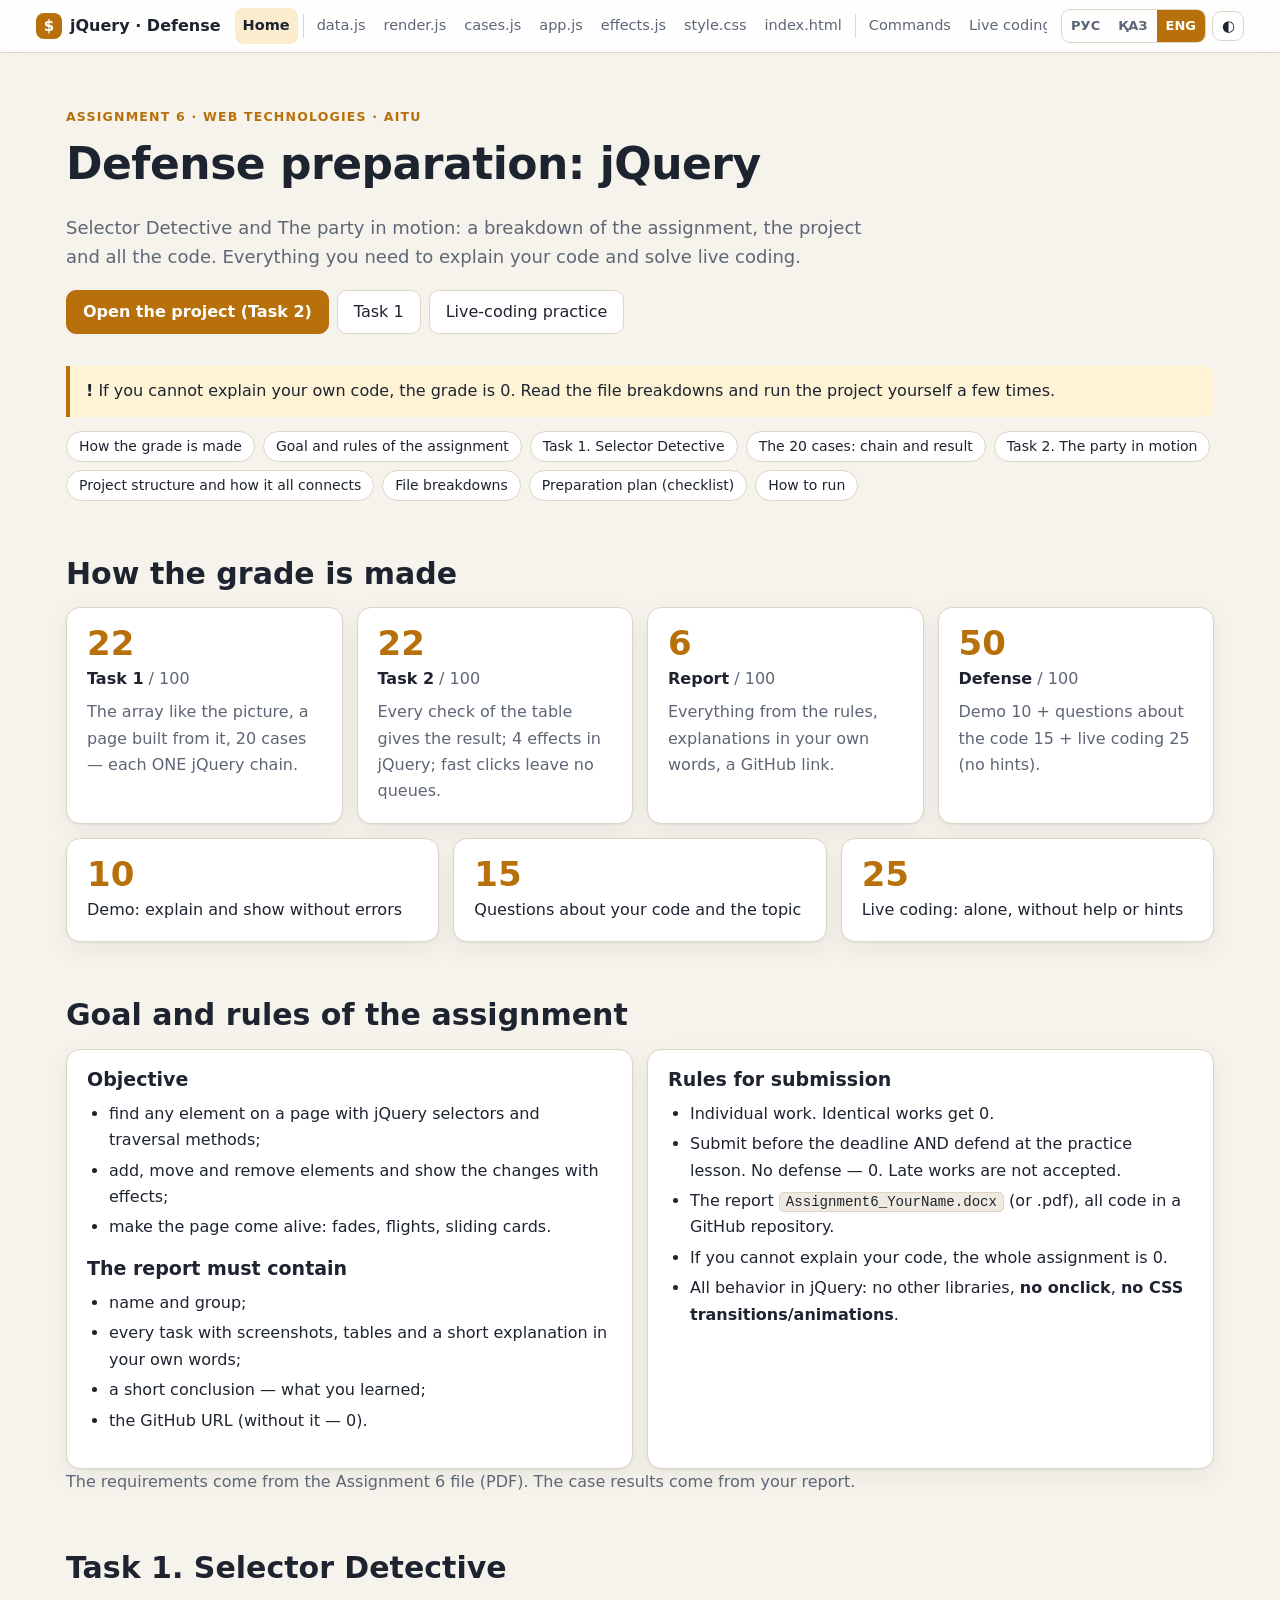
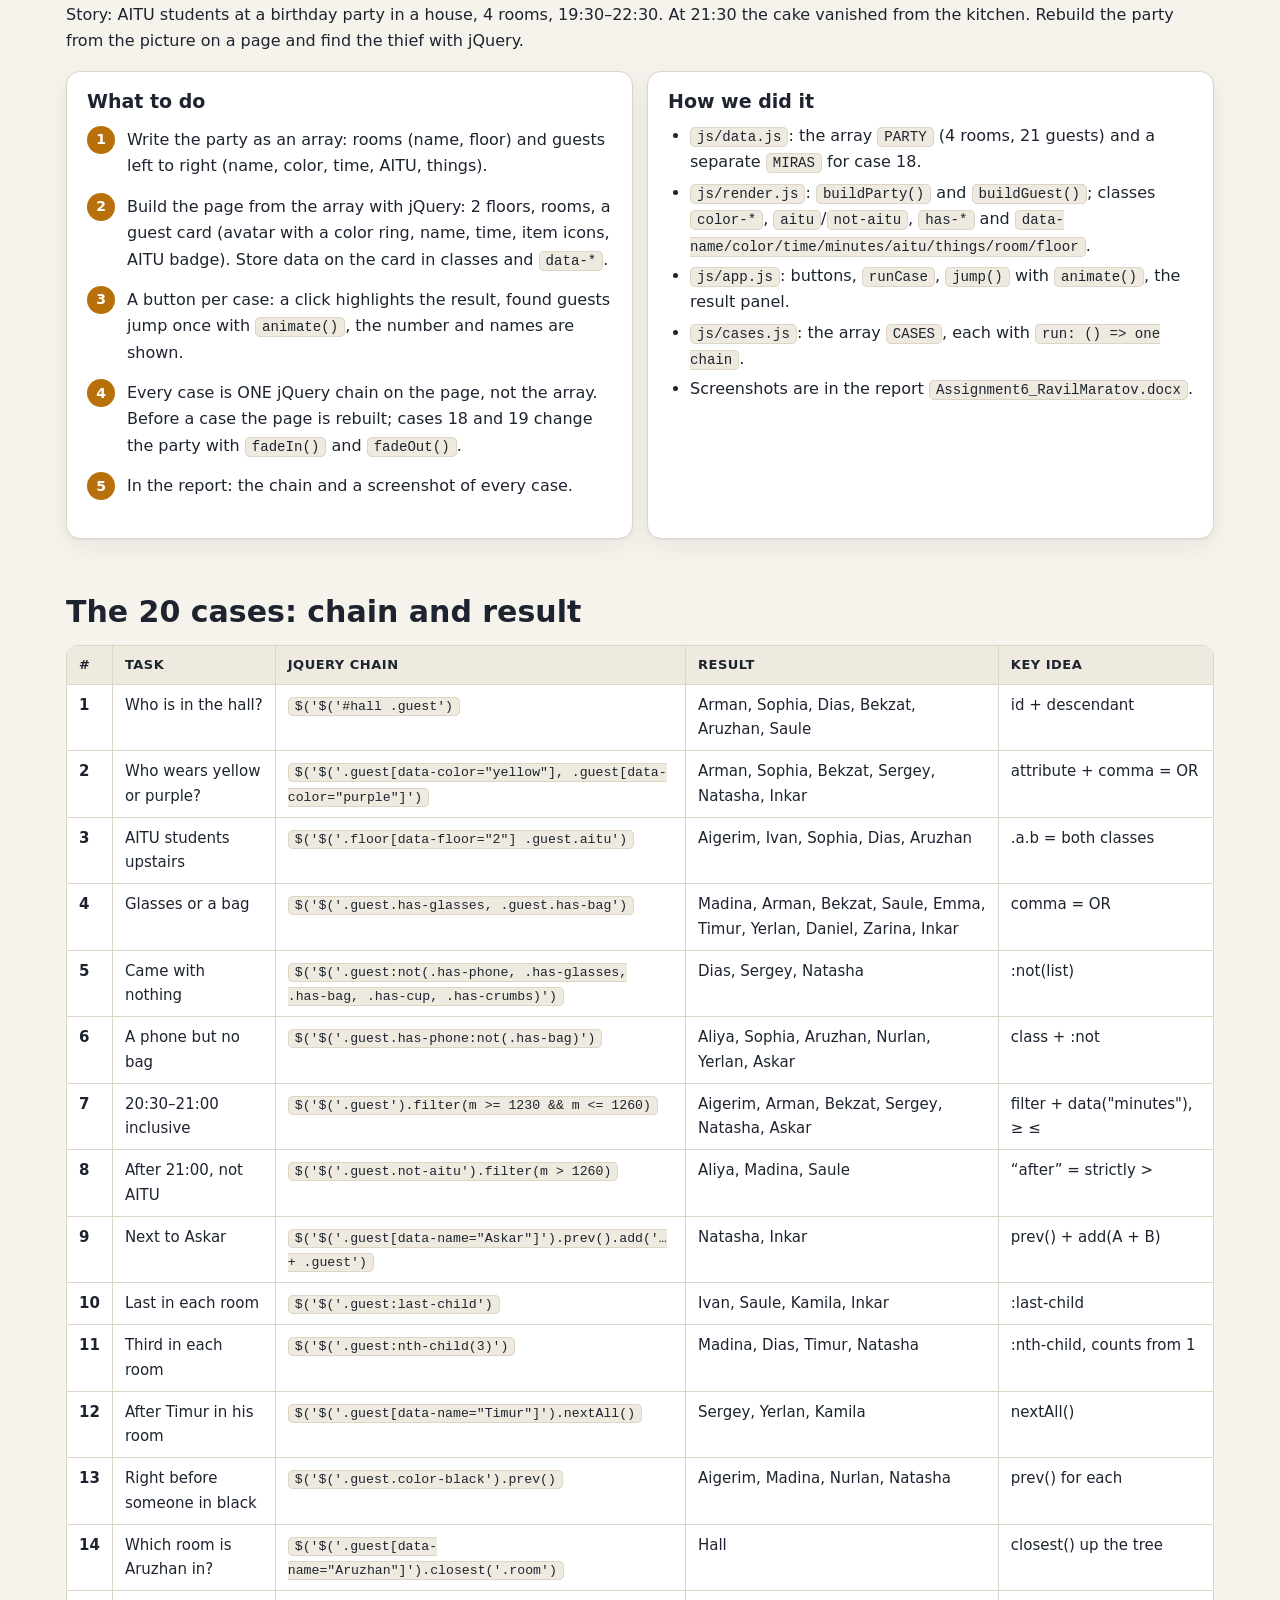
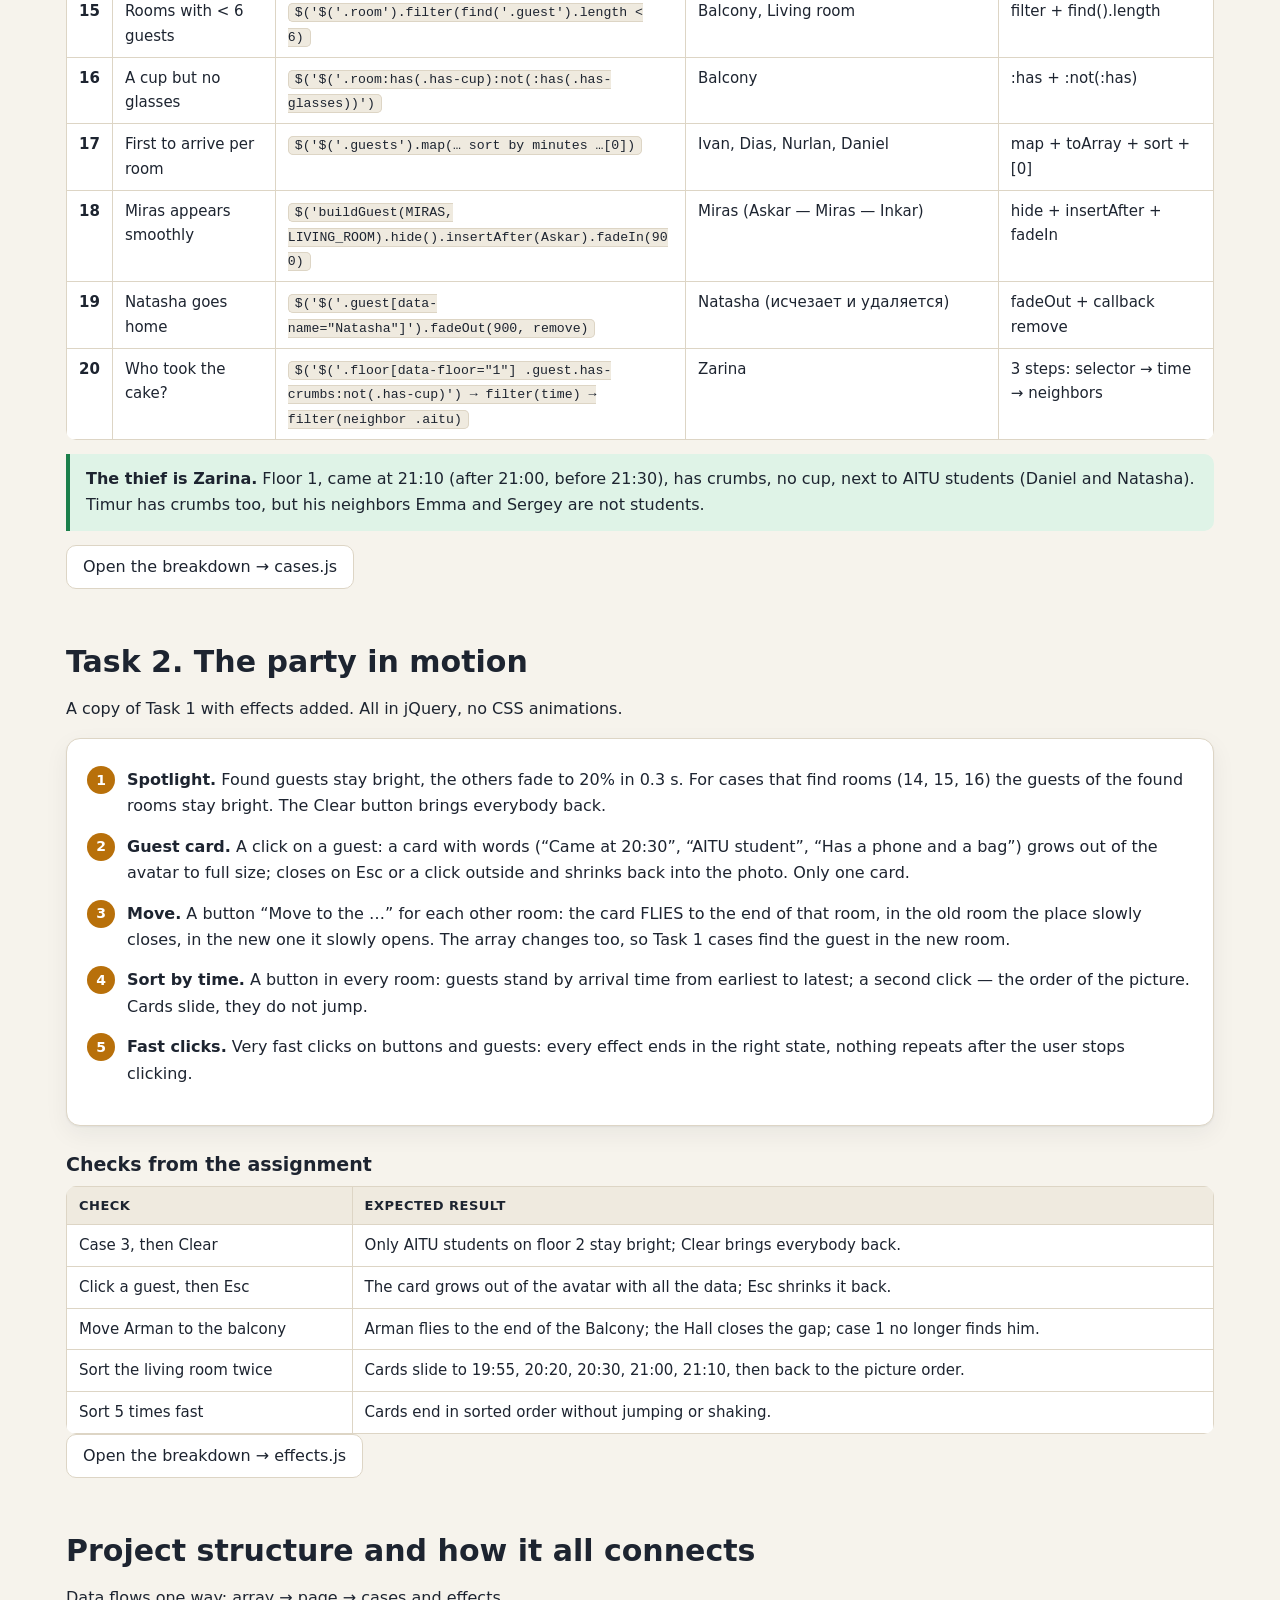
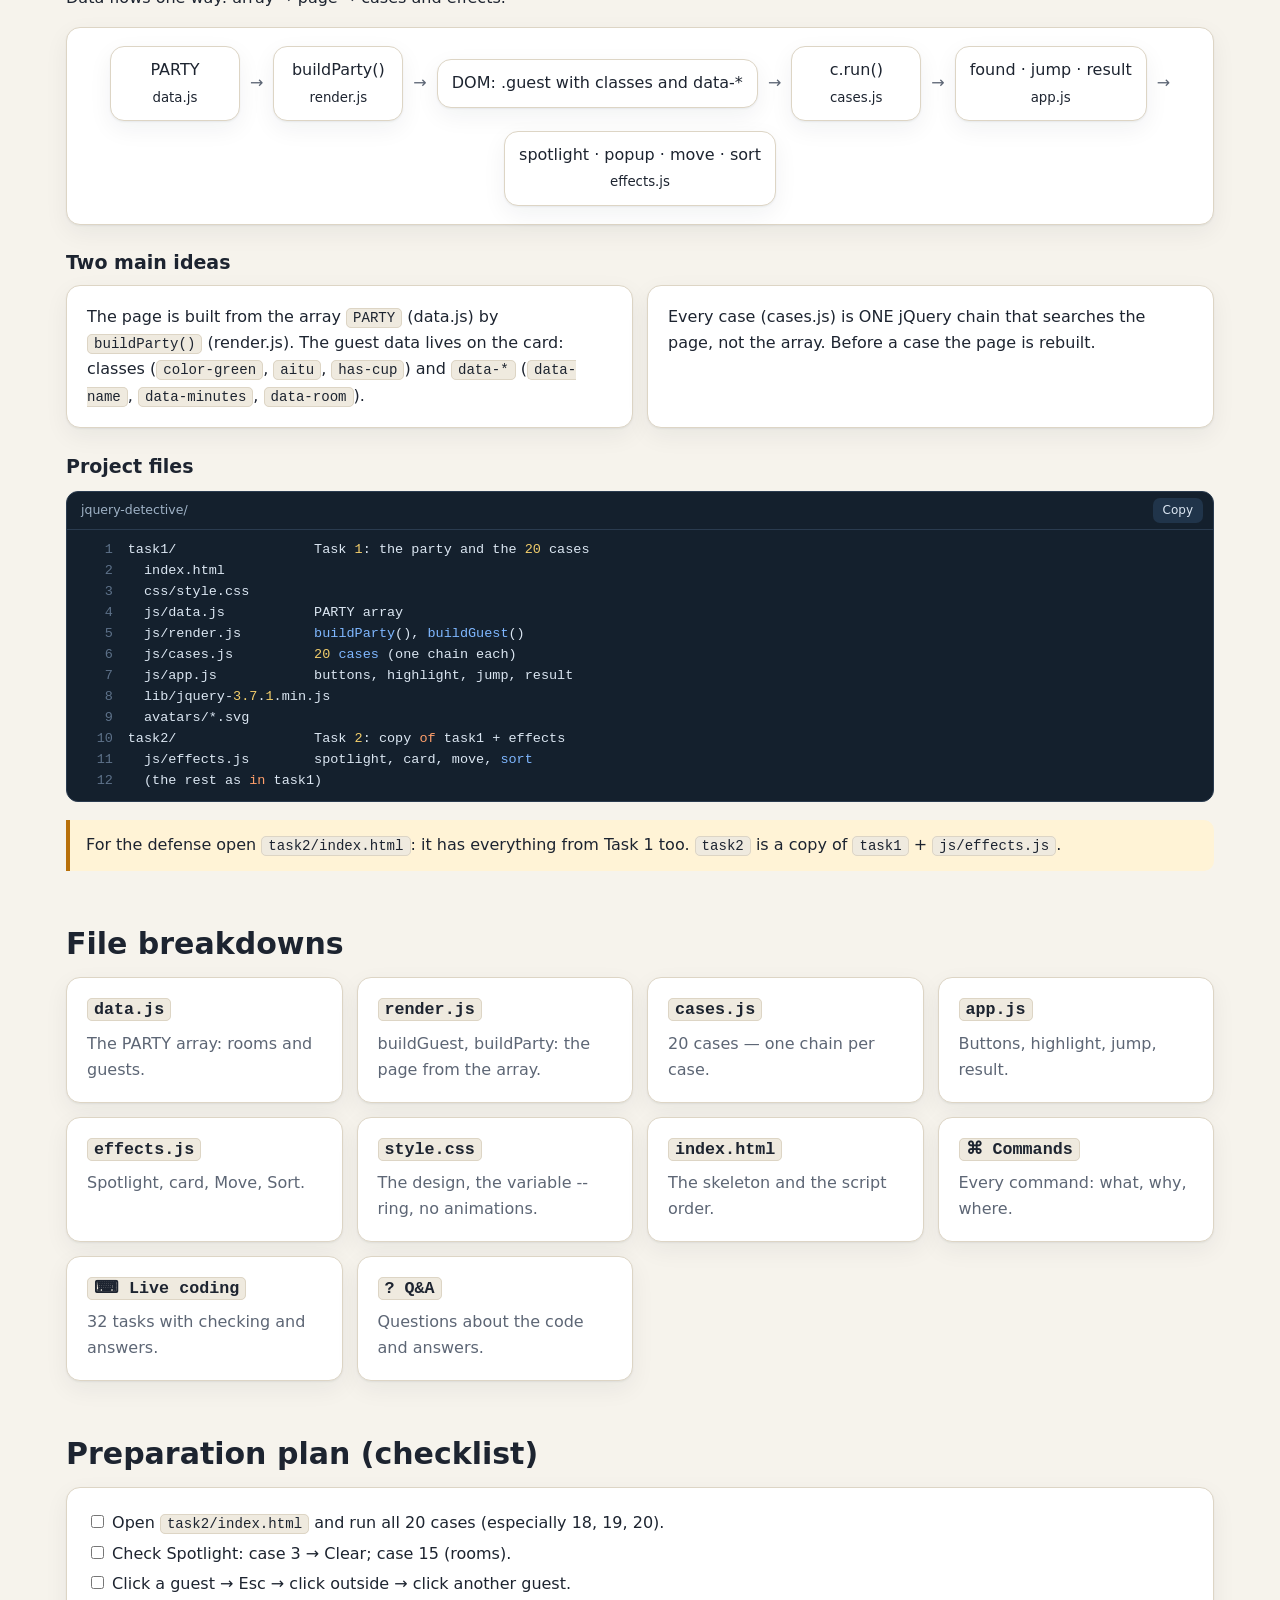
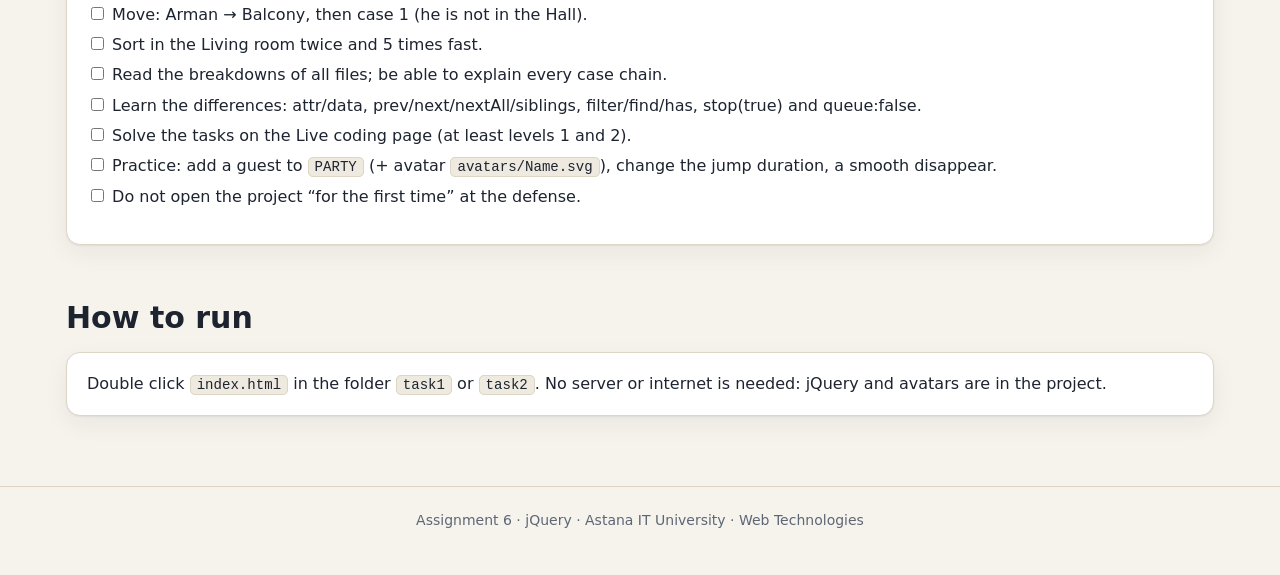
<file: index.html>
<!doctype html>
<html lang="ru">
<head>
<meta charset="utf-8">
<meta name="viewport" content="width=device-width, initial-scale=1">
<title>jQuery Defense — Assignment 6</title>
<meta name="description" content="Assignment 6 (jQuery) defense prep: code breakdowns, commands, live coding. KK / RU / EN.">
<link rel="icon" href="data:image/svg+xml,%3Csvg xmlns='http://www.w3.org/2000/svg' viewBox='0 0 32 32'%3E%3Crect width='32' height='32' rx='8' fill='%23b8700a'/%3E%3Ctext x='16' y='23' font-size='20' font-family='monospace' font-weight='700' text-anchor='middle' fill='white'%3E$%3C/text%3E%3C/svg%3E">
<link rel="stylesheet" href="assets/css/site.css">
</head>
<body data-page="home">
<header id="nav"></header>
<main class="wrap" id="app"></main>
<footer class="foot" id="foot"></footer>
<script src="assets/js/sources.js"></script>
<script src="assets/js/core.js"></script>
<script src="assets/js/home.js"></script>
</body>
</html>
</file>
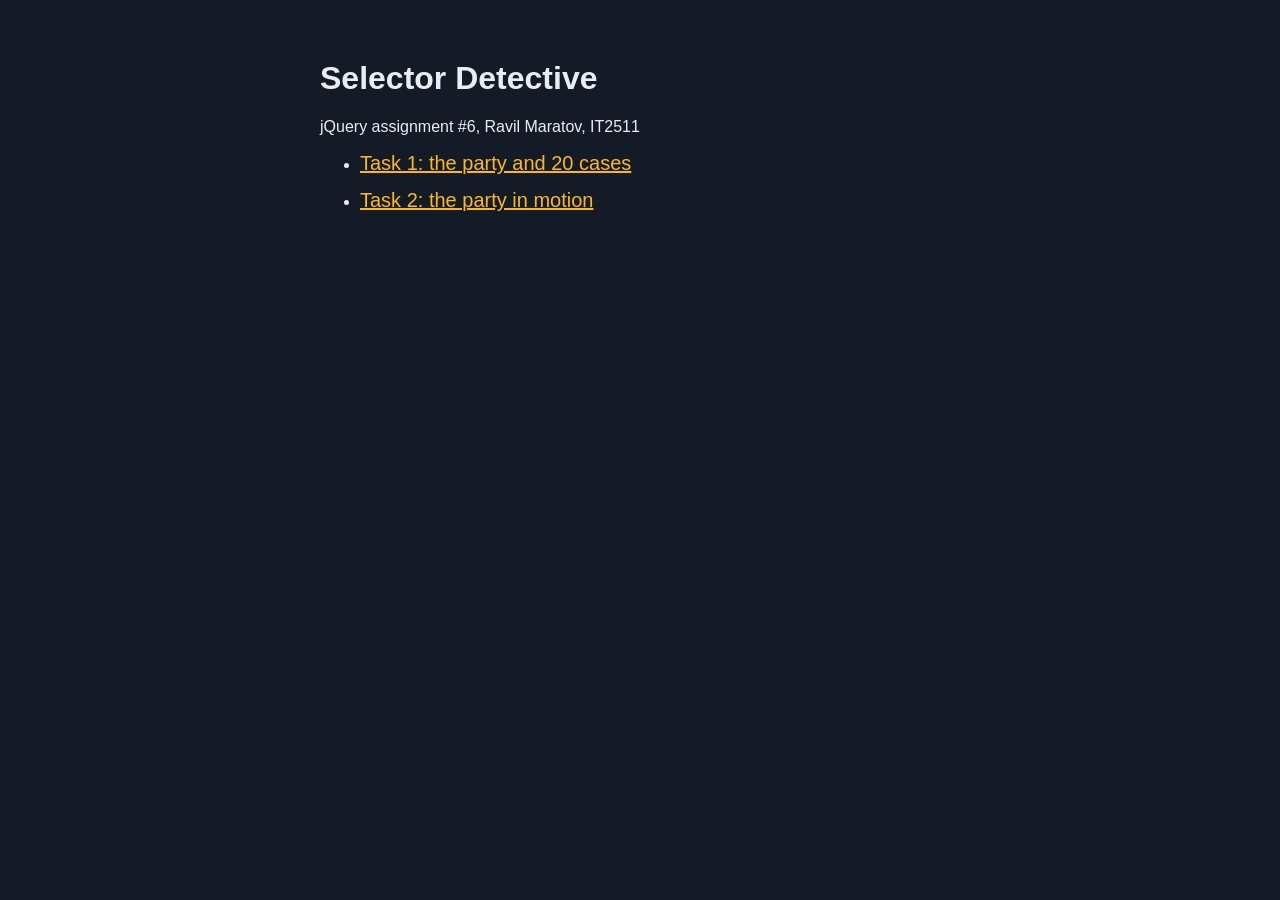
<file: project/index.html>
<!DOCTYPE html>
<html lang="en">
<head>
  <meta charset="utf-8">
  <meta name="viewport" content="width=device-width, initial-scale=1">
  <title>Selector Detective - jQuery assignment 6</title>
  <style>
    body { font-family: "Segoe UI", Arial, sans-serif; background: #131c26; color: #e8edf3; max-width: 640px; margin: 60px auto; padding: 0 20px; }
    a { color: #ffb81c; font-size: 20px; }
    li { margin: 14px 0; }
  </style>
</head>
<body>
  <h1>Selector Detective</h1>
  <p>jQuery assignment #6, Ravil Maratov, IT2511</p>
  <ul>
    <li><a href="task1/index.html">Task 1: the party and 20 cases</a></li>
    <li><a href="task2/index.html">Task 2: the party in motion</a></li>
  </ul>
</body>
</html>
</file>
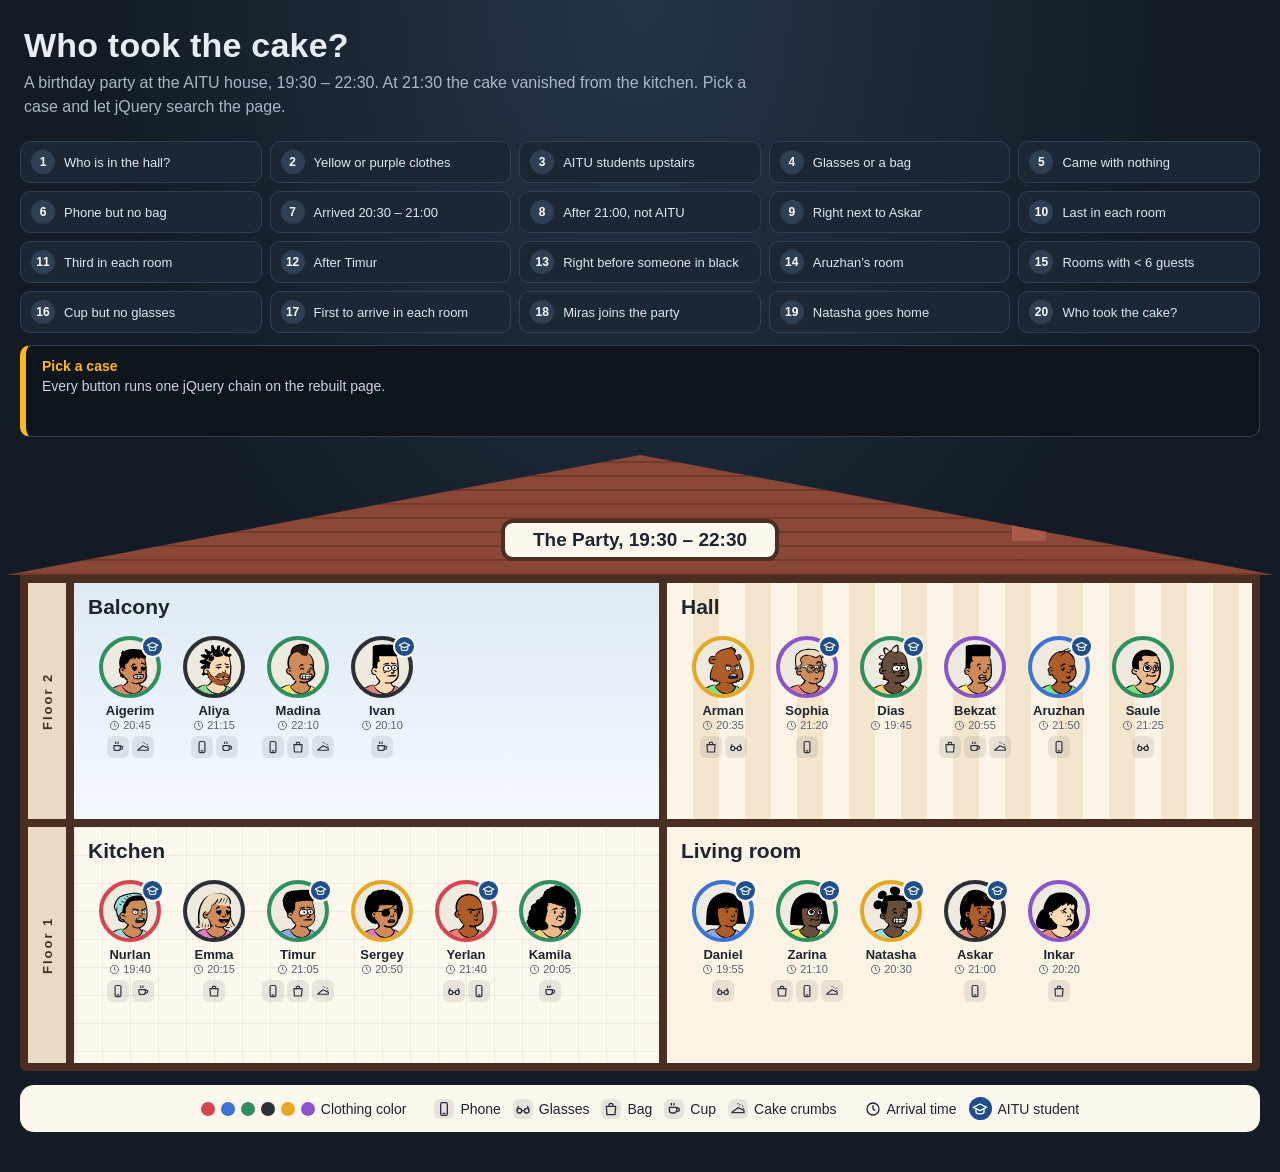
<file: project/task1/index.html>
<!DOCTYPE html>
<html lang="en">
<head>
  <meta charset="utf-8">
  <meta name="viewport" content="width=device-width, initial-scale=1">
  <title>Selector Detective - who took the cake?</title>
  <link rel="stylesheet" href="css/style.css">
</head>
<body>
  <header class="top">
    <h1>Who took the cake?</h1>
    <p>A birthday party at the AITU house, 19:30 – 22:30. At 21:30 the cake vanished from the kitchen. Pick a case and let jQuery search the page.</p>
  </header>

  <nav id="cases" class="cases" aria-label="Cases"></nav>

  <section id="result" class="result" aria-live="polite">
    <div class="result-case">Pick a case</div>
    <div class="result-q">Every button runs one jQuery chain on the rebuilt page.</div>
    <div class="result-a"></div>
  </section>

  <main class="house">
    <div class="roof"><div class="chimney"></div><div class="sign">The Party, 19:30 – 22:30</div></div>
    <div id="floors" class="floors"></div>
  </main>

  <footer id="legend" class="legend"></footer>

  <script src="lib/jquery-3.7.1.min.js"></script>
  <script src="js/data.js"></script>
  <script src="js/render.js"></script>
  <script src="js/cases.js"></script>
  <script src="js/app.js"></script>
</body>
</html>
</file>
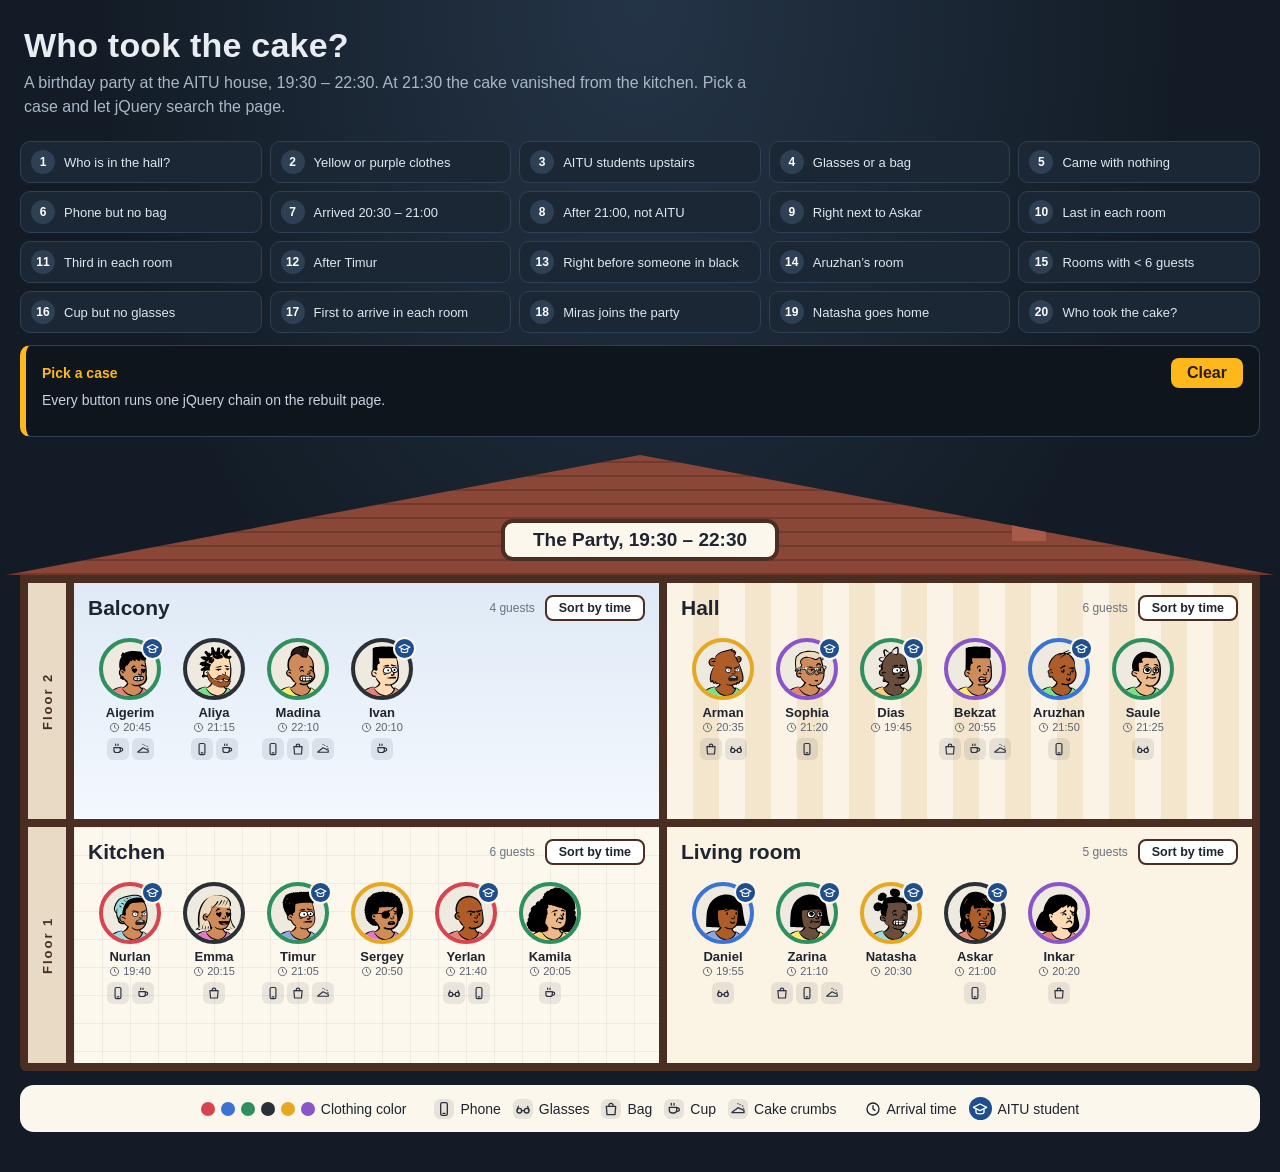
<file: project/task2/index.html>
<!DOCTYPE html>
<html lang="en">
<head>
  <meta charset="utf-8">
  <meta name="viewport" content="width=device-width, initial-scale=1">
  <title>The party in motion - who took the cake?</title>
  <link rel="stylesheet" href="css/style.css">
</head>
<body>
  <header class="top">
    <h1>Who took the cake?</h1>
    <p>A birthday party at the AITU house, 19:30 – 22:30. At 21:30 the cake vanished from the kitchen. Pick a case and let jQuery search the page.</p>
  </header>

  <nav id="cases" class="cases" aria-label="Cases"></nav>

  <section id="result" class="result" aria-live="polite">
    <div class="result-top"><div class="result-case">Pick a case</div><button type="button" id="clear" class="clear-btn">Clear</button></div>
    <div class="result-q">Every button runs one jQuery chain on the rebuilt page.</div>
    <div class="result-a"></div>
  </section>

  <main class="house">
    <div class="roof"><div class="chimney"></div><div class="sign">The Party, 19:30 – 22:30</div></div>
    <div id="floors" class="floors"></div>
  </main>

  <footer id="legend" class="legend"></footer>

  <script src="lib/jquery-3.7.1.min.js"></script>
  <script src="js/data.js"></script>
  <script src="js/render.js"></script>
  <script src="js/cases.js"></script>
  <script src="js/effects.js"></script>
  <script src="js/app.js"></script>
</body>
</html>
</file>
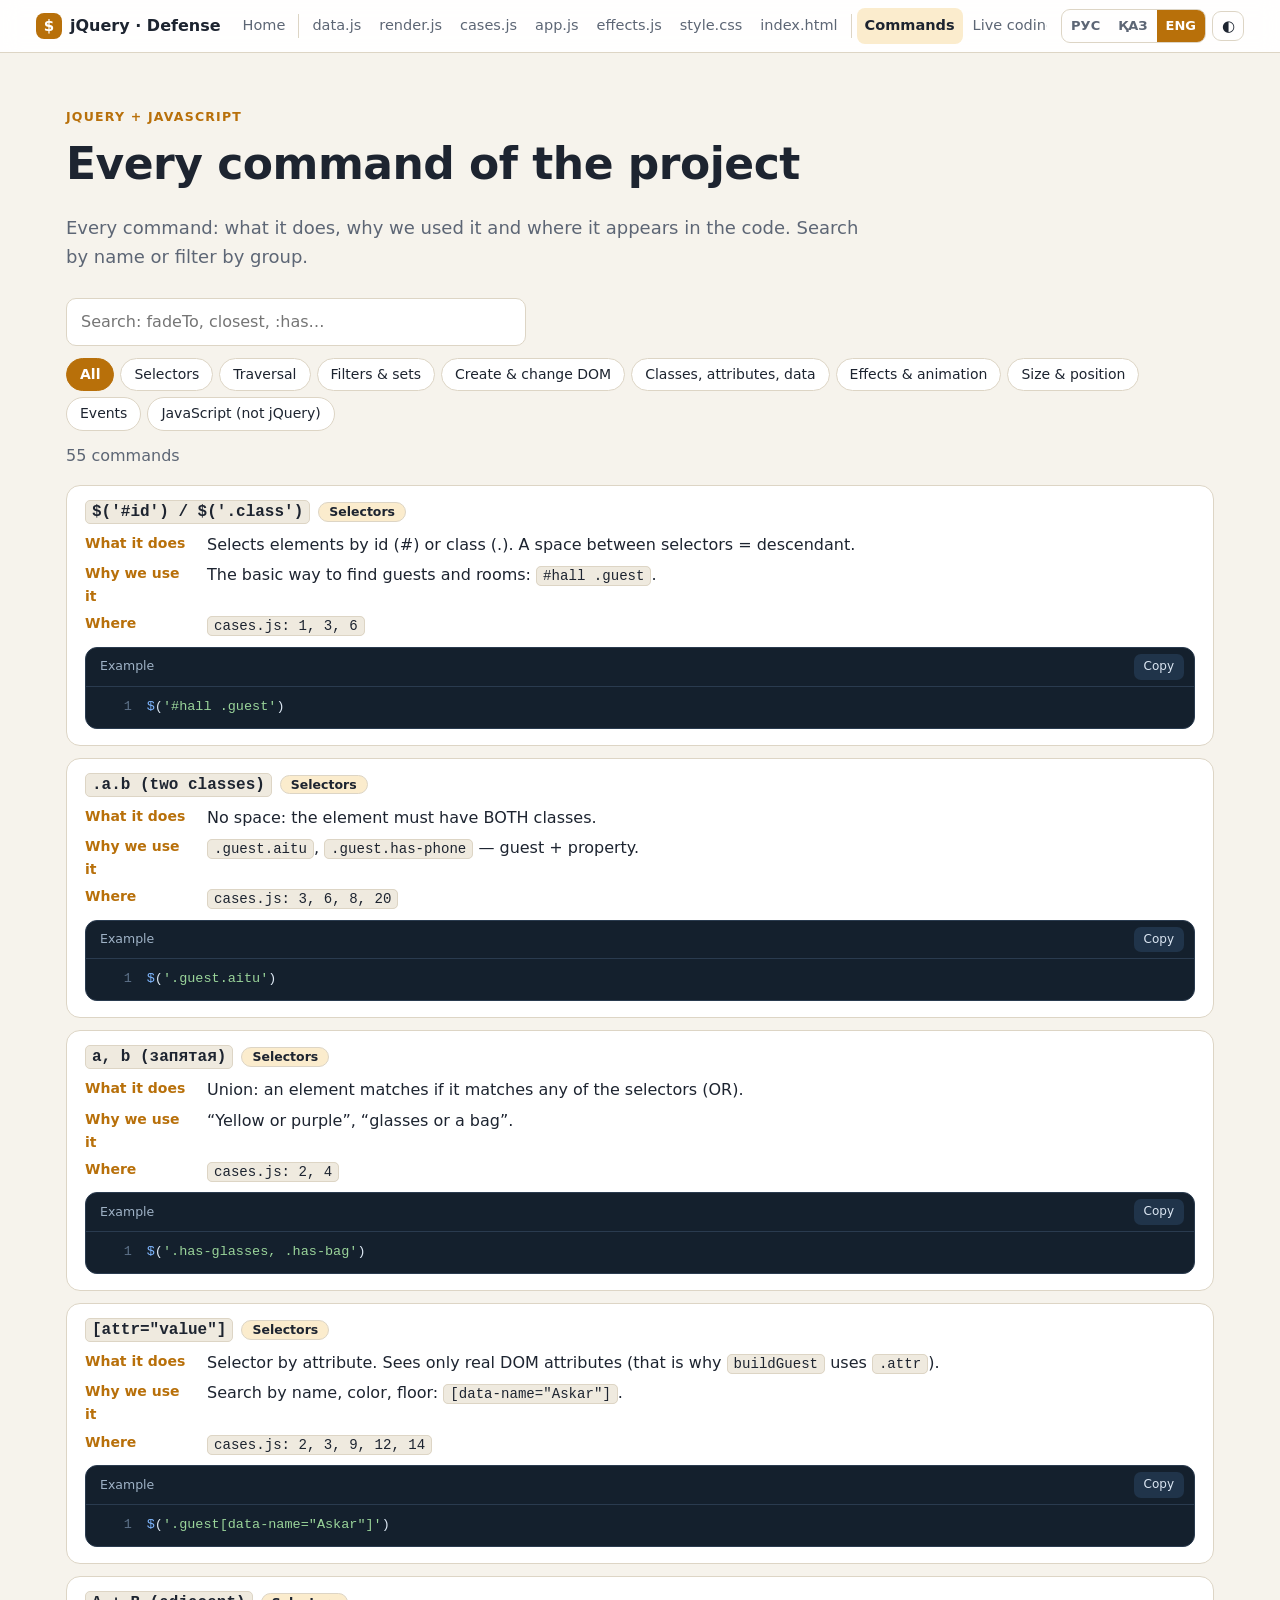
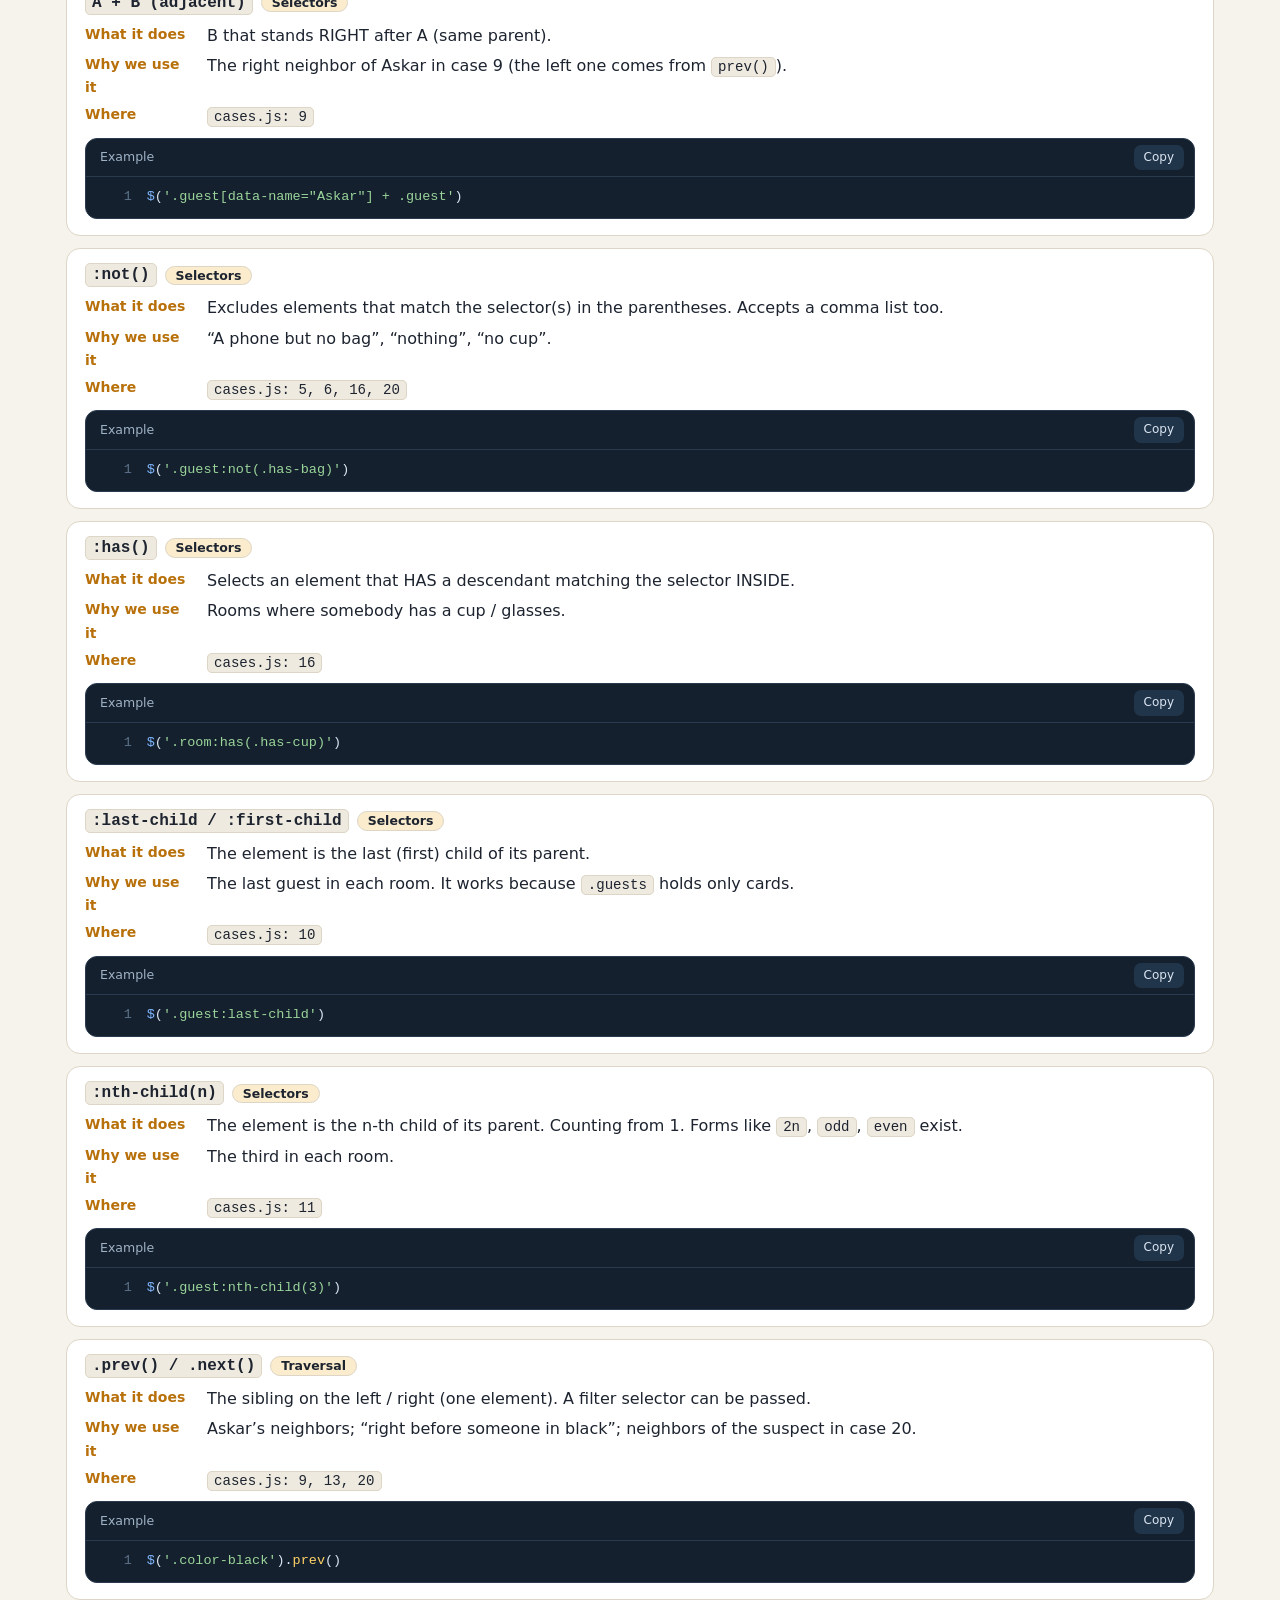
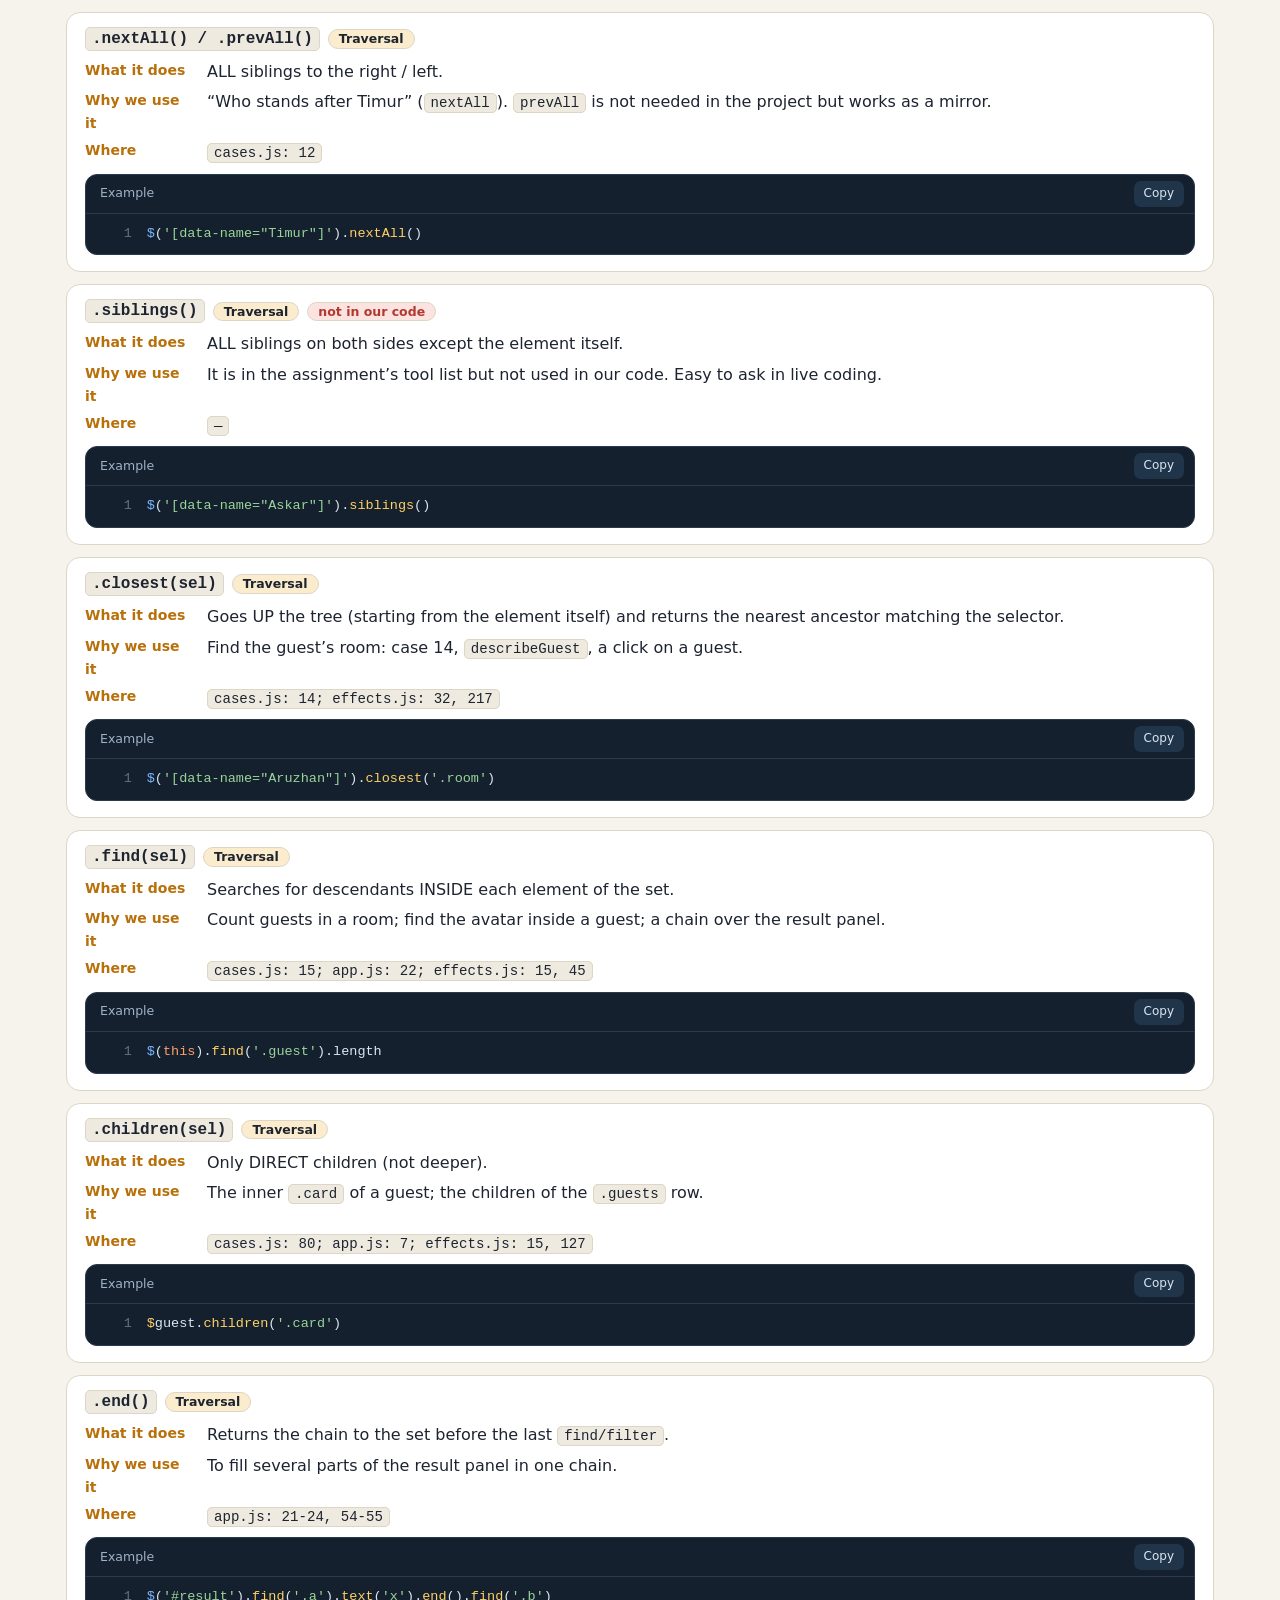
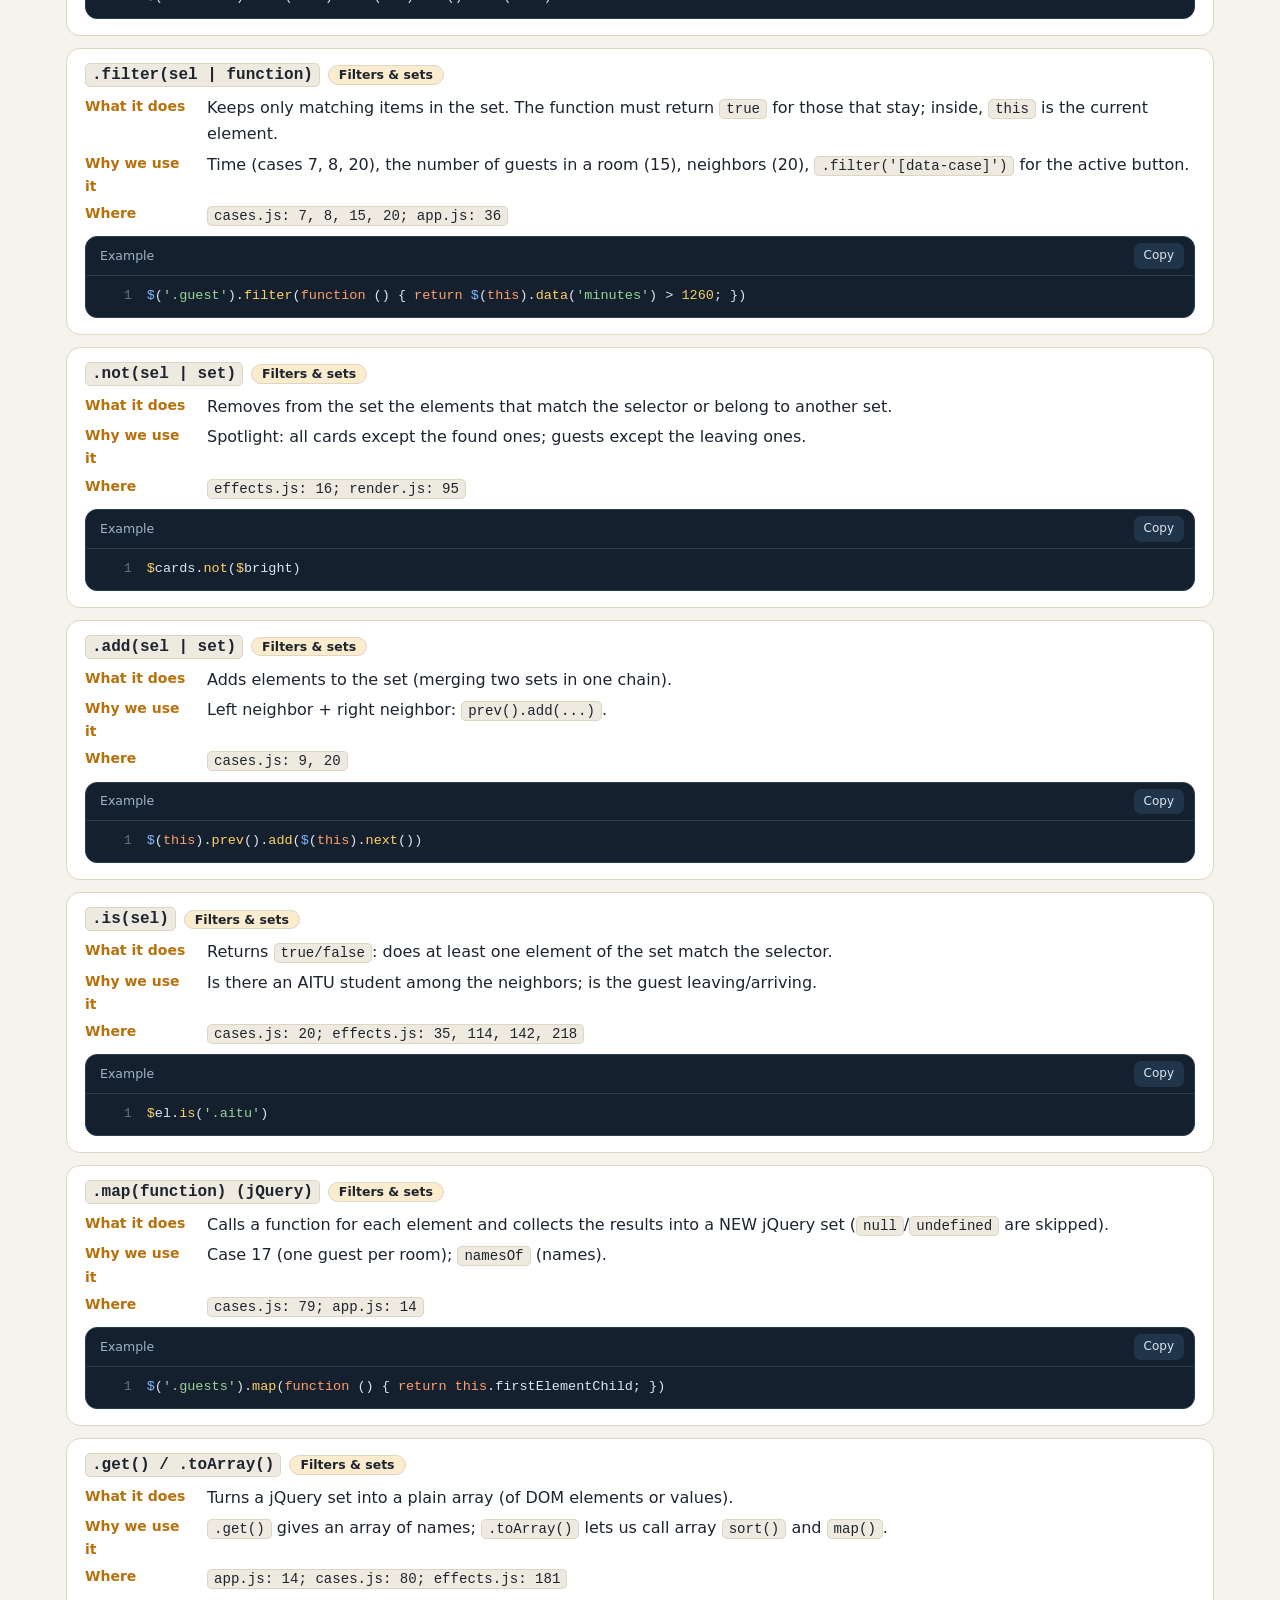
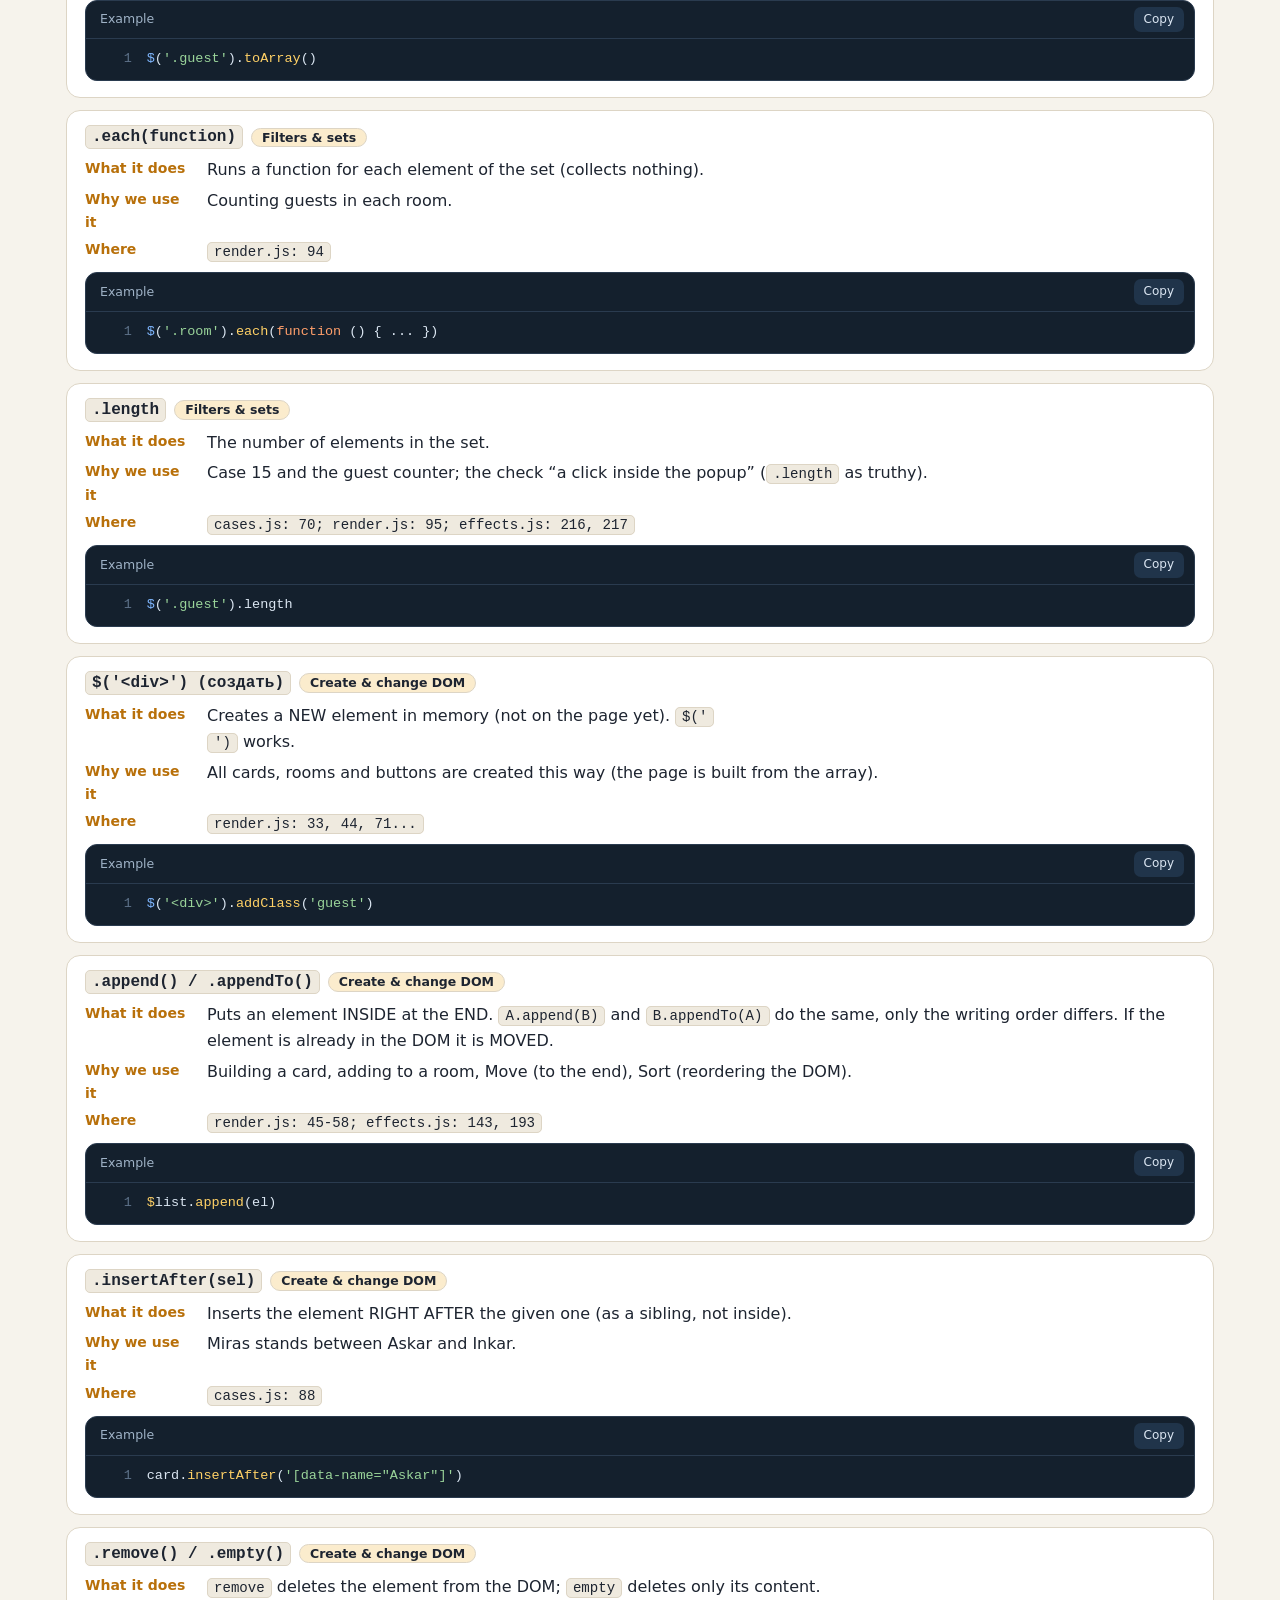
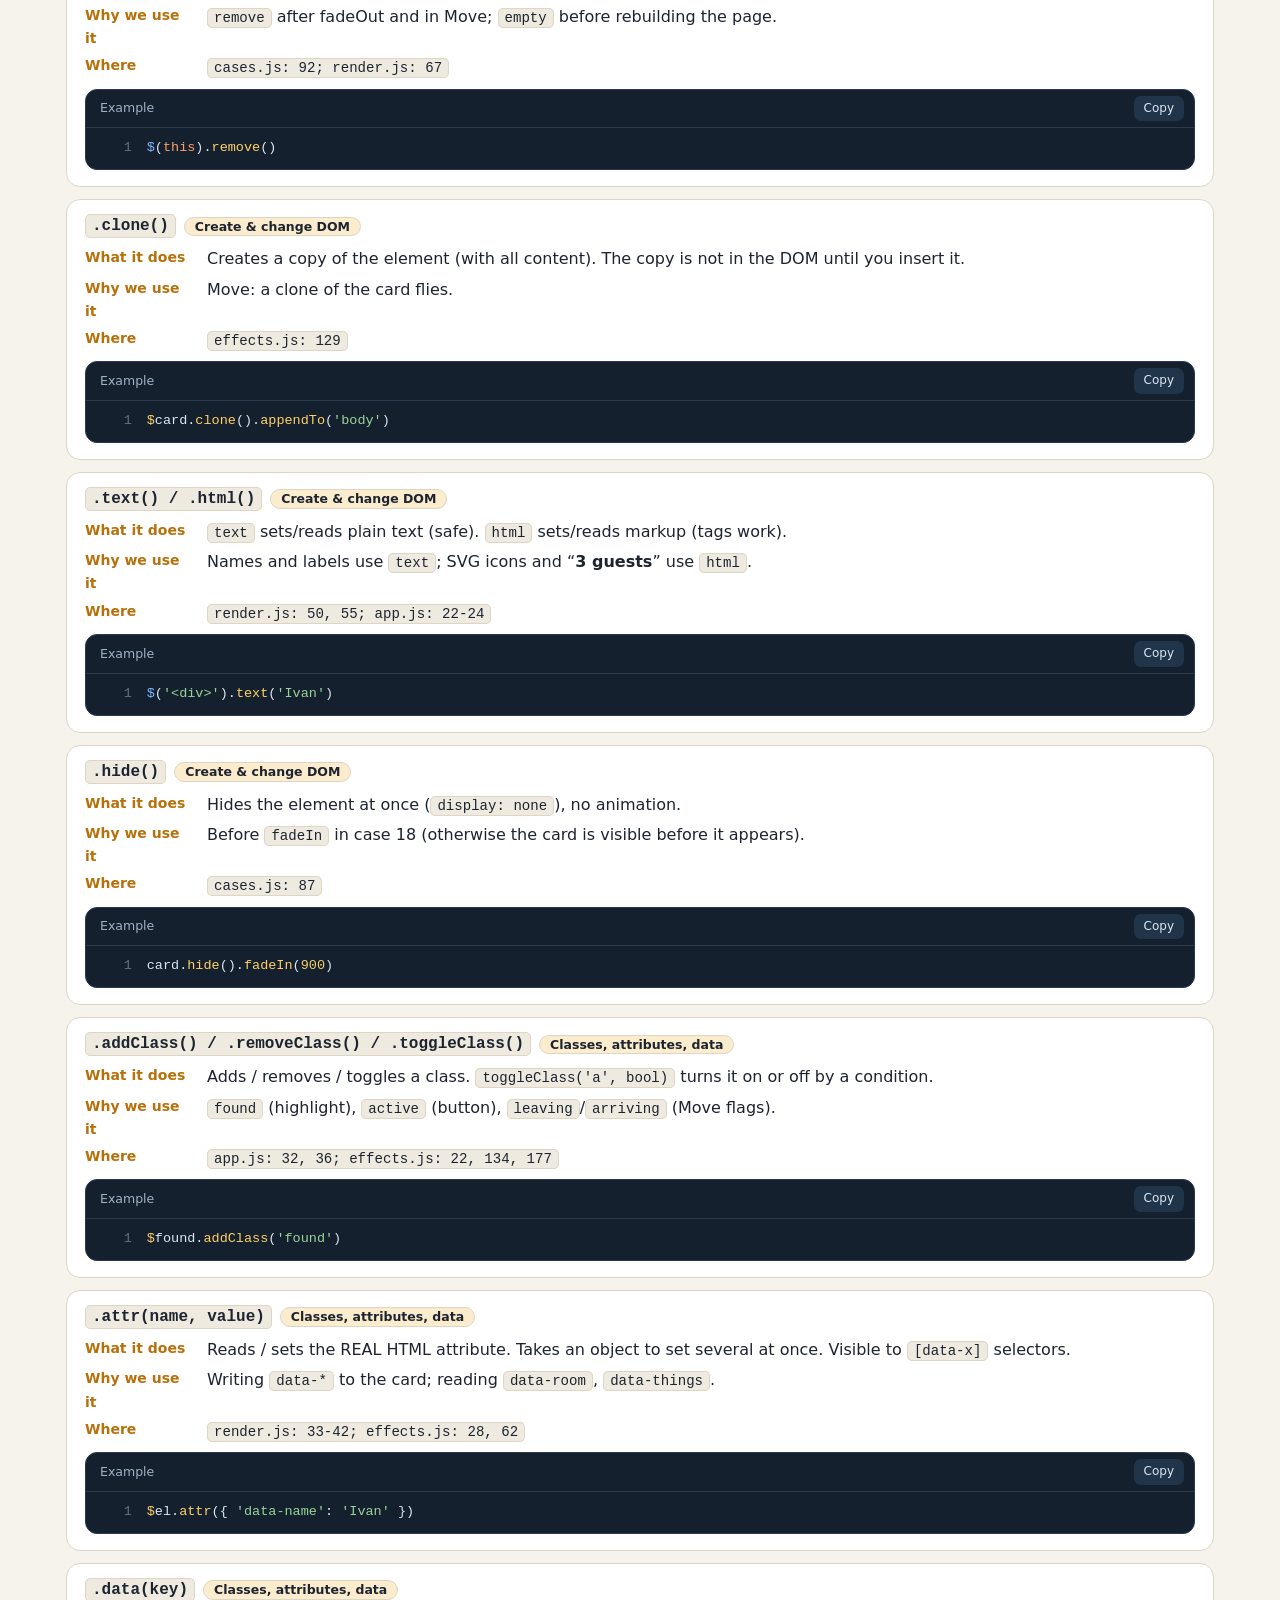
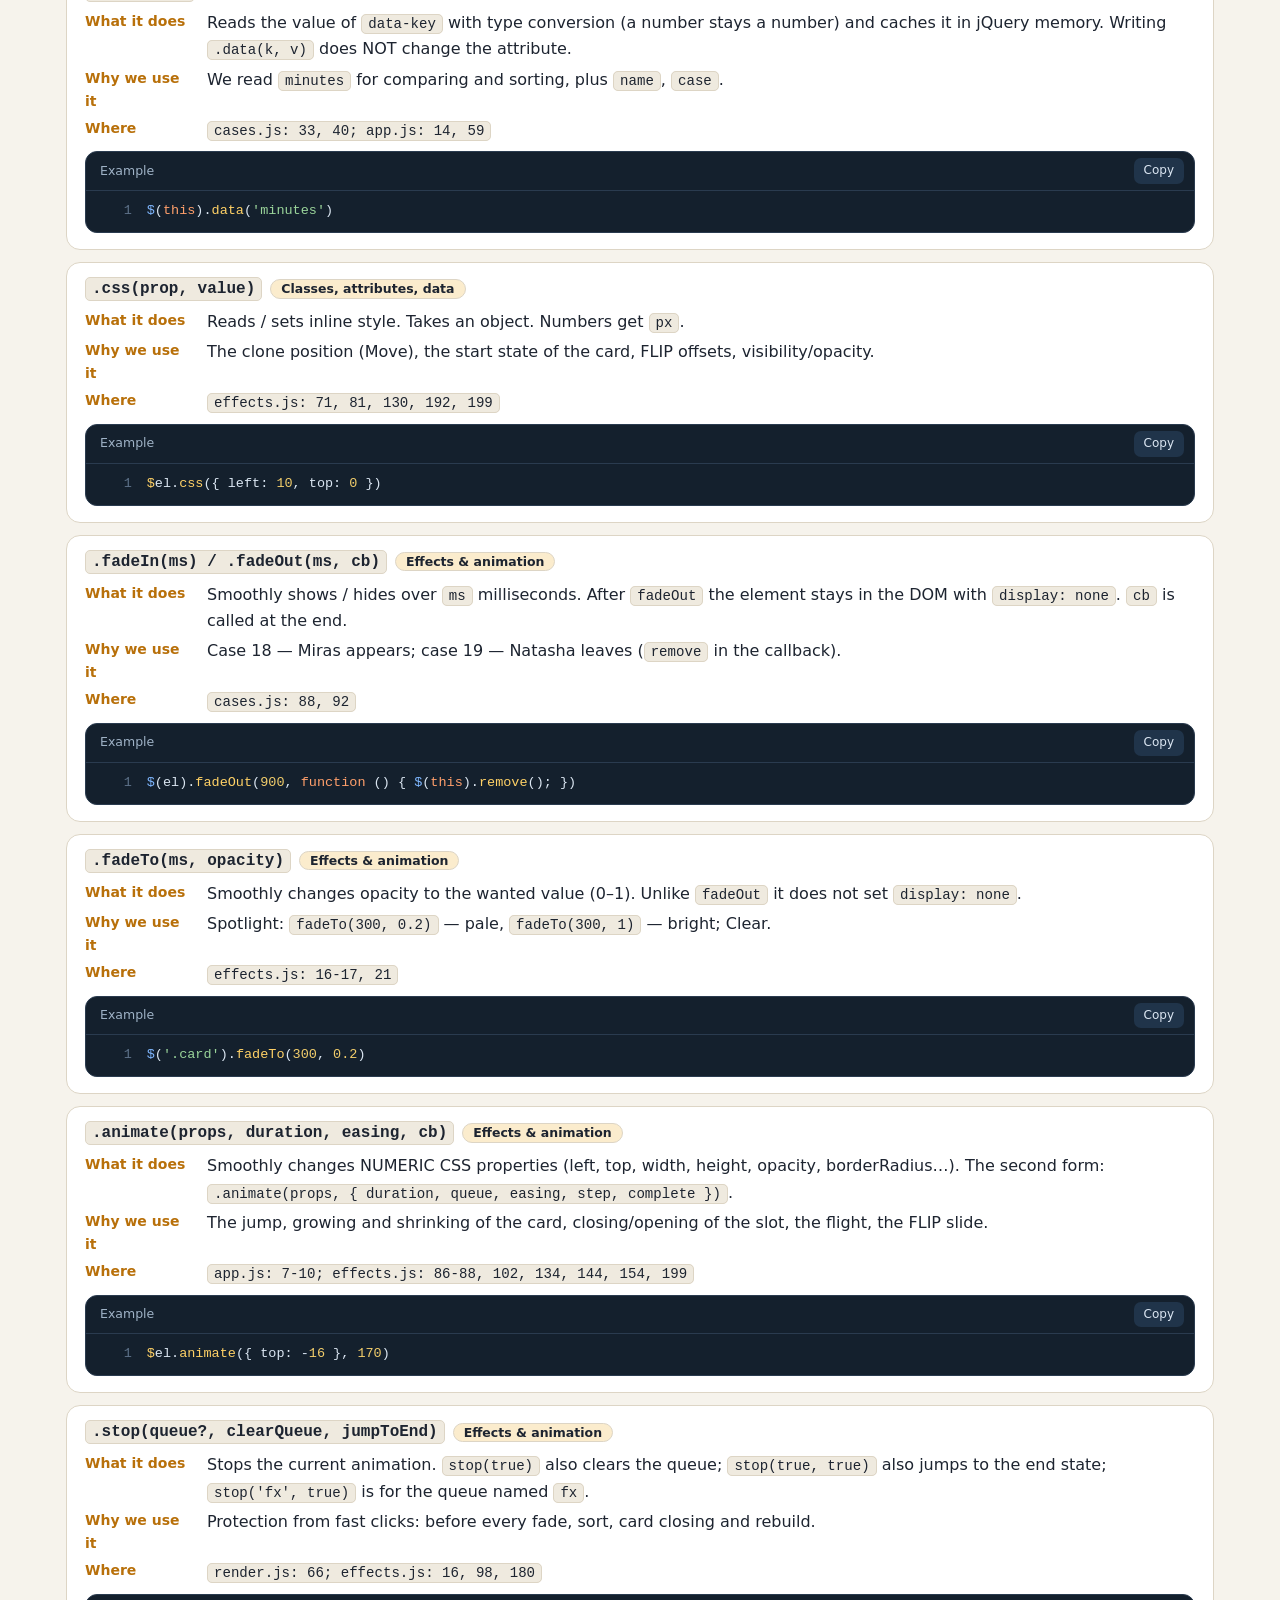
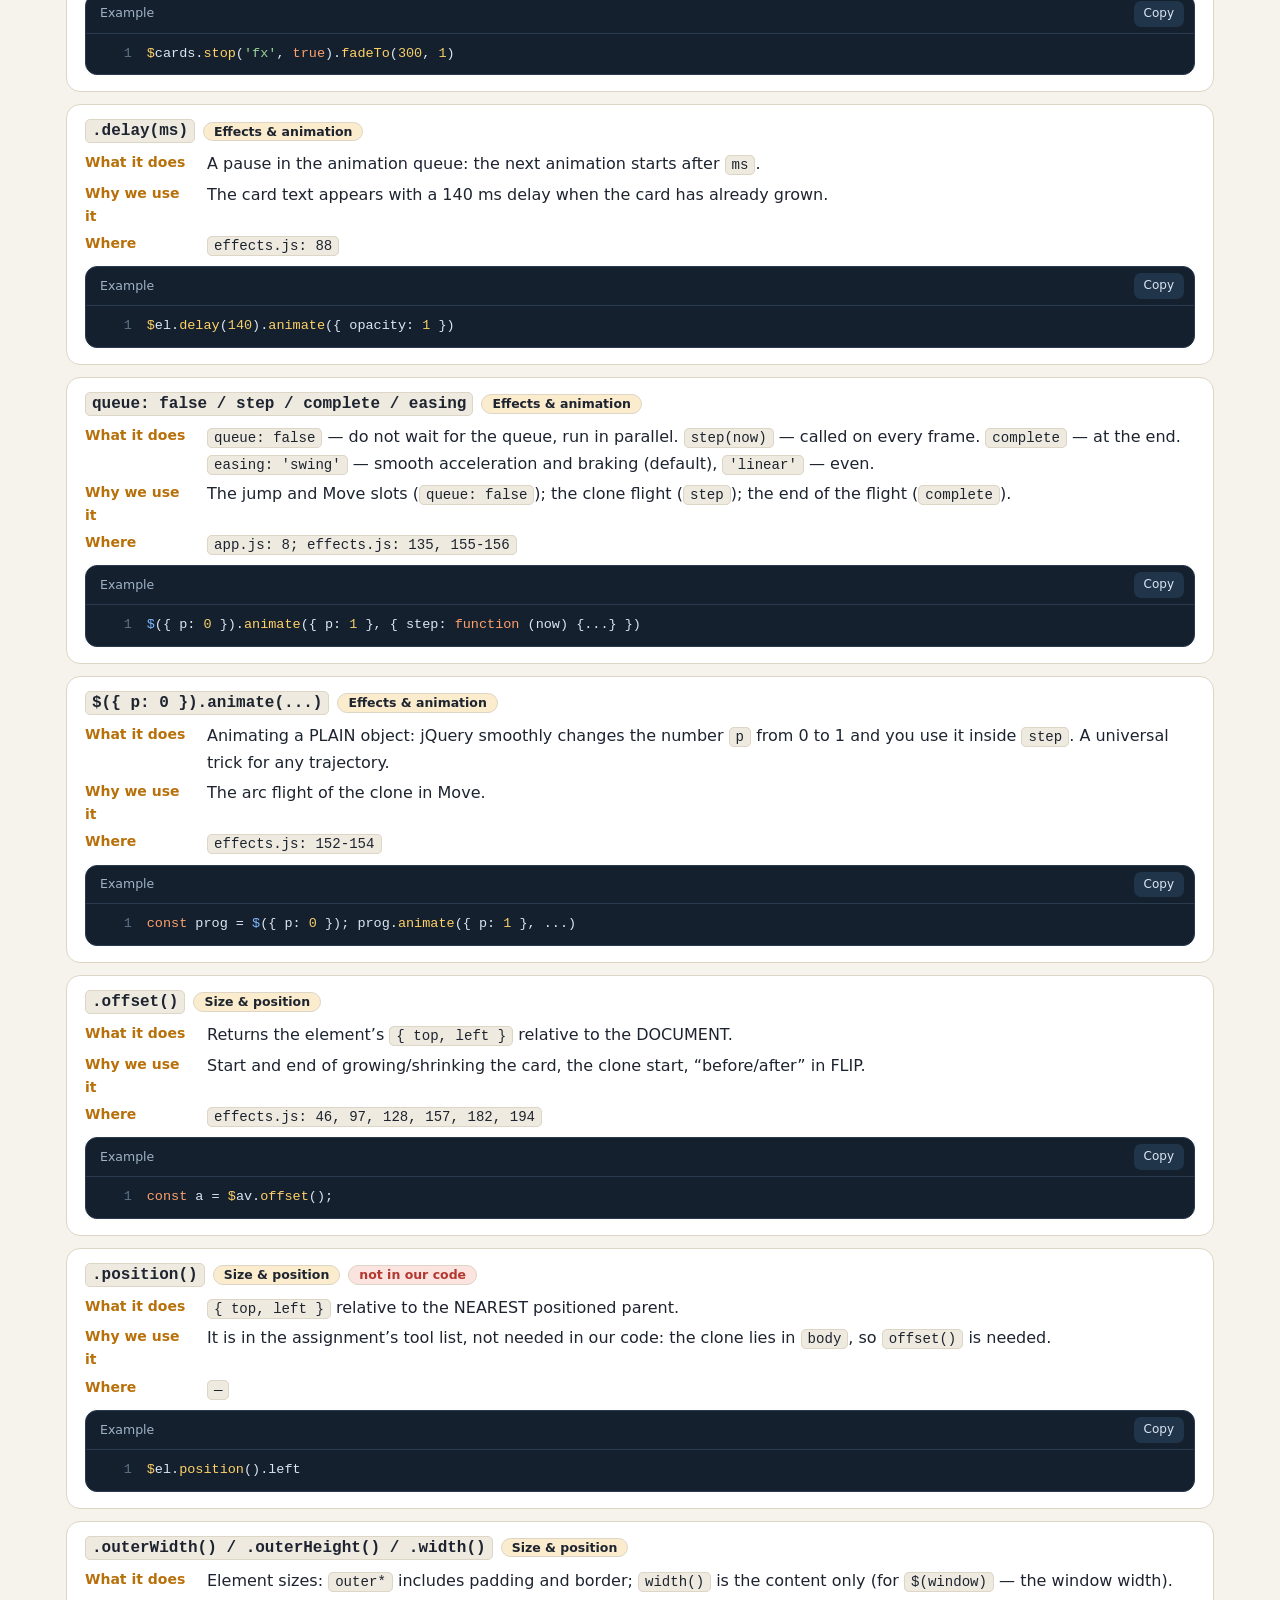
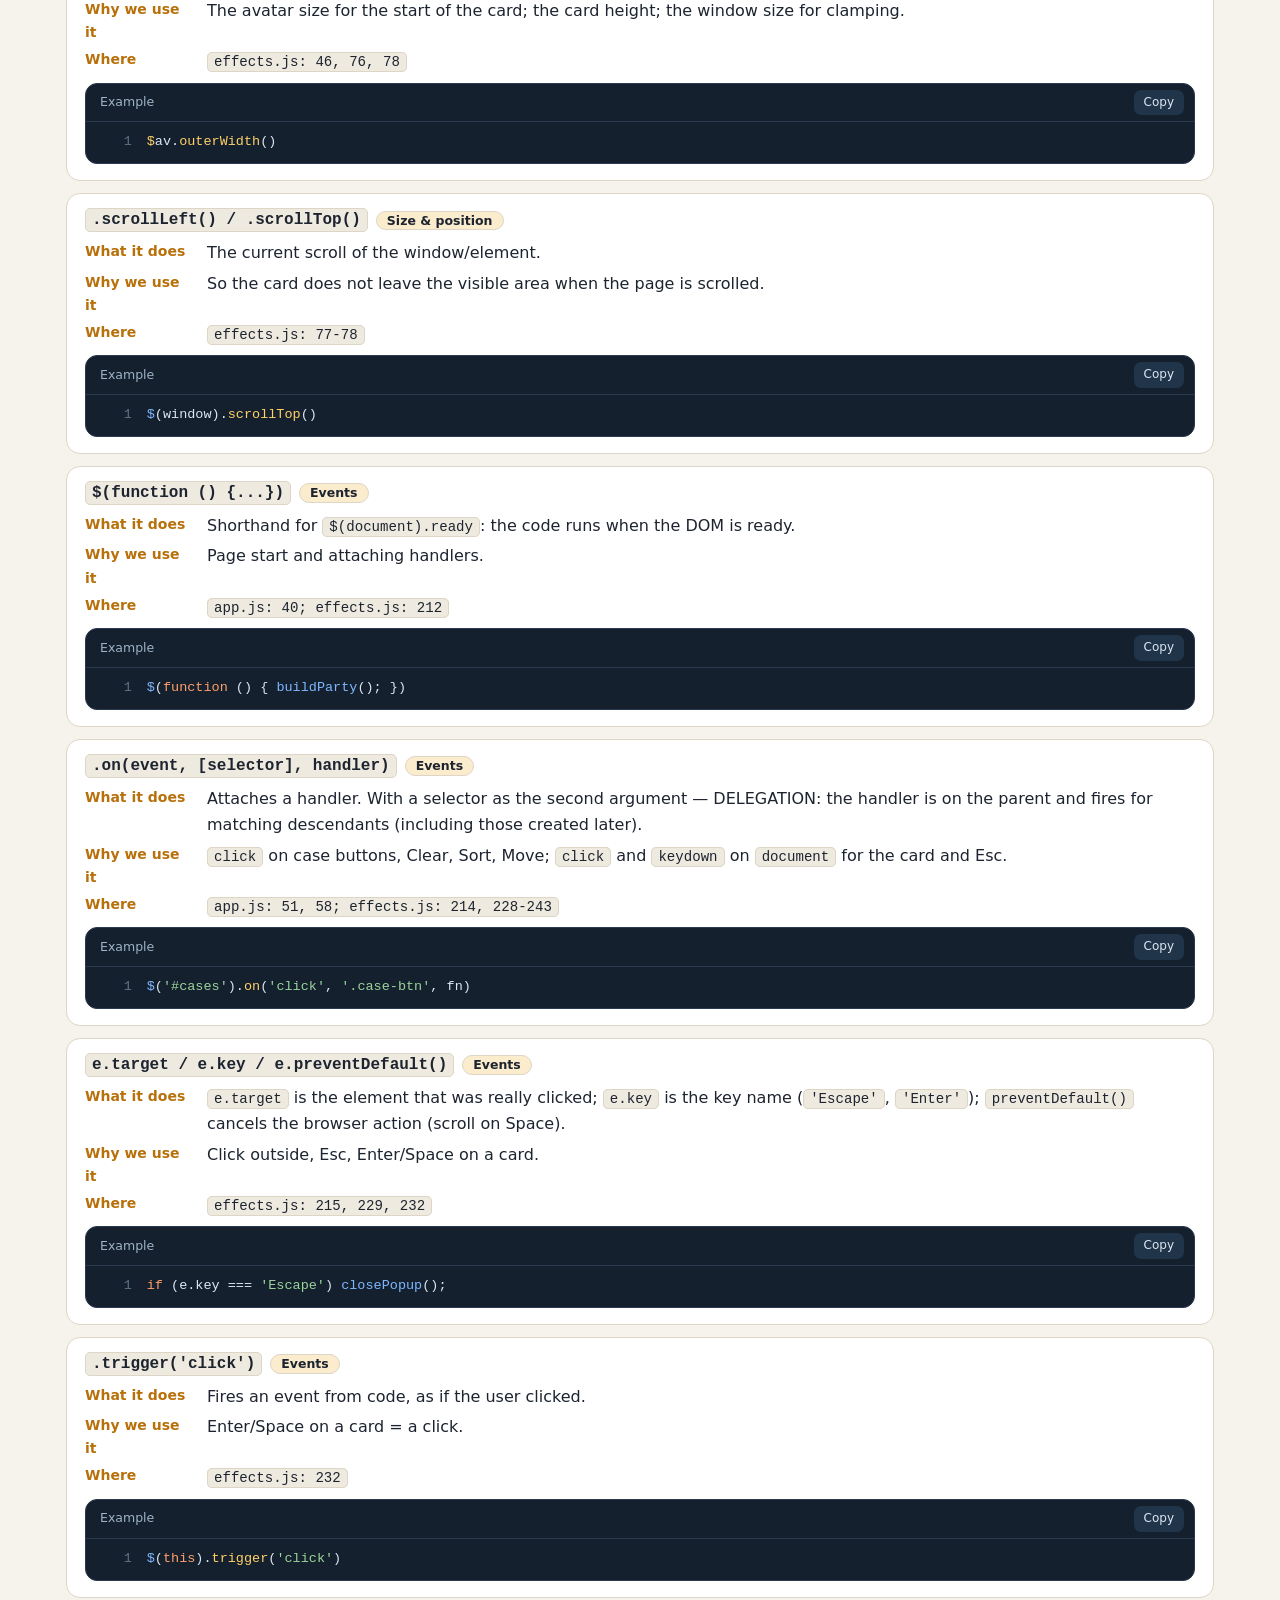
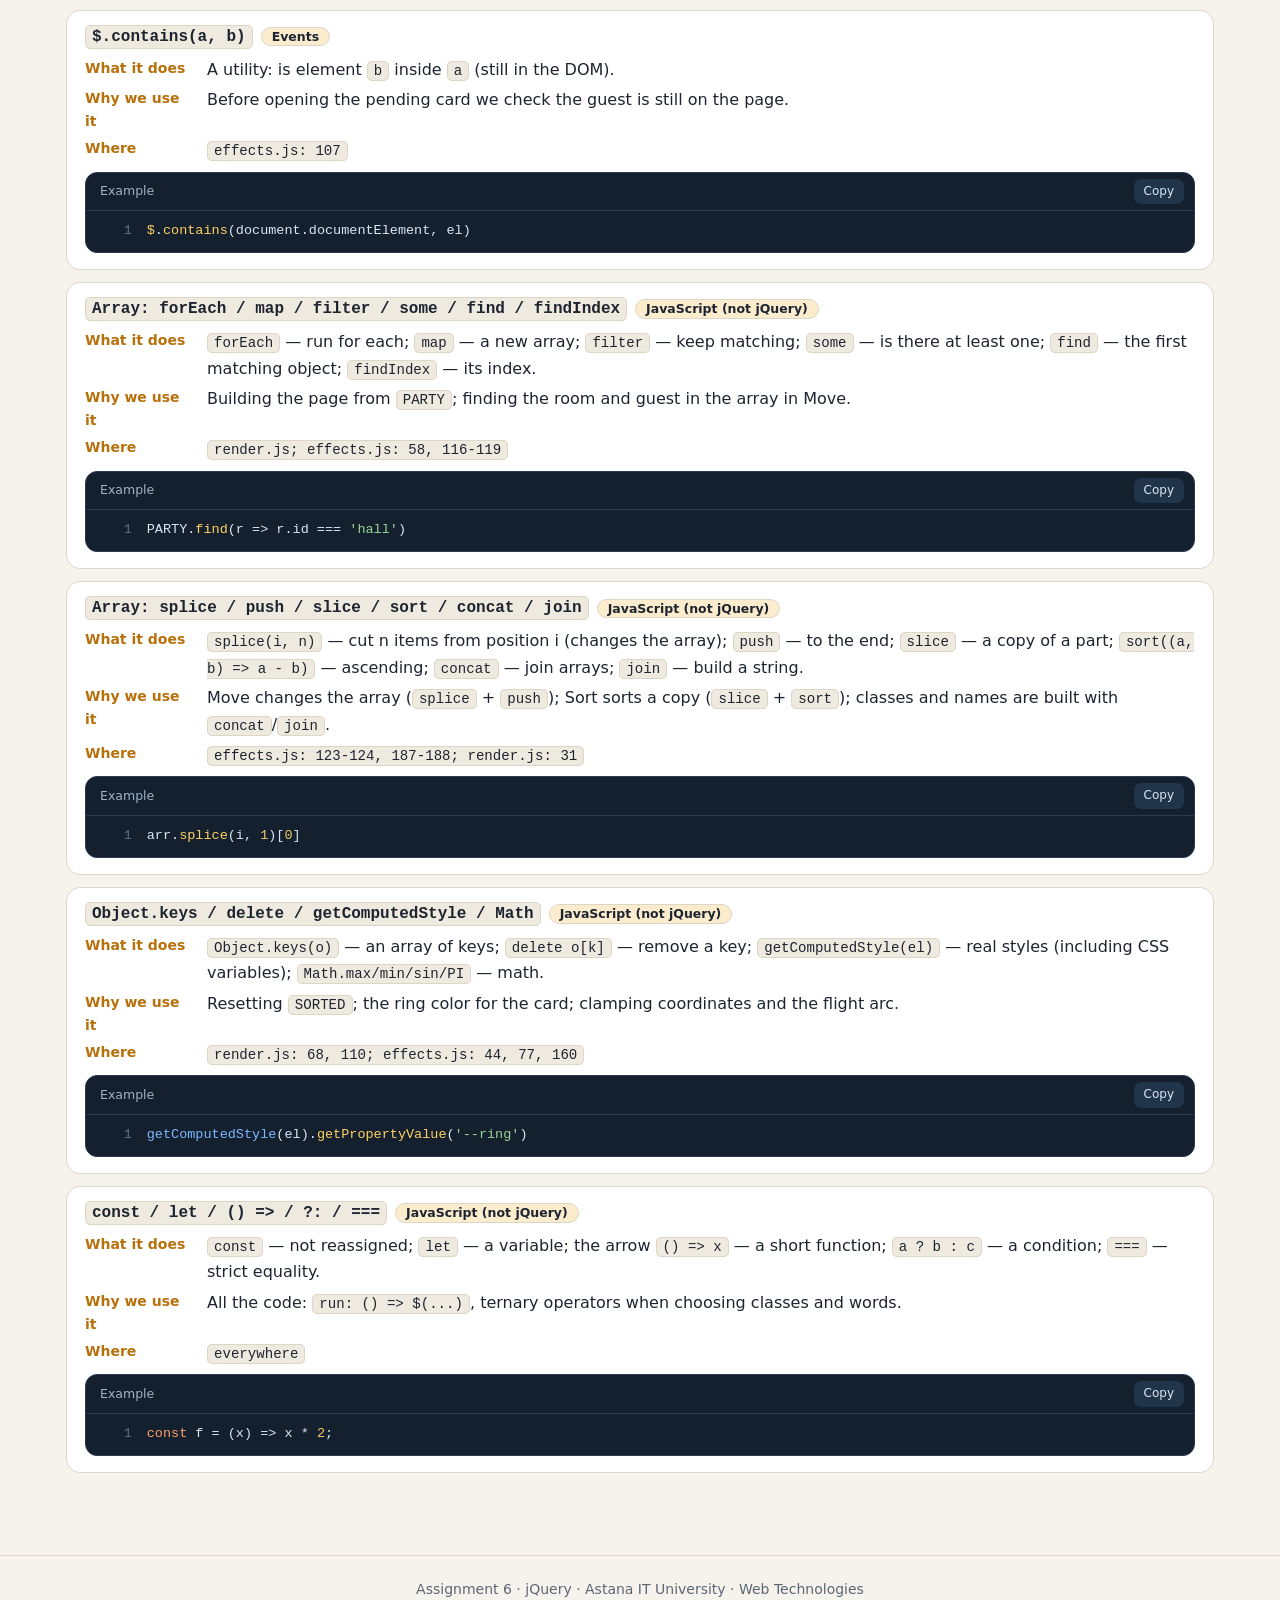
<file: commands.html>
<!doctype html>
<html lang="ru">
<head>
<meta charset="utf-8">
<meta name="viewport" content="width=device-width, initial-scale=1">
<title>jQuery Defense — Assignment 6</title>
<meta name="description" content="Assignment 6 (jQuery) defense prep: code breakdowns, commands, live coding. KK / RU / EN.">
<link rel="icon" href="data:image/svg+xml,%3Csvg xmlns='http://www.w3.org/2000/svg' viewBox='0 0 32 32'%3E%3Crect width='32' height='32' rx='8' fill='%23b8700a'/%3E%3Ctext x='16' y='23' font-size='20' font-family='monospace' font-weight='700' text-anchor='middle' fill='white'%3E$%3C/text%3E%3C/svg%3E">
<link rel="stylesheet" href="assets/css/site.css">
</head>
<body data-page="commands">
<header id="nav"></header>
<main class="wrap" id="app"></main>
<footer class="foot" id="foot"></footer>
<script src="assets/js/sources.js"></script>
<script src="assets/js/core.js"></script>
<script src="assets/js/commands.js"></script>
</body>
</html>
</file>
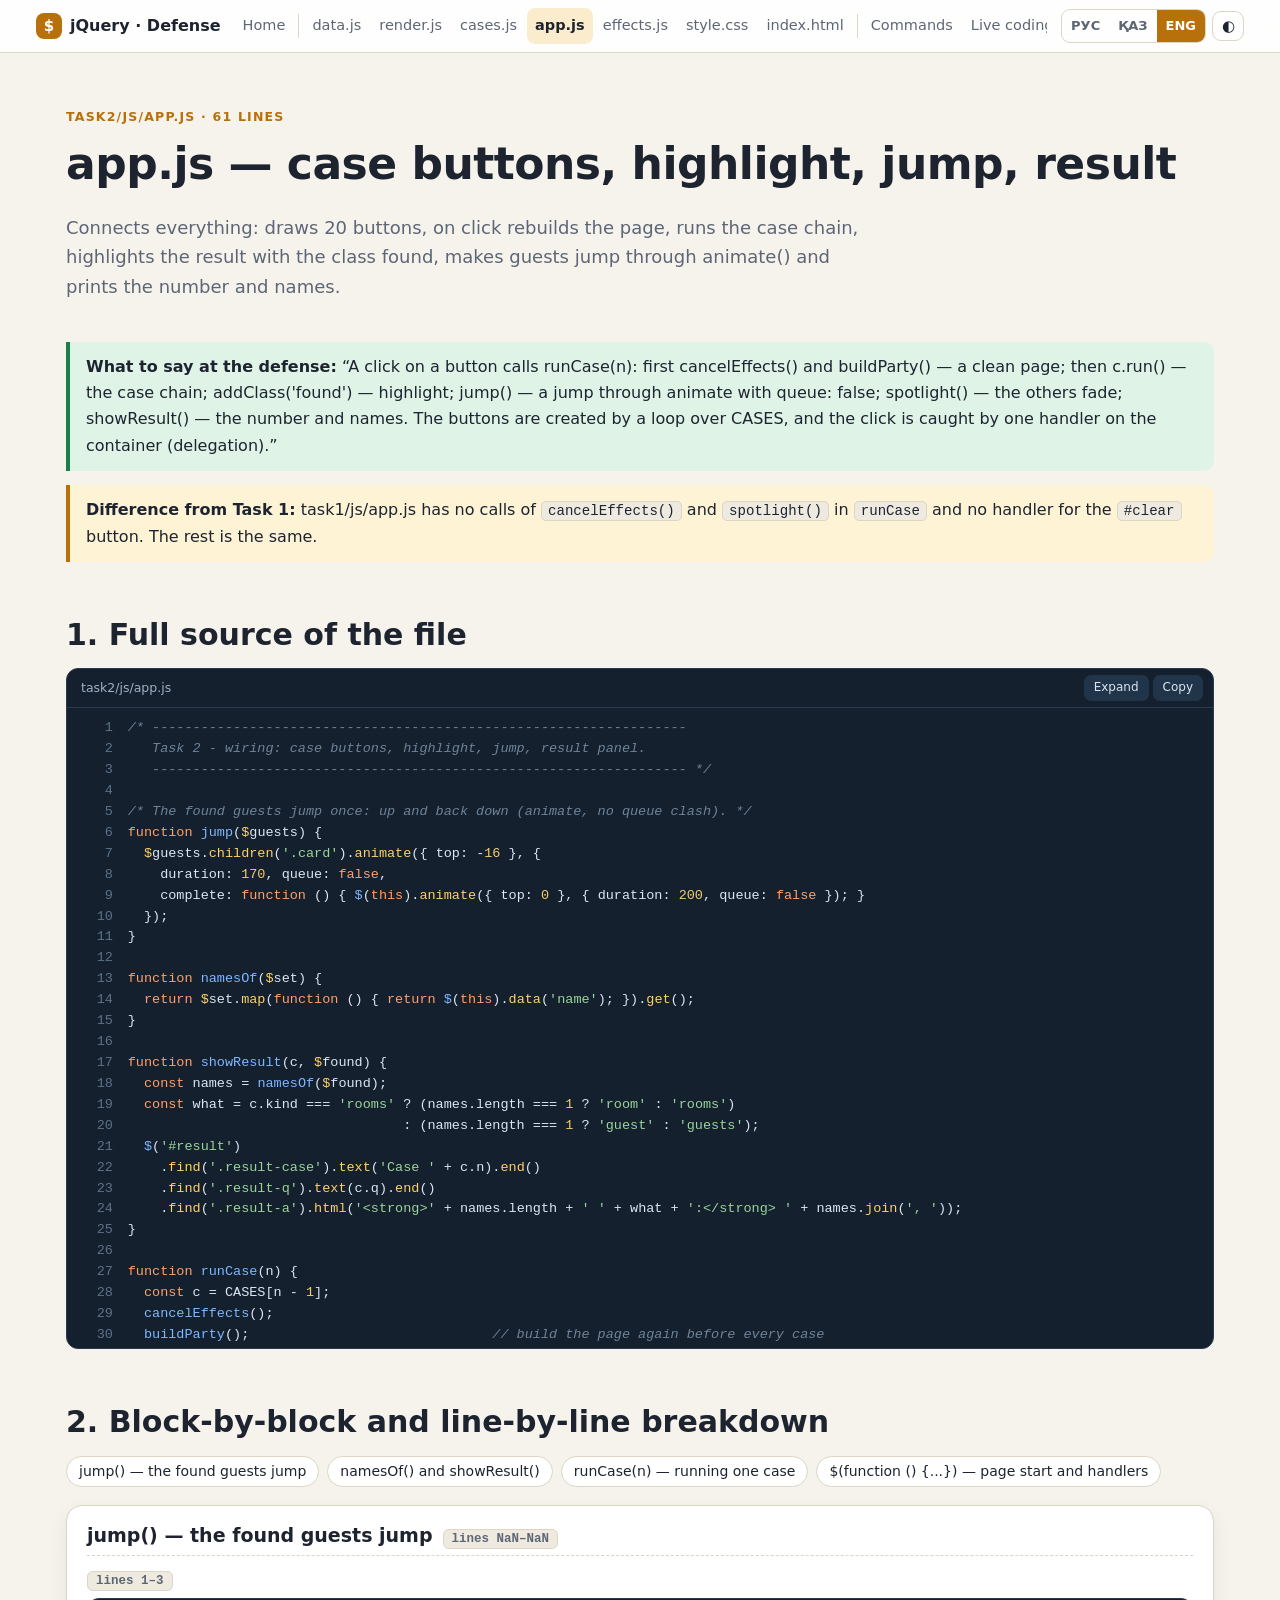
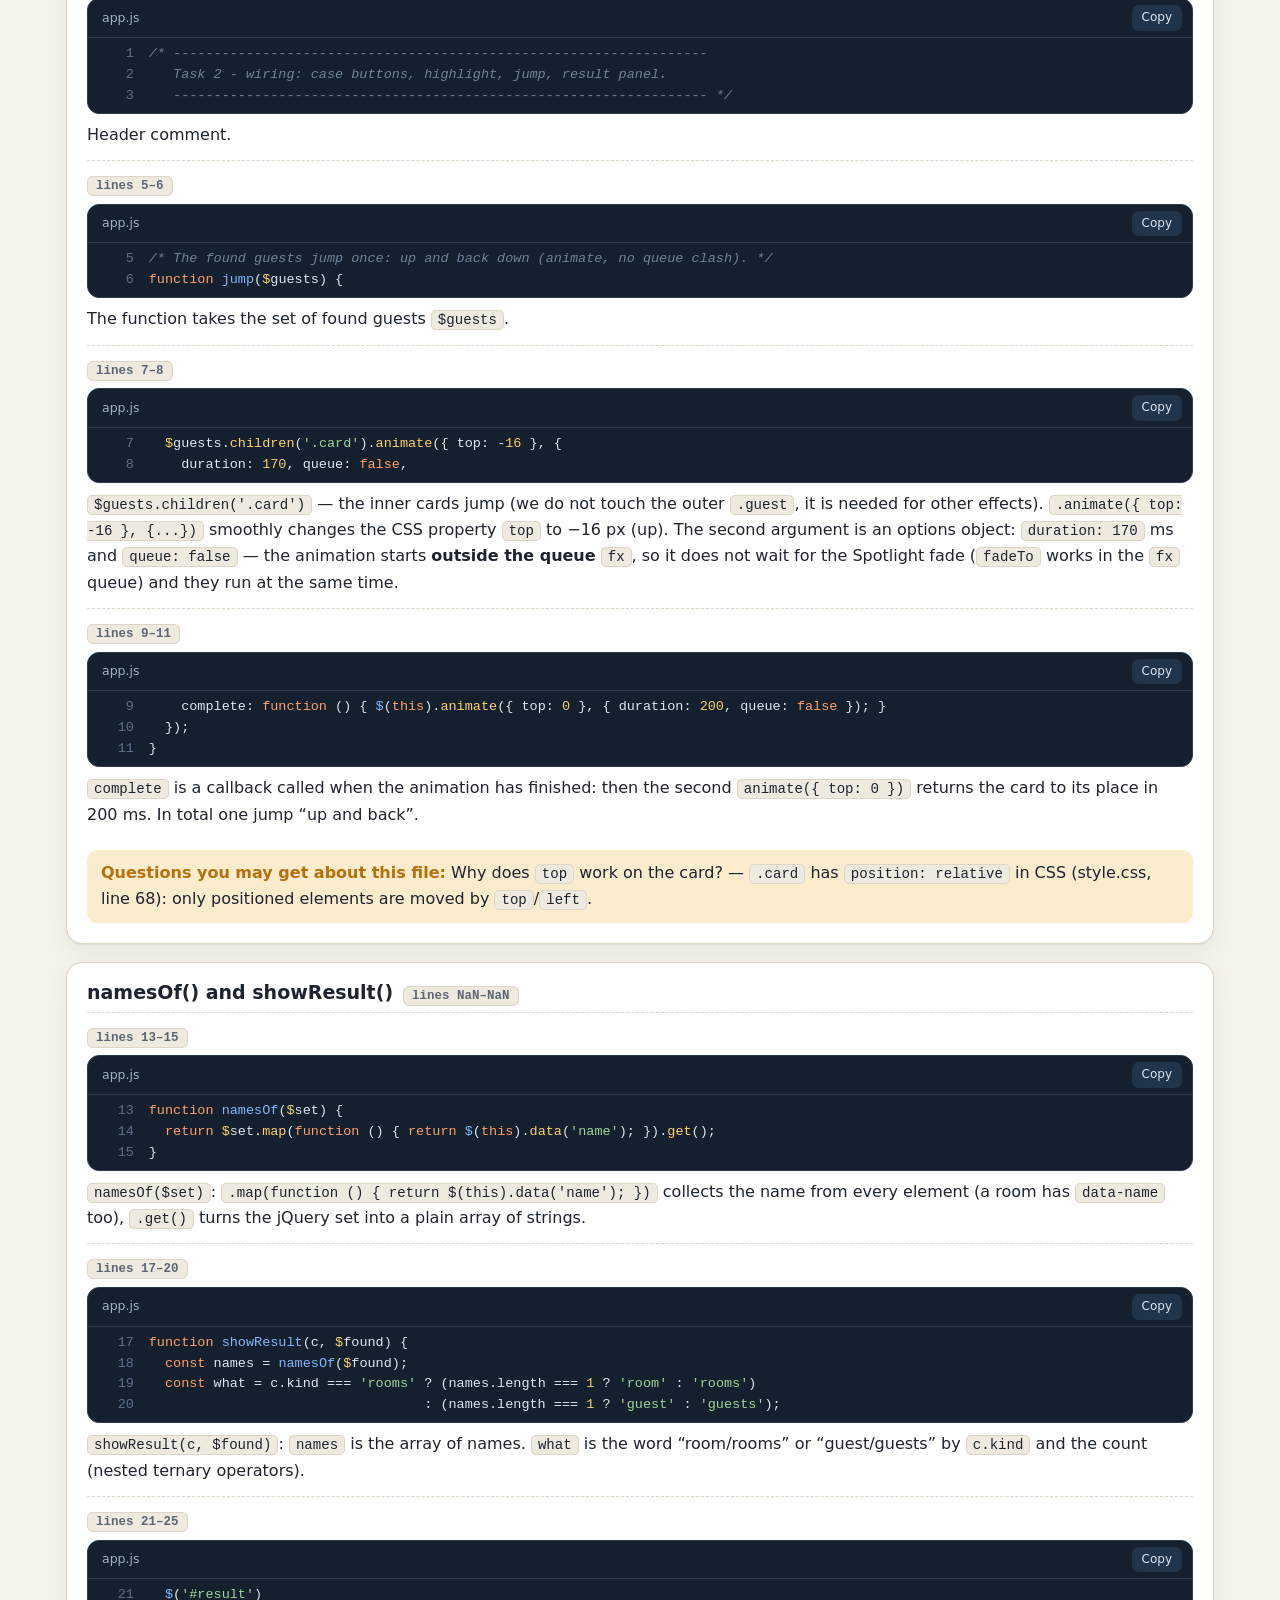
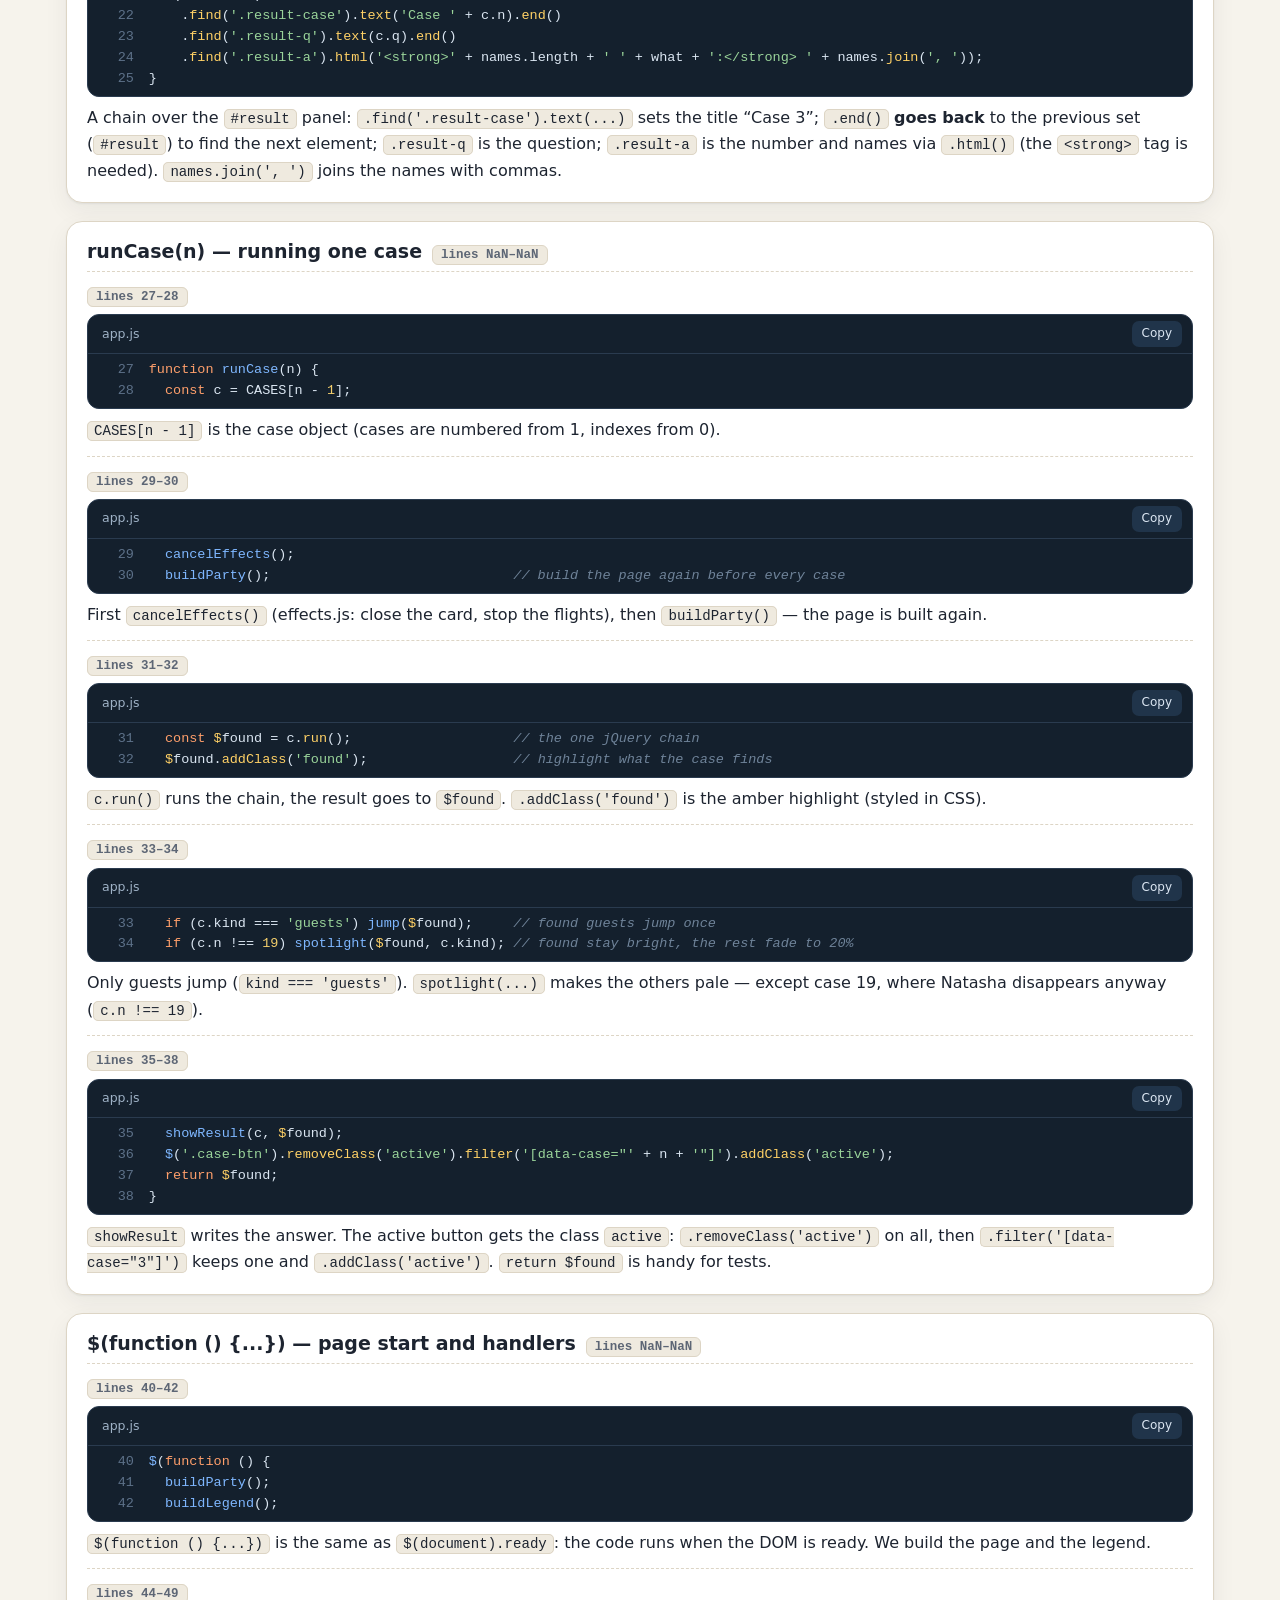
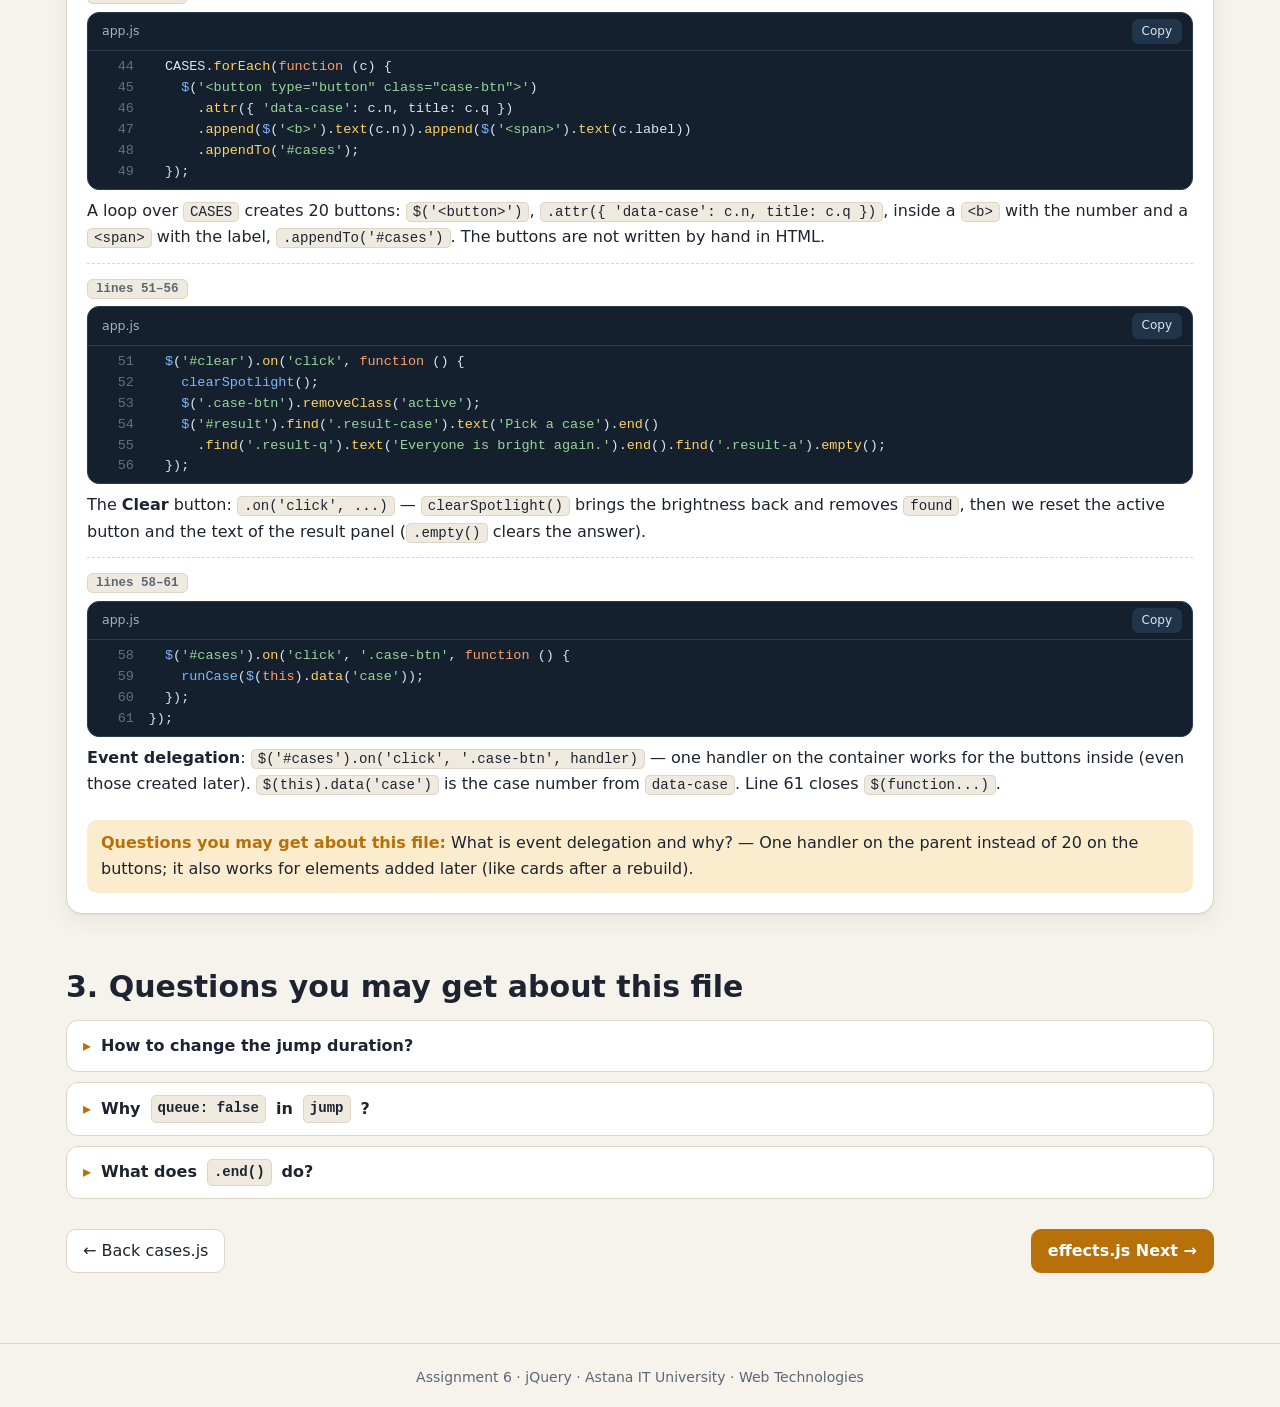
<file: file-app.html>
<!doctype html>
<html lang="ru">
<head>
<meta charset="utf-8">
<meta name="viewport" content="width=device-width, initial-scale=1">
<title>jQuery Defense — Assignment 6</title>
<meta name="description" content="Assignment 6 (jQuery) defense prep: code breakdowns, commands, live coding. KK / RU / EN.">
<link rel="icon" href="data:image/svg+xml,%3Csvg xmlns='http://www.w3.org/2000/svg' viewBox='0 0 32 32'%3E%3Crect width='32' height='32' rx='8' fill='%23b8700a'/%3E%3Ctext x='16' y='23' font-size='20' font-family='monospace' font-weight='700' text-anchor='middle' fill='white'%3E$%3C/text%3E%3C/svg%3E">
<link rel="stylesheet" href="assets/css/site.css">
</head>
<body data-page="app">
<header id="nav"></header>
<main class="wrap" id="app"></main>
<footer class="foot" id="foot"></footer>
<script src="assets/js/sources.js"></script>
<script src="assets/js/core.js"></script>
<script src="assets/js/explain.js"></script>
<script src="assets/js/ex-app.js"></script>
</body>
</html>
</file>
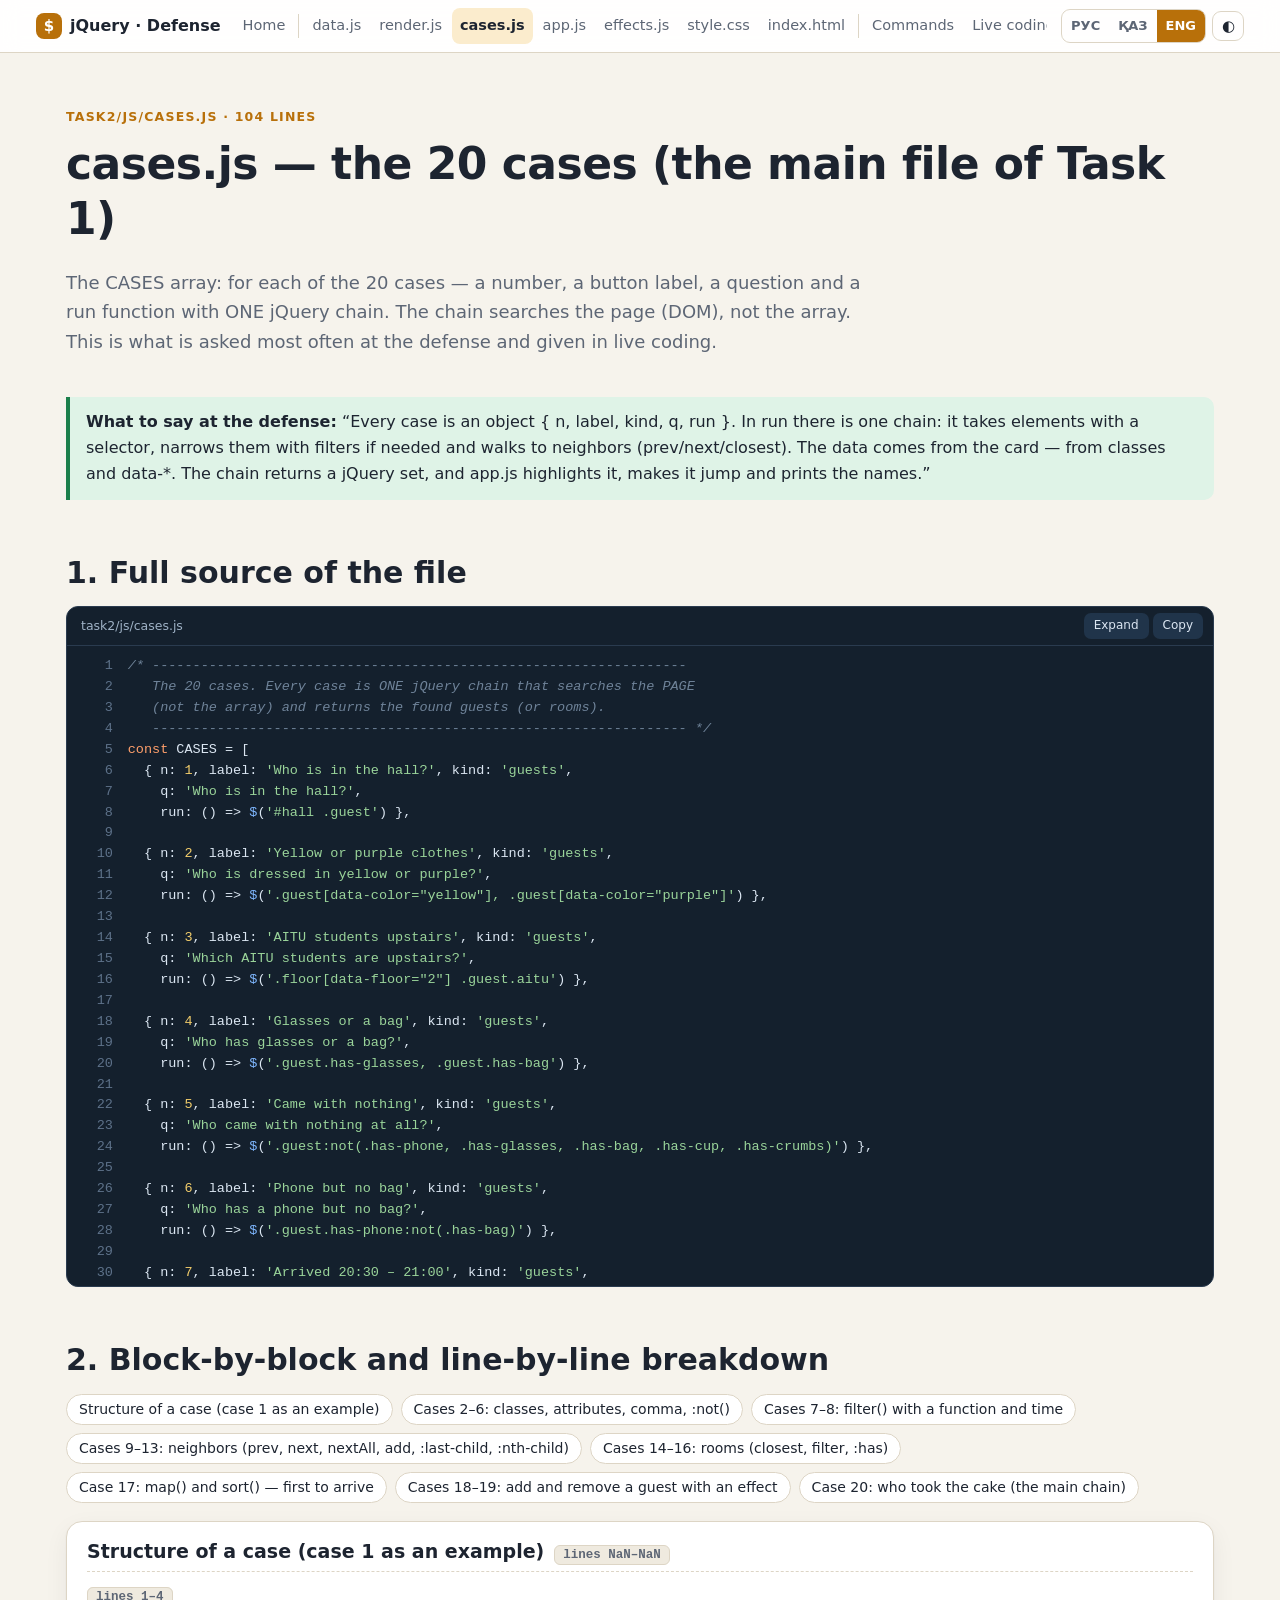
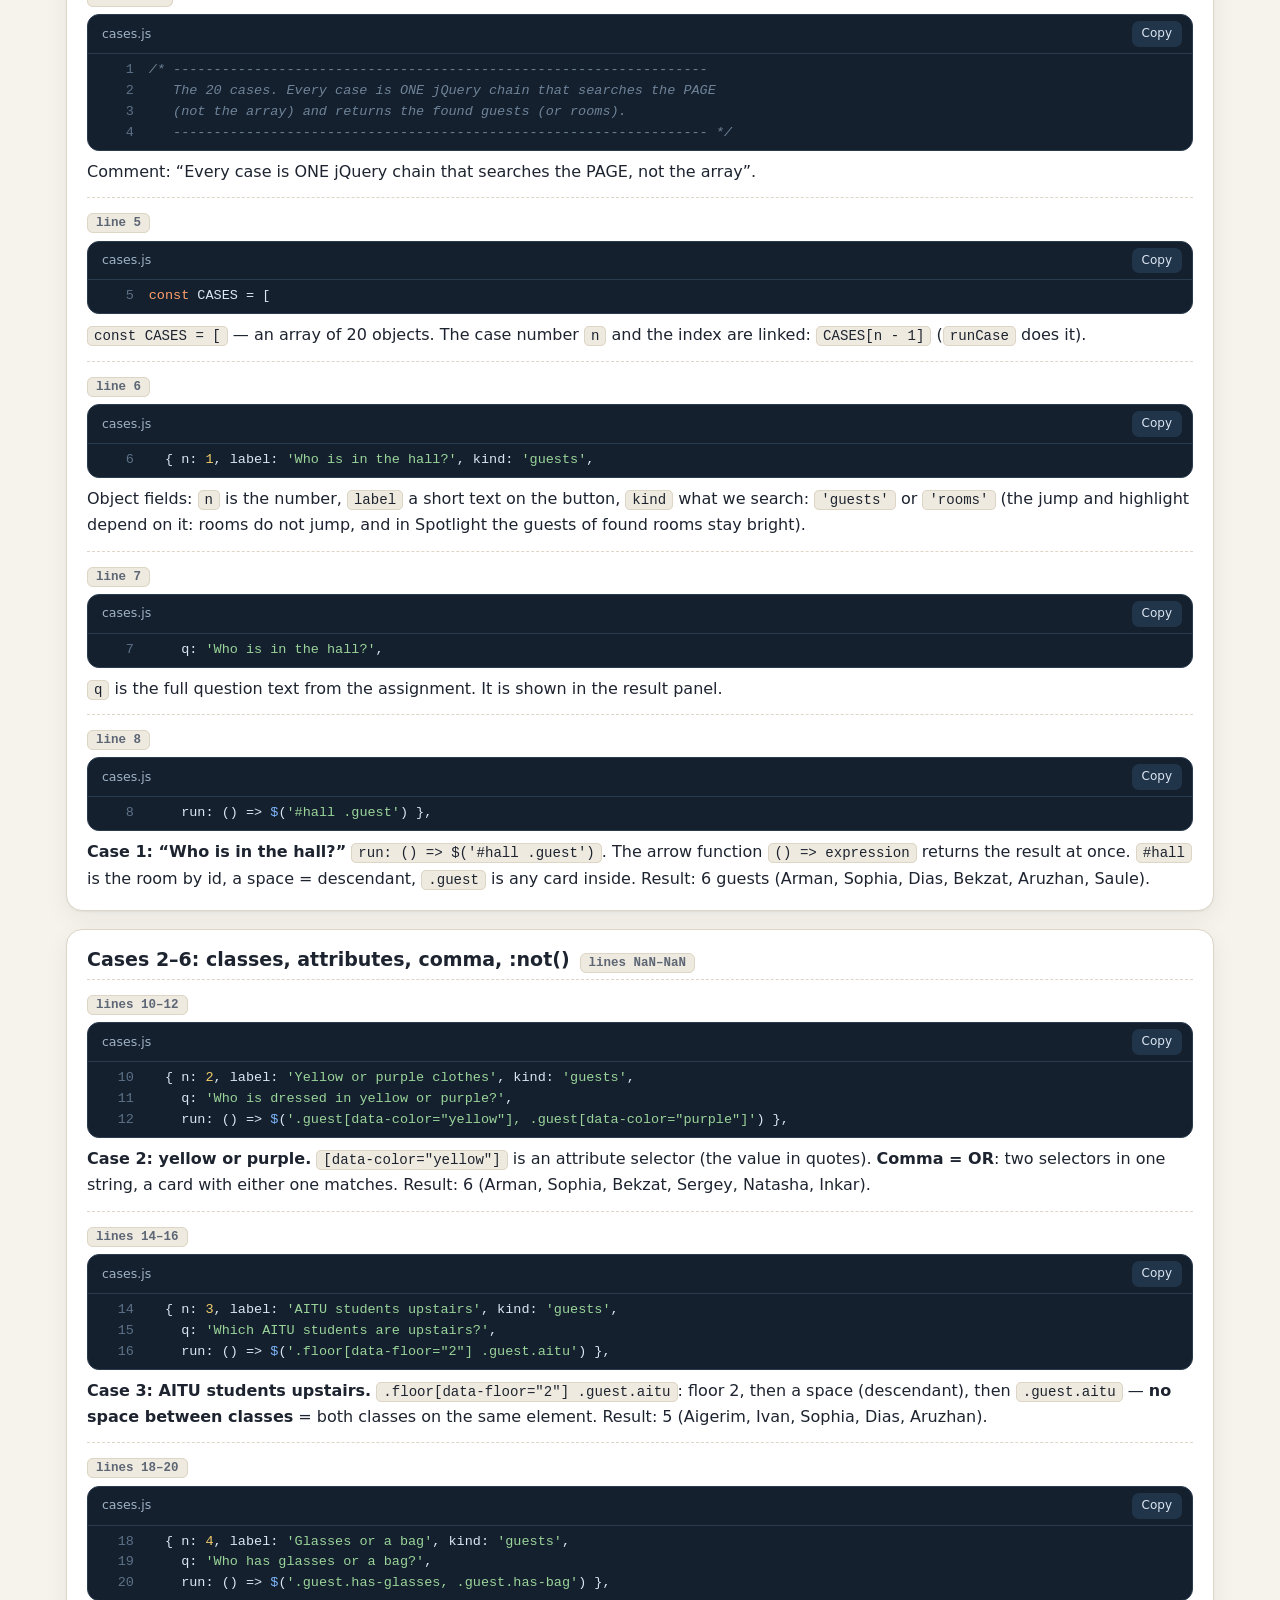
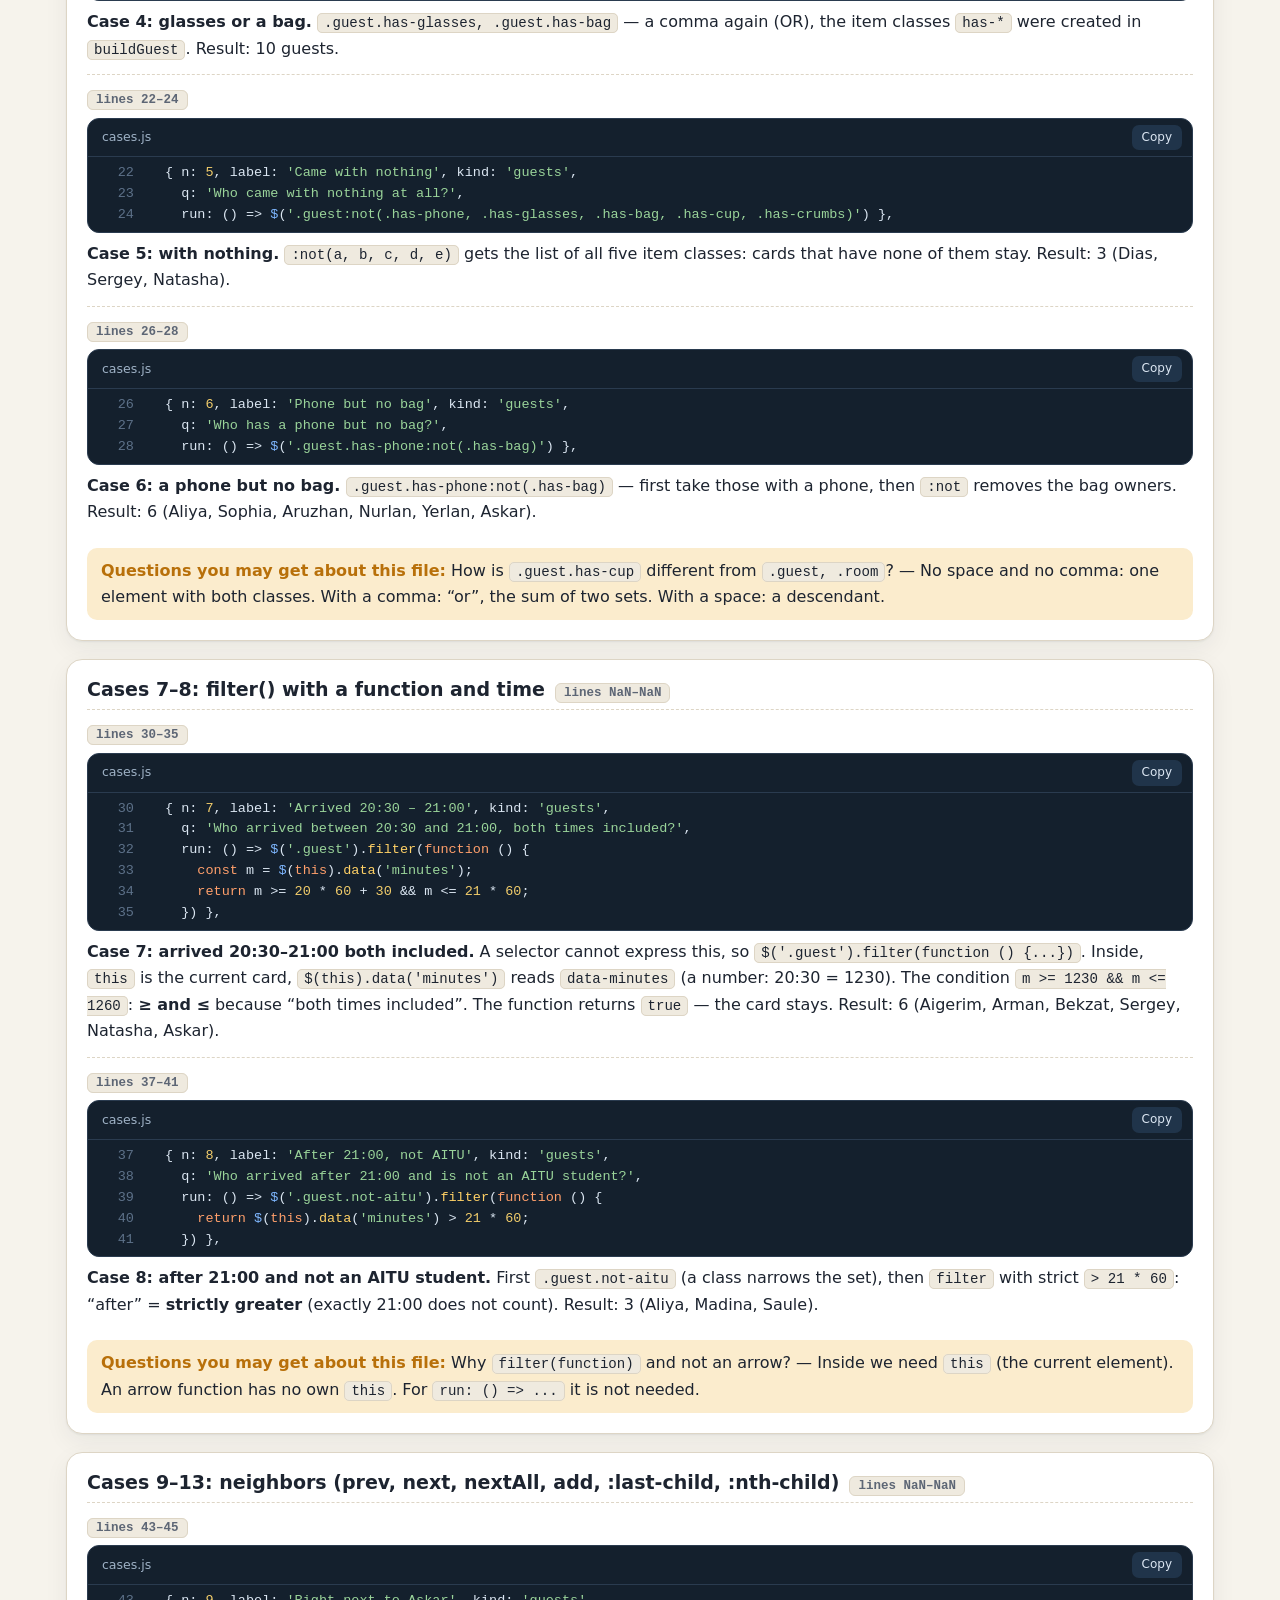
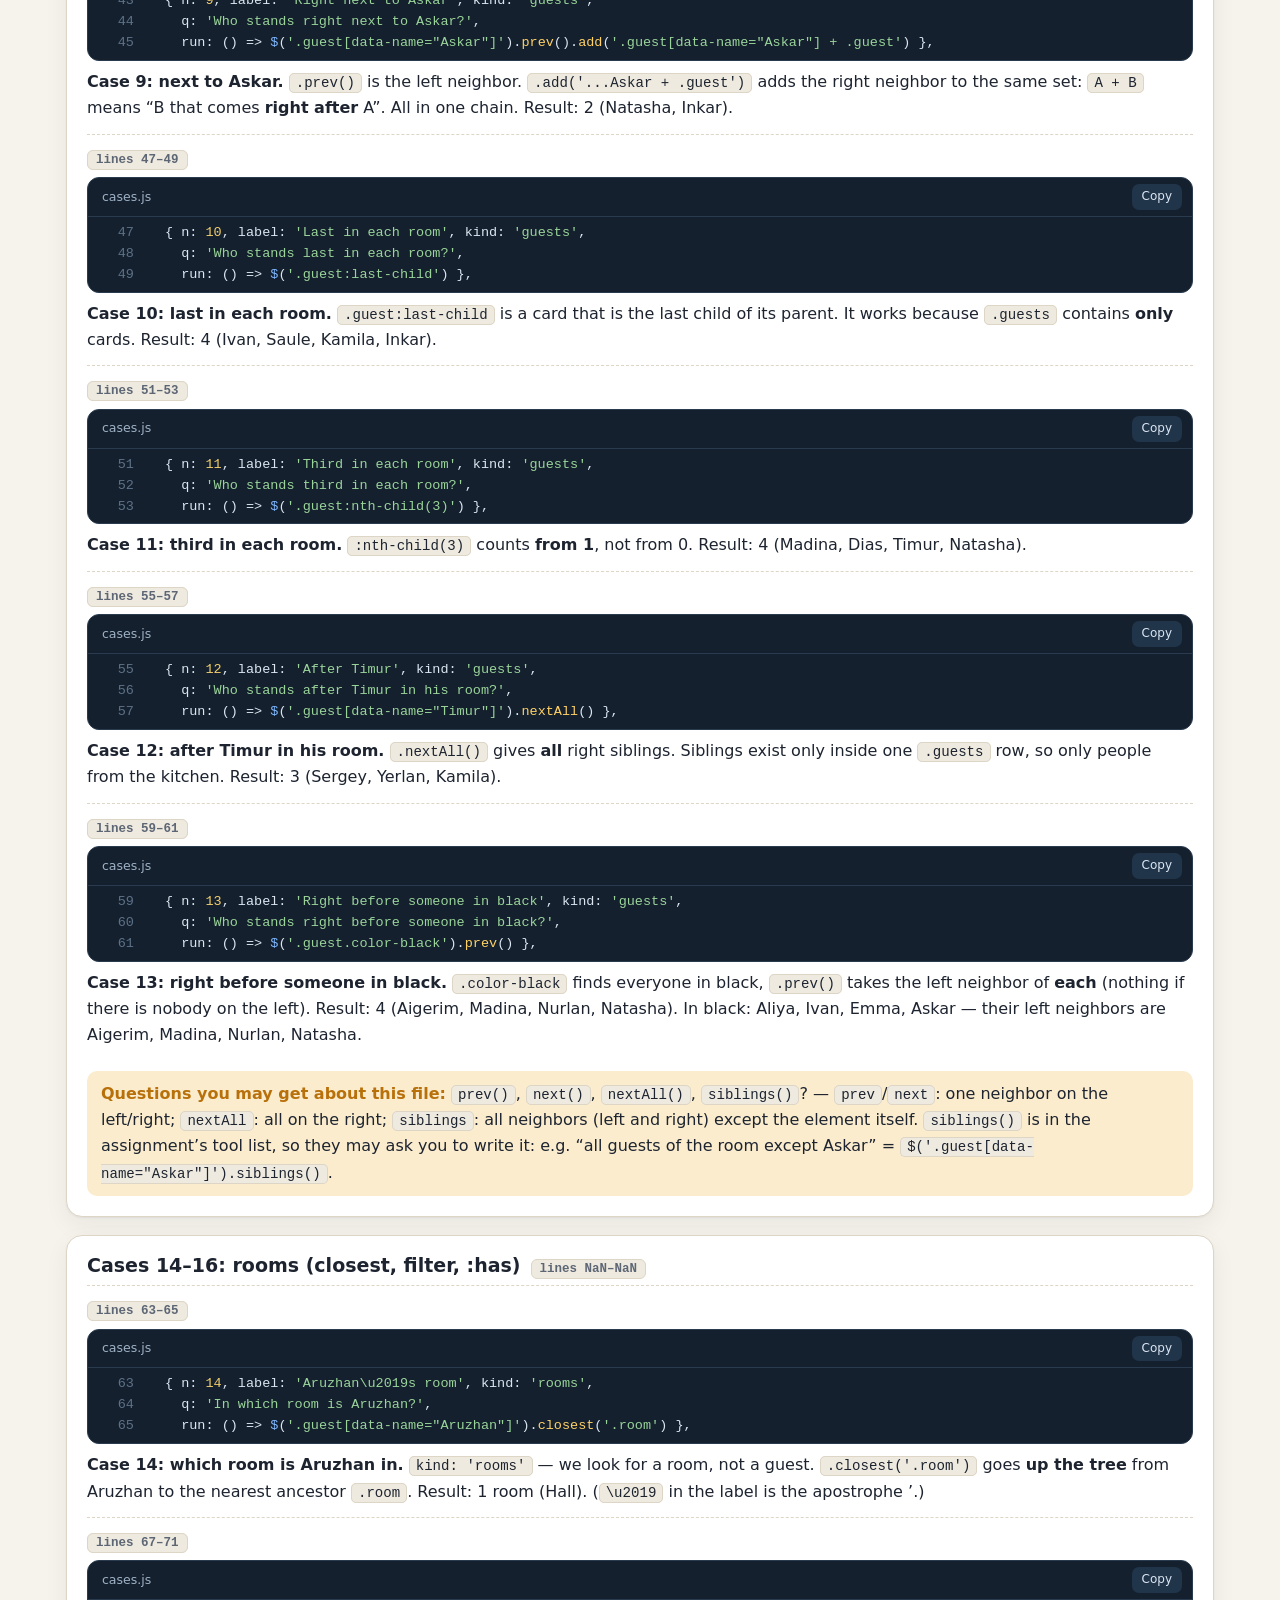
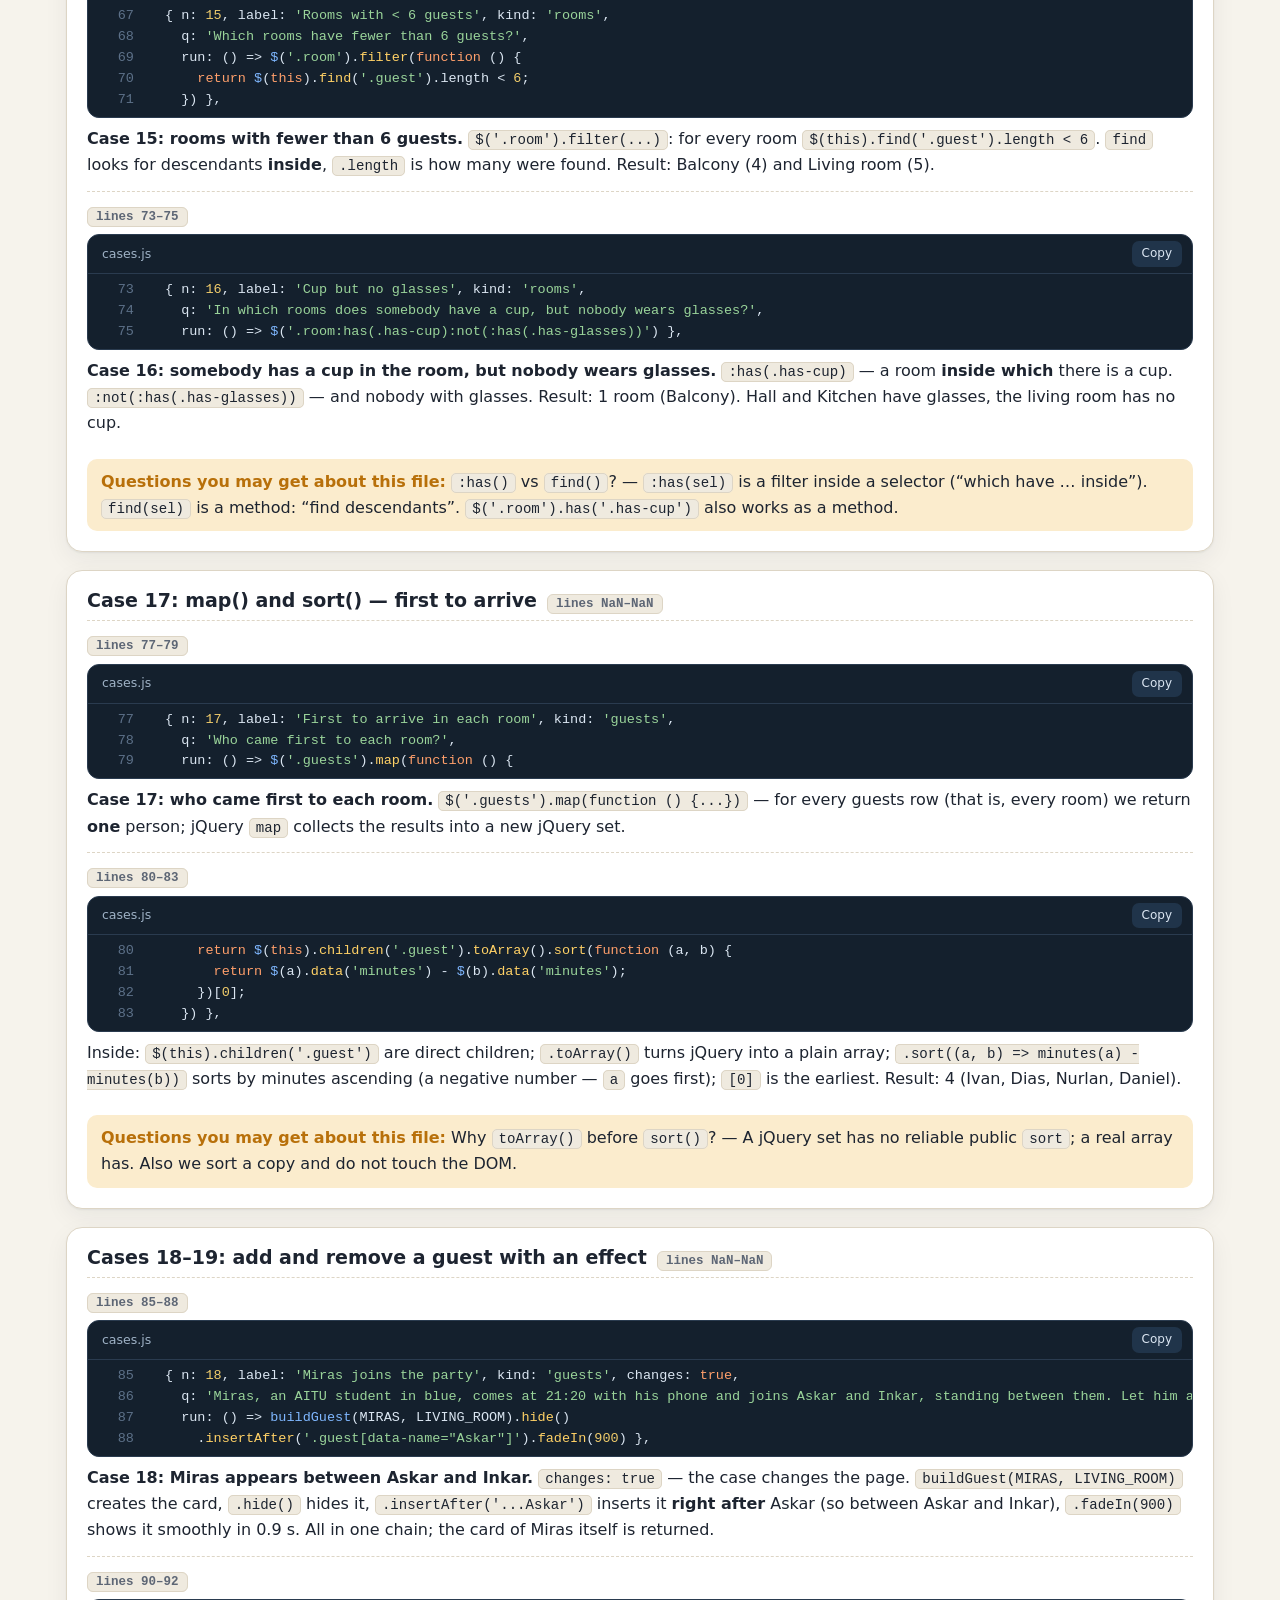
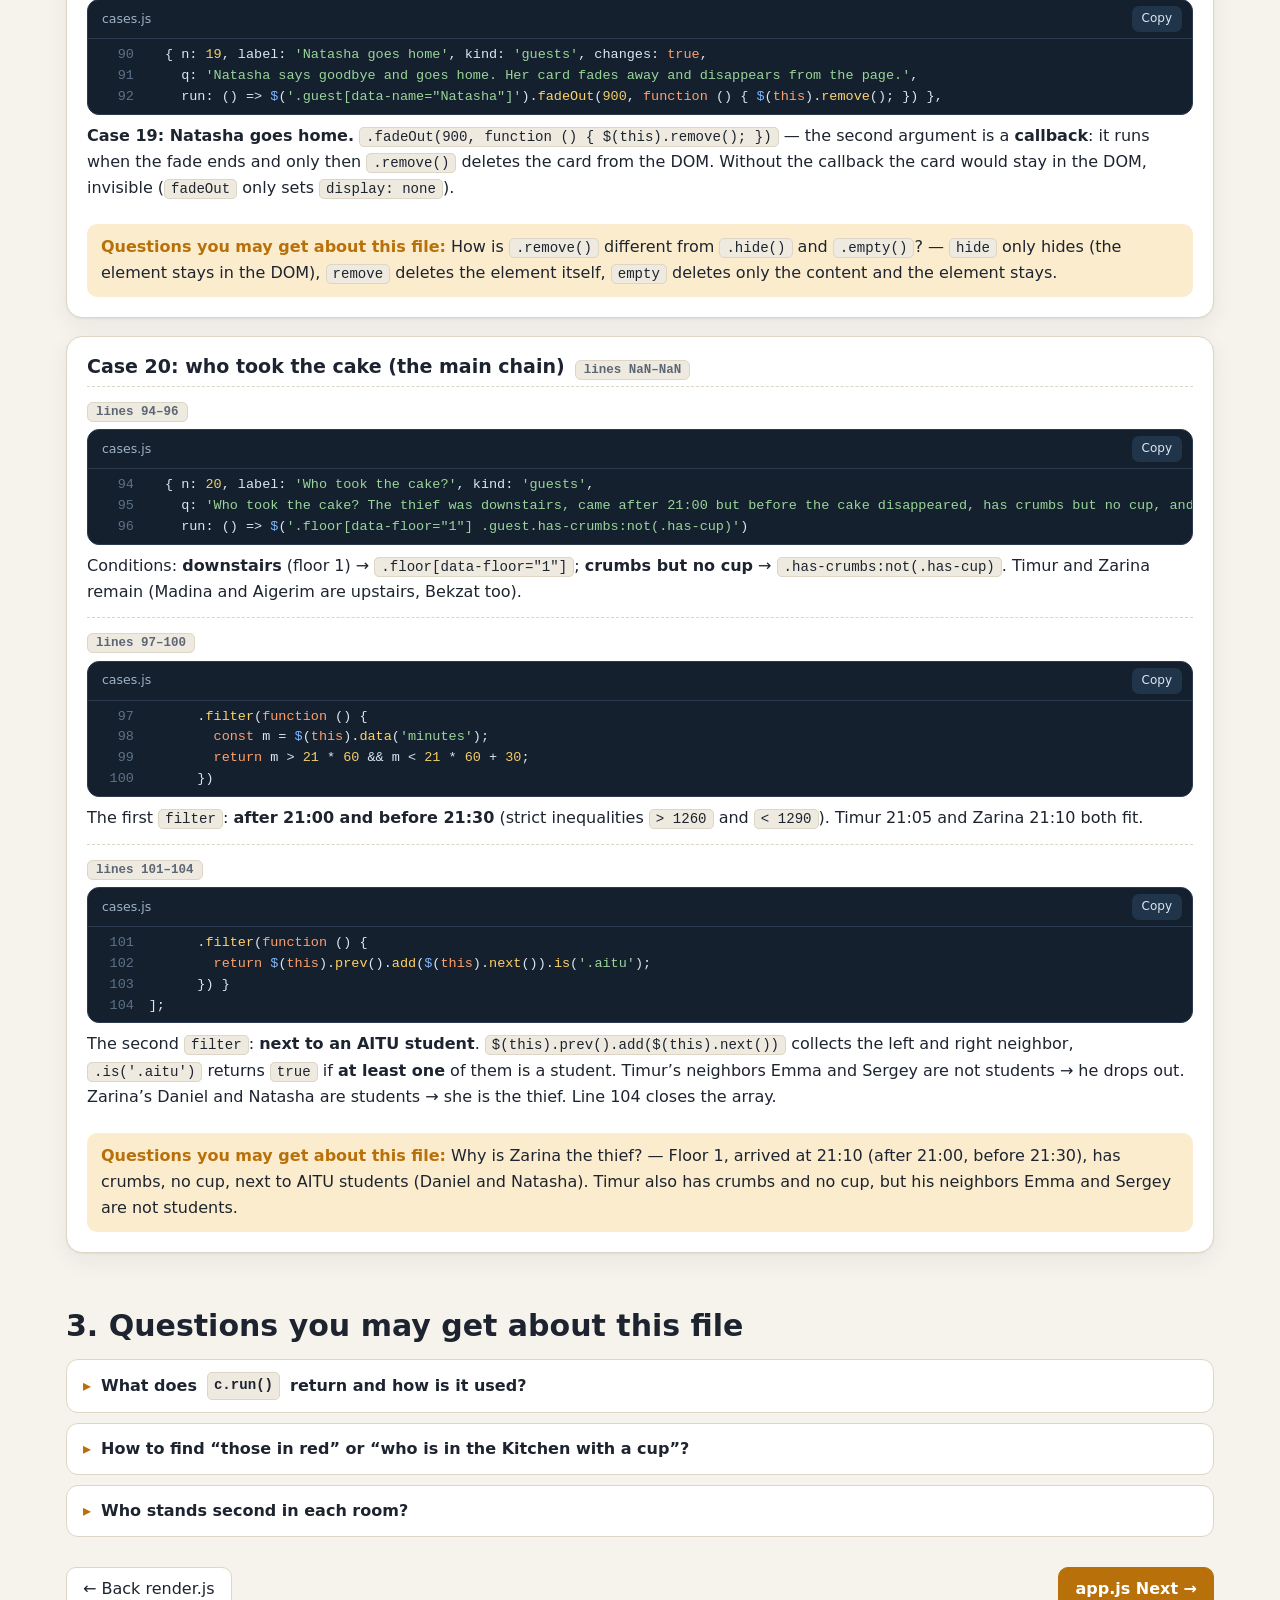
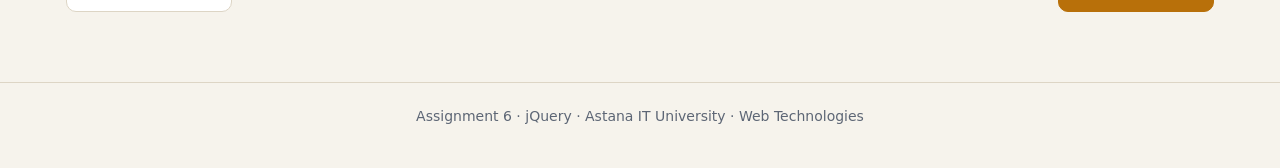
<file: file-cases.html>
<!doctype html>
<html lang="ru">
<head>
<meta charset="utf-8">
<meta name="viewport" content="width=device-width, initial-scale=1">
<title>jQuery Defense — Assignment 6</title>
<meta name="description" content="Assignment 6 (jQuery) defense prep: code breakdowns, commands, live coding. KK / RU / EN.">
<link rel="icon" href="data:image/svg+xml,%3Csvg xmlns='http://www.w3.org/2000/svg' viewBox='0 0 32 32'%3E%3Crect width='32' height='32' rx='8' fill='%23b8700a'/%3E%3Ctext x='16' y='23' font-size='20' font-family='monospace' font-weight='700' text-anchor='middle' fill='white'%3E$%3C/text%3E%3C/svg%3E">
<link rel="stylesheet" href="assets/css/site.css">
</head>
<body data-page="cases">
<header id="nav"></header>
<main class="wrap" id="app"></main>
<footer class="foot" id="foot"></footer>
<script src="assets/js/sources.js"></script>
<script src="assets/js/core.js"></script>
<script src="assets/js/explain.js"></script>
<script src="assets/js/ex-cases.js"></script>
</body>
</html>
</file>
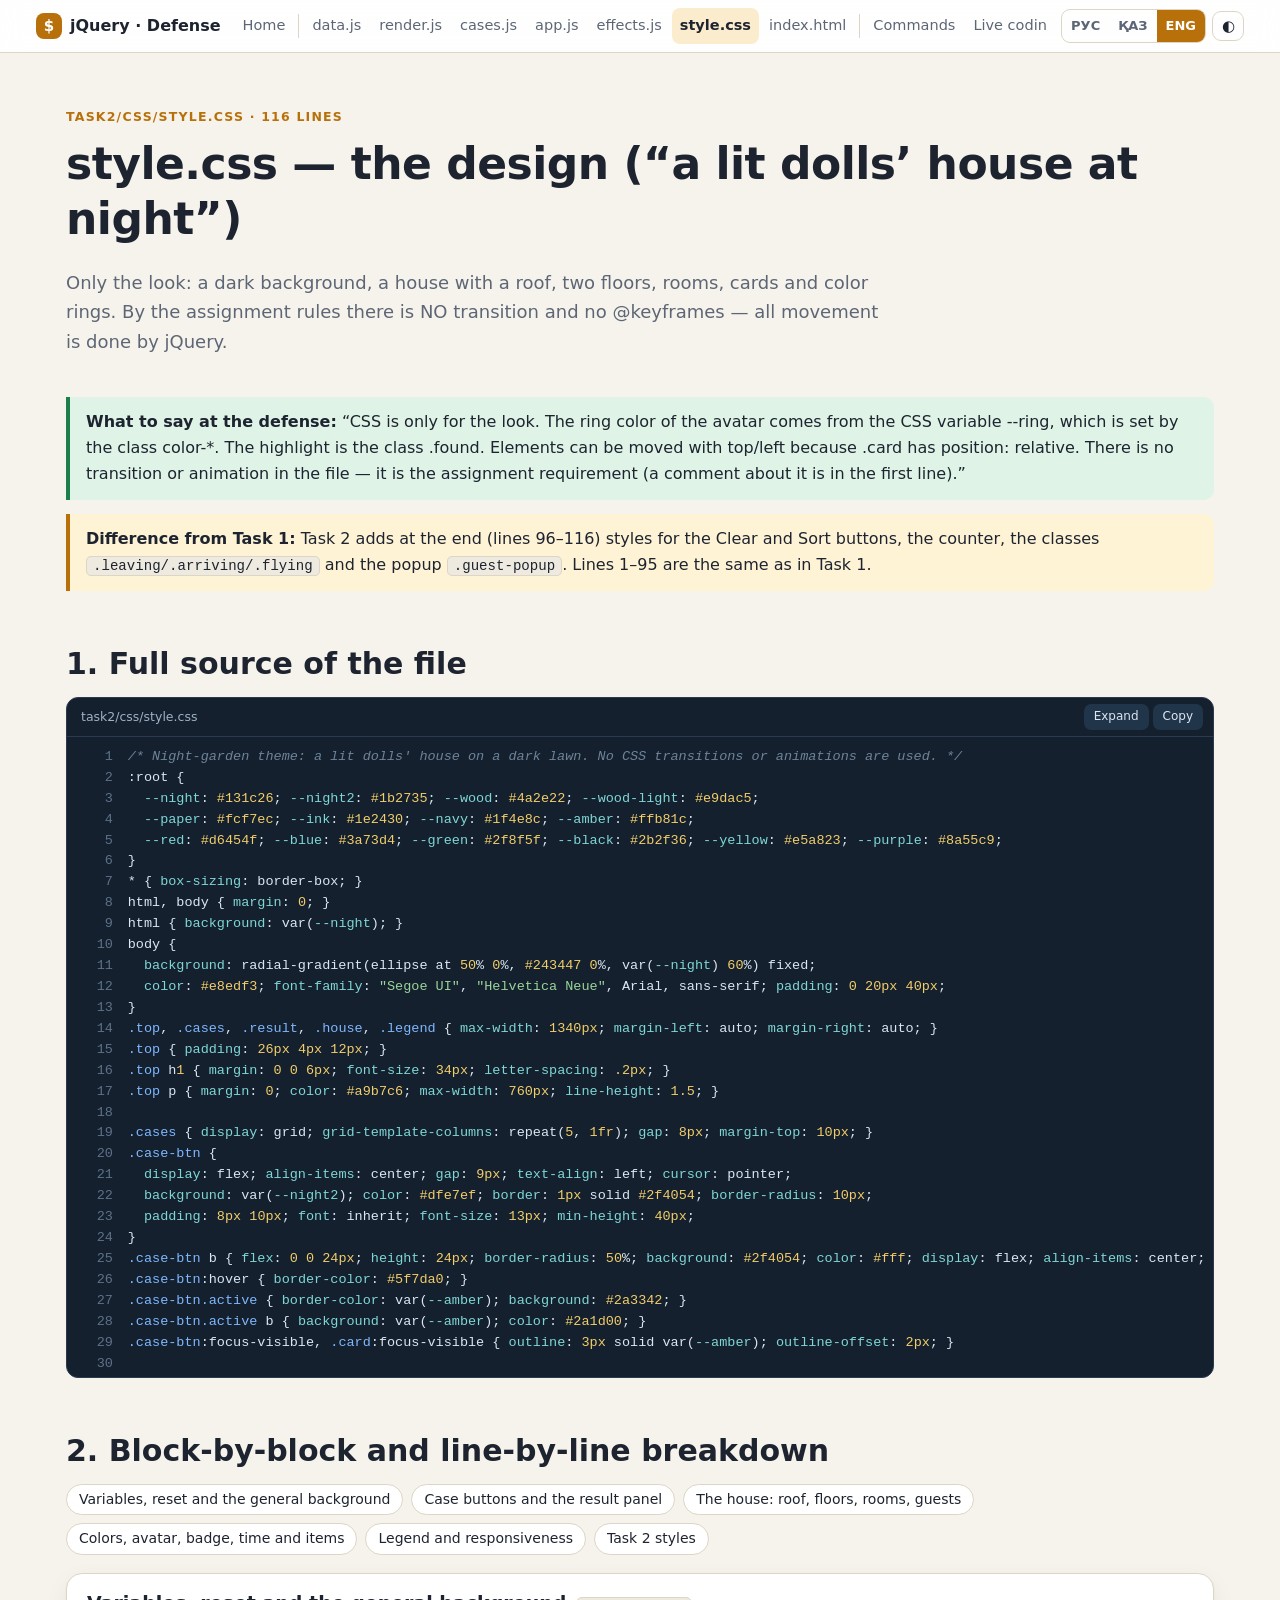
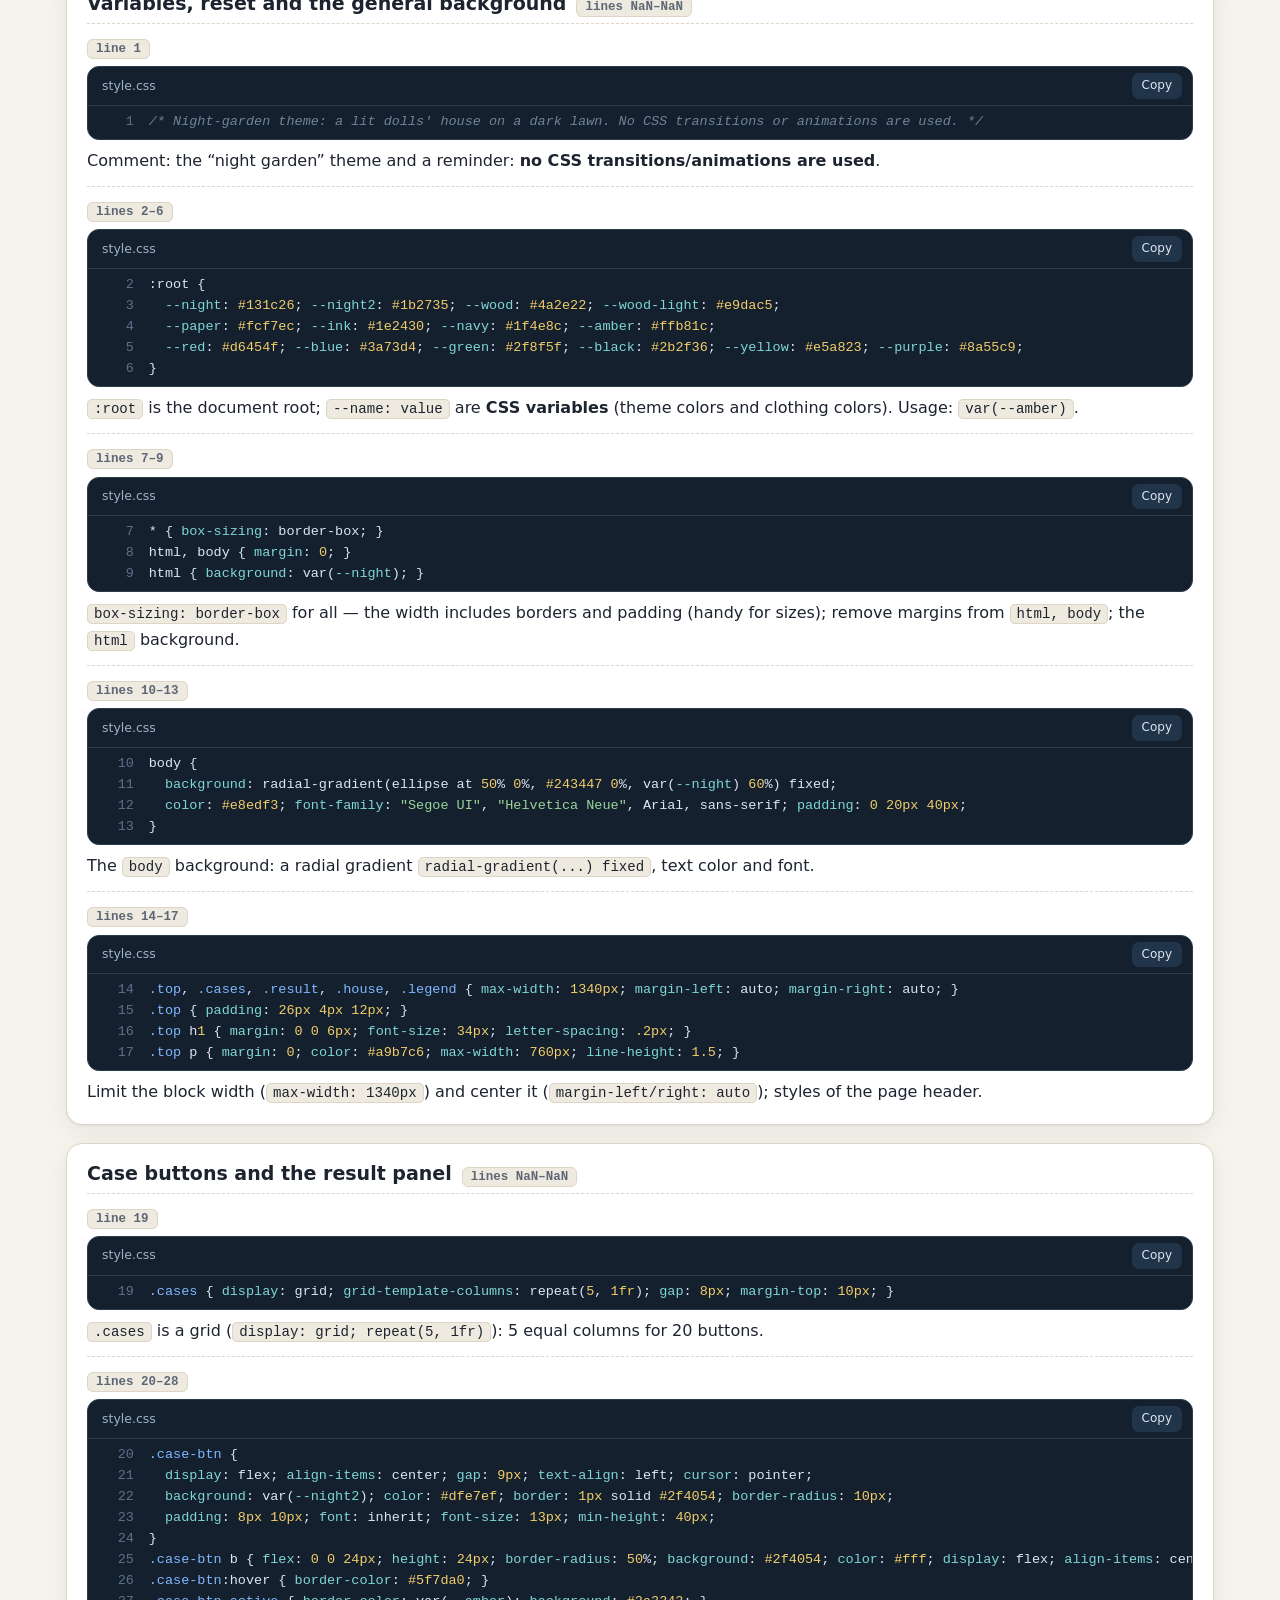
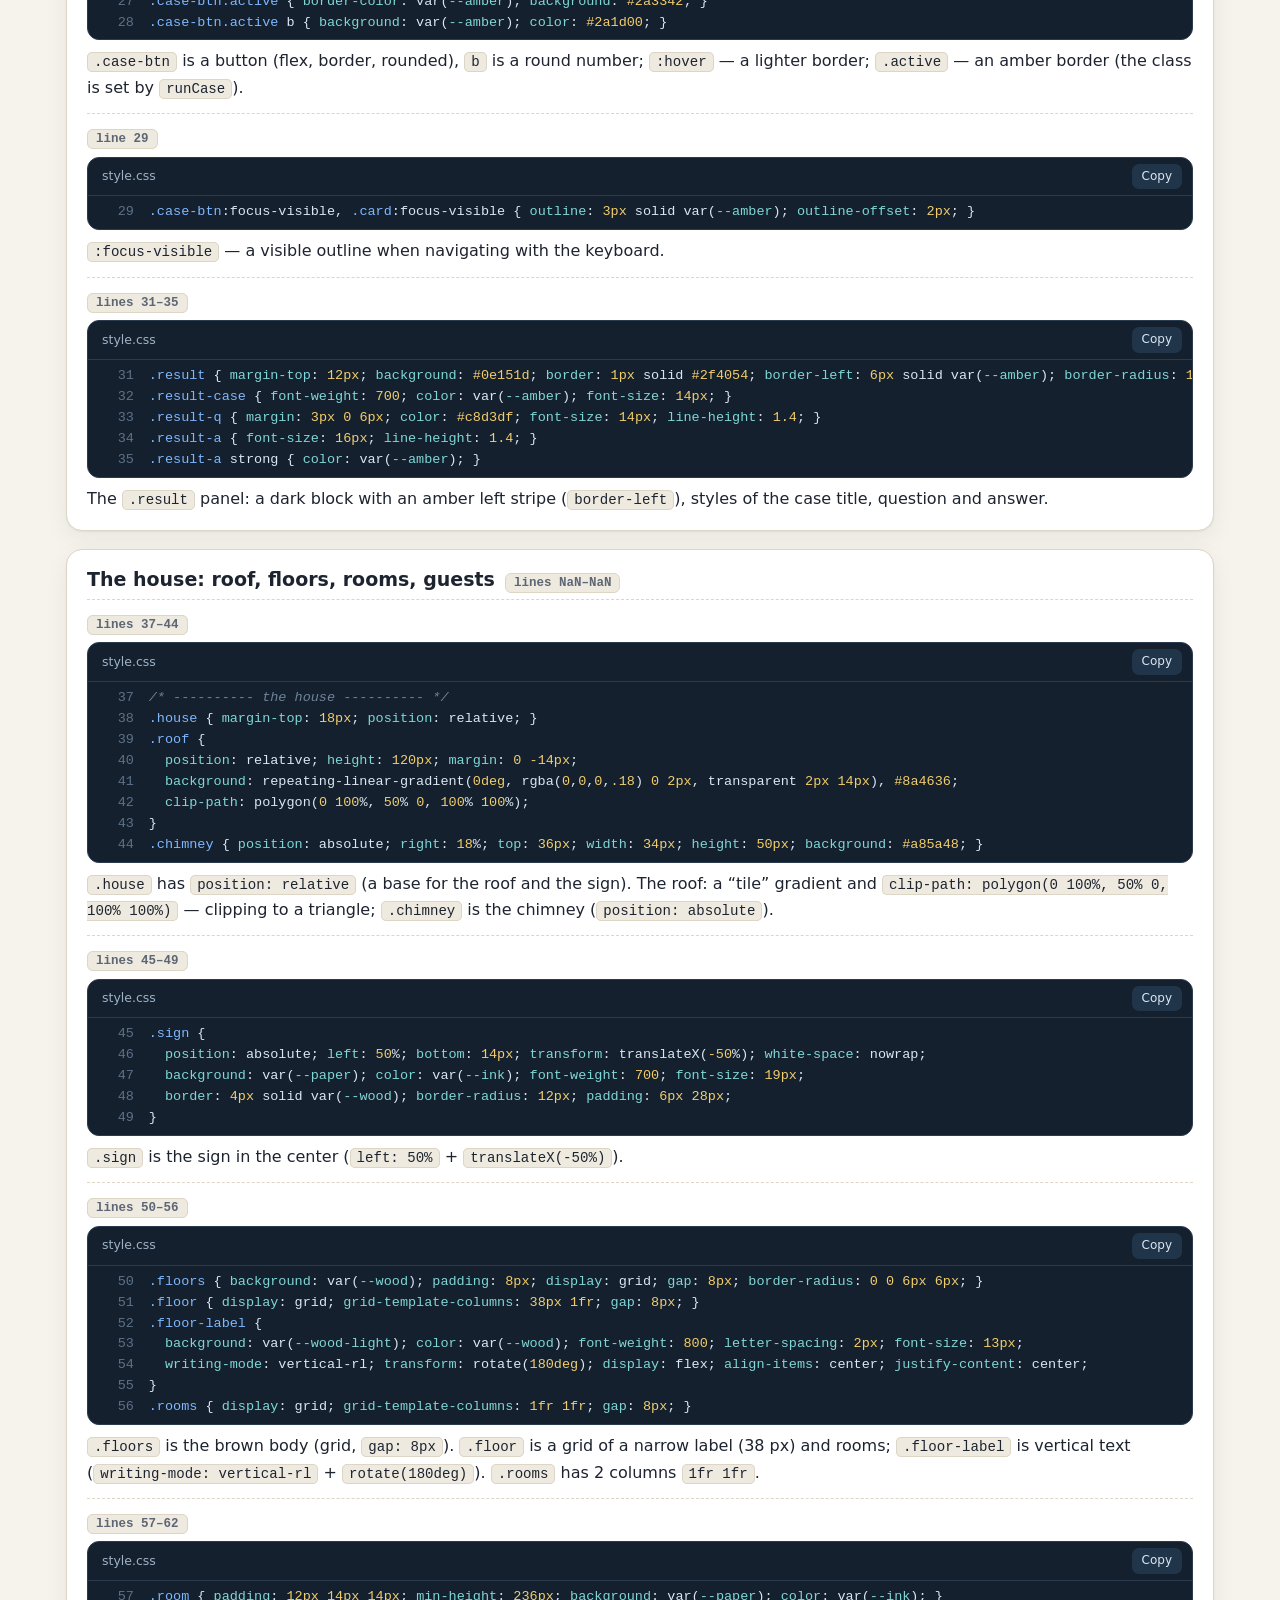
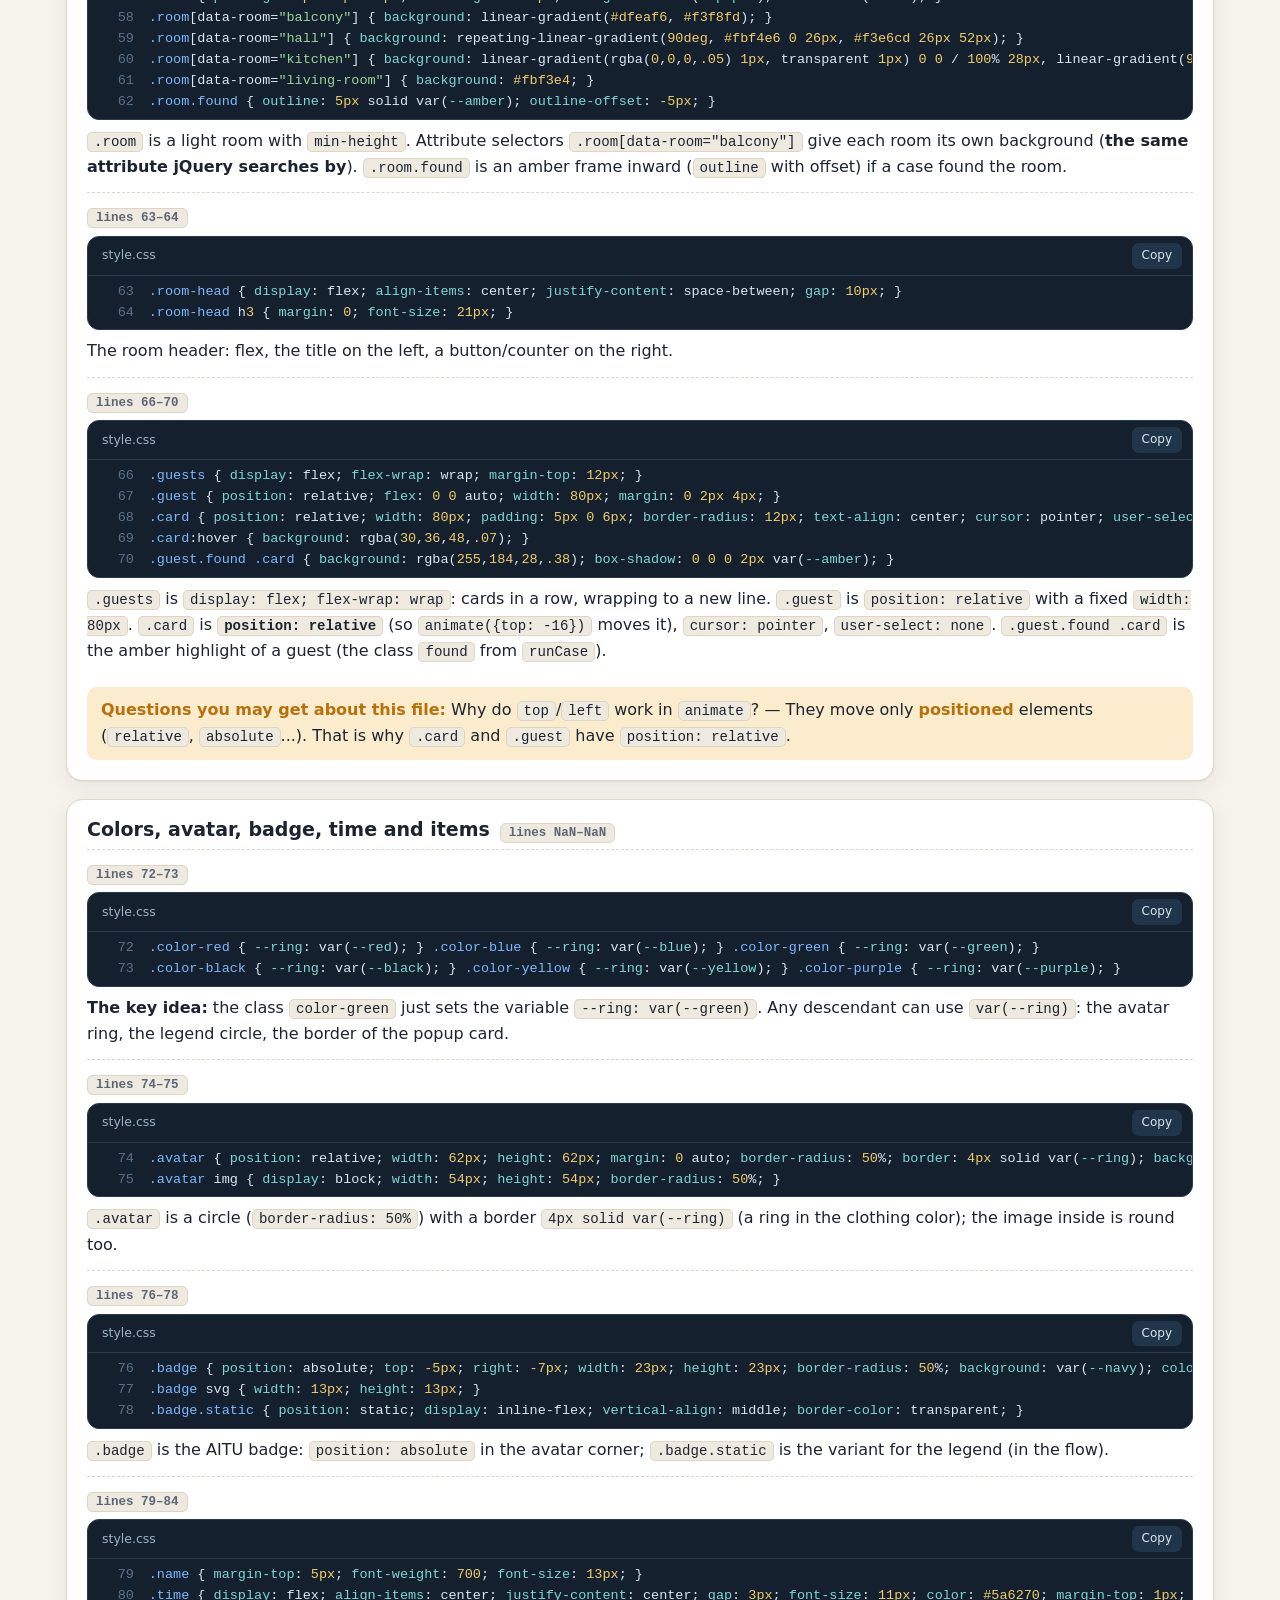
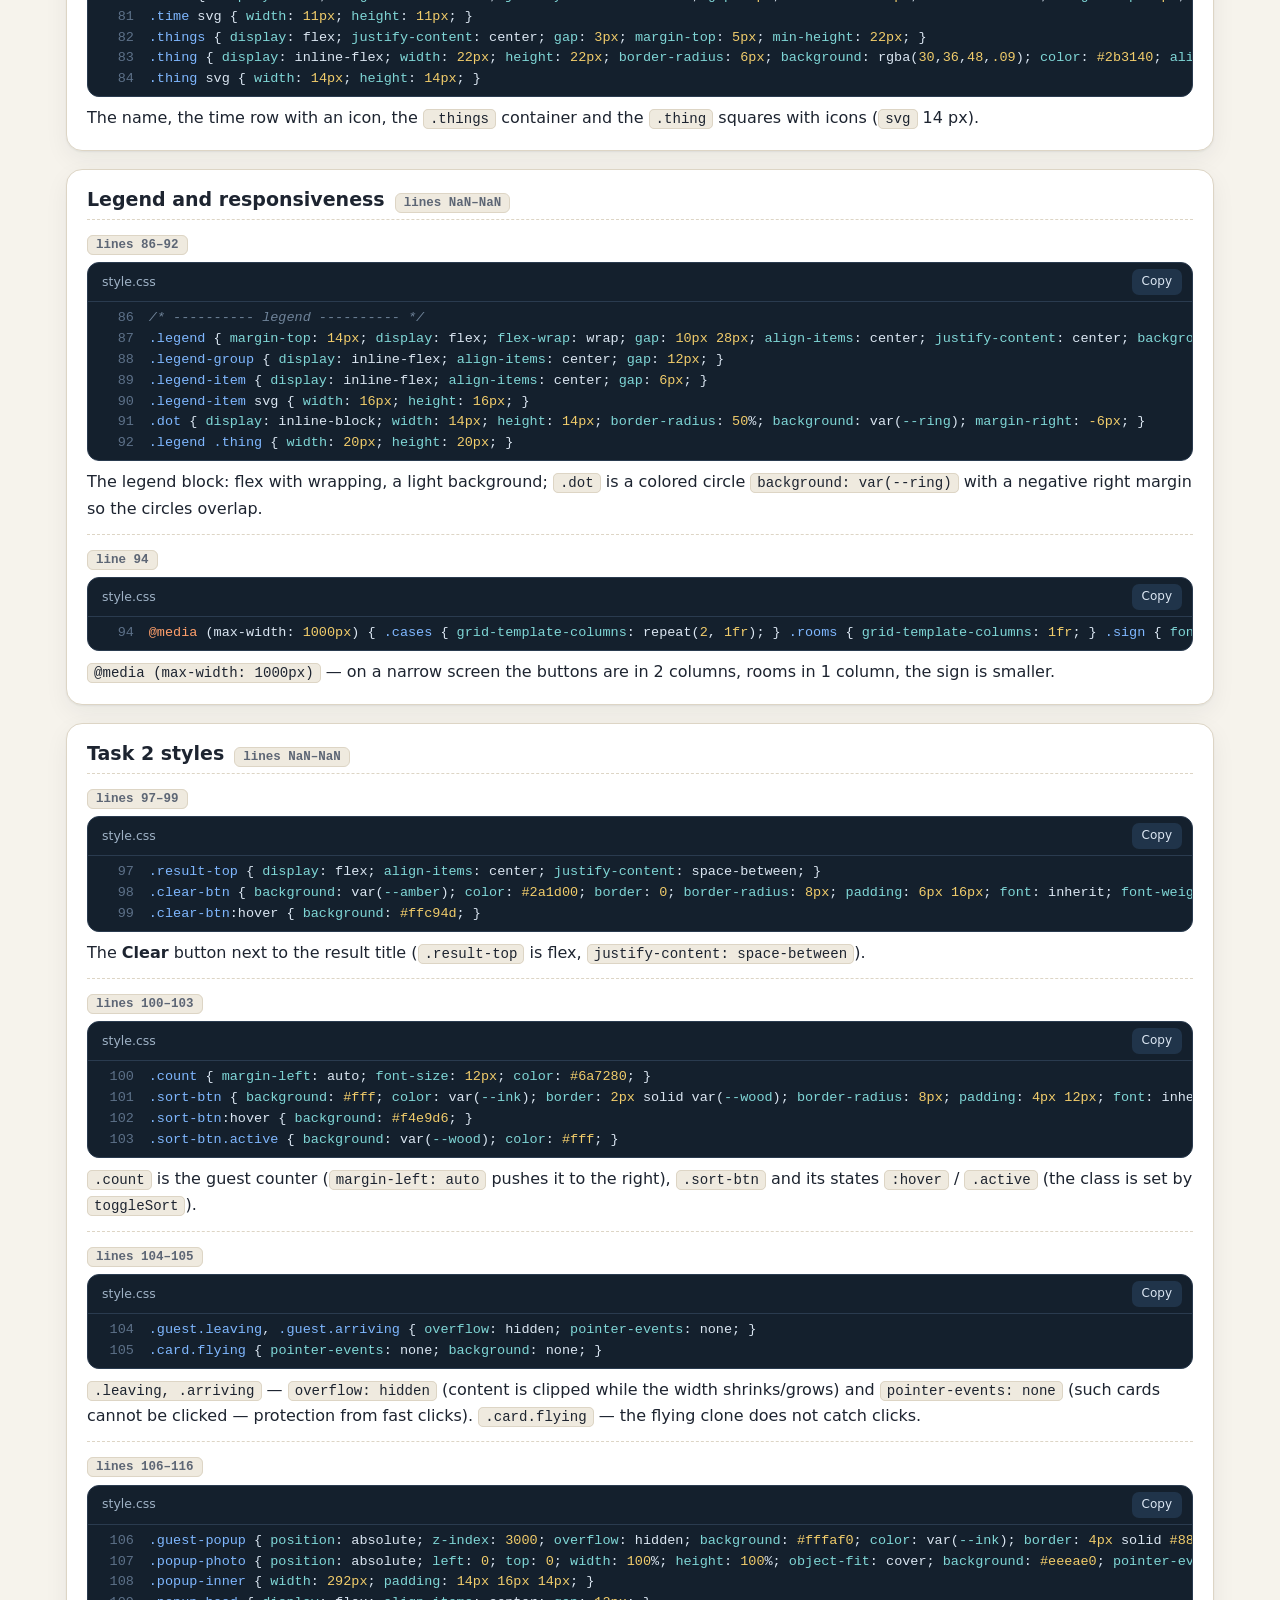
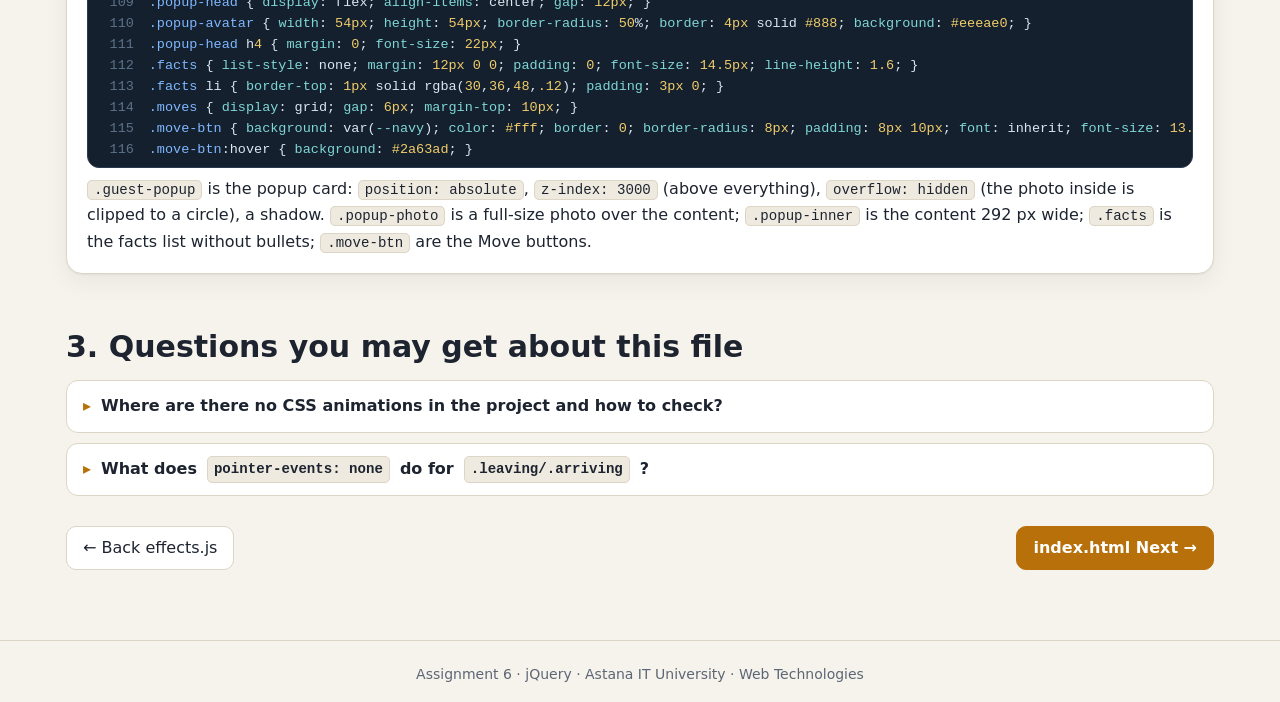
<file: file-css.html>
<!doctype html>
<html lang="ru">
<head>
<meta charset="utf-8">
<meta name="viewport" content="width=device-width, initial-scale=1">
<title>jQuery Defense — Assignment 6</title>
<meta name="description" content="Assignment 6 (jQuery) defense prep: code breakdowns, commands, live coding. KK / RU / EN.">
<link rel="icon" href="data:image/svg+xml,%3Csvg xmlns='http://www.w3.org/2000/svg' viewBox='0 0 32 32'%3E%3Crect width='32' height='32' rx='8' fill='%23b8700a'/%3E%3Ctext x='16' y='23' font-size='20' font-family='monospace' font-weight='700' text-anchor='middle' fill='white'%3E$%3C/text%3E%3C/svg%3E">
<link rel="stylesheet" href="assets/css/site.css">
</head>
<body data-page="css">
<header id="nav"></header>
<main class="wrap" id="app"></main>
<footer class="foot" id="foot"></footer>
<script src="assets/js/sources.js"></script>
<script src="assets/js/core.js"></script>
<script src="assets/js/explain.js"></script>
<script src="assets/js/ex-css.js"></script>
</body>
</html>
</file>
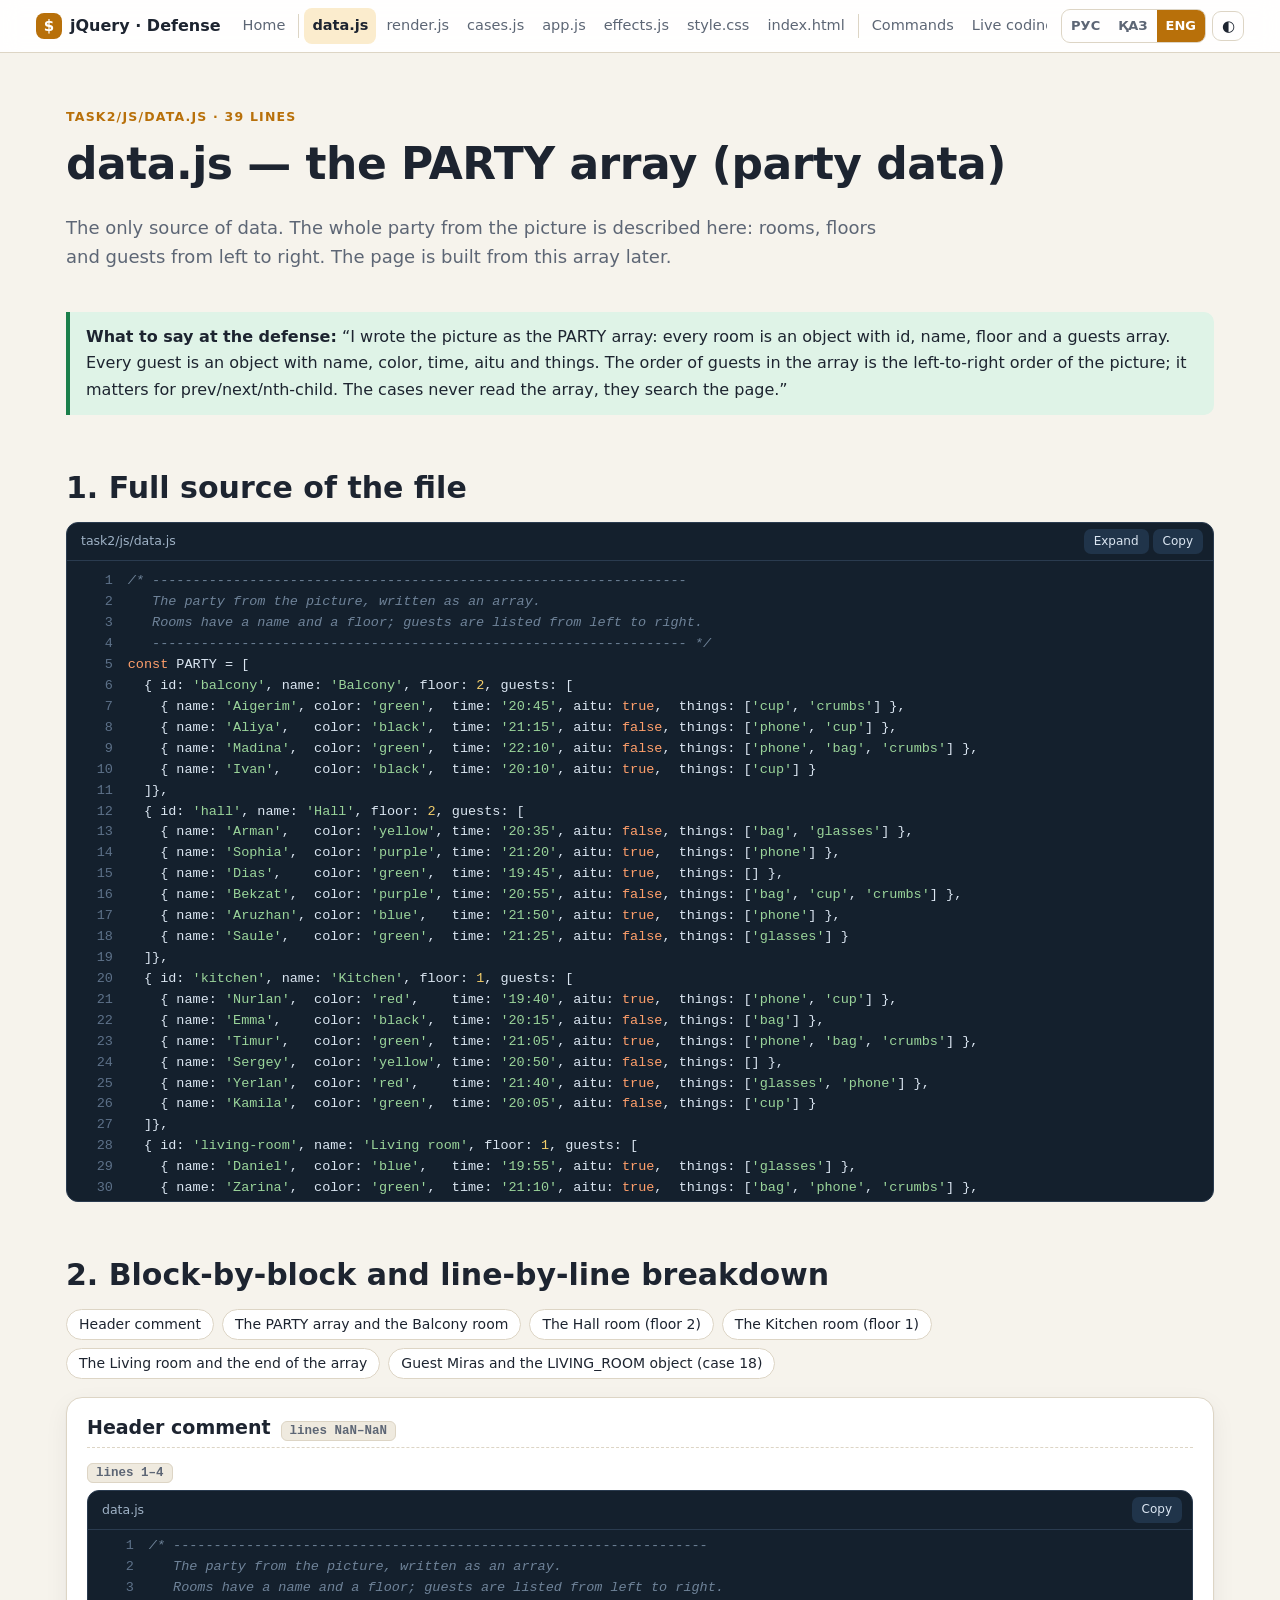
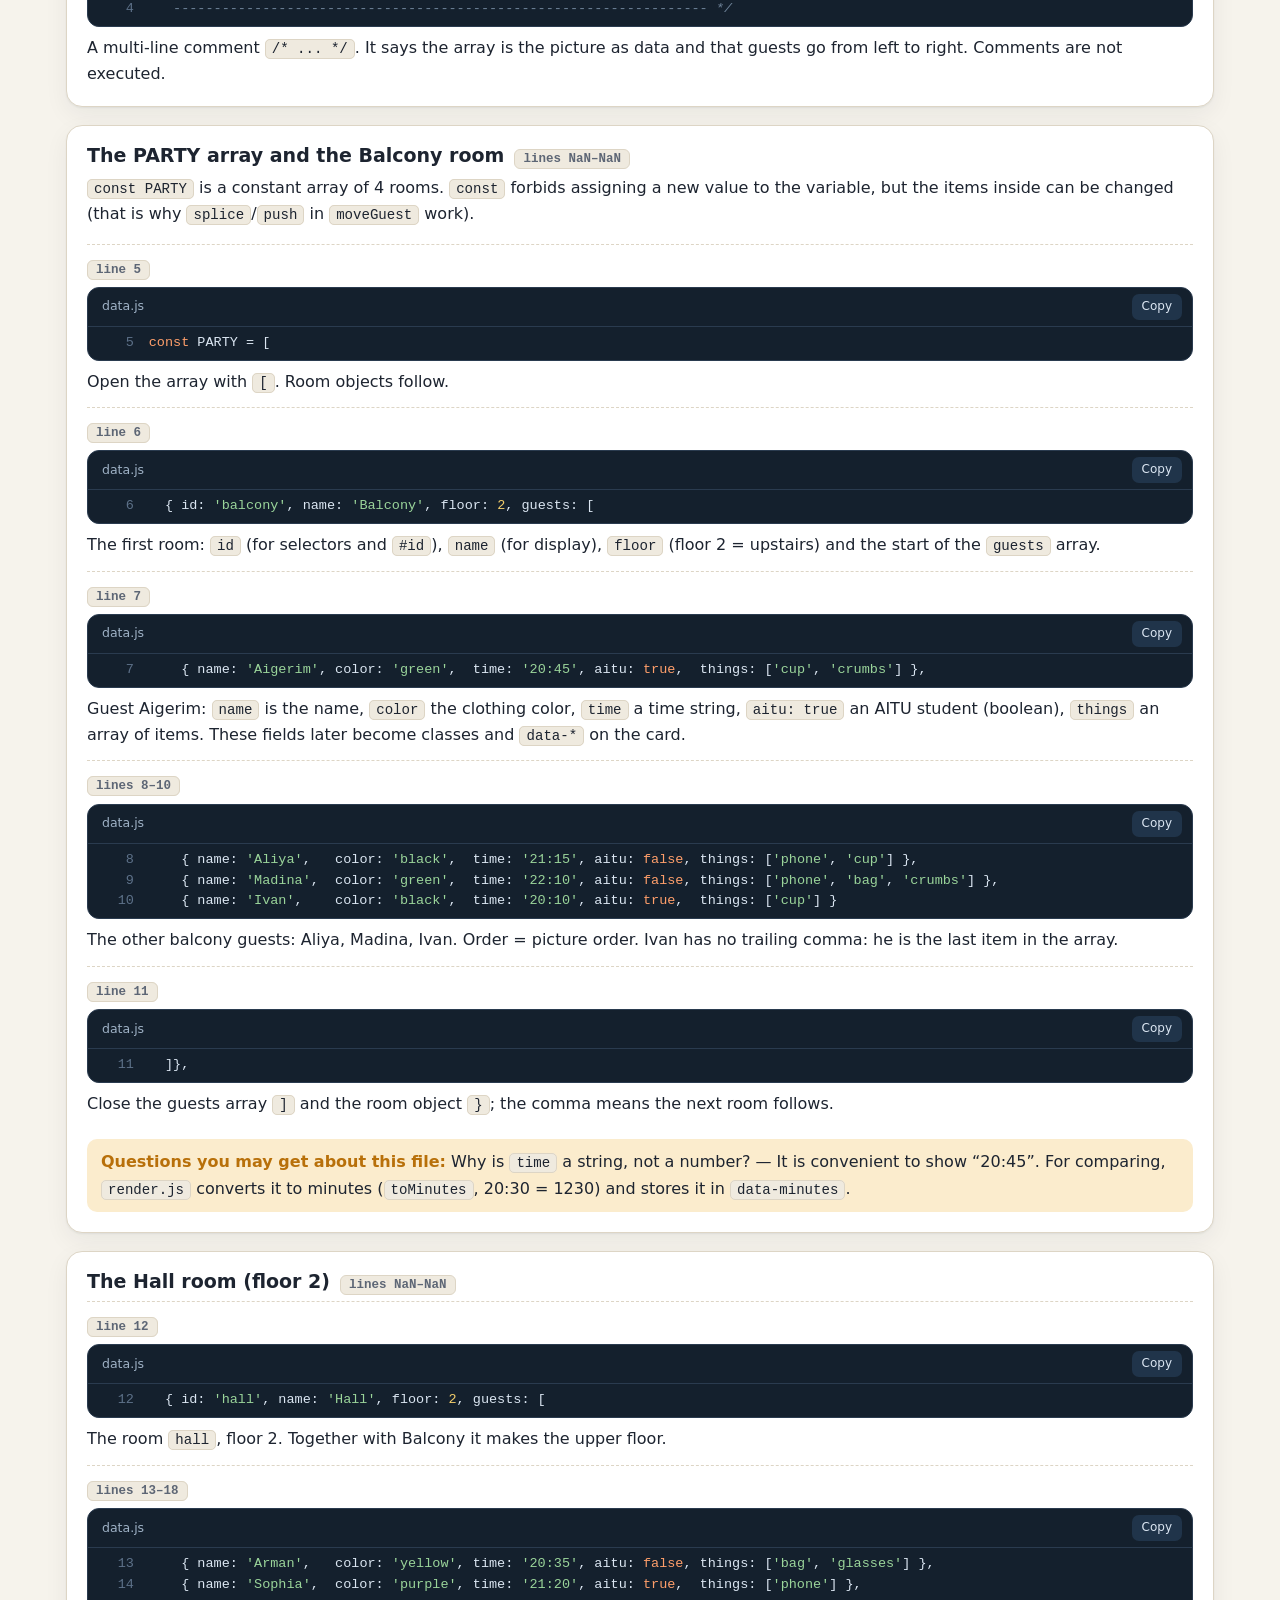
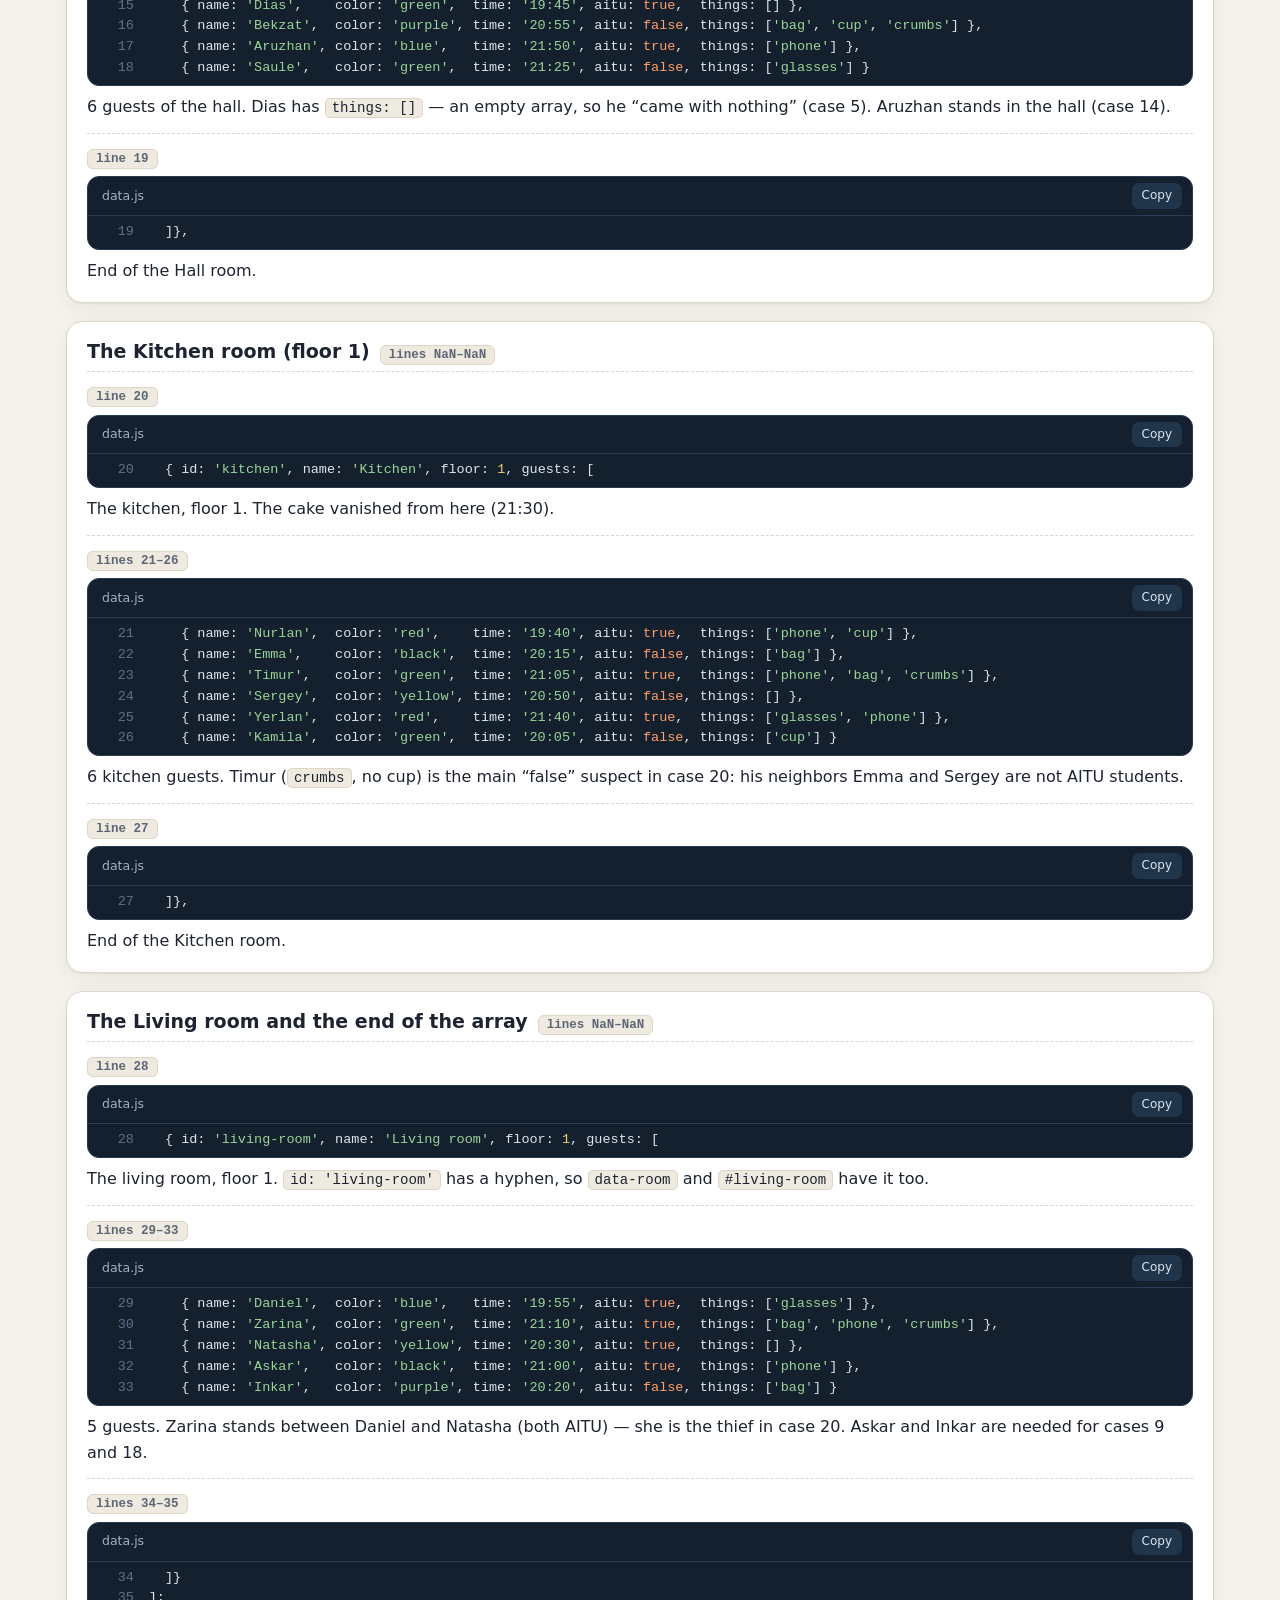
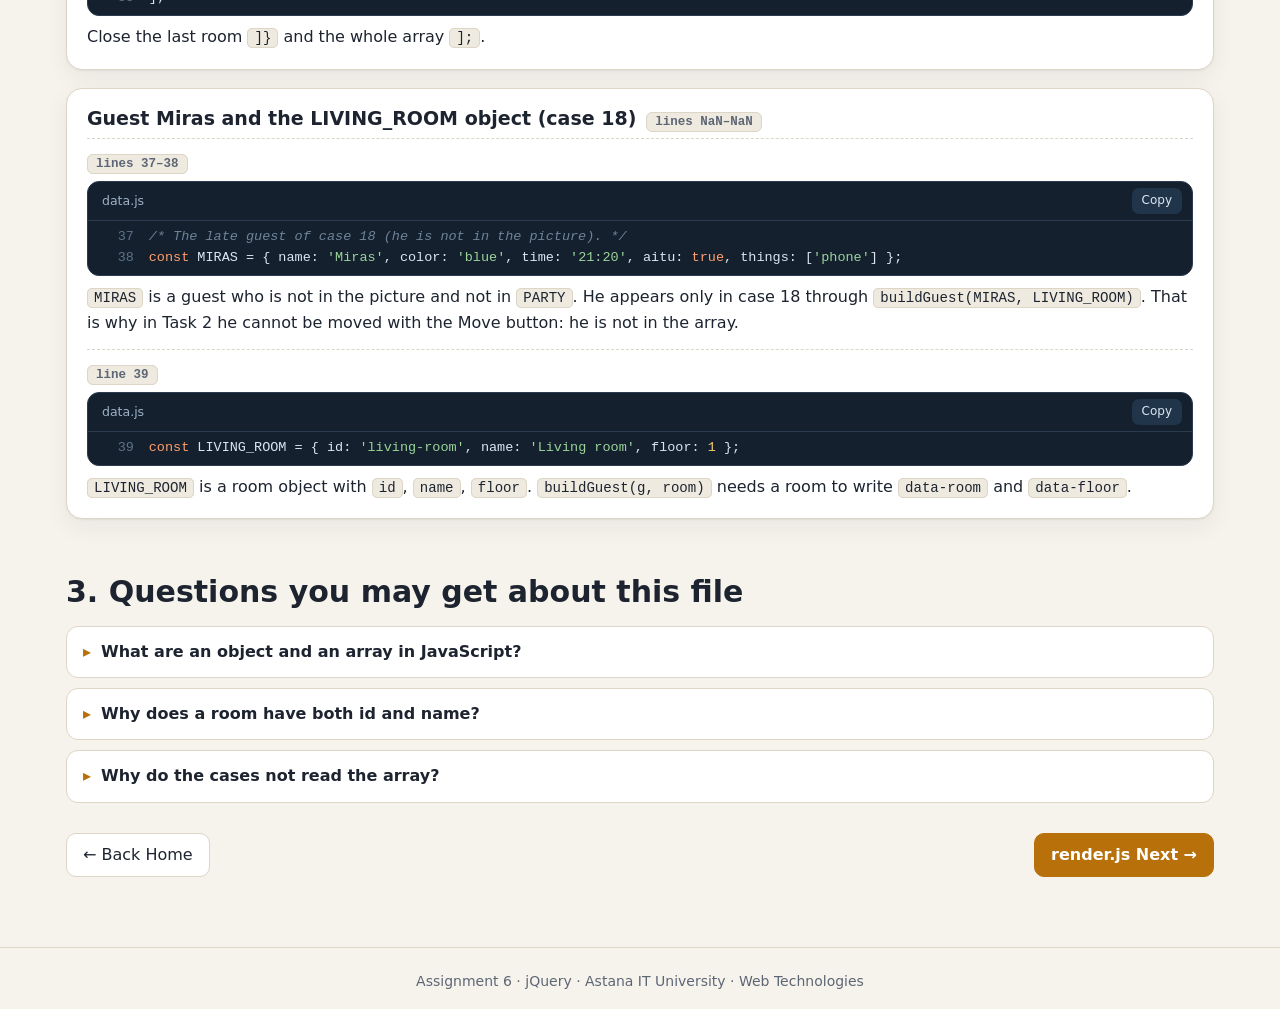
<file: file-data.html>
<!doctype html>
<html lang="ru">
<head>
<meta charset="utf-8">
<meta name="viewport" content="width=device-width, initial-scale=1">
<title>jQuery Defense — Assignment 6</title>
<meta name="description" content="Assignment 6 (jQuery) defense prep: code breakdowns, commands, live coding. KK / RU / EN.">
<link rel="icon" href="data:image/svg+xml,%3Csvg xmlns='http://www.w3.org/2000/svg' viewBox='0 0 32 32'%3E%3Crect width='32' height='32' rx='8' fill='%23b8700a'/%3E%3Ctext x='16' y='23' font-size='20' font-family='monospace' font-weight='700' text-anchor='middle' fill='white'%3E$%3C/text%3E%3C/svg%3E">
<link rel="stylesheet" href="assets/css/site.css">
</head>
<body data-page="data">
<header id="nav"></header>
<main class="wrap" id="app"></main>
<footer class="foot" id="foot"></footer>
<script src="assets/js/sources.js"></script>
<script src="assets/js/core.js"></script>
<script src="assets/js/explain.js"></script>
<script src="assets/js/ex-data.js"></script>
</body>
</html>
</file>
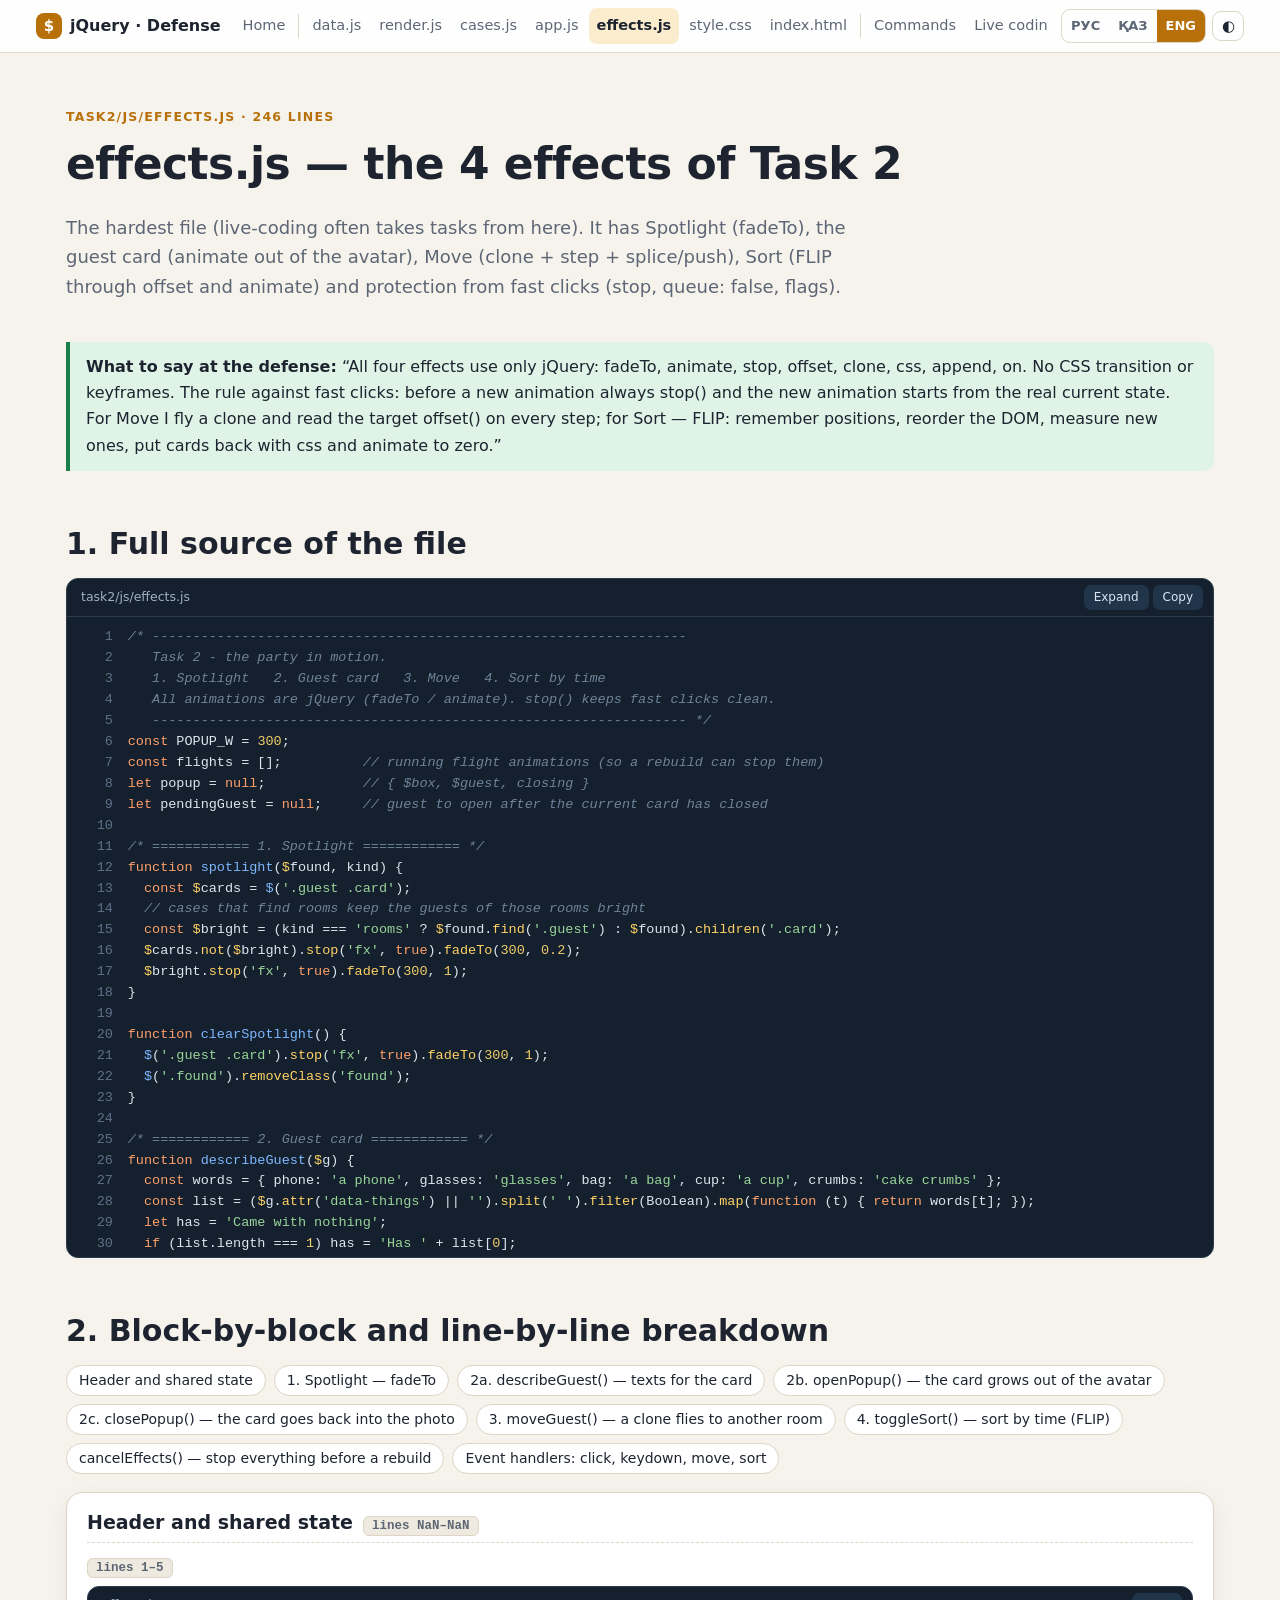
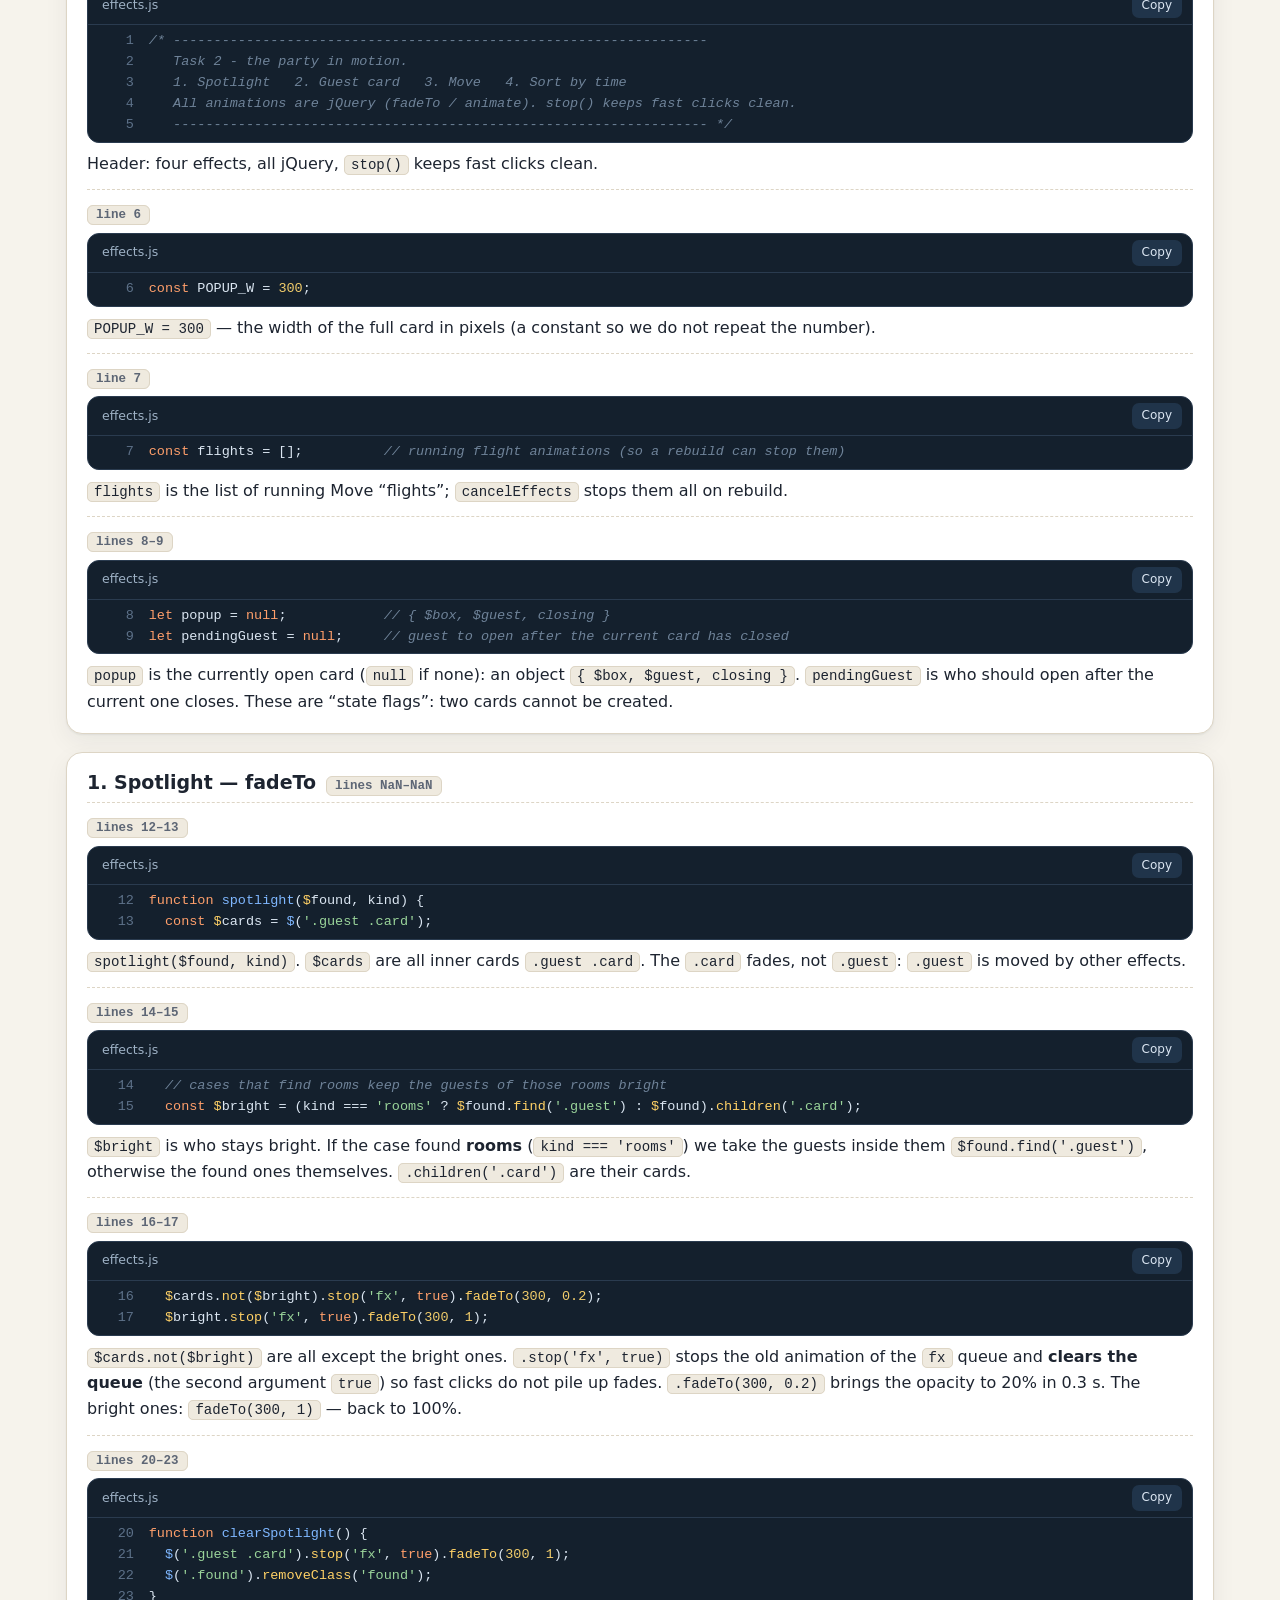
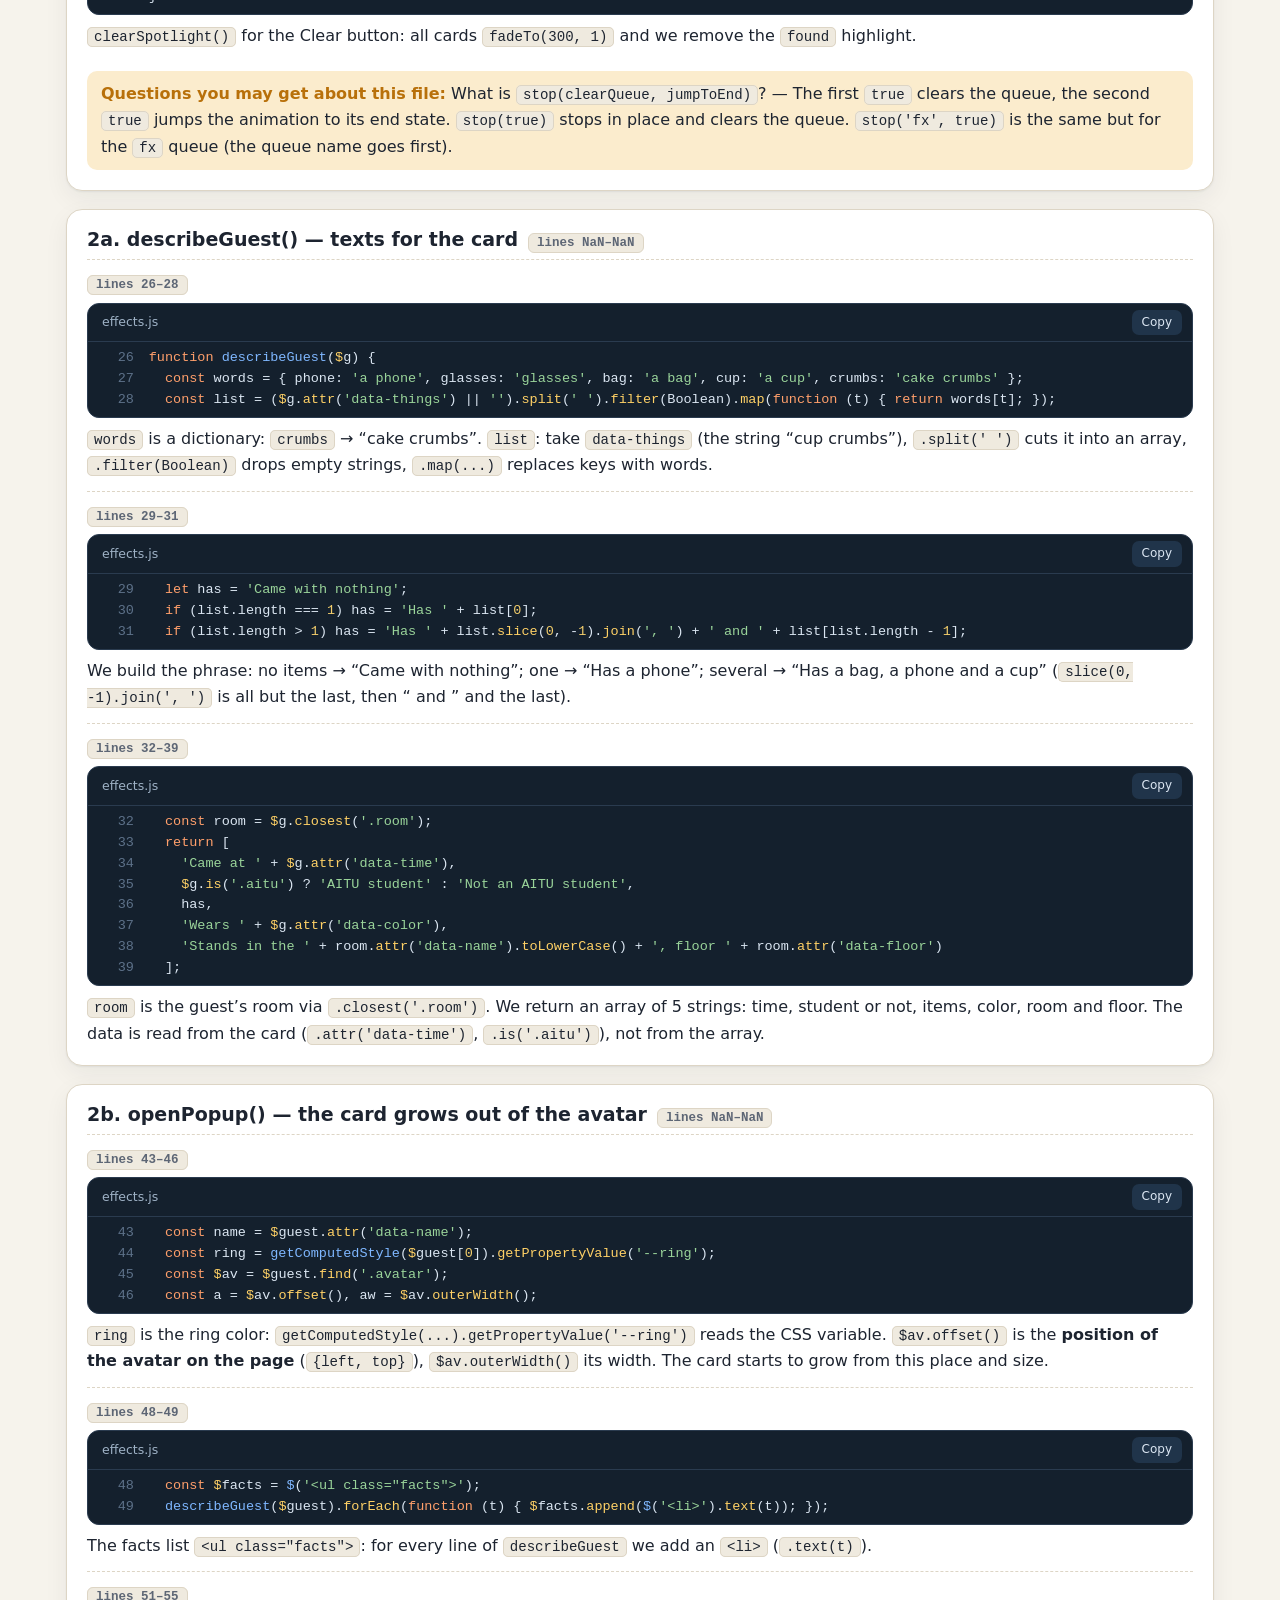
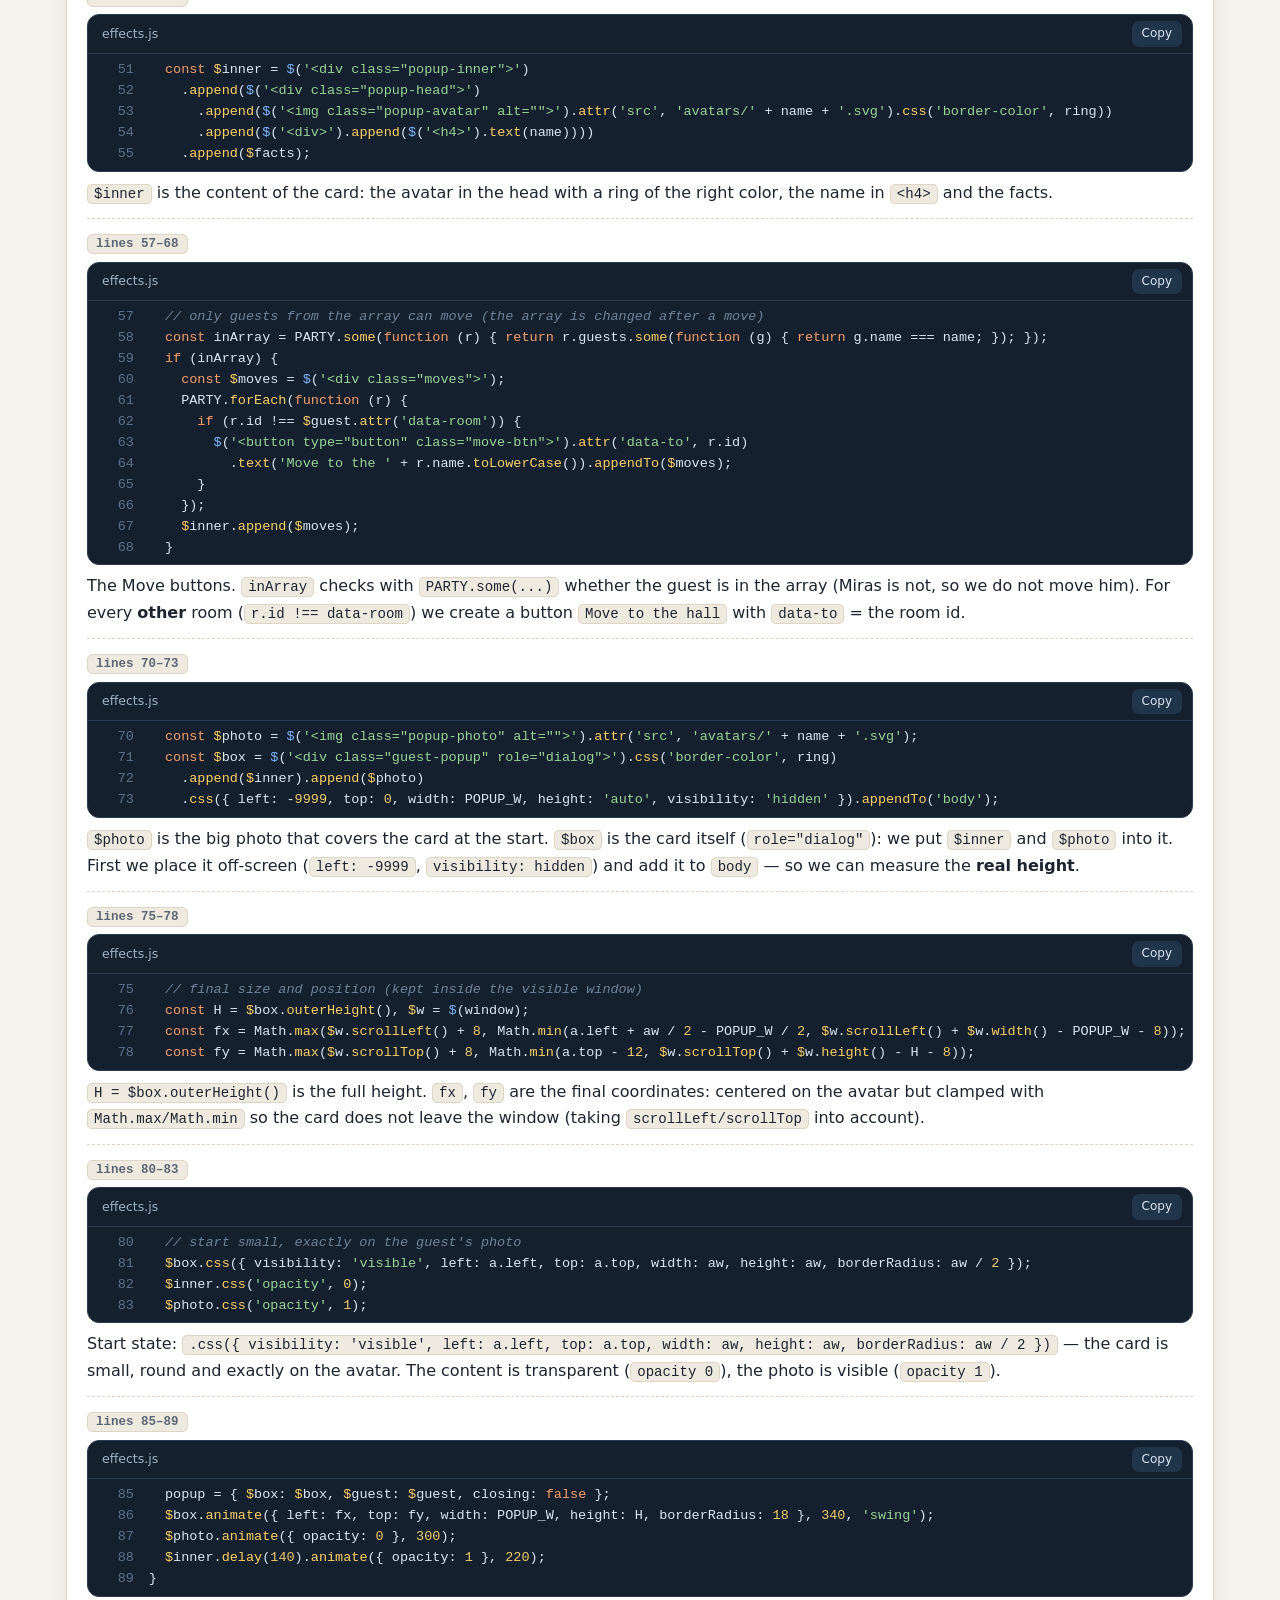
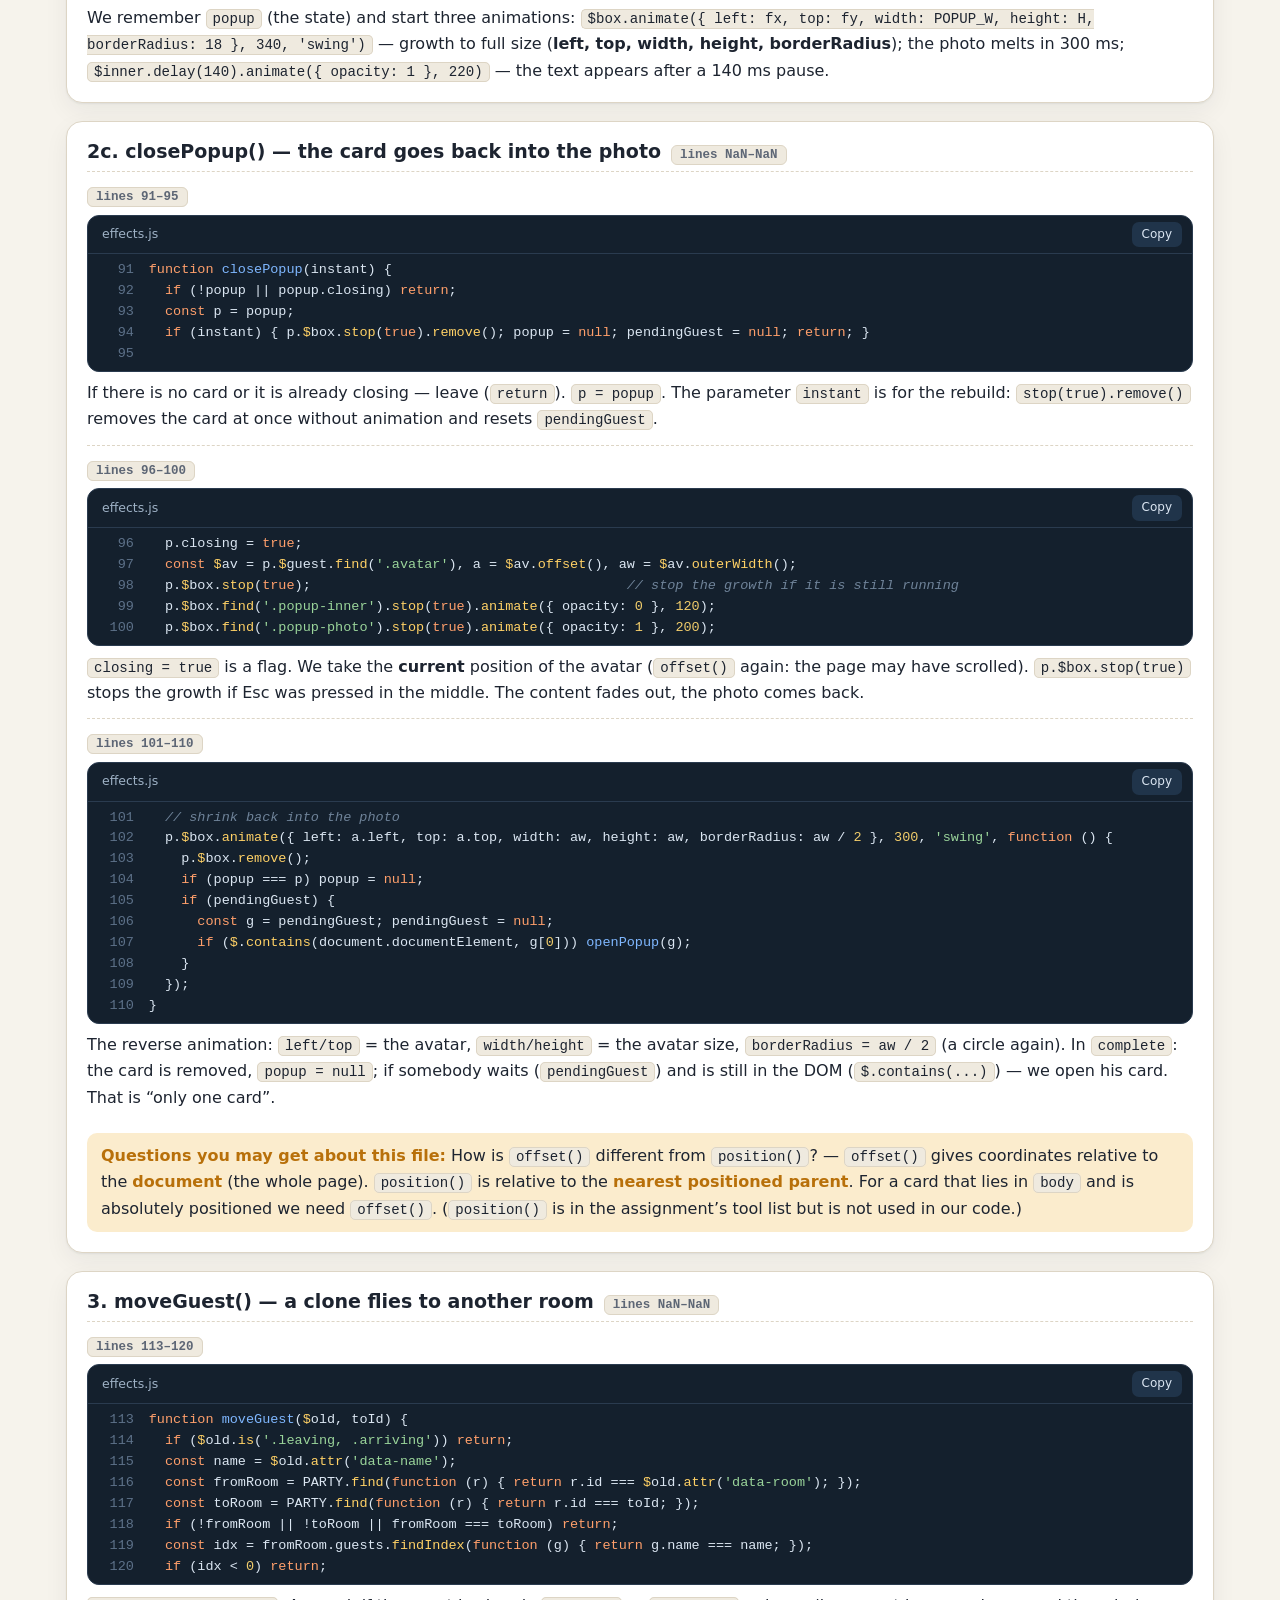
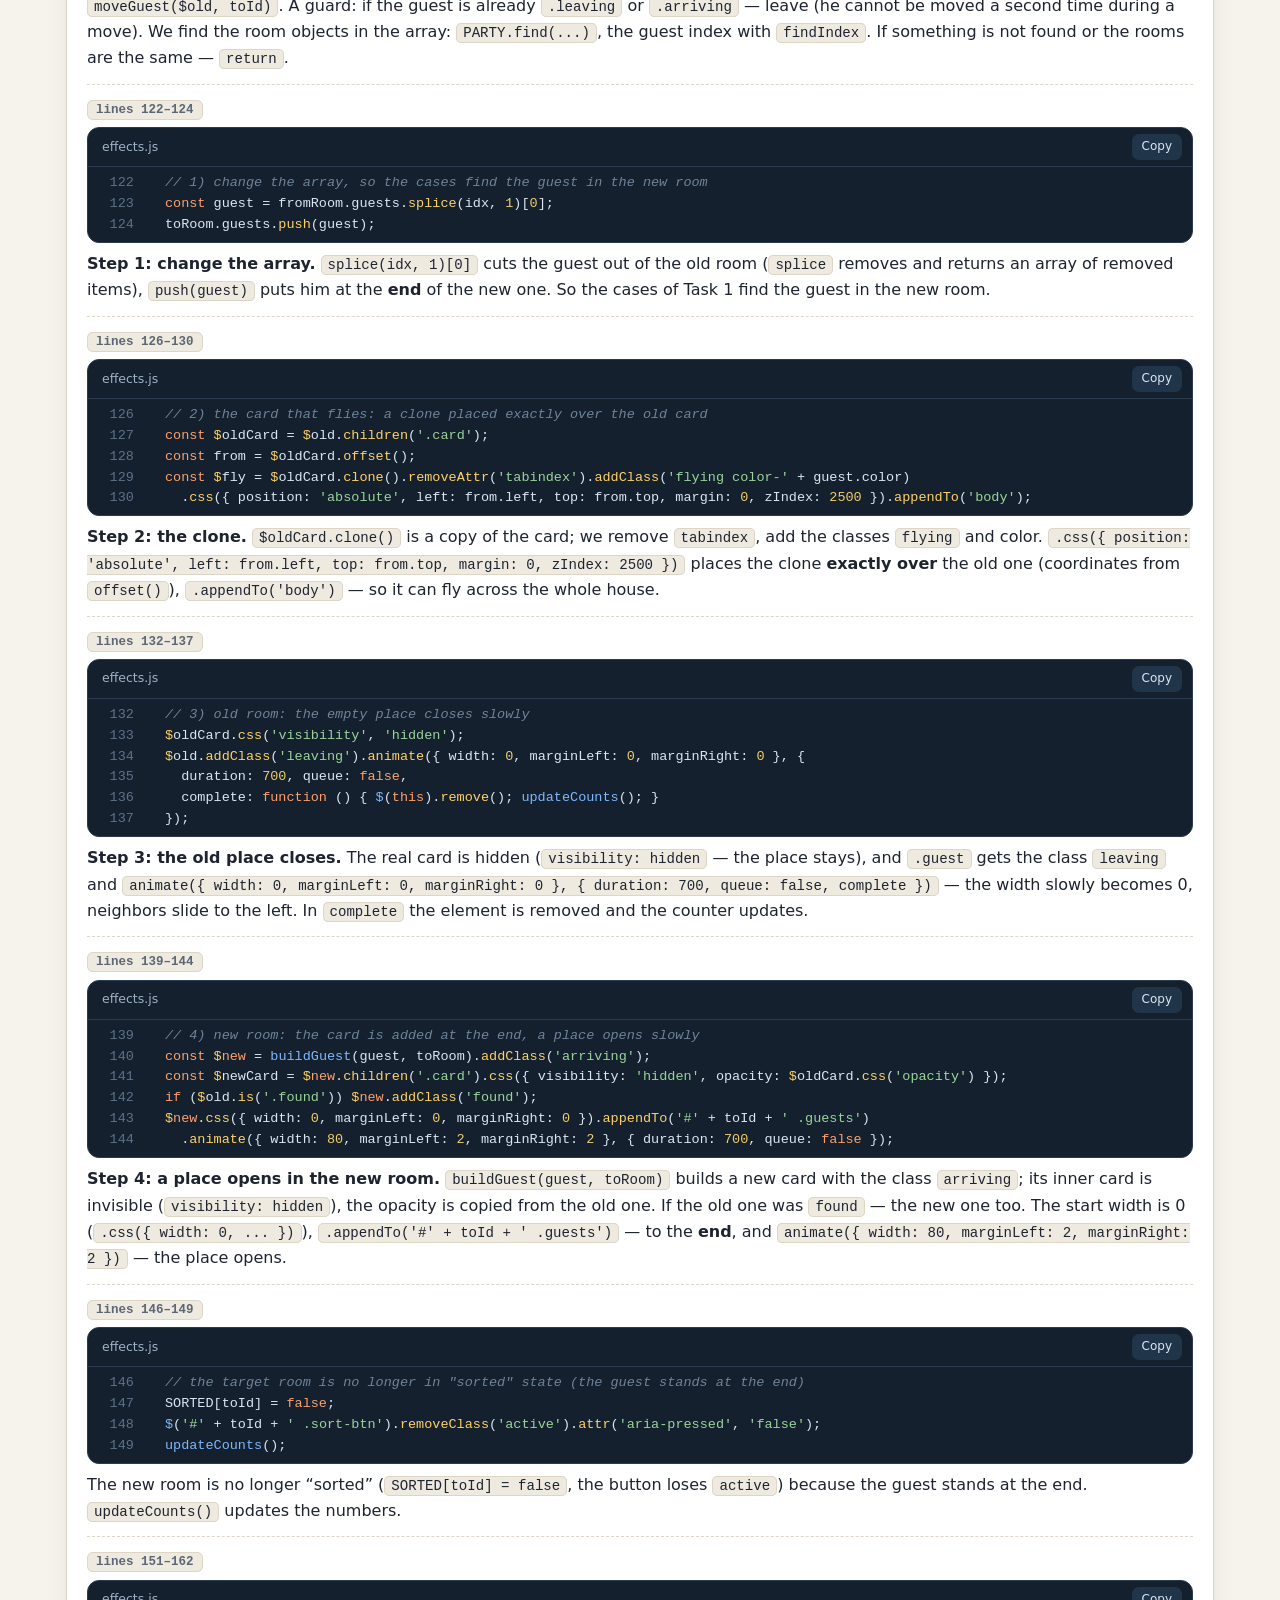
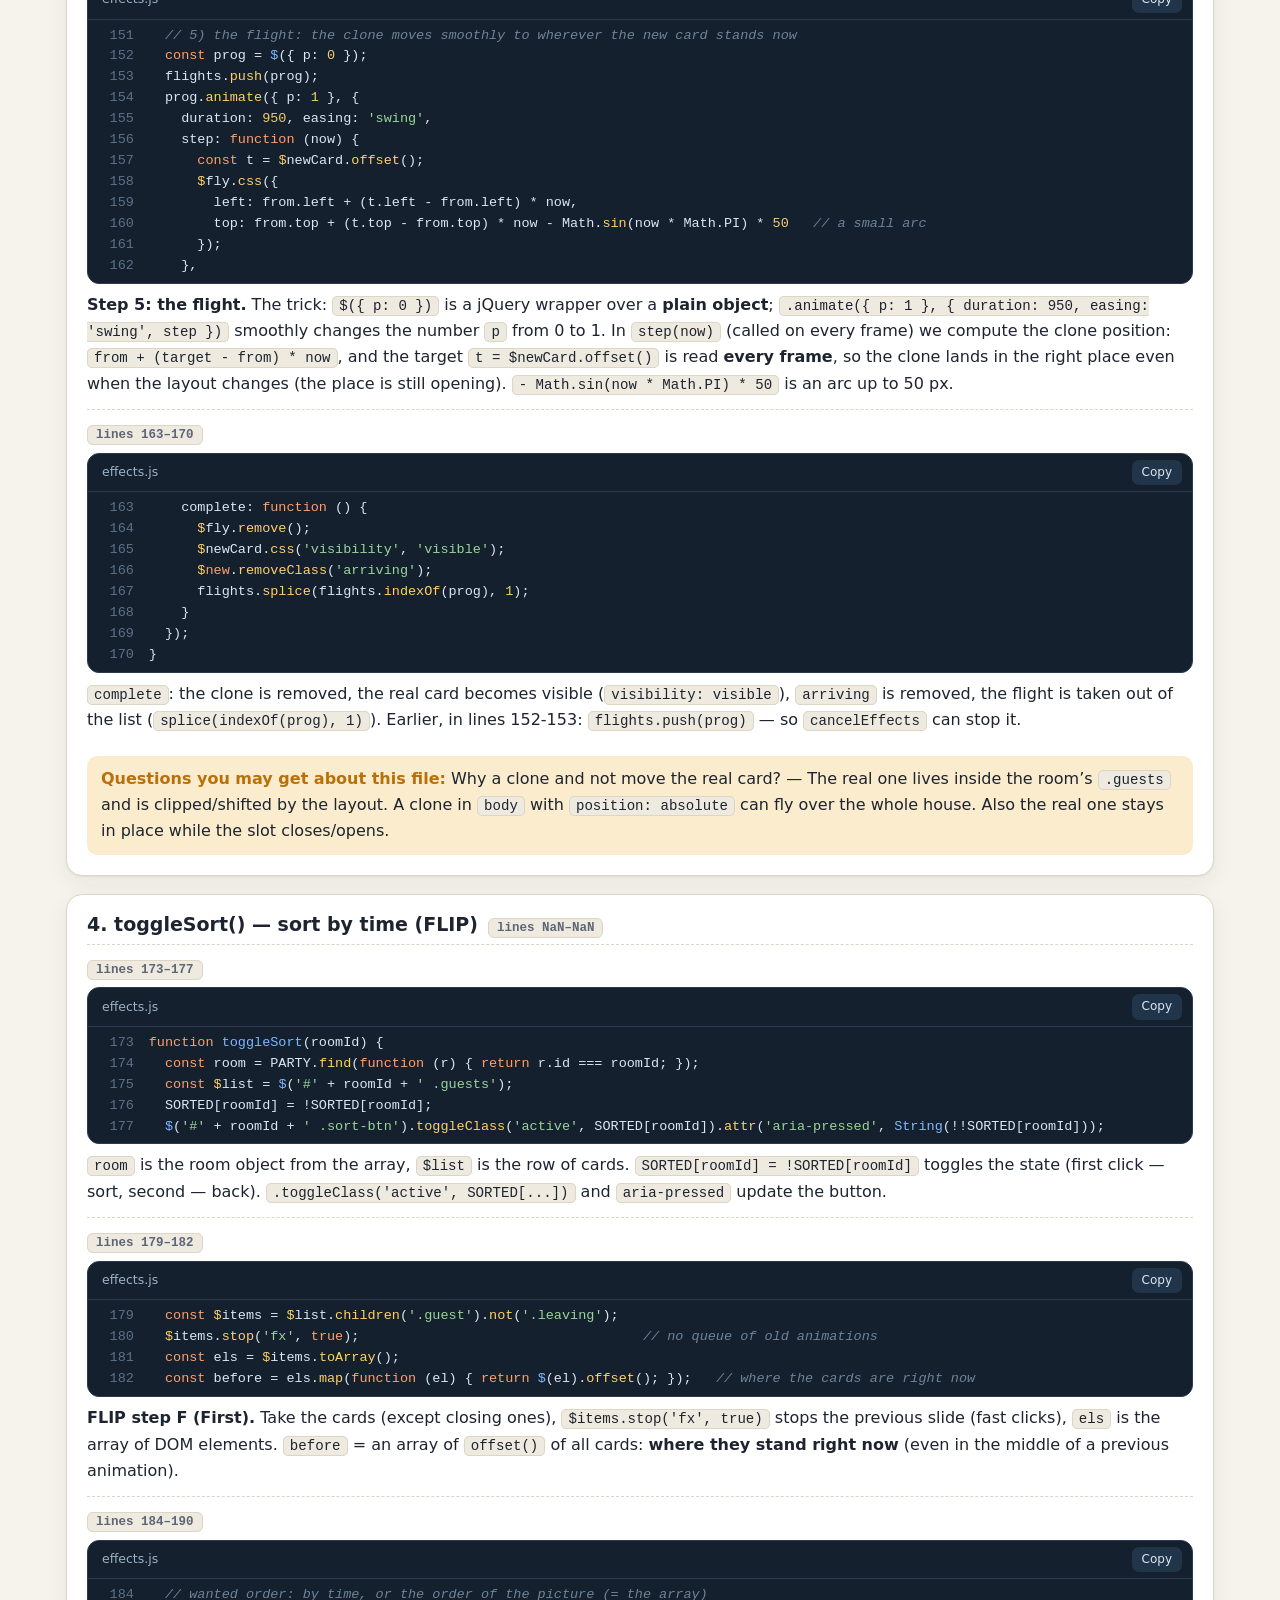
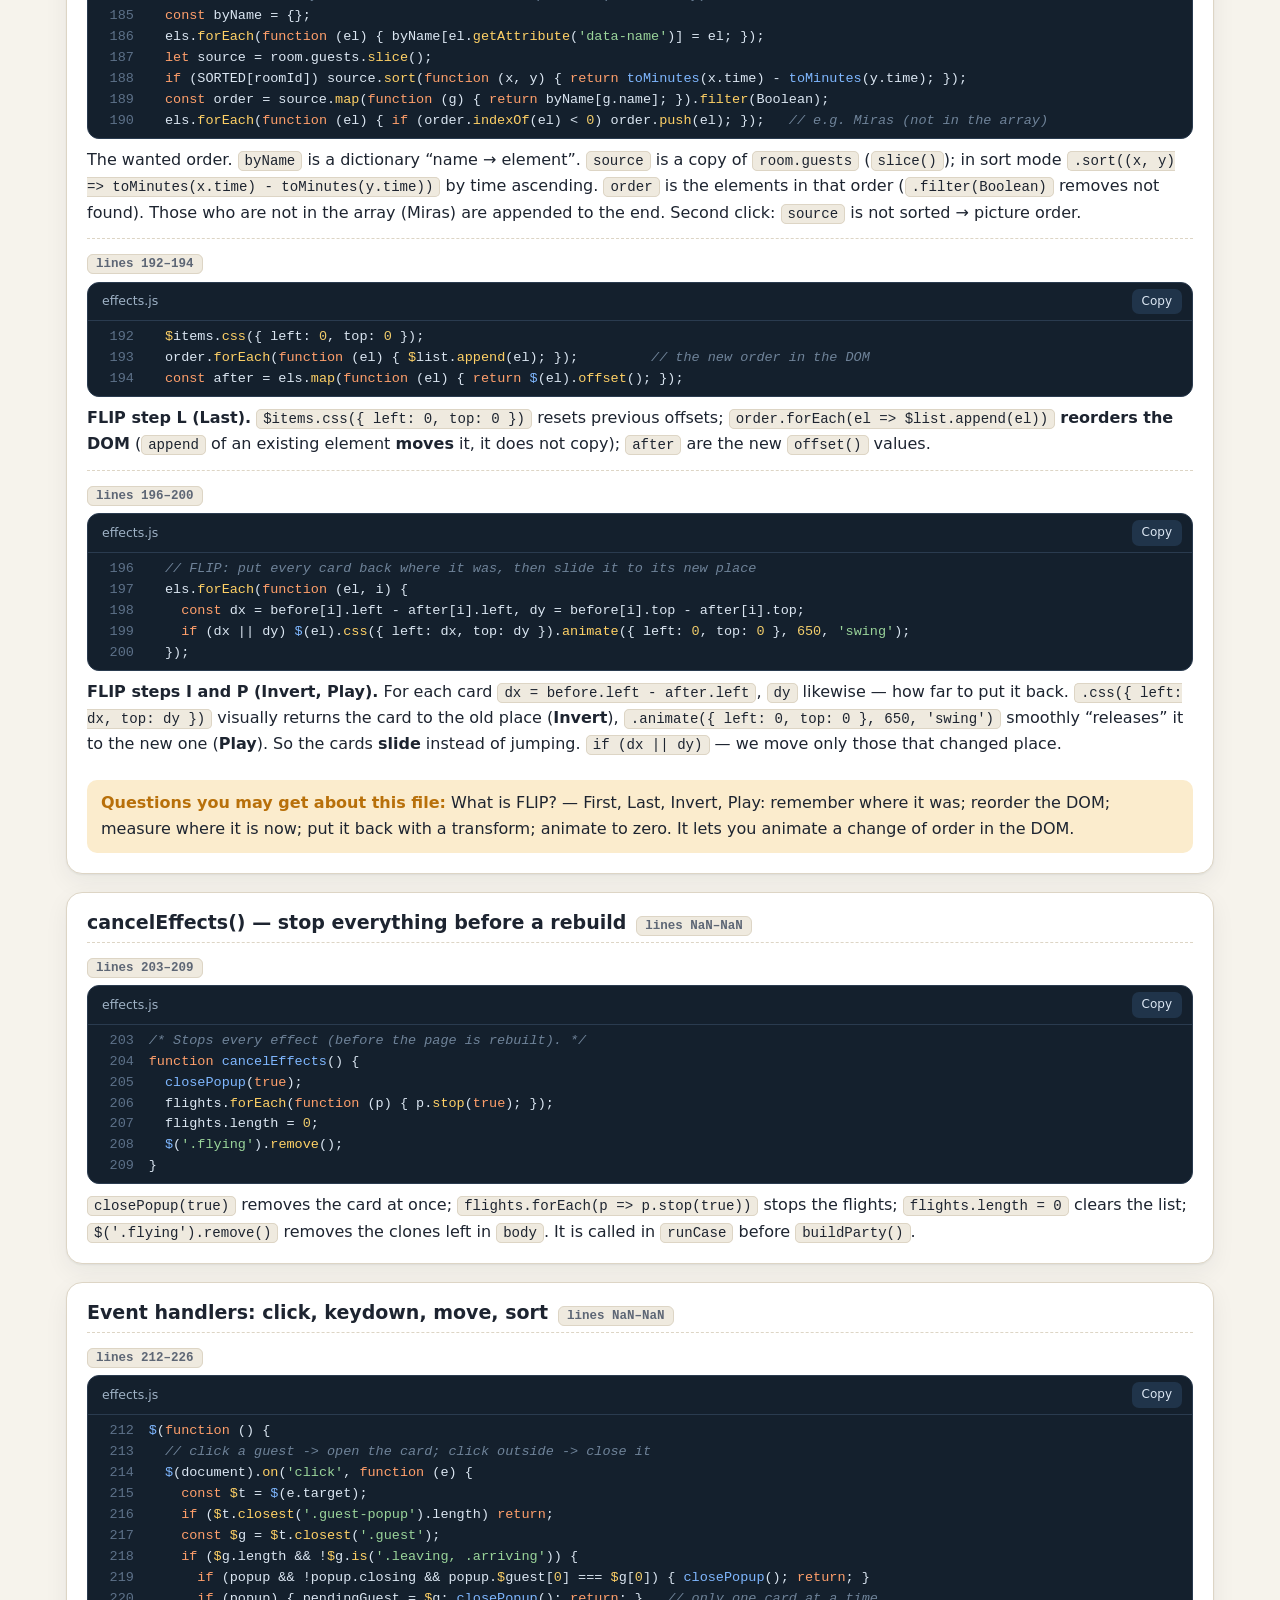
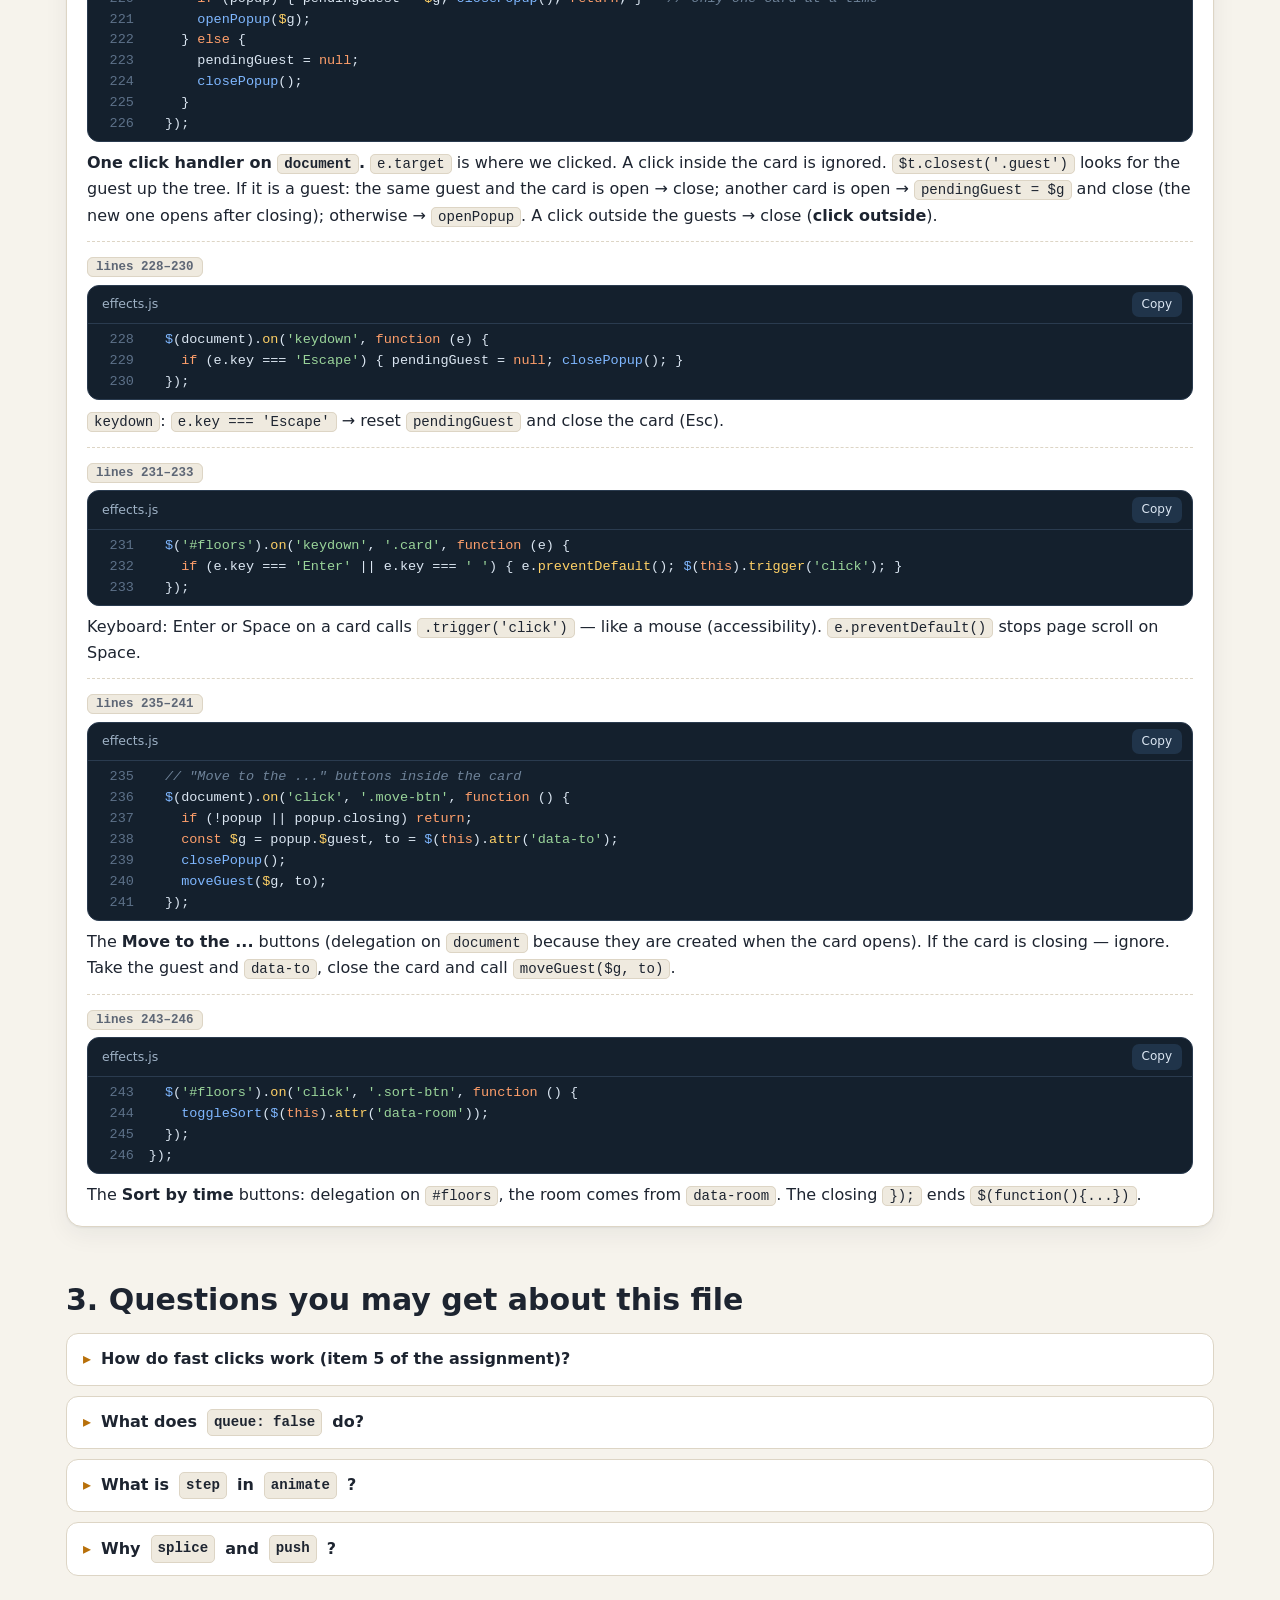
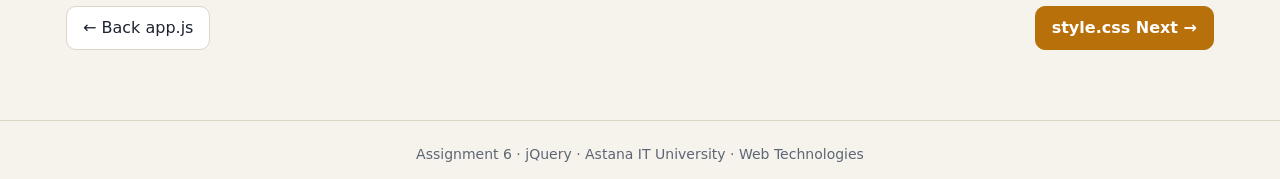
<file: file-effects.html>
<!doctype html>
<html lang="ru">
<head>
<meta charset="utf-8">
<meta name="viewport" content="width=device-width, initial-scale=1">
<title>jQuery Defense — Assignment 6</title>
<meta name="description" content="Assignment 6 (jQuery) defense prep: code breakdowns, commands, live coding. KK / RU / EN.">
<link rel="icon" href="data:image/svg+xml,%3Csvg xmlns='http://www.w3.org/2000/svg' viewBox='0 0 32 32'%3E%3Crect width='32' height='32' rx='8' fill='%23b8700a'/%3E%3Ctext x='16' y='23' font-size='20' font-family='monospace' font-weight='700' text-anchor='middle' fill='white'%3E$%3C/text%3E%3C/svg%3E">
<link rel="stylesheet" href="assets/css/site.css">
</head>
<body data-page="effects">
<header id="nav"></header>
<main class="wrap" id="app"></main>
<footer class="foot" id="foot"></footer>
<script src="assets/js/sources.js"></script>
<script src="assets/js/core.js"></script>
<script src="assets/js/explain.js"></script>
<script src="assets/js/ex-effects.js"></script>
</body>
</html>
</file>
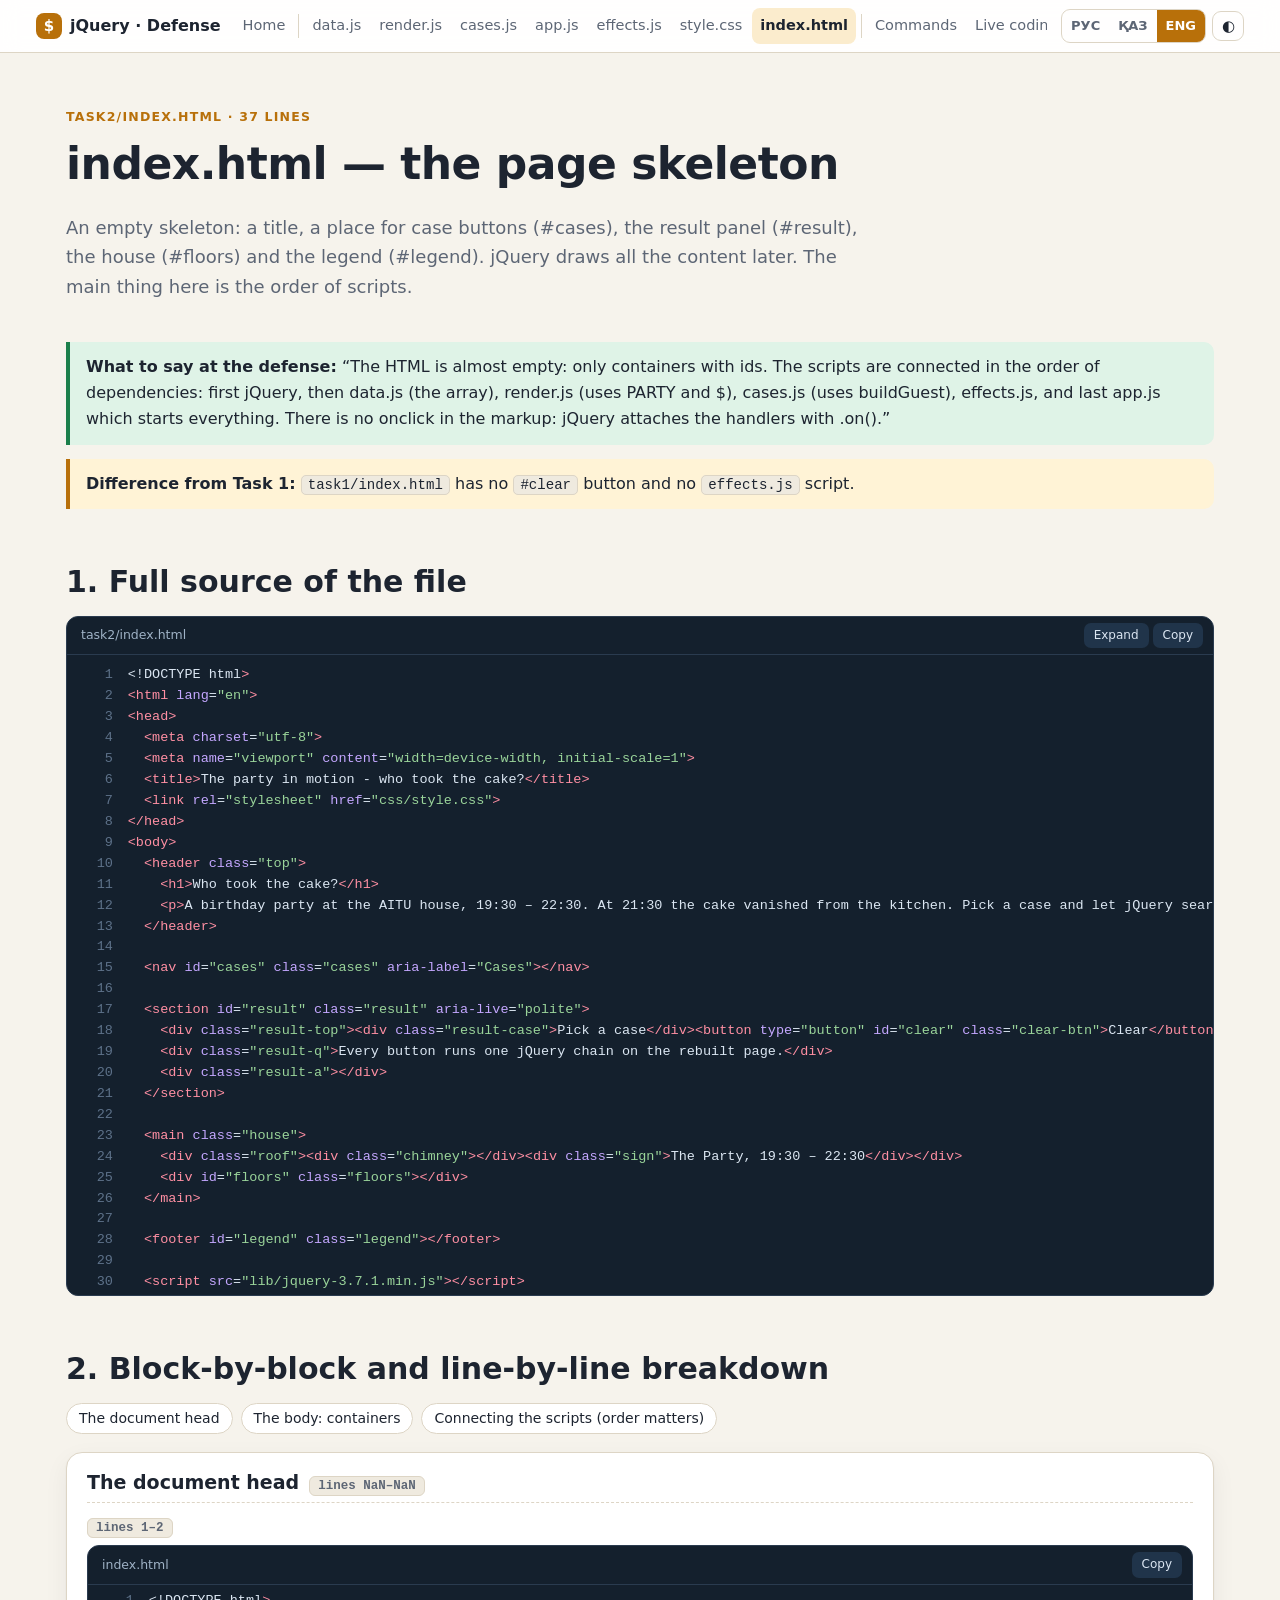
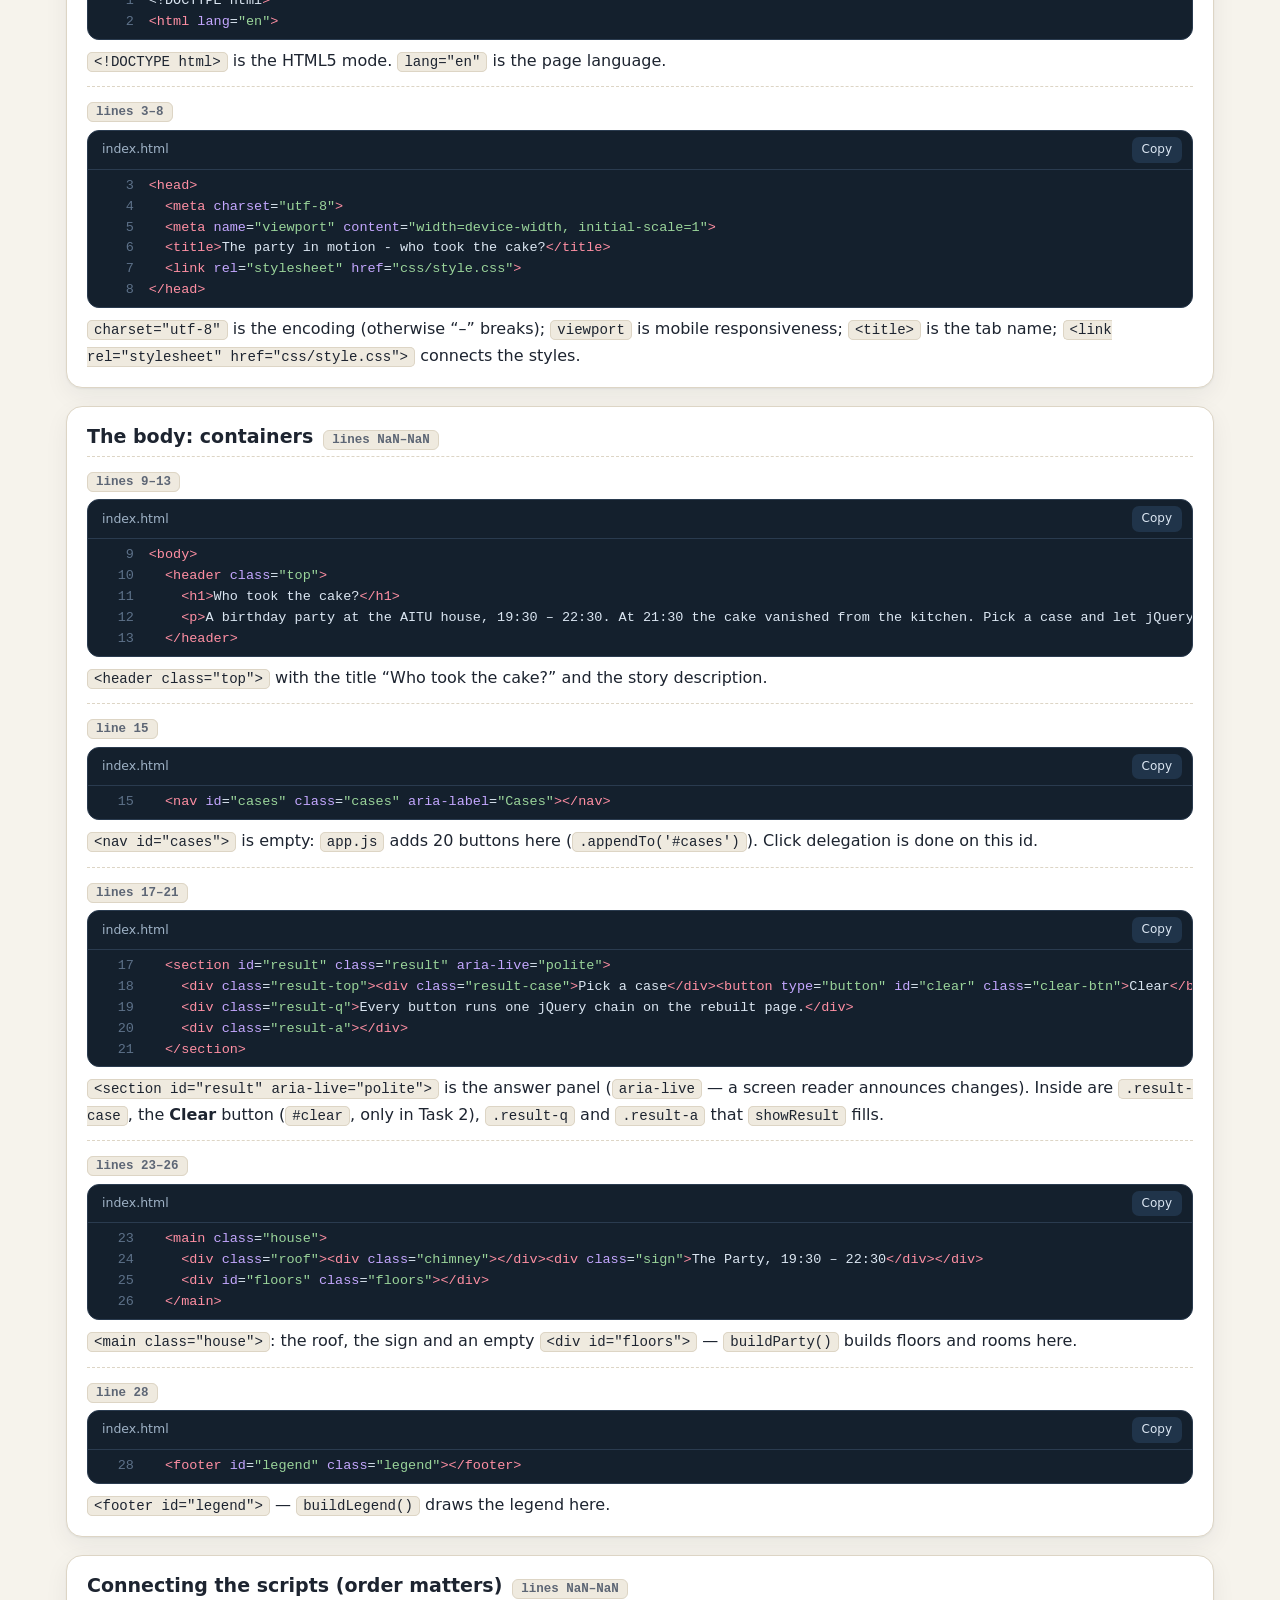
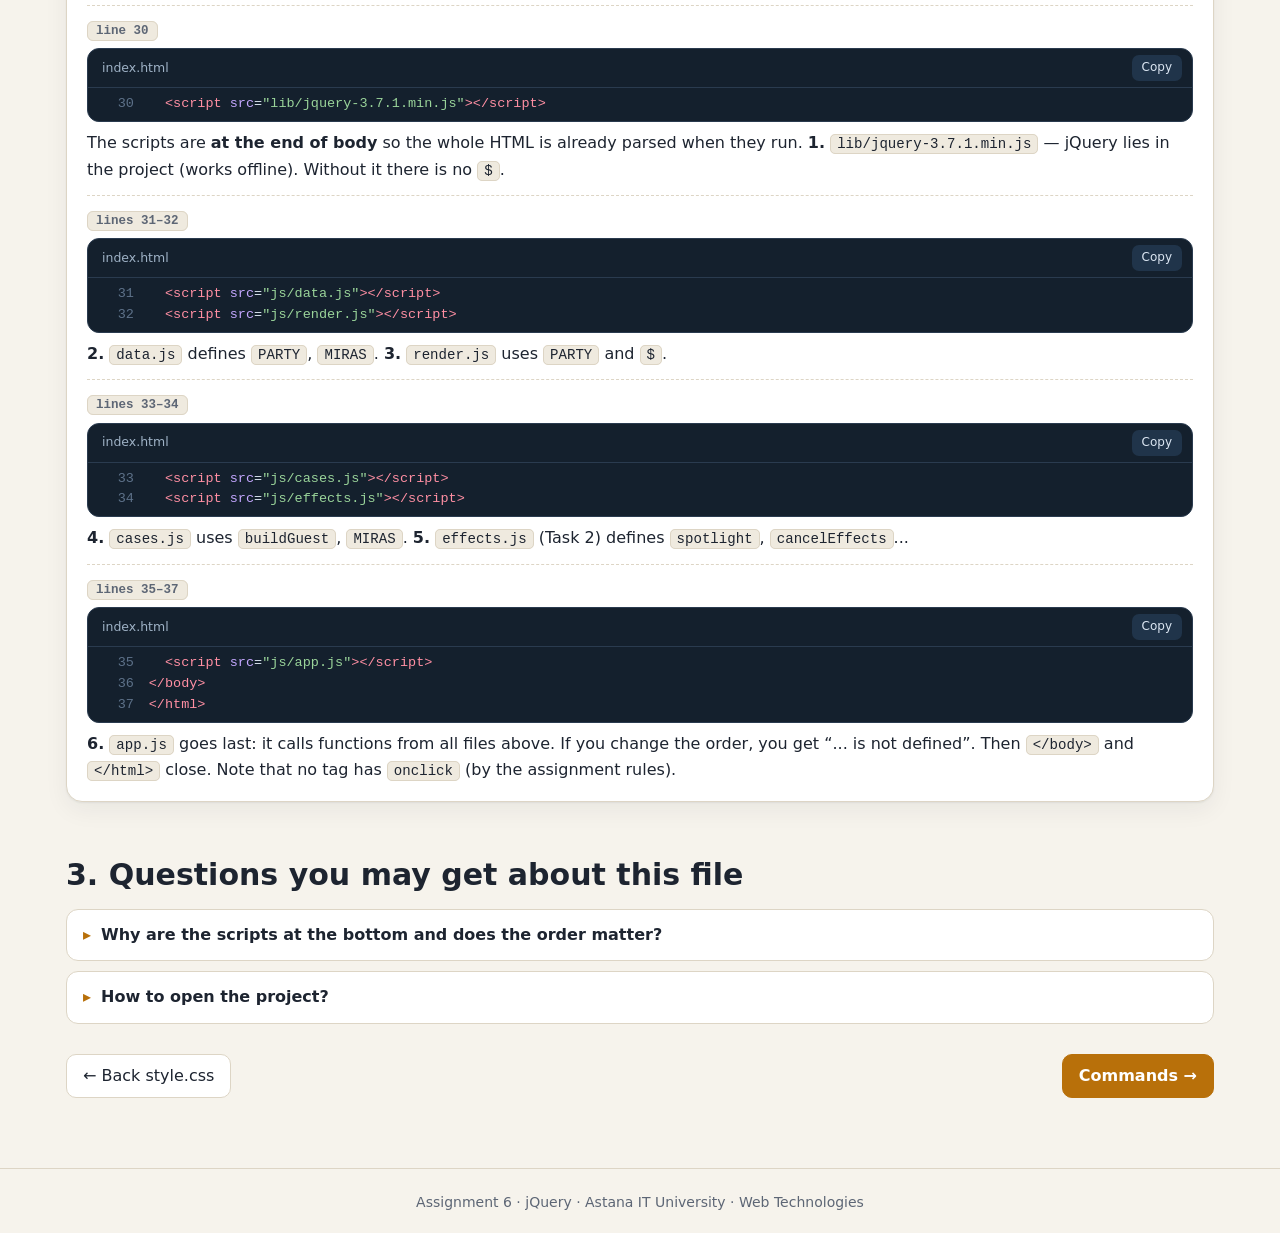
<file: file-html.html>
<!doctype html>
<html lang="ru">
<head>
<meta charset="utf-8">
<meta name="viewport" content="width=device-width, initial-scale=1">
<title>jQuery Defense — Assignment 6</title>
<meta name="description" content="Assignment 6 (jQuery) defense prep: code breakdowns, commands, live coding. KK / RU / EN.">
<link rel="icon" href="data:image/svg+xml,%3Csvg xmlns='http://www.w3.org/2000/svg' viewBox='0 0 32 32'%3E%3Crect width='32' height='32' rx='8' fill='%23b8700a'/%3E%3Ctext x='16' y='23' font-size='20' font-family='monospace' font-weight='700' text-anchor='middle' fill='white'%3E$%3C/text%3E%3C/svg%3E">
<link rel="stylesheet" href="assets/css/site.css">
</head>
<body data-page="html">
<header id="nav"></header>
<main class="wrap" id="app"></main>
<footer class="foot" id="foot"></footer>
<script src="assets/js/sources.js"></script>
<script src="assets/js/core.js"></script>
<script src="assets/js/explain.js"></script>
<script src="assets/js/ex-html.js"></script>
</body>
</html>
</file>
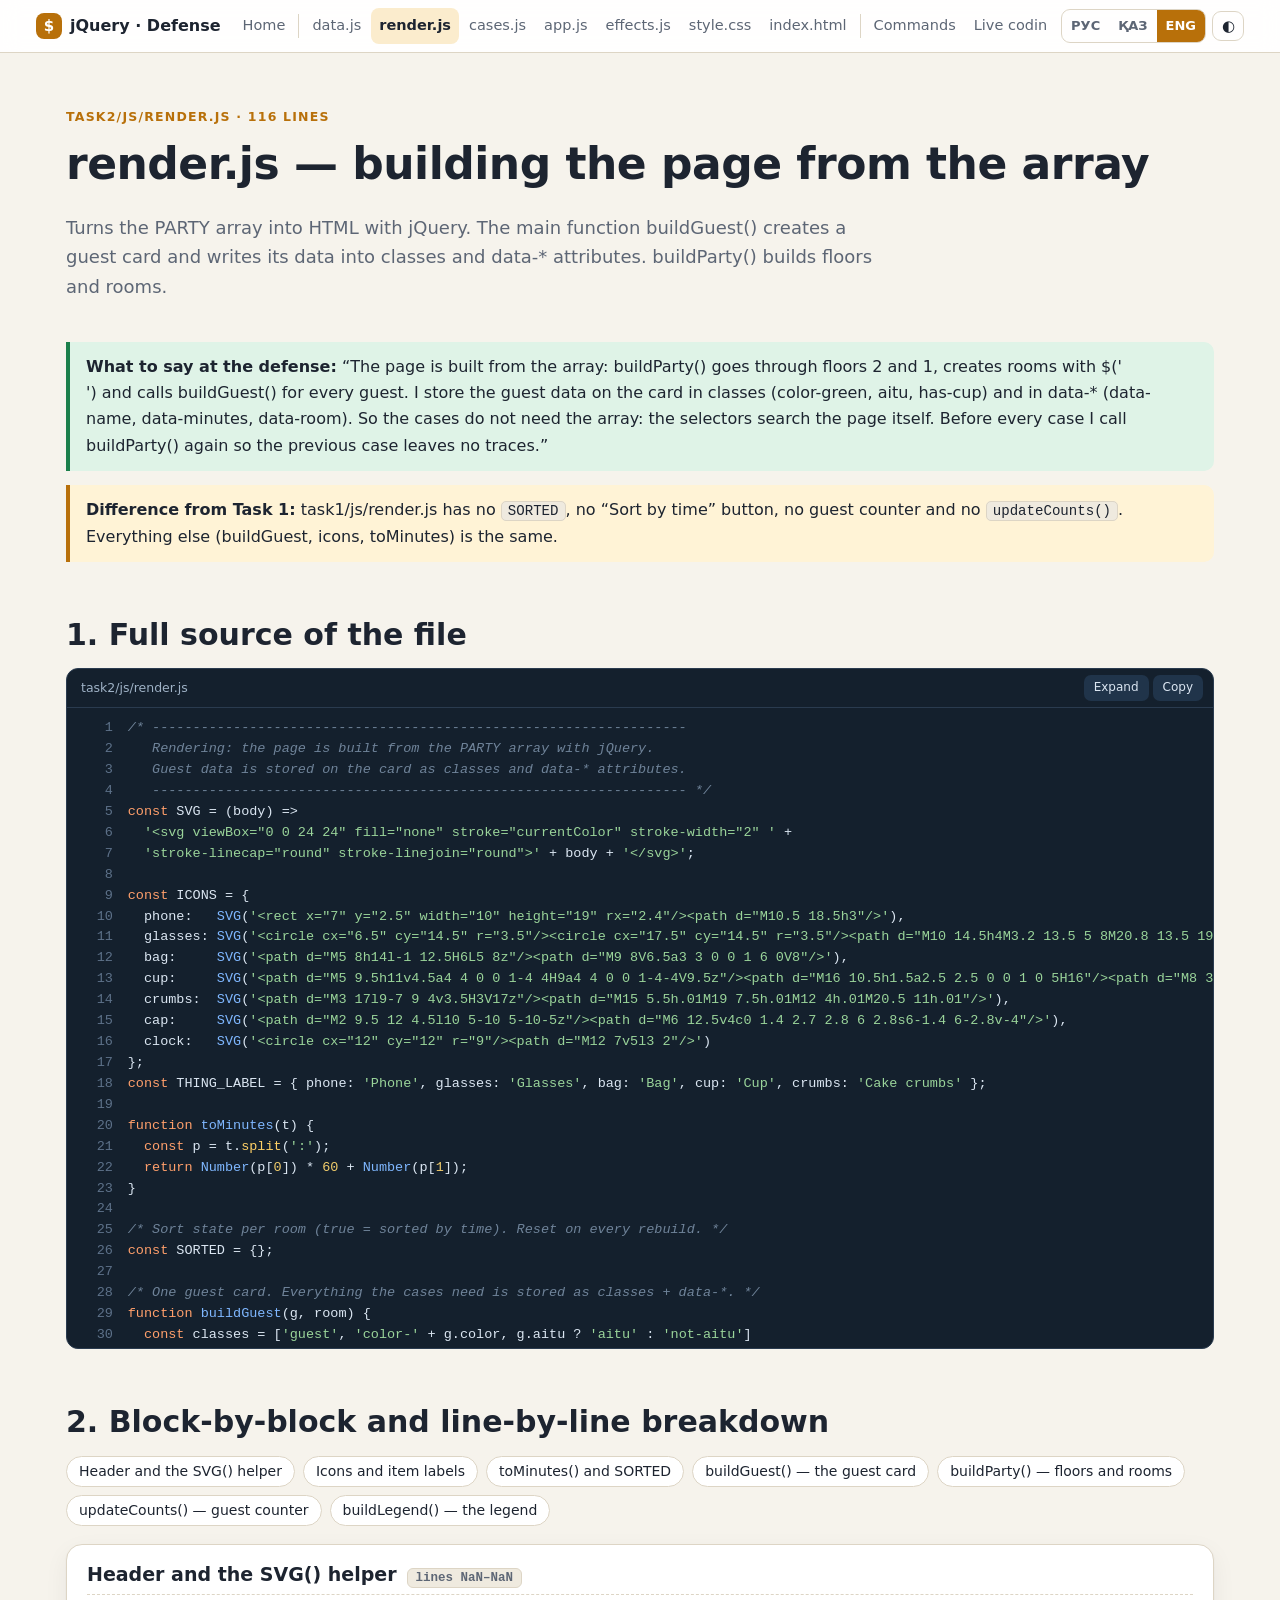
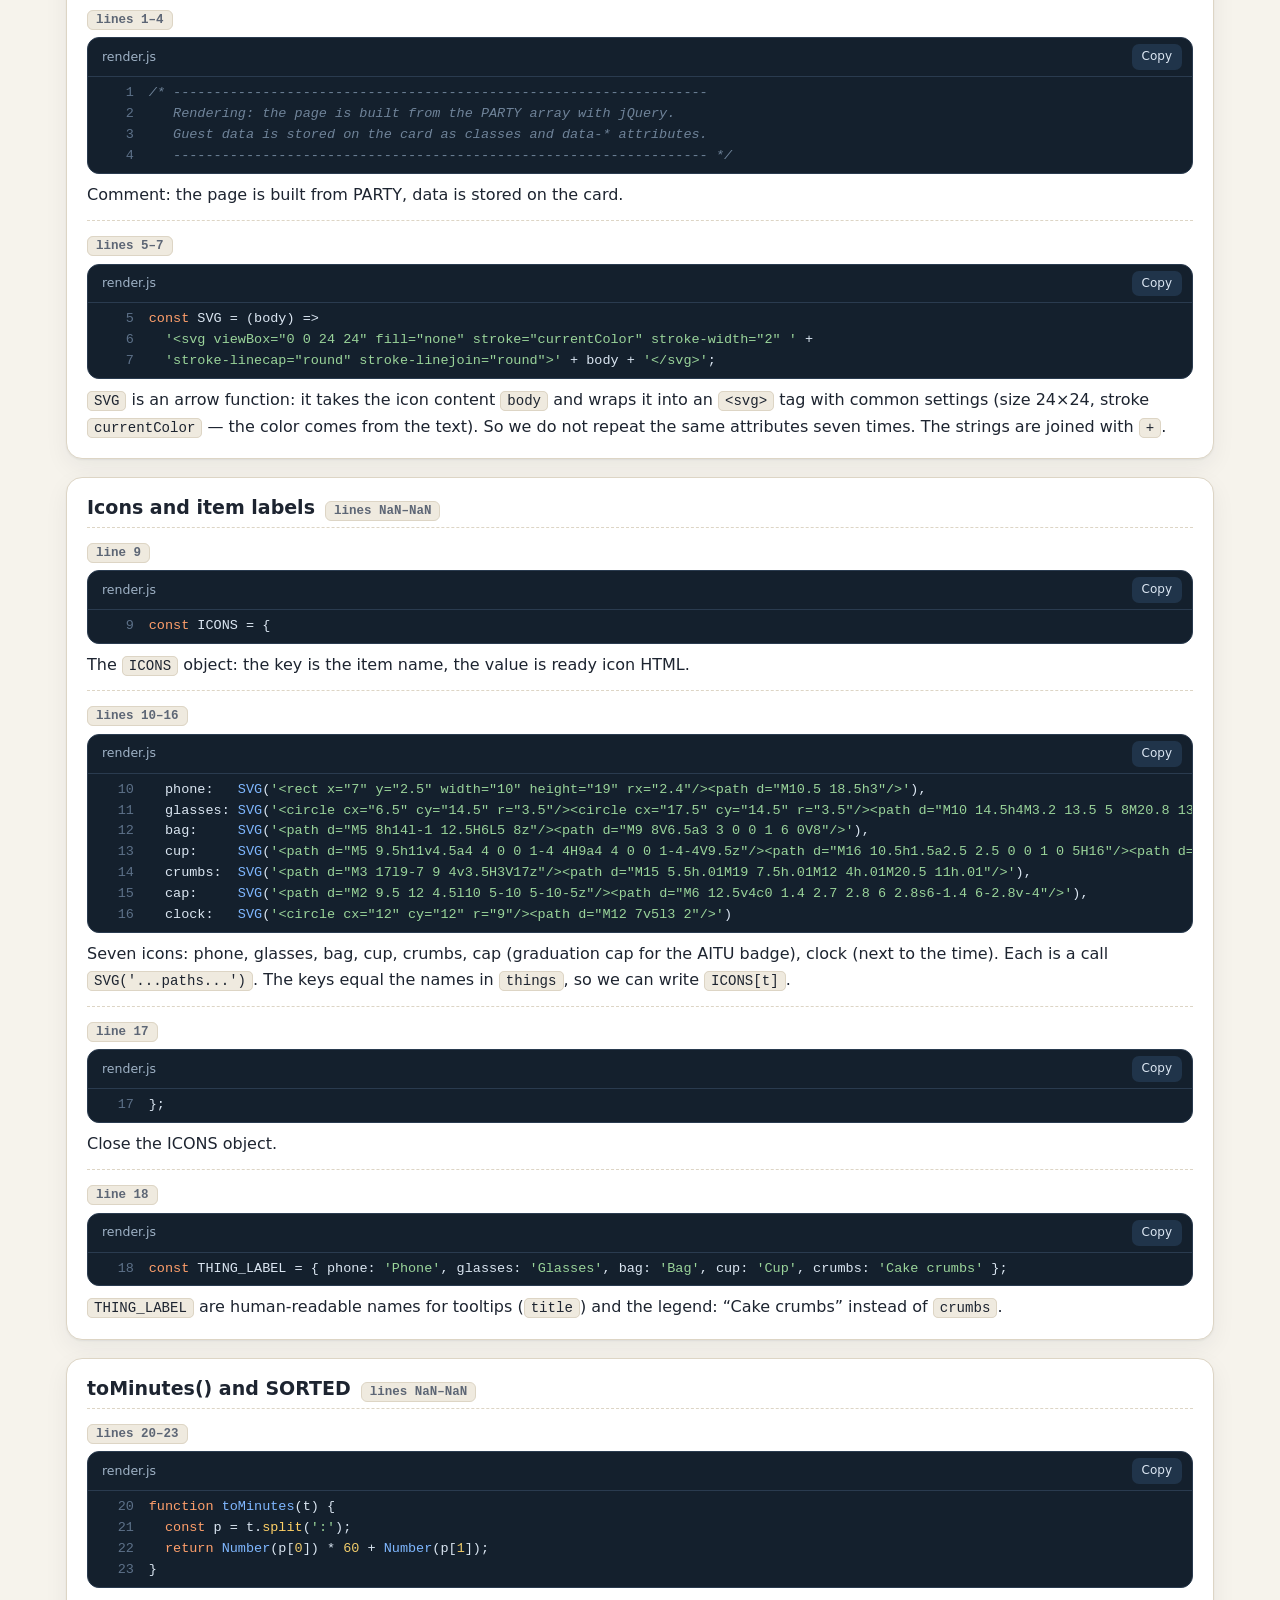
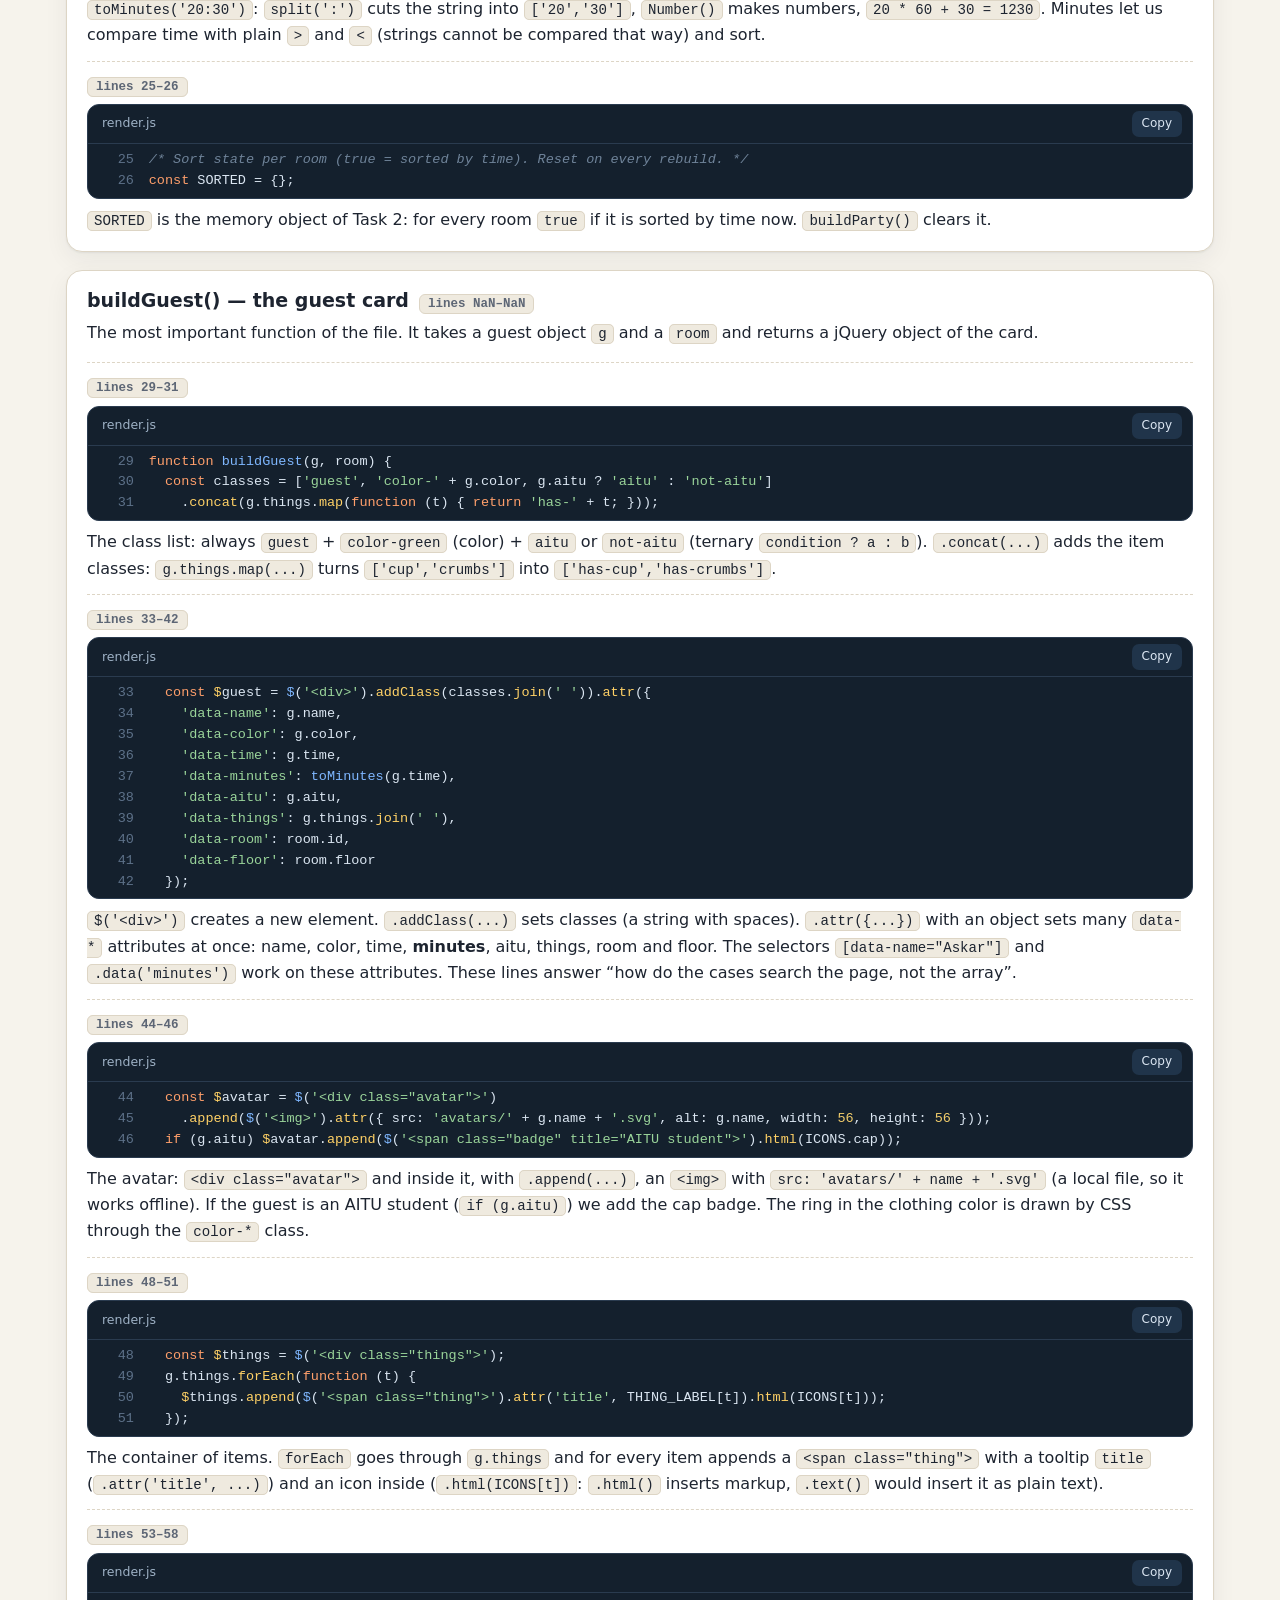
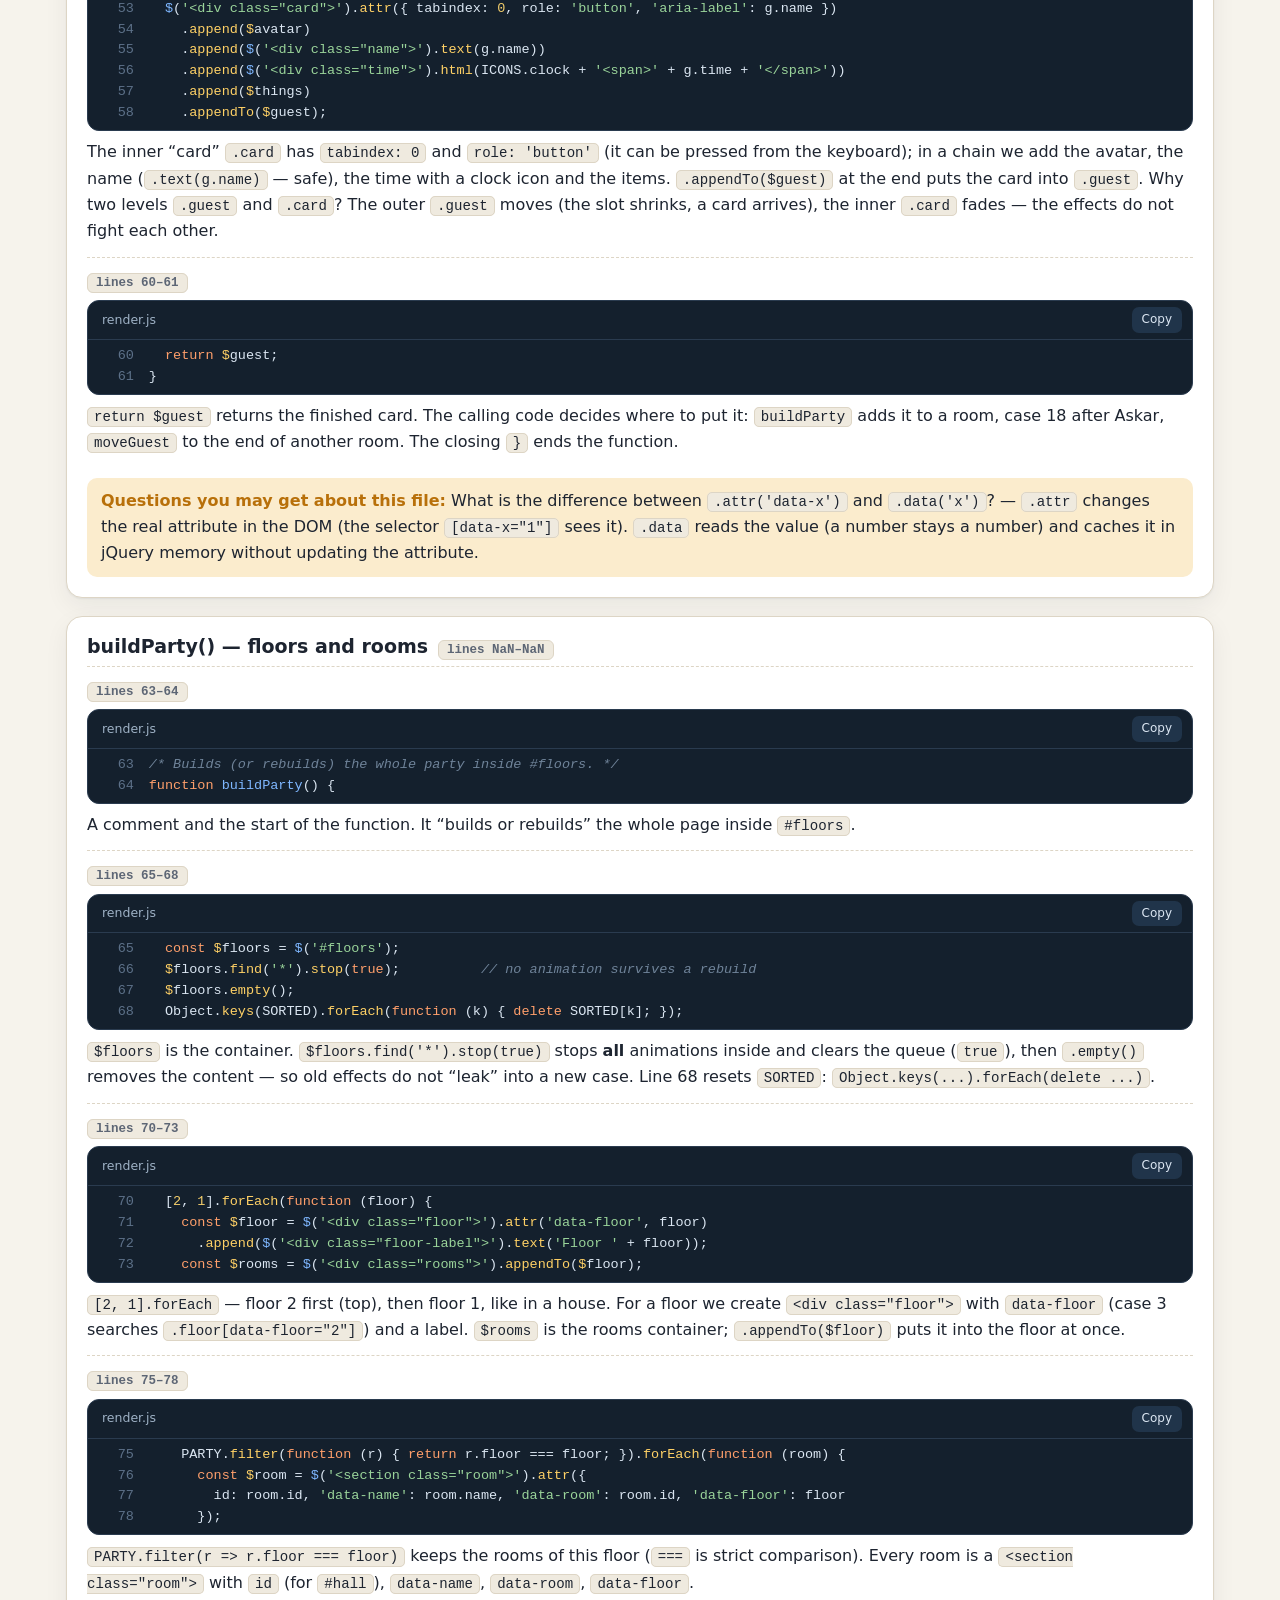
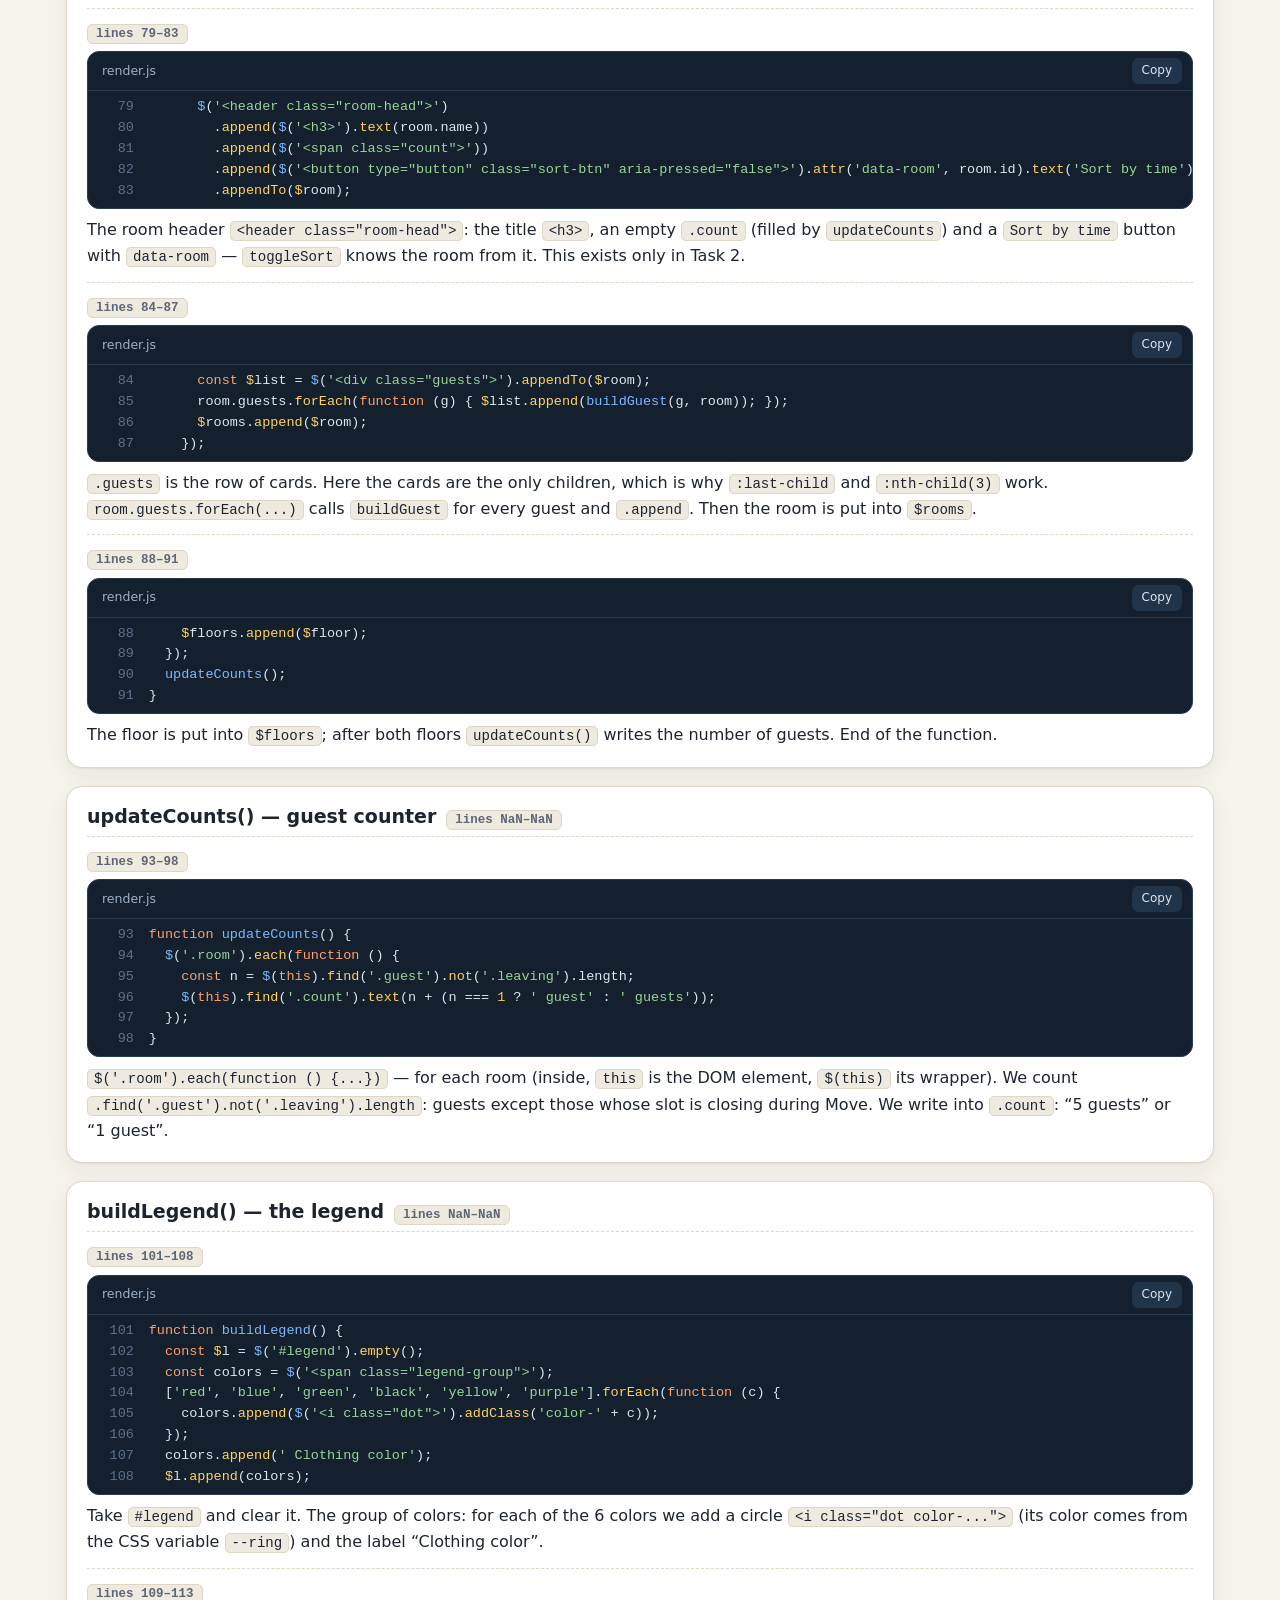
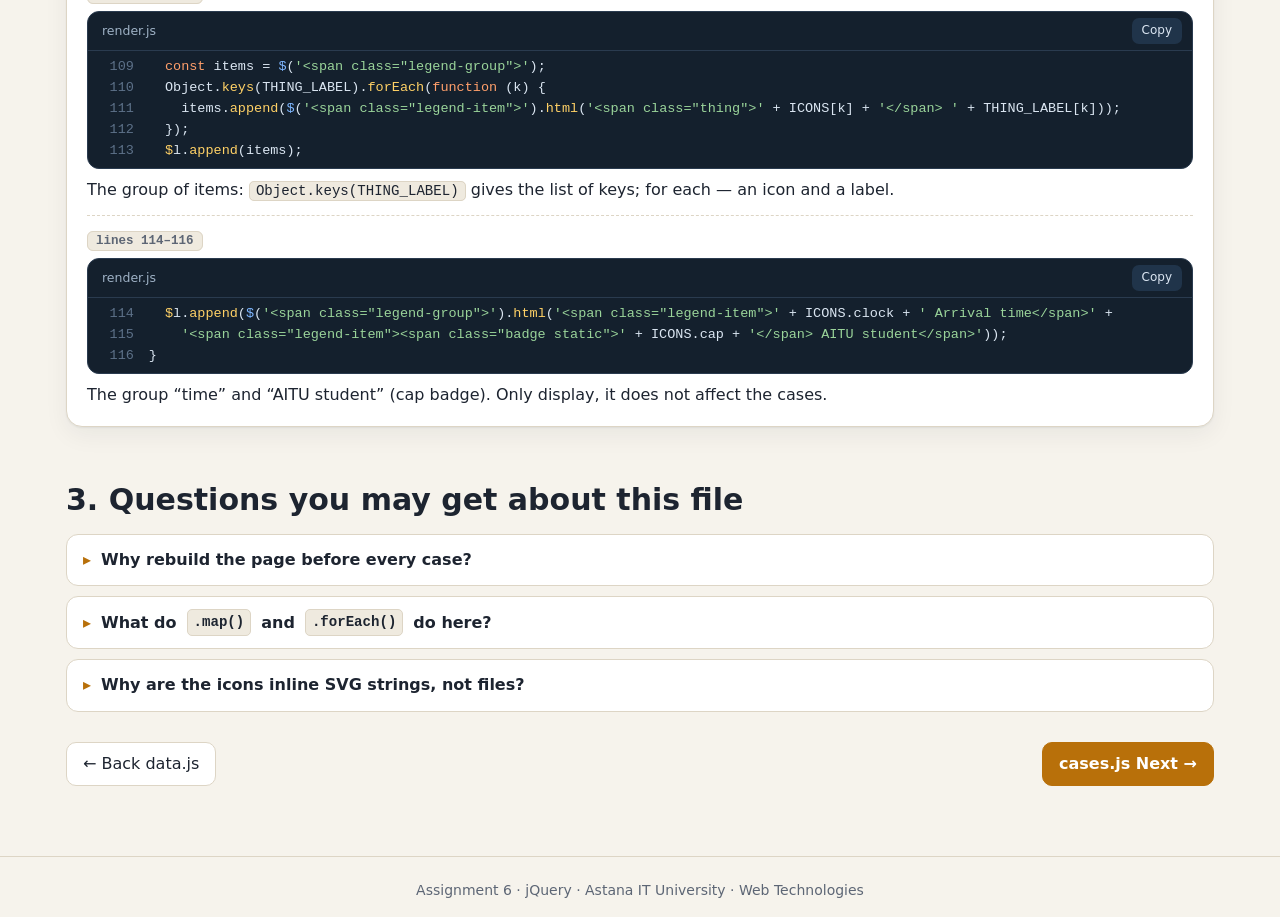
<file: file-render.html>
<!doctype html>
<html lang="ru">
<head>
<meta charset="utf-8">
<meta name="viewport" content="width=device-width, initial-scale=1">
<title>jQuery Defense — Assignment 6</title>
<meta name="description" content="Assignment 6 (jQuery) defense prep: code breakdowns, commands, live coding. KK / RU / EN.">
<link rel="icon" href="data:image/svg+xml,%3Csvg xmlns='http://www.w3.org/2000/svg' viewBox='0 0 32 32'%3E%3Crect width='32' height='32' rx='8' fill='%23b8700a'/%3E%3Ctext x='16' y='23' font-size='20' font-family='monospace' font-weight='700' text-anchor='middle' fill='white'%3E$%3C/text%3E%3C/svg%3E">
<link rel="stylesheet" href="assets/css/site.css">
</head>
<body data-page="render">
<header id="nav"></header>
<main class="wrap" id="app"></main>
<footer class="foot" id="foot"></footer>
<script src="assets/js/sources.js"></script>
<script src="assets/js/core.js"></script>
<script src="assets/js/explain.js"></script>
<script src="assets/js/ex-render.js"></script>
</body>
</html>
</file>
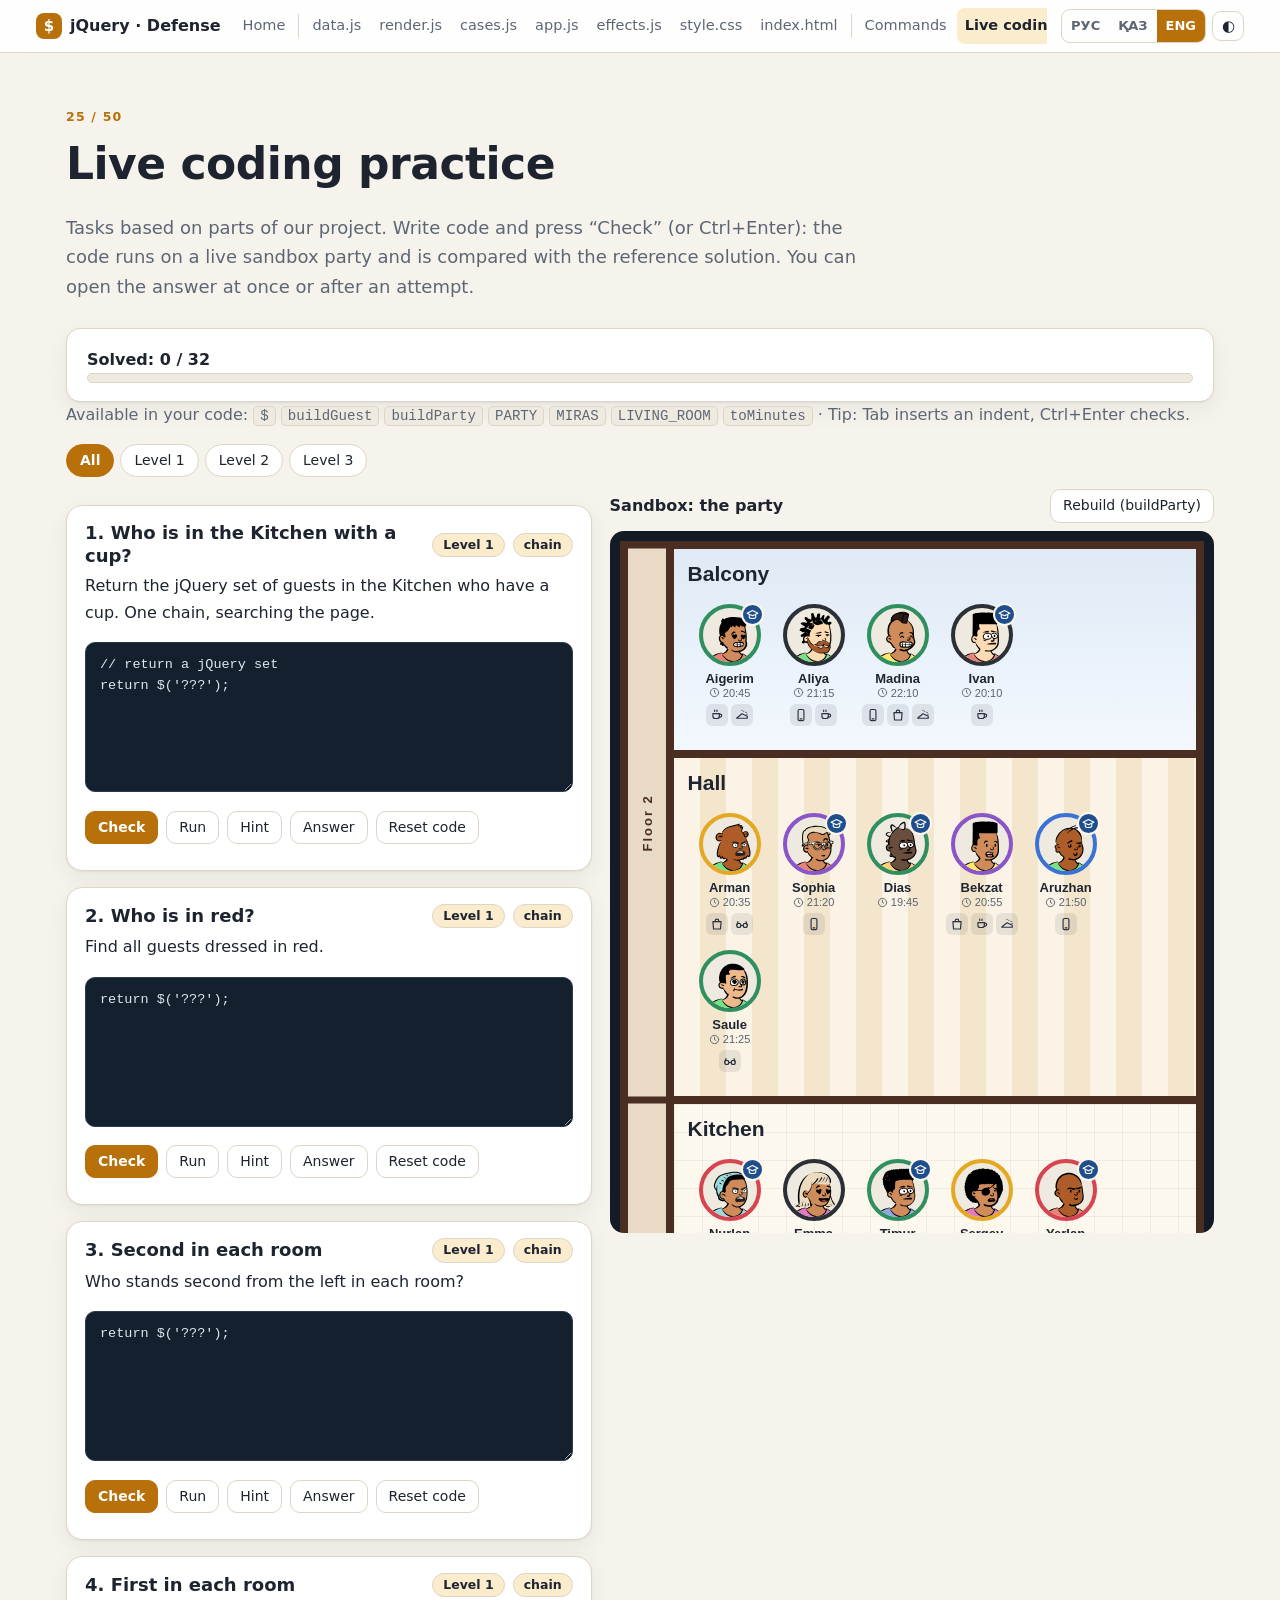
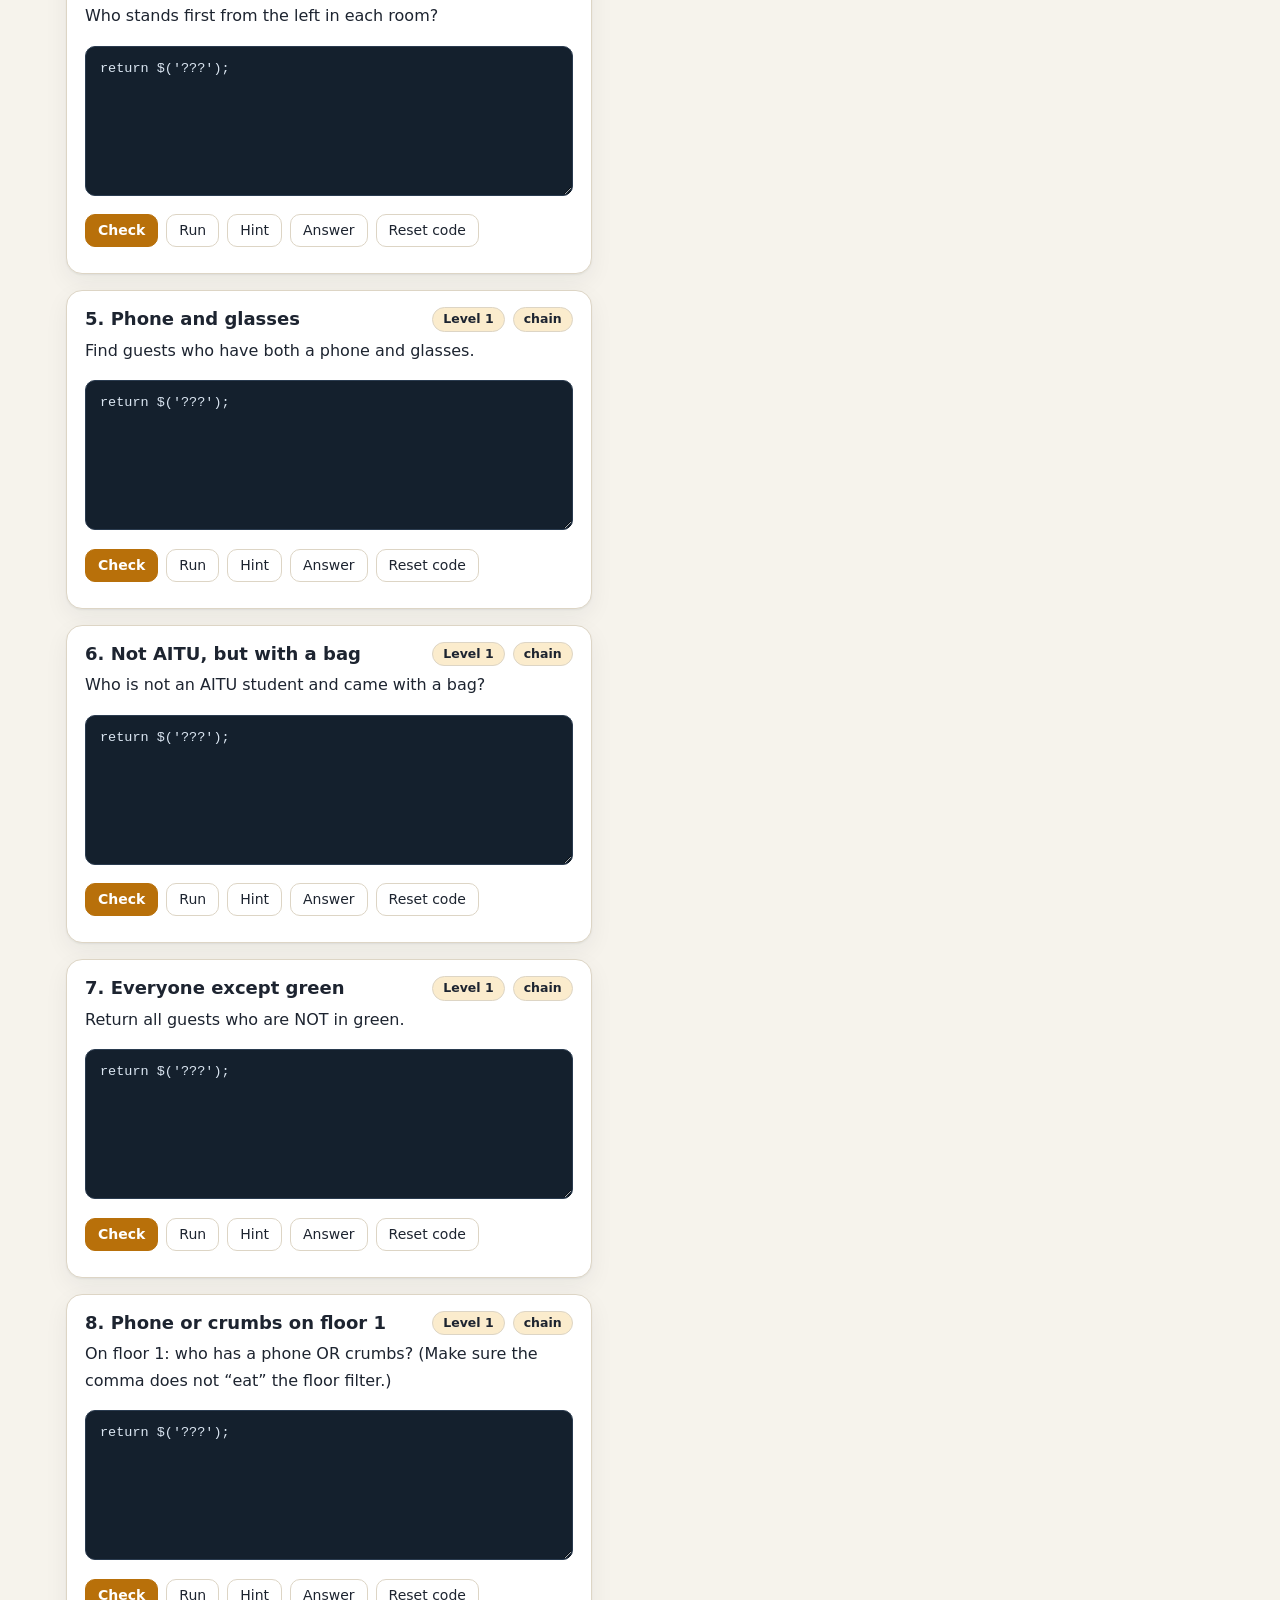
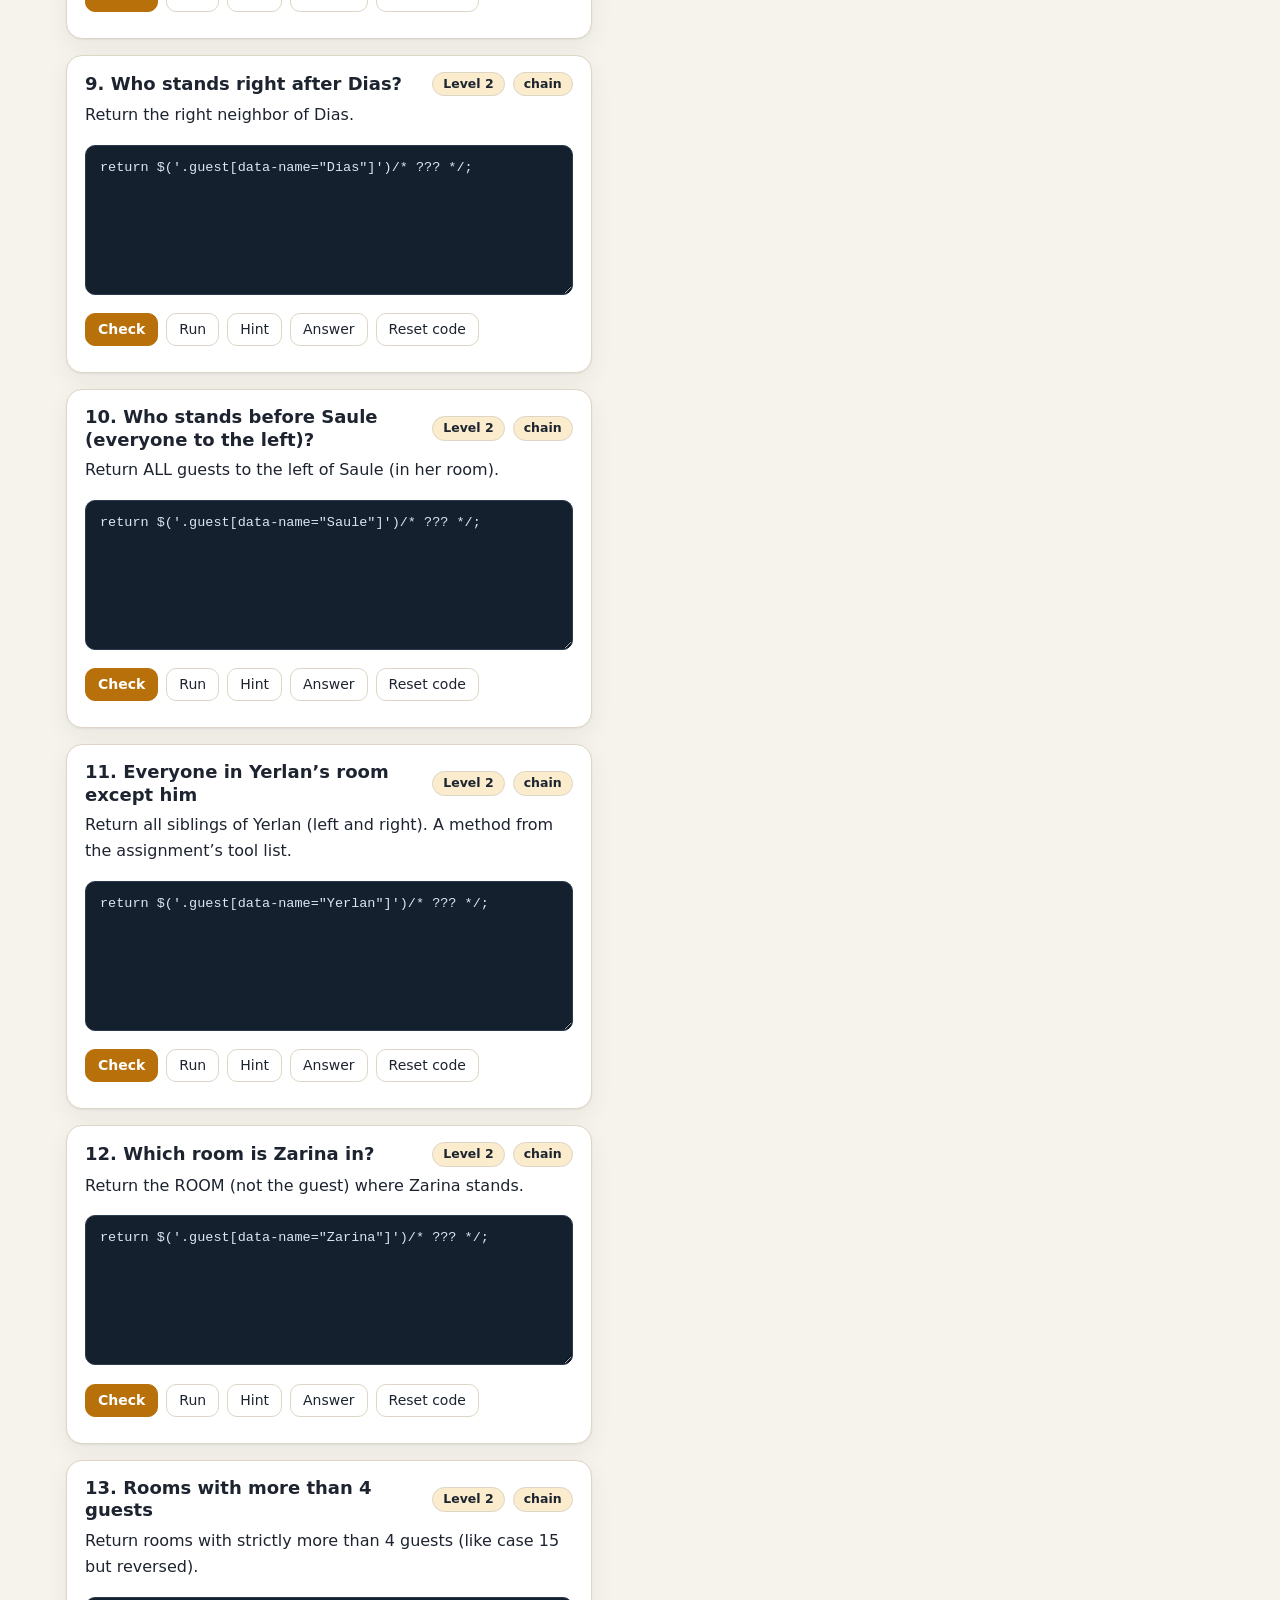
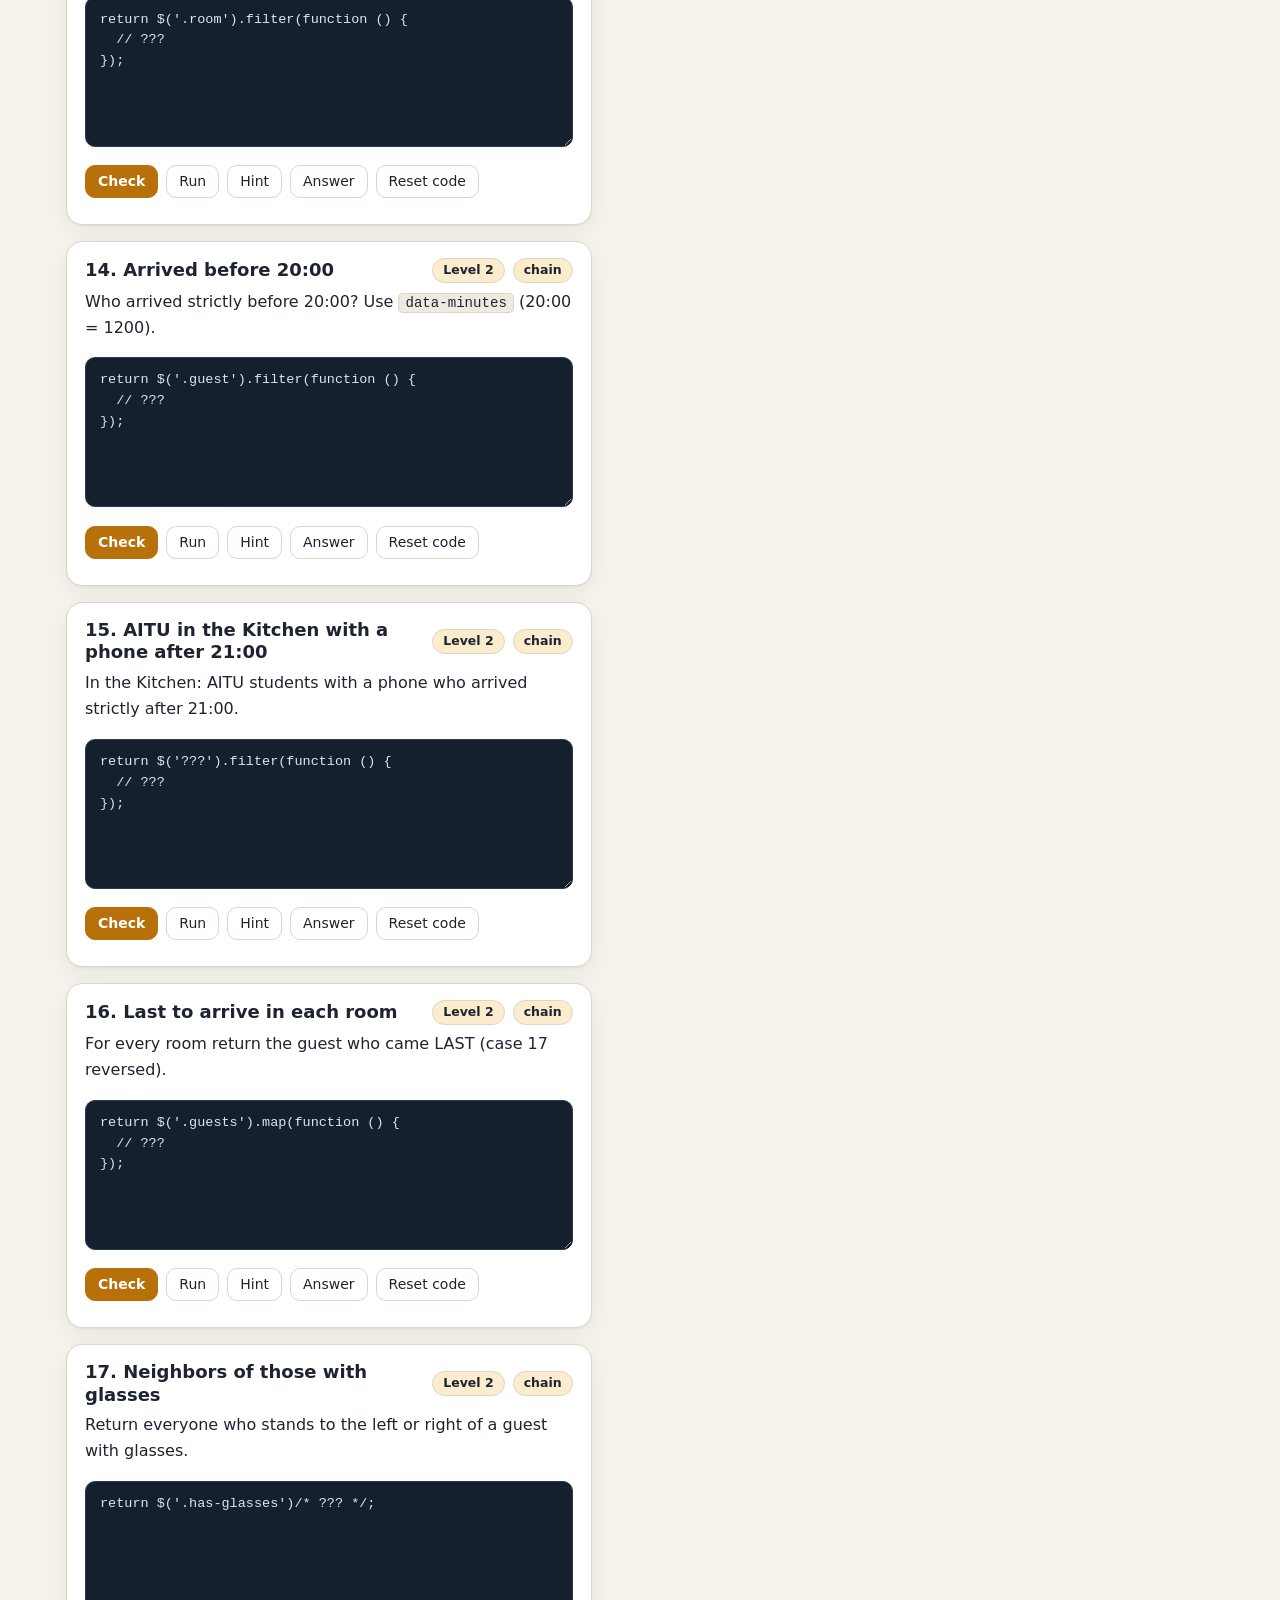
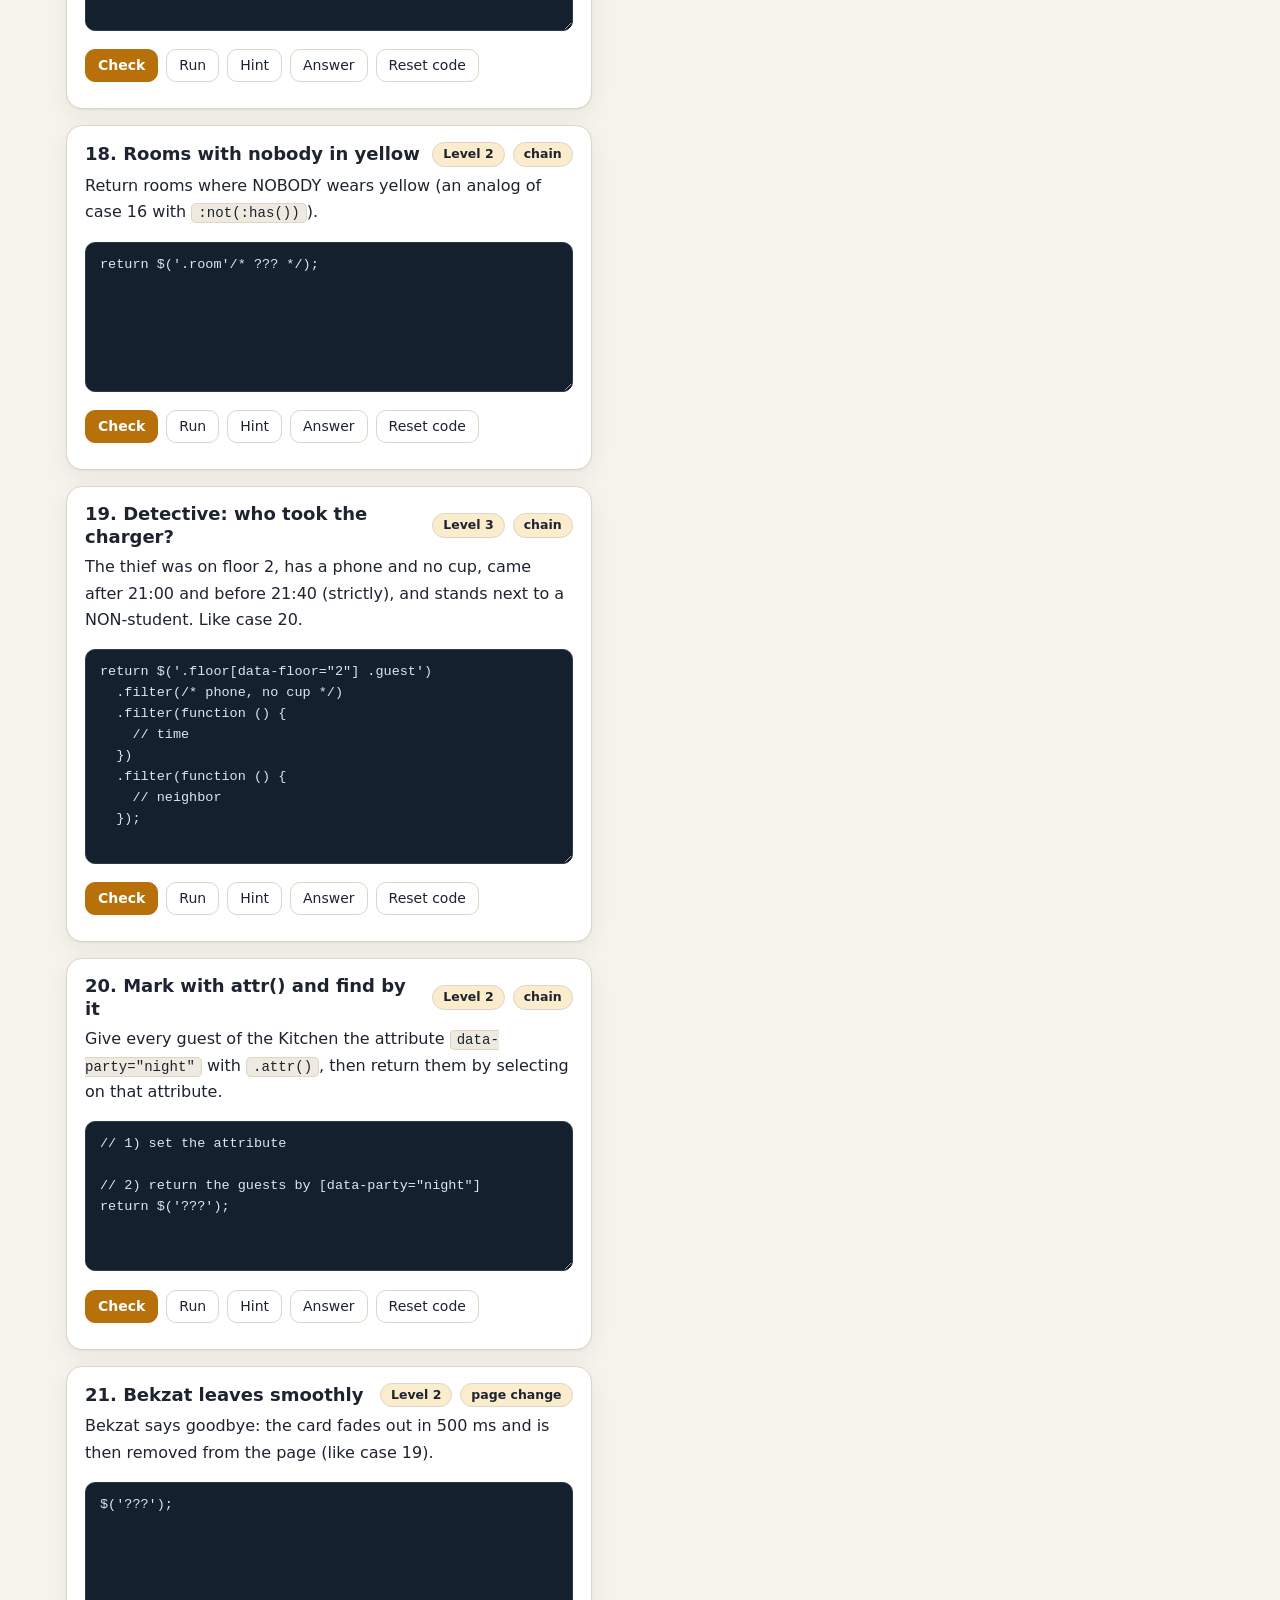
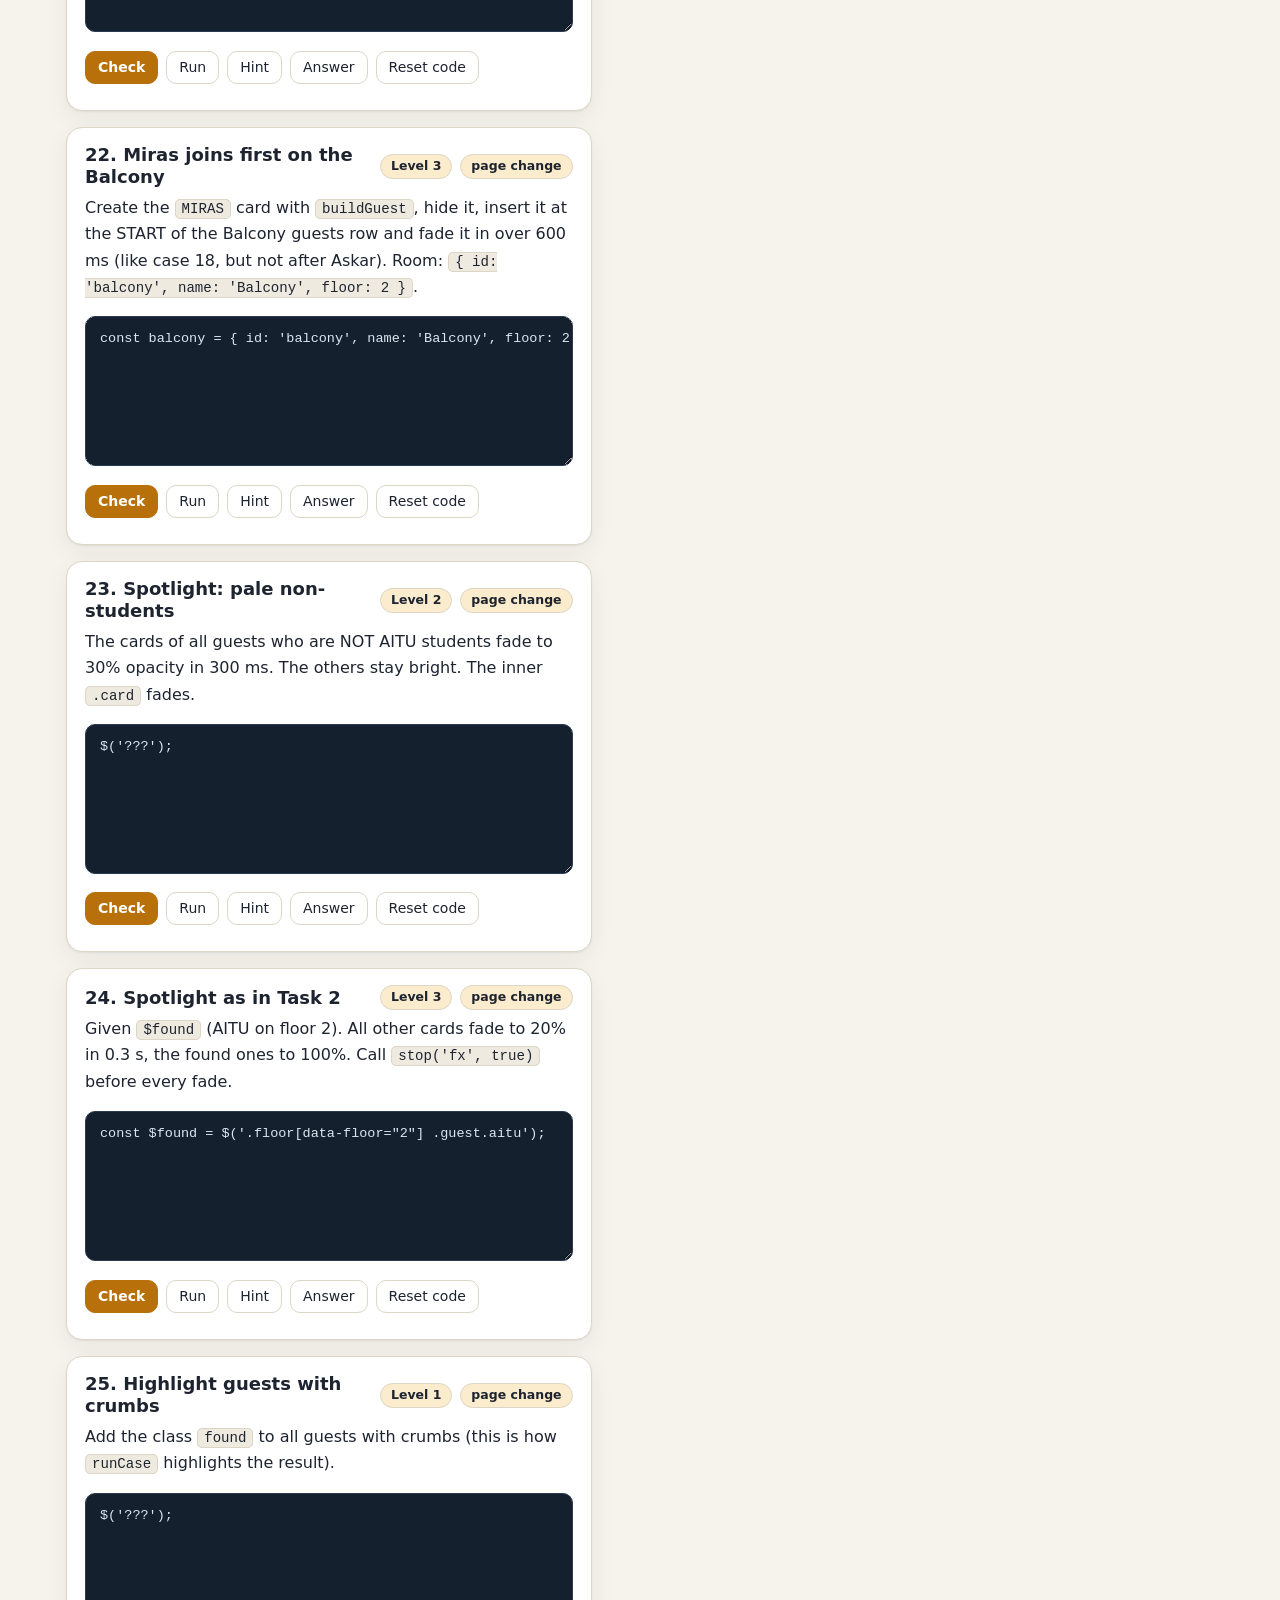
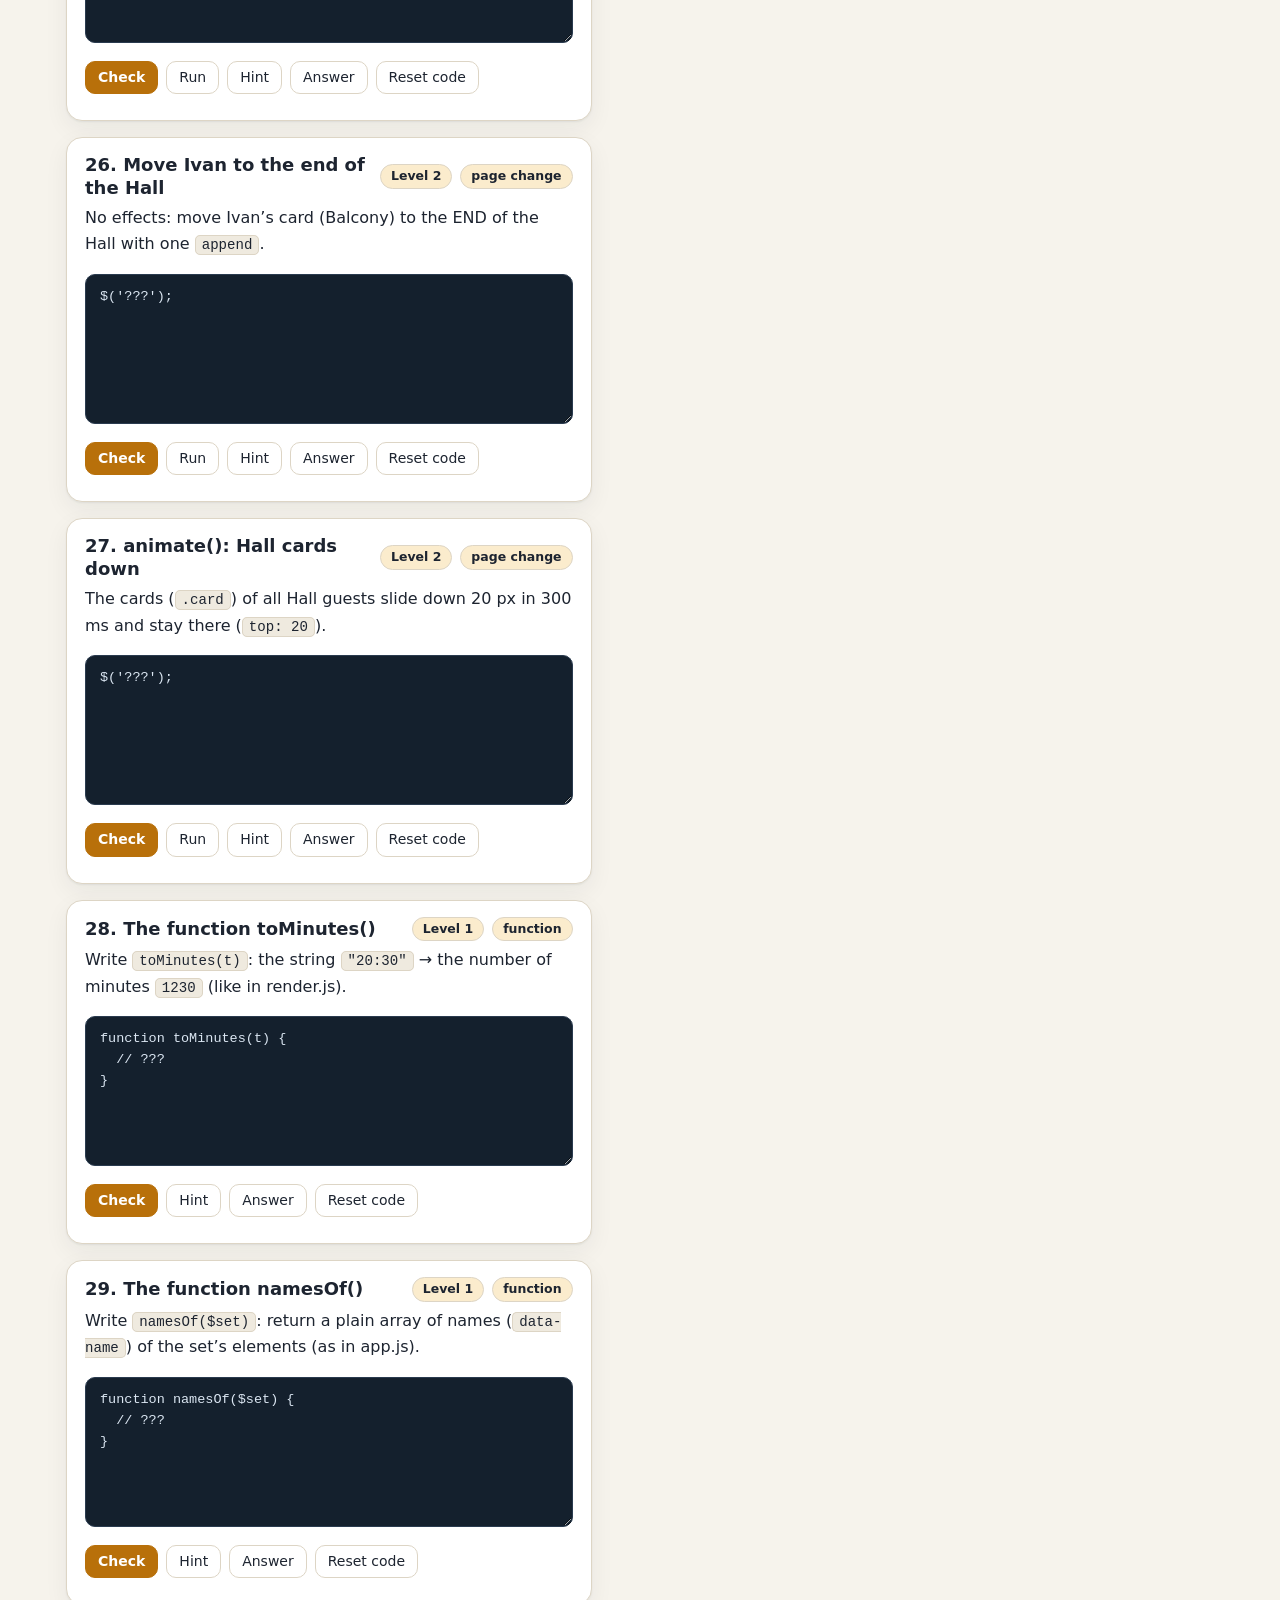
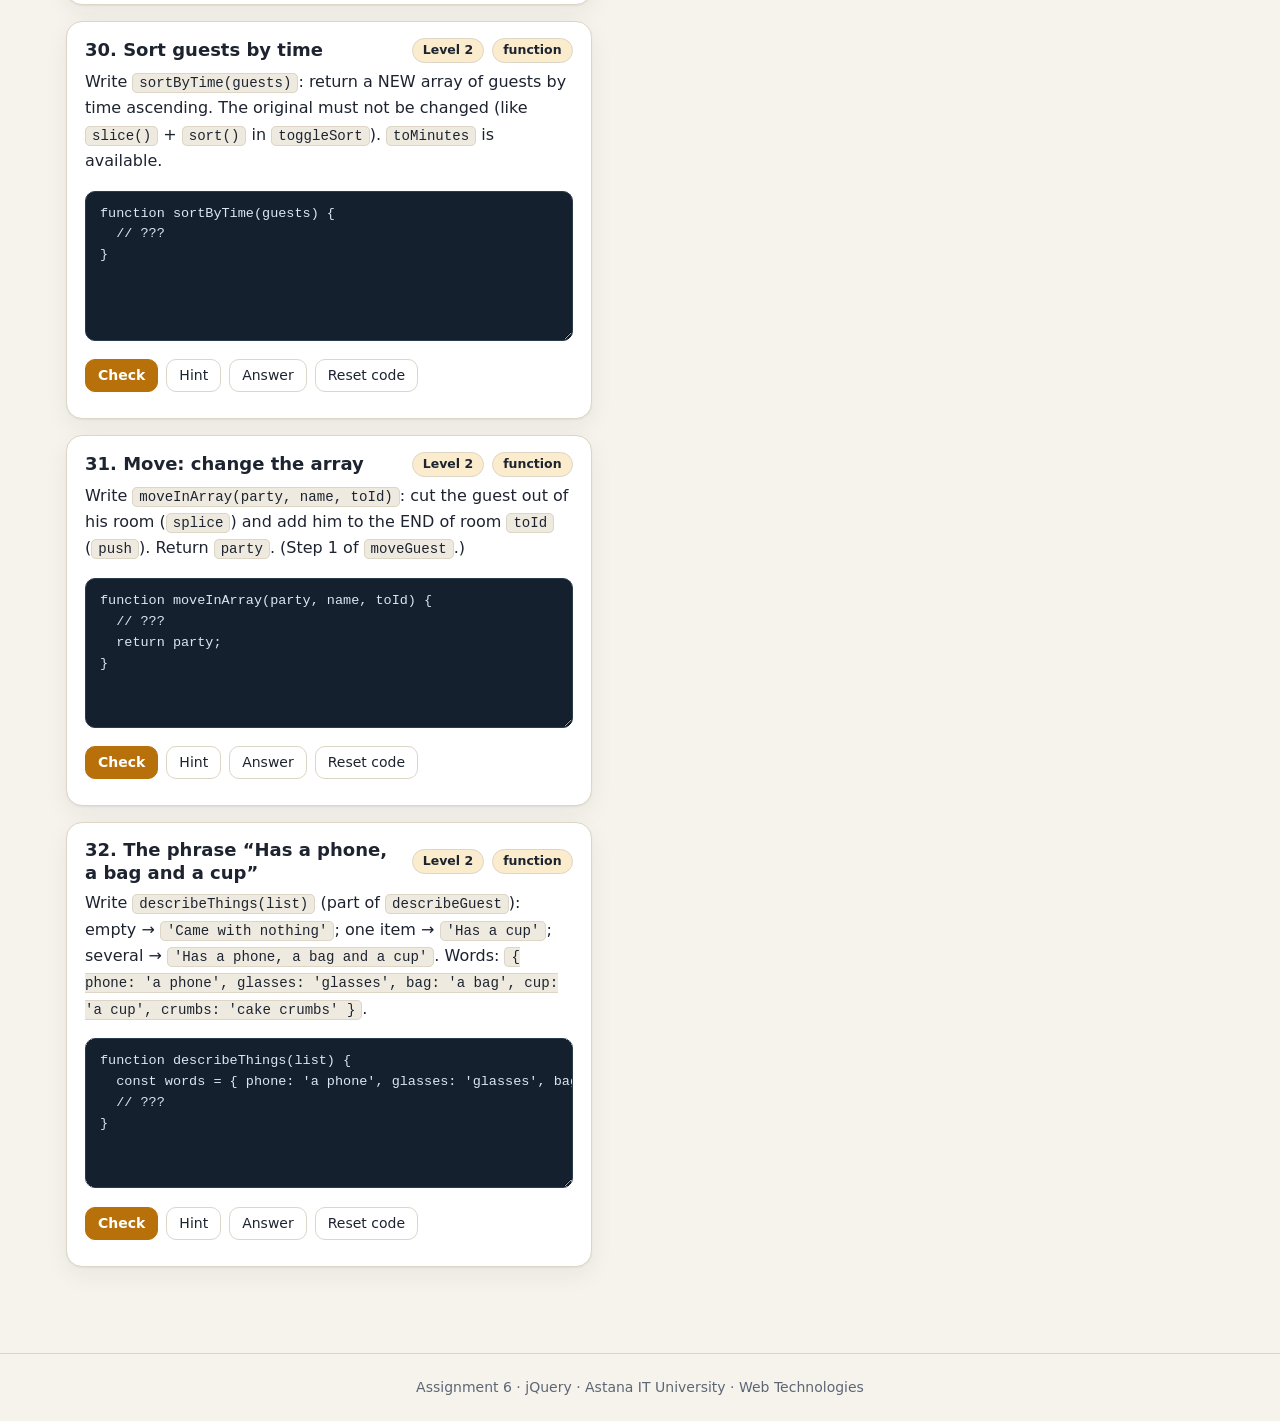
<file: livecoding.html>
<!doctype html>
<html lang="ru">
<head>
<meta charset="utf-8">
<meta name="viewport" content="width=device-width, initial-scale=1">
<title>jQuery Defense — Assignment 6</title>
<meta name="description" content="Assignment 6 (jQuery) defense prep: code breakdowns, commands, live coding. KK / RU / EN.">
<link rel="icon" href="data:image/svg+xml,%3Csvg xmlns='http://www.w3.org/2000/svg' viewBox='0 0 32 32'%3E%3Crect width='32' height='32' rx='8' fill='%23b8700a'/%3E%3Ctext x='16' y='23' font-size='20' font-family='monospace' font-weight='700' text-anchor='middle' fill='white'%3E$%3C/text%3E%3C/svg%3E">
<link rel="stylesheet" href="sandbox/sandbox.css">
<link rel="stylesheet" href="assets/css/site.css">
</head>
<body data-page="live">
<header id="nav"></header>
<main class="wrap" id="app"></main>
<footer class="foot" id="foot"></footer>
<script src="lib/jquery-3.7.1.min.js"></script>
<script src="sandbox/data.js"></script>
<script src="sandbox/render.js"></script>
<script src="assets/js/sources.js"></script>
<script src="assets/js/core.js"></script>
<script src="assets/js/tasks.js"></script>
<script src="assets/js/livecoding.js"></script>
</body>
</html>
</file>
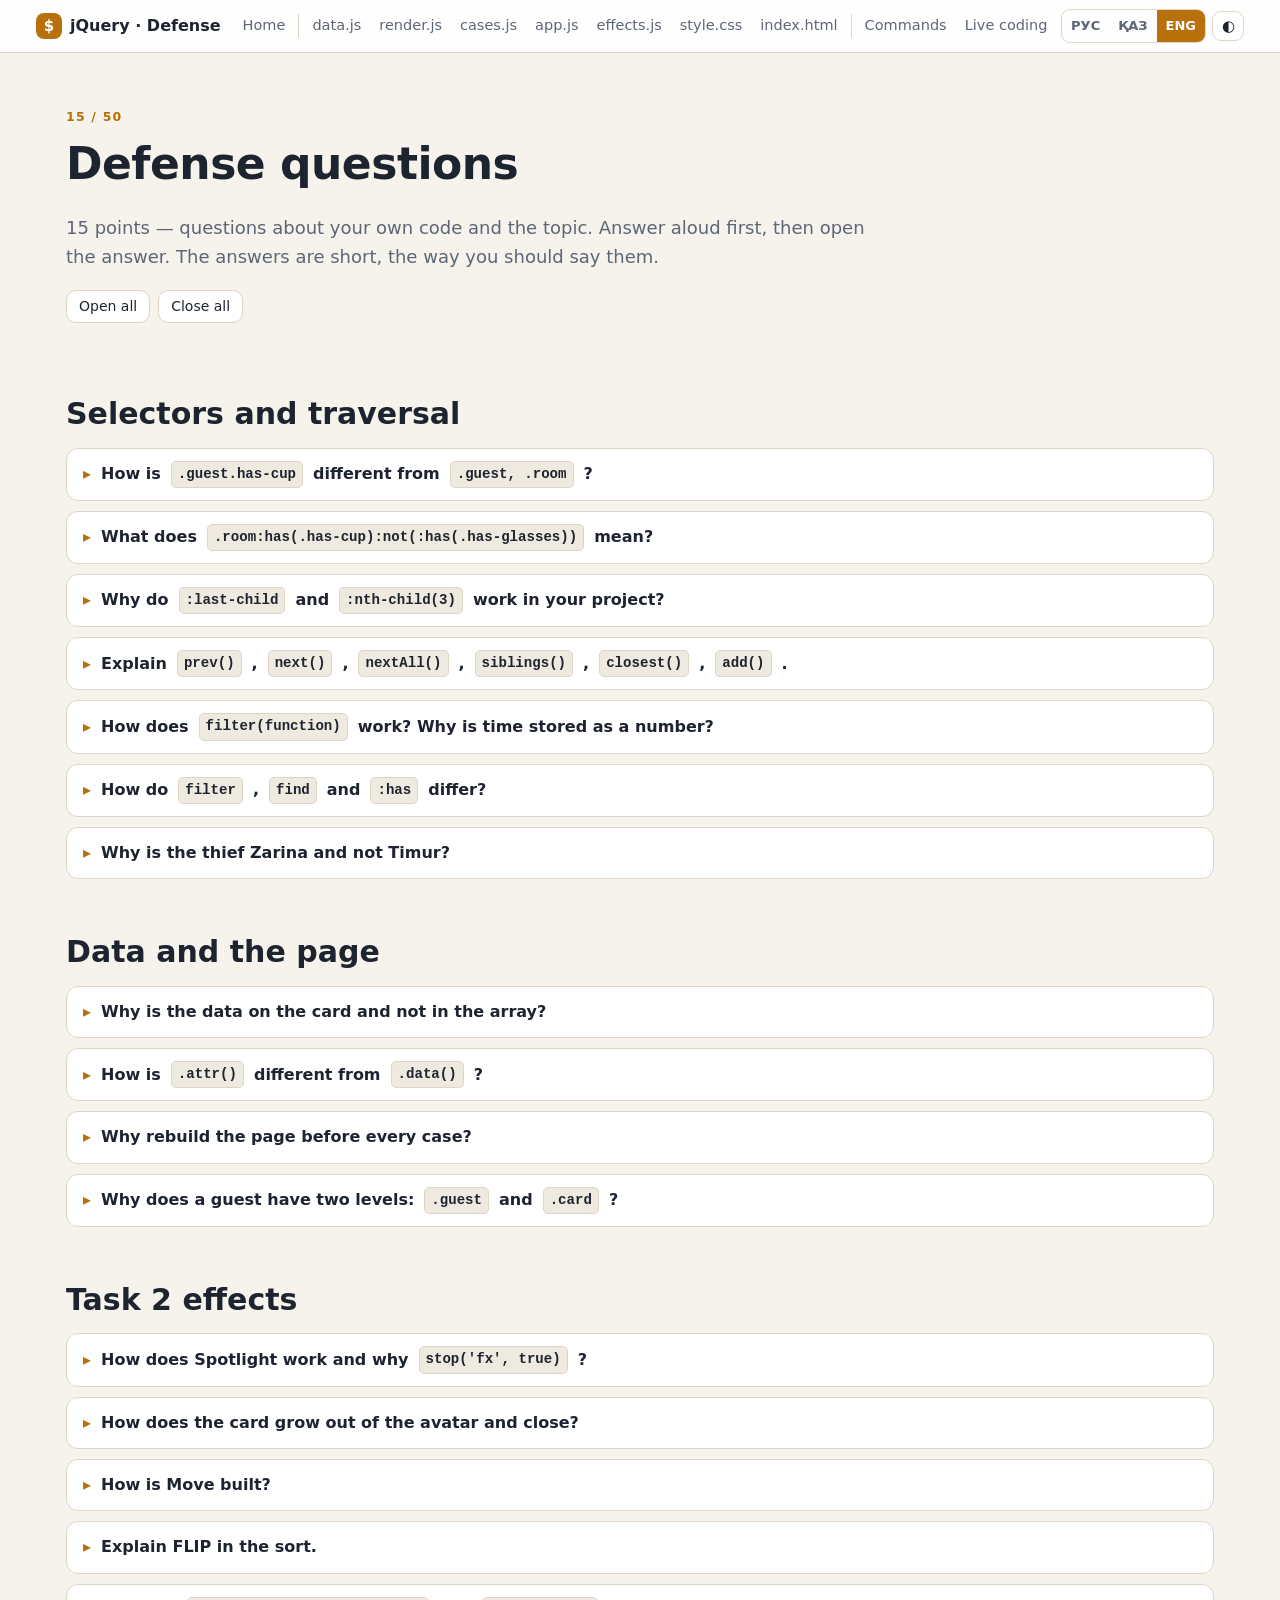
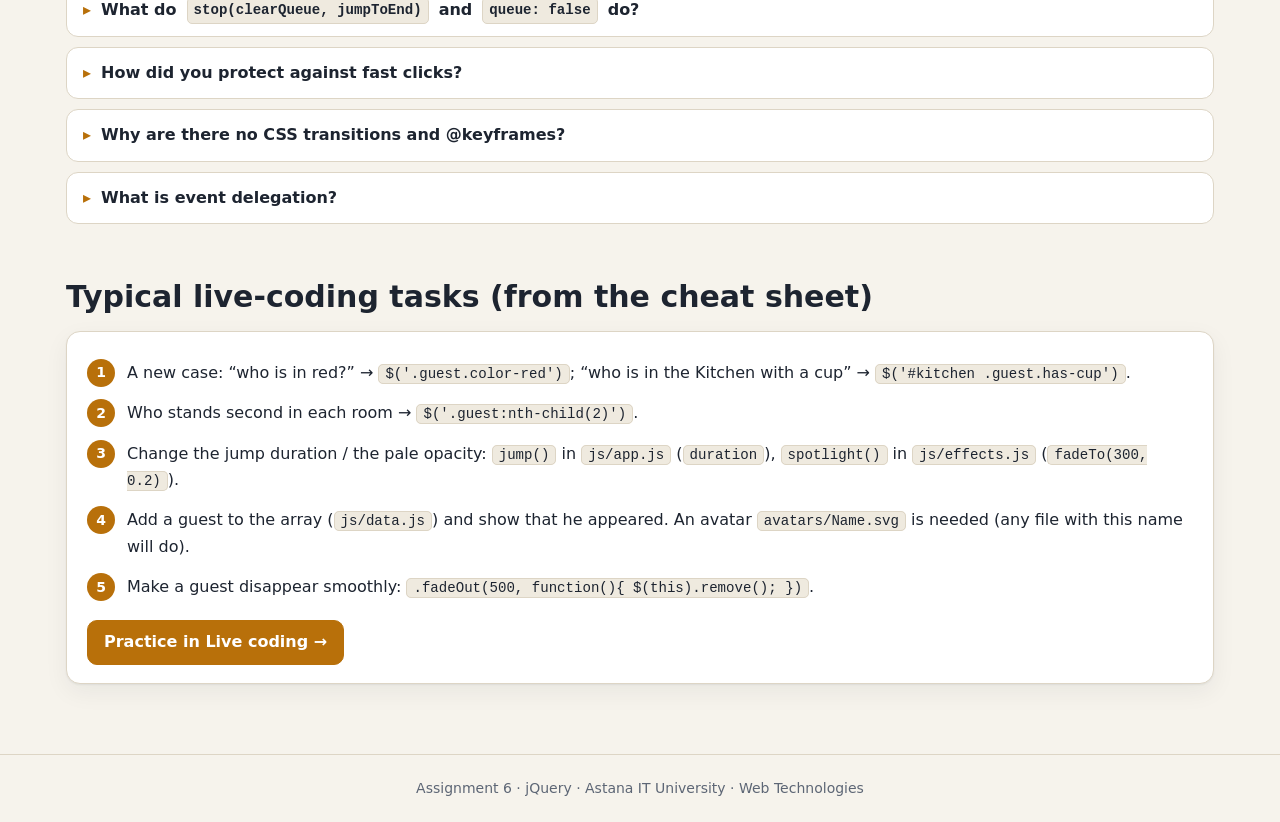
<file: qa.html>
<!doctype html>
<html lang="ru">
<head>
<meta charset="utf-8">
<meta name="viewport" content="width=device-width, initial-scale=1">
<title>jQuery Defense — Assignment 6</title>
<meta name="description" content="Assignment 6 (jQuery) defense prep: code breakdowns, commands, live coding. KK / RU / EN.">
<link rel="icon" href="data:image/svg+xml,%3Csvg xmlns='http://www.w3.org/2000/svg' viewBox='0 0 32 32'%3E%3Crect width='32' height='32' rx='8' fill='%23b8700a'/%3E%3Ctext x='16' y='23' font-size='20' font-family='monospace' font-weight='700' text-anchor='middle' fill='white'%3E$%3C/text%3E%3C/svg%3E">
<link rel="stylesheet" href="assets/css/site.css">
</head>
<body data-page="qa">
<header id="nav"></header>
<main class="wrap" id="app"></main>
<footer class="foot" id="foot"></footer>
<script src="assets/js/sources.js"></script>
<script src="assets/js/core.js"></script>
<script src="assets/js/qa.js"></script>
</body>
</html>
</file>
<file: project/task1/css/style.css>
/* Night-garden theme: a lit dolls' house on a dark lawn. No CSS transitions or animations are used. */
:root {
  --night: #131c26; --night2: #1b2735; --wood: #4a2e22; --wood-light: #e9dac5;
  --paper: #fcf7ec; --ink: #1e2430; --navy: #1f4e8c; --amber: #ffb81c;
  --red: #d6454f; --blue: #3a73d4; --green: #2f8f5f; --black: #2b2f36; --yellow: #e5a823; --purple: #8a55c9;
}
* { box-sizing: border-box; }
html, body { margin: 0; }
html { background: var(--night); }
body {
  background: radial-gradient(ellipse at 50% 0%, #243447 0%, var(--night) 60%) fixed;
  color: #e8edf3; font-family: "Segoe UI", "Helvetica Neue", Arial, sans-serif; padding: 0 20px 40px;
}
.top, .cases, .result, .house, .legend { max-width: 1340px; margin-left: auto; margin-right: auto; }
.top { padding: 26px 4px 12px; }
.top h1 { margin: 0 0 6px; font-size: 34px; letter-spacing: .2px; }
.top p { margin: 0; color: #a9b7c6; max-width: 760px; line-height: 1.5; }

.cases { display: grid; grid-template-columns: repeat(5, 1fr); gap: 8px; margin-top: 10px; }
.case-btn {
  display: flex; align-items: center; gap: 9px; text-align: left; cursor: pointer;
  background: var(--night2); color: #dfe7ef; border: 1px solid #2f4054; border-radius: 10px;
  padding: 8px 10px; font: inherit; font-size: 13px; min-height: 40px;
}
.case-btn b { flex: 0 0 24px; height: 24px; border-radius: 50%; background: #2f4054; color: #fff; display: flex; align-items: center; justify-content: center; font-size: 12px; }
.case-btn:hover { border-color: #5f7da0; }
.case-btn.active { border-color: var(--amber); background: #2a3342; }
.case-btn.active b { background: var(--amber); color: #2a1d00; }
.case-btn:focus-visible, .card:focus-visible { outline: 3px solid var(--amber); outline-offset: 2px; }

.result { margin-top: 12px; background: #0e151d; border: 1px solid #2f4054; border-left: 6px solid var(--amber); border-radius: 10px; padding: 12px 16px; min-height: 92px; }
.result-case { font-weight: 700; color: var(--amber); font-size: 14px; }
.result-q { margin: 3px 0 6px; color: #c8d3df; font-size: 14px; line-height: 1.4; }
.result-a { font-size: 16px; line-height: 1.4; }
.result-a strong { color: var(--amber); }

/* ---------- the house ---------- */
.house { margin-top: 18px; position: relative; }
.roof {
  position: relative; height: 120px; margin: 0 -14px;
  background: repeating-linear-gradient(0deg, rgba(0,0,0,.18) 0 2px, transparent 2px 14px), #8a4636;
  clip-path: polygon(0 100%, 50% 0, 100% 100%);
}
.chimney { position: absolute; right: 18%; top: 36px; width: 34px; height: 50px; background: #a85a48; }
.sign {
  position: absolute; left: 50%; bottom: 14px; transform: translateX(-50%); white-space: nowrap;
  background: var(--paper); color: var(--ink); font-weight: 700; font-size: 19px;
  border: 4px solid var(--wood); border-radius: 12px; padding: 6px 28px;
}
.floors { background: var(--wood); padding: 8px; display: grid; gap: 8px; border-radius: 0 0 6px 6px; }
.floor { display: grid; grid-template-columns: 38px 1fr; gap: 8px; }
.floor-label {
  background: var(--wood-light); color: var(--wood); font-weight: 800; letter-spacing: 2px; font-size: 13px;
  writing-mode: vertical-rl; transform: rotate(180deg); display: flex; align-items: center; justify-content: center;
}
.rooms { display: grid; grid-template-columns: 1fr 1fr; gap: 8px; }
.room { padding: 12px 14px 14px; min-height: 236px; background: var(--paper); color: var(--ink); }
.room[data-room="balcony"] { background: linear-gradient(#dfeaf6, #f3f8fd); }
.room[data-room="hall"] { background: repeating-linear-gradient(90deg, #fbf4e6 0 26px, #f3e6cd 26px 52px); }
.room[data-room="kitchen"] { background: linear-gradient(rgba(0,0,0,.05) 1px, transparent 1px) 0 0 / 100% 28px, linear-gradient(90deg, rgba(0,0,0,.05) 1px, transparent 1px) 0 0 / 28px 100%, #fdf8ee; }
.room[data-room="living-room"] { background: #fbf3e4; }
.room.found { outline: 5px solid var(--amber); outline-offset: -5px; }
.room-head { display: flex; align-items: center; justify-content: space-between; gap: 10px; }
.room-head h3 { margin: 0; font-size: 21px; }

.guests { display: flex; flex-wrap: wrap; margin-top: 12px; }
.guest { position: relative; flex: 0 0 auto; width: 80px; margin: 0 2px 4px; }
.card { position: relative; width: 80px; padding: 5px 0 6px; border-radius: 12px; text-align: center; cursor: pointer; user-select: none; }
.card:hover { background: rgba(30,36,48,.07); }
.guest.found .card { background: rgba(255,184,28,.38); box-shadow: 0 0 0 2px var(--amber); }

.color-red { --ring: var(--red); } .color-blue { --ring: var(--blue); } .color-green { --ring: var(--green); }
.color-black { --ring: var(--black); } .color-yellow { --ring: var(--yellow); } .color-purple { --ring: var(--purple); }
.avatar { position: relative; width: 62px; height: 62px; margin: 0 auto; border-radius: 50%; border: 4px solid var(--ring); background: #eeeae0; }
.avatar img { display: block; width: 54px; height: 54px; border-radius: 50%; }
.badge { position: absolute; top: -5px; right: -7px; width: 23px; height: 23px; border-radius: 50%; background: var(--navy); color: #fff; display: flex; align-items: center; justify-content: center; border: 2px solid var(--paper); }
.badge svg { width: 13px; height: 13px; }
.badge.static { position: static; display: inline-flex; vertical-align: middle; border-color: transparent; }
.name { margin-top: 5px; font-weight: 700; font-size: 13px; }
.time { display: flex; align-items: center; justify-content: center; gap: 3px; font-size: 11px; color: #5a6270; margin-top: 1px; }
.time svg { width: 11px; height: 11px; }
.things { display: flex; justify-content: center; gap: 3px; margin-top: 5px; min-height: 22px; }
.thing { display: inline-flex; width: 22px; height: 22px; border-radius: 6px; background: rgba(30,36,48,.09); color: #2b3140; align-items: center; justify-content: center; }
.thing svg { width: 14px; height: 14px; }

/* ---------- legend ---------- */
.legend { margin-top: 14px; display: flex; flex-wrap: wrap; gap: 10px 28px; align-items: center; justify-content: center; background: var(--paper); color: var(--ink); border-radius: 14px; padding: 12px 18px; font-size: 14px; }
.legend-group { display: inline-flex; align-items: center; gap: 12px; }
.legend-item { display: inline-flex; align-items: center; gap: 6px; }
.legend-item svg { width: 16px; height: 16px; }
.dot { display: inline-block; width: 14px; height: 14px; border-radius: 50%; background: var(--ring); margin-right: -6px; }
.legend .thing { width: 20px; height: 20px; }

@media (max-width: 1000px) { .cases { grid-template-columns: repeat(2, 1fr); } .rooms { grid-template-columns: 1fr; } .sign { font-size: 15px; padding: 4px 14px; } }
</file>
<file: project/task2/css/style.css>
/* Night-garden theme: a lit dolls' house on a dark lawn. No CSS transitions or animations are used. */
:root {
  --night: #131c26; --night2: #1b2735; --wood: #4a2e22; --wood-light: #e9dac5;
  --paper: #fcf7ec; --ink: #1e2430; --navy: #1f4e8c; --amber: #ffb81c;
  --red: #d6454f; --blue: #3a73d4; --green: #2f8f5f; --black: #2b2f36; --yellow: #e5a823; --purple: #8a55c9;
}
* { box-sizing: border-box; }
html, body { margin: 0; }
html { background: var(--night); }
body {
  background: radial-gradient(ellipse at 50% 0%, #243447 0%, var(--night) 60%) fixed;
  color: #e8edf3; font-family: "Segoe UI", "Helvetica Neue", Arial, sans-serif; padding: 0 20px 40px;
}
.top, .cases, .result, .house, .legend { max-width: 1340px; margin-left: auto; margin-right: auto; }
.top { padding: 26px 4px 12px; }
.top h1 { margin: 0 0 6px; font-size: 34px; letter-spacing: .2px; }
.top p { margin: 0; color: #a9b7c6; max-width: 760px; line-height: 1.5; }

.cases { display: grid; grid-template-columns: repeat(5, 1fr); gap: 8px; margin-top: 10px; }
.case-btn {
  display: flex; align-items: center; gap: 9px; text-align: left; cursor: pointer;
  background: var(--night2); color: #dfe7ef; border: 1px solid #2f4054; border-radius: 10px;
  padding: 8px 10px; font: inherit; font-size: 13px; min-height: 40px;
}
.case-btn b { flex: 0 0 24px; height: 24px; border-radius: 50%; background: #2f4054; color: #fff; display: flex; align-items: center; justify-content: center; font-size: 12px; }
.case-btn:hover { border-color: #5f7da0; }
.case-btn.active { border-color: var(--amber); background: #2a3342; }
.case-btn.active b { background: var(--amber); color: #2a1d00; }
.case-btn:focus-visible, .card:focus-visible { outline: 3px solid var(--amber); outline-offset: 2px; }

.result { margin-top: 12px; background: #0e151d; border: 1px solid #2f4054; border-left: 6px solid var(--amber); border-radius: 10px; padding: 12px 16px; min-height: 92px; }
.result-case { font-weight: 700; color: var(--amber); font-size: 14px; }
.result-q { margin: 3px 0 6px; color: #c8d3df; font-size: 14px; line-height: 1.4; }
.result-a { font-size: 16px; line-height: 1.4; }
.result-a strong { color: var(--amber); }

/* ---------- the house ---------- */
.house { margin-top: 18px; position: relative; }
.roof {
  position: relative; height: 120px; margin: 0 -14px;
  background: repeating-linear-gradient(0deg, rgba(0,0,0,.18) 0 2px, transparent 2px 14px), #8a4636;
  clip-path: polygon(0 100%, 50% 0, 100% 100%);
}
.chimney { position: absolute; right: 18%; top: 36px; width: 34px; height: 50px; background: #a85a48; }
.sign {
  position: absolute; left: 50%; bottom: 14px; transform: translateX(-50%); white-space: nowrap;
  background: var(--paper); color: var(--ink); font-weight: 700; font-size: 19px;
  border: 4px solid var(--wood); border-radius: 12px; padding: 6px 28px;
}
.floors { background: var(--wood); padding: 8px; display: grid; gap: 8px; border-radius: 0 0 6px 6px; }
.floor { display: grid; grid-template-columns: 38px 1fr; gap: 8px; }
.floor-label {
  background: var(--wood-light); color: var(--wood); font-weight: 800; letter-spacing: 2px; font-size: 13px;
  writing-mode: vertical-rl; transform: rotate(180deg); display: flex; align-items: center; justify-content: center;
}
.rooms { display: grid; grid-template-columns: 1fr 1fr; gap: 8px; }
.room { padding: 12px 14px 14px; min-height: 236px; background: var(--paper); color: var(--ink); }
.room[data-room="balcony"] { background: linear-gradient(#dfeaf6, #f3f8fd); }
.room[data-room="hall"] { background: repeating-linear-gradient(90deg, #fbf4e6 0 26px, #f3e6cd 26px 52px); }
.room[data-room="kitchen"] { background: linear-gradient(rgba(0,0,0,.05) 1px, transparent 1px) 0 0 / 100% 28px, linear-gradient(90deg, rgba(0,0,0,.05) 1px, transparent 1px) 0 0 / 28px 100%, #fdf8ee; }
.room[data-room="living-room"] { background: #fbf3e4; }
.room.found { outline: 5px solid var(--amber); outline-offset: -5px; }
.room-head { display: flex; align-items: center; justify-content: space-between; gap: 10px; }
.room-head h3 { margin: 0; font-size: 21px; }

.guests { display: flex; flex-wrap: wrap; margin-top: 12px; }
.guest { position: relative; flex: 0 0 auto; width: 80px; margin: 0 2px 4px; }
.card { position: relative; width: 80px; padding: 5px 0 6px; border-radius: 12px; text-align: center; cursor: pointer; user-select: none; }
.card:hover { background: rgba(30,36,48,.07); }
.guest.found .card { background: rgba(255,184,28,.38); box-shadow: 0 0 0 2px var(--amber); }

.color-red { --ring: var(--red); } .color-blue { --ring: var(--blue); } .color-green { --ring: var(--green); }
.color-black { --ring: var(--black); } .color-yellow { --ring: var(--yellow); } .color-purple { --ring: var(--purple); }
.avatar { position: relative; width: 62px; height: 62px; margin: 0 auto; border-radius: 50%; border: 4px solid var(--ring); background: #eeeae0; }
.avatar img { display: block; width: 54px; height: 54px; border-radius: 50%; }
.badge { position: absolute; top: -5px; right: -7px; width: 23px; height: 23px; border-radius: 50%; background: var(--navy); color: #fff; display: flex; align-items: center; justify-content: center; border: 2px solid var(--paper); }
.badge svg { width: 13px; height: 13px; }
.badge.static { position: static; display: inline-flex; vertical-align: middle; border-color: transparent; }
.name { margin-top: 5px; font-weight: 700; font-size: 13px; }
.time { display: flex; align-items: center; justify-content: center; gap: 3px; font-size: 11px; color: #5a6270; margin-top: 1px; }
.time svg { width: 11px; height: 11px; }
.things { display: flex; justify-content: center; gap: 3px; margin-top: 5px; min-height: 22px; }
.thing { display: inline-flex; width: 22px; height: 22px; border-radius: 6px; background: rgba(30,36,48,.09); color: #2b3140; align-items: center; justify-content: center; }
.thing svg { width: 14px; height: 14px; }

/* ---------- legend ---------- */
.legend { margin-top: 14px; display: flex; flex-wrap: wrap; gap: 10px 28px; align-items: center; justify-content: center; background: var(--paper); color: var(--ink); border-radius: 14px; padding: 12px 18px; font-size: 14px; }
.legend-group { display: inline-flex; align-items: center; gap: 12px; }
.legend-item { display: inline-flex; align-items: center; gap: 6px; }
.legend-item svg { width: 16px; height: 16px; }
.dot { display: inline-block; width: 14px; height: 14px; border-radius: 50%; background: var(--ring); margin-right: -6px; }
.legend .thing { width: 20px; height: 20px; }

@media (max-width: 1000px) { .cases { grid-template-columns: repeat(2, 1fr); } .rooms { grid-template-columns: 1fr; } .sign { font-size: 15px; padding: 4px 14px; } }

/* ---------- Task 2 ---------- */
.result-top { display: flex; align-items: center; justify-content: space-between; }
.clear-btn { background: var(--amber); color: #2a1d00; border: 0; border-radius: 8px; padding: 6px 16px; font: inherit; font-weight: 700; cursor: pointer; }
.clear-btn:hover { background: #ffc94d; }
.count { margin-left: auto; font-size: 12px; color: #6a7280; }
.sort-btn { background: #fff; color: var(--ink); border: 2px solid var(--wood); border-radius: 8px; padding: 4px 12px; font: inherit; font-size: 12.5px; font-weight: 600; cursor: pointer; }
.sort-btn:hover { background: #f4e9d6; }
.sort-btn.active { background: var(--wood); color: #fff; }
.guest.leaving, .guest.arriving { overflow: hidden; pointer-events: none; }
.card.flying { pointer-events: none; background: none; }
.guest-popup { position: absolute; z-index: 3000; overflow: hidden; background: #fffaf0; color: var(--ink); border: 4px solid #888; box-shadow: 0 20px 55px rgba(0,0,0,.5); }
.popup-photo { position: absolute; left: 0; top: 0; width: 100%; height: 100%; object-fit: cover; background: #eeeae0; pointer-events: none; }
.popup-inner { width: 292px; padding: 14px 16px 14px; }
.popup-head { display: flex; align-items: center; gap: 12px; }
.popup-avatar { width: 54px; height: 54px; border-radius: 50%; border: 4px solid #888; background: #eeeae0; }
.popup-head h4 { margin: 0; font-size: 22px; }
.facts { list-style: none; margin: 12px 0 0; padding: 0; font-size: 14.5px; line-height: 1.6; }
.facts li { border-top: 1px solid rgba(30,36,48,.12); padding: 3px 0; }
.moves { display: grid; gap: 6px; margin-top: 10px; }
.move-btn { background: var(--navy); color: #fff; border: 0; border-radius: 8px; padding: 8px 10px; font: inherit; font-size: 13.5px; font-weight: 600; cursor: pointer; text-align: left; }
.move-btn:hover { background: #2a63ad; }
</file>
<file: sandbox/sandbox.css>
#sandbox { --night: #131c26; --night2: #1b2735; --wood: #4a2e22; --wood-light: #e9dac5;
  --paper: #fcf7ec; --ink: #1e2430; --navy: #1f4e8c; --amber: #ffb81c;
  --red: #d6454f; --blue: #3a73d4; --green: #2f8f5f; --black: #2b2f36; --yellow: #e5a823; --purple: #8a55c9; }
#sandbox * { box-sizing: border-box; }
#sandbox .top, #sandbox .cases, #sandbox .result, #sandbox .house, #sandbox .legend { max-width: 1340px; margin-left: auto; margin-right: auto; }
#sandbox .top { padding: 26px 4px 12px; }
#sandbox .top h1 { margin: 0 0 6px; font-size: 34px; letter-spacing: .2px; }
#sandbox .top p { margin: 0; color: #a9b7c6; max-width: 760px; line-height: 1.5; }
#sandbox .cases { display: grid; grid-template-columns: repeat(5, 1fr); gap: 8px; margin-top: 10px; }
#sandbox .case-btn { display: flex; align-items: center; gap: 9px; text-align: left; cursor: pointer;
  background: var(--night2); color: #dfe7ef; border: 1px solid #2f4054; border-radius: 10px;
  padding: 8px 10px; font: inherit; font-size: 13px; min-height: 40px; }
#sandbox .case-btn b { flex: 0 0 24px; height: 24px; border-radius: 50%; background: #2f4054; color: #fff; display: flex; align-items: center; justify-content: center; font-size: 12px; }
#sandbox .case-btn:hover { border-color: #5f7da0; }
#sandbox .case-btn.active { border-color: var(--amber); background: #2a3342; }
#sandbox .case-btn.active b { background: var(--amber); color: #2a1d00; }
#sandbox .case-btn:focus-visible, #sandbox .card:focus-visible { outline: 3px solid var(--amber); outline-offset: 2px; }
#sandbox .result { margin-top: 12px; background: #0e151d; border: 1px solid #2f4054; border-left: 6px solid var(--amber); border-radius: 10px; padding: 12px 16px; min-height: 92px; }
#sandbox .result-case { font-weight: 700; color: var(--amber); font-size: 14px; }
#sandbox .result-q { margin: 3px 0 6px; color: #c8d3df; font-size: 14px; line-height: 1.4; }
#sandbox .result-a { font-size: 16px; line-height: 1.4; }
#sandbox .result-a strong { color: var(--amber); }
#sandbox .house { margin-top: 18px; position: relative; }
#sandbox .roof { position: relative; height: 120px; margin: 0 -14px;
  background: repeating-linear-gradient(0deg, rgba(0,0,0,.18) 0 2px, transparent 2px 14px), #8a4636;
  clip-path: polygon(0 100%, 50% 0, 100% 100%); }
#sandbox .chimney { position: absolute; right: 18%; top: 36px; width: 34px; height: 50px; background: #a85a48; }
#sandbox .sign { position: absolute; left: 50%; bottom: 14px; transform: translateX(-50%); white-space: nowrap;
  background: var(--paper); color: var(--ink); font-weight: 700; font-size: 19px;
  border: 4px solid var(--wood); border-radius: 12px; padding: 6px 28px; }
#sandbox .floors { background: var(--wood); padding: 8px; display: grid; gap: 8px; border-radius: 0 0 6px 6px; }
#sandbox .floor { display: grid; grid-template-columns: 38px 1fr; gap: 8px; }
#sandbox .floor-label { background: var(--wood-light); color: var(--wood); font-weight: 800; letter-spacing: 2px; font-size: 13px;
  writing-mode: vertical-rl; transform: rotate(180deg); display: flex; align-items: center; justify-content: center; }
#sandbox .rooms { display: grid; grid-template-columns: 1fr 1fr; gap: 8px; }
#sandbox .room { padding: 12px 14px 14px; min-height: 236px; background: var(--paper); color: var(--ink); }
#sandbox .room[data-room="balcony"] { background: linear-gradient(#dfeaf6, #f3f8fd); }
#sandbox .room[data-room="hall"] { background: repeating-linear-gradient(90deg, #fbf4e6 0 26px, #f3e6cd 26px 52px); }
#sandbox .room[data-room="kitchen"] { background: linear-gradient(rgba(0,0,0,.05) 1px, transparent 1px) 0 0 / 100% 28px, linear-gradient(90deg, rgba(0,0,0,.05) 1px, transparent 1px) 0 0 / 28px 100%, #fdf8ee; }
#sandbox .room[data-room="living-room"] { background: #fbf3e4; }
#sandbox .room.found { outline: 5px solid var(--amber); outline-offset: -5px; }
#sandbox .room-head { display: flex; align-items: center; justify-content: space-between; gap: 10px; }
#sandbox .room-head h3 { margin: 0; font-size: 21px; }
#sandbox .guests { display: flex; flex-wrap: wrap; margin-top: 12px; }
#sandbox .guest { position: relative; flex: 0 0 auto; width: 80px; margin: 0 2px 4px; }
#sandbox .card { position: relative; width: 80px; padding: 5px 0 6px; border-radius: 12px; text-align: center; cursor: pointer; user-select: none; }
#sandbox .card:hover { background: rgba(30,36,48,.07); }
#sandbox .guest.found .card { background: rgba(255,184,28,.38); box-shadow: 0 0 0 2px var(--amber); }
#sandbox .color-red { --ring: var(--red); }
#sandbox .color-blue { --ring: var(--blue); }
#sandbox .color-green { --ring: var(--green); }
#sandbox .color-black { --ring: var(--black); }
#sandbox .color-yellow { --ring: var(--yellow); }
#sandbox .color-purple { --ring: var(--purple); }
#sandbox .avatar { position: relative; width: 62px; height: 62px; margin: 0 auto; border-radius: 50%; border: 4px solid var(--ring); background: #eeeae0; }
#sandbox .avatar img { display: block; width: 54px; height: 54px; border-radius: 50%; }
#sandbox .badge { position: absolute; top: -5px; right: -7px; width: 23px; height: 23px; border-radius: 50%; background: var(--navy); color: #fff; display: flex; align-items: center; justify-content: center; border: 2px solid var(--paper); }
#sandbox .badge svg { width: 13px; height: 13px; }
#sandbox .badge.static { position: static; display: inline-flex; vertical-align: middle; border-color: transparent; }
#sandbox .name { margin-top: 5px; font-weight: 700; font-size: 13px; }
#sandbox .time { display: flex; align-items: center; justify-content: center; gap: 3px; font-size: 11px; color: #5a6270; margin-top: 1px; }
#sandbox .time svg { width: 11px; height: 11px; }
#sandbox .things { display: flex; justify-content: center; gap: 3px; margin-top: 5px; min-height: 22px; }
#sandbox .thing { display: inline-flex; width: 22px; height: 22px; border-radius: 6px; background: rgba(30,36,48,.09); color: #2b3140; align-items: center; justify-content: center; }
#sandbox .thing svg { width: 14px; height: 14px; }
#sandbox .legend { margin-top: 14px; display: flex; flex-wrap: wrap; gap: 10px 28px; align-items: center; justify-content: center; background: var(--paper); color: var(--ink); border-radius: 14px; padding: 12px 18px; font-size: 14px; }
#sandbox .legend-group { display: inline-flex; align-items: center; gap: 12px; }
#sandbox .legend-item { display: inline-flex; align-items: center; gap: 6px; }
#sandbox .legend-item svg { width: 16px; height: 16px; }
#sandbox .dot { display: inline-block; width: 14px; height: 14px; border-radius: 50%; background: var(--ring); margin-right: -6px; }
#sandbox .legend .thing { width: 20px; height: 20px; }
#sandbox .cases { grid-template-columns: repeat(2, 1fr); }
#sandbox .rooms { grid-template-columns: 1fr; }
#sandbox .sign { font-size: 15px; padding: 4px 14px; }
</file>
<file: assets/css/site.css>
/* Defense prep site — jQuery Assignment 6. No frameworks. */
:root {
  --bg: #f6f3ec; --bg2: #ffffff; --bg3: #efeadf; --ink: #1d2430; --muted: #5d6675; --line: #ddd5c5;
  --accent: #b8700a; --accent-ink: #ffffff; --accent-soft: #fbeccd; --link: #1f5db0;
  --code-bg: #14202d; --code-ink: #dbe6f2; --code-line: #2a3b4f; --code-ln: #5d7189;
  --ok: #1b7f4b; --ok-bg: #dff3e7; --bad: #b3382f; --bad-bg: #fbe3e0; --warn-bg: #fff3d6;
  --t-kw: #ff9f6b; --t-str: #9ad49a; --t-num: #f2cd6b; --t-com: #6f8399; --t-fn: #7fb7ff; --t-jq: #ffd166; --t-tag: #ff8fa3; --t-attr: #c4a7ff; --t-prop: #7fd6d6;
  --shadow: 0 1px 2px rgba(20,30,45,.06), 0 8px 24px rgba(20,30,45,.06);
  color-scheme: light;
}
:root[data-theme="dark"] {
  --bg: #0f1822; --bg2: #172433; --bg3: #1d2d40; --ink: #e8eef5; --muted: #9aa9bb; --line: #2b3d52;
  --accent: #ffb81c; --accent-ink: #2a1d00; --accent-soft: #3a3016; --link: #8cbcff;
  --code-bg: #0b121a; --code-line: #22344a;
  --ok: #6fdc9f; --ok-bg: #153a28; --bad: #ff8d83; --bad-bg: #44201d; --warn-bg: #3a3016;
  --shadow: 0 1px 2px rgba(0,0,0,.3), 0 8px 24px rgba(0,0,0,.25);
  color-scheme: dark;
}
@media (prefers-color-scheme: dark) {
  :root:not([data-theme="light"]) {
    --bg: #0f1822; --bg2: #172433; --bg3: #1d2d40; --ink: #e8eef5; --muted: #9aa9bb; --line: #2b3d52;
    --accent: #ffb81c; --accent-ink: #2a1d00; --accent-soft: #3a3016; --link: #8cbcff;
    --code-bg: #0b121a; --code-line: #22344a;
    --ok: #6fdc9f; --ok-bg: #153a28; --bad: #ff8d83; --bad-bg: #44201d; --warn-bg: #3a3016;
    --shadow: 0 1px 2px rgba(0,0,0,.3), 0 8px 24px rgba(0,0,0,.25);
    color-scheme: dark;
  }
}
* { box-sizing: border-box; }
html { scroll-behavior: smooth; scroll-padding-top: 76px; }
body { margin: 0; background: var(--bg); color: var(--ink); font: 16px/1.65 "Segoe UI", system-ui, -apple-system, "Helvetica Neue", Arial, sans-serif; -webkit-text-size-adjust: 100%; }
a { color: var(--link); }
code, pre, kbd { font-family: ui-monospace, "Cascadia Code", "JetBrains Mono", Consolas, Menlo, monospace; }
:not(pre) > code { background: var(--bg3); border: 1px solid var(--line); border-radius: 5px; padding: 1px 6px; font-size: .88em; word-break: break-word; }
h1, h2, h3, h4 { line-height: 1.25; margin: 0 0 .5em; }
h1 { font-size: clamp(28px, 4.2vw, 44px); letter-spacing: -.5px; }
h2 { font-size: clamp(22px, 2.8vw, 30px); margin-top: 1.8em; }
h3 { font-size: 19px; margin-top: 1.4em; }
p { margin: 0 0 1em; }

/* ---------- nav ---------- */
.nav { position: sticky; top: 0; z-index: 50; background: color-mix(in srgb, var(--bg2) 92%, transparent); backdrop-filter: blur(10px); border-bottom: 1px solid var(--line); }
.nav-in { max-width: 1240px; margin: 0 auto; padding: 8px 16px; display: flex; align-items: center; gap: 14px; }
.brand { font-weight: 800; text-decoration: none; color: var(--ink); white-space: nowrap; display: flex; align-items: center; gap: 8px; }
.brand i { width: 26px; height: 26px; border-radius: 8px; background: var(--accent); color: var(--accent-ink); display: grid; place-items: center; font-style: normal; font-weight: 800; font-size: 15px; }
.menu { display: flex; gap: 2px; flex: 1; overflow-x: auto; scrollbar-width: none; }
.menu::-webkit-scrollbar { display: none; }
.menu a { color: var(--muted); text-decoration: none; padding: 6px 8px; border-radius: 8px; font-size: 14.5px; white-space: nowrap; }
.menu a:hover { background: var(--bg3); color: var(--ink); }
.menu a.on { background: var(--accent-soft); color: var(--ink); font-weight: 700; }
.menu .sep { width: 1px; background: var(--line); margin: 6px 3px; flex: 0 0 1px; }
.tools { display: flex; gap: 6px; align-items: center; }
.lang { display: inline-flex; border: 1px solid var(--line); border-radius: 9px; overflow: hidden; }
.lang button { border: 0; background: transparent; color: var(--muted); padding: 5px 9px; font: inherit; font-size: 13px; font-weight: 700; cursor: pointer; }
.lang button[aria-pressed="true"] { background: var(--accent); color: var(--accent-ink); }
.icon-btn { border: 1px solid var(--line); background: transparent; color: var(--ink); border-radius: 9px; width: 32px; height: 30px; cursor: pointer; font-size: 15px; }

/* ---------- layout ---------- */
.wrap { max-width: 1180px; margin: 0 auto; padding: 28px 16px 70px; }
.hero { padding: 26px 0 8px; }
.eyebrow { color: var(--accent); font-weight: 800; letter-spacing: 1.2px; text-transform: uppercase; font-size: 12.5px; margin-bottom: 8px; }
.lead { font-size: 18px; color: var(--muted); max-width: 820px; }
.grid { display: grid; gap: 14px; }
.g2 { grid-template-columns: repeat(auto-fit, minmax(300px, 1fr)); }
.g3 { grid-template-columns: repeat(auto-fit, minmax(240px, 1fr)); }
.g4 { grid-template-columns: repeat(auto-fit, minmax(190px, 1fr)); }
.panel { background: var(--bg2); border: 1px solid var(--line); border-radius: 14px; padding: 18px 20px; box-shadow: var(--shadow); }
.panel h3 { margin-top: 0; }
a.panel { text-decoration: none; color: inherit; display: block; }
a.panel:hover { border-color: var(--accent); }
.stat { font-size: 34px; font-weight: 800; color: var(--accent); line-height: 1; margin-bottom: 6px; }
.pill { display: inline-block; border-radius: 99px; padding: 1px 10px; font-size: 12.5px; font-weight: 700; background: var(--accent-soft); color: var(--ink); border: 1px solid var(--line); }
.pill.ok { background: var(--ok-bg); color: var(--ok); } .pill.bad { background: var(--bad-bg); color: var(--bad); }
.note { border-left: 4px solid var(--accent); background: var(--warn-bg); padding: 12px 16px; border-radius: 0 10px 10px 0; margin: 14px 0; }
.note.ok { border-color: var(--ok); background: var(--ok-bg); }
.muted { color: var(--muted); }
table { border-collapse: collapse; width: 100%; font-size: 15px; background: var(--bg2); }
th, td { border: 1px solid var(--line); padding: 8px 12px; text-align: left; vertical-align: top; }
th { background: var(--bg3); font-size: 13px; text-transform: uppercase; letter-spacing: .5px; }
.tscroll { overflow-x: auto; border-radius: 10px; }
ul.tight { margin: 0 0 1em; padding-left: 22px; } ul.tight li { margin: 4px 0; }
.steps { counter-reset: s; list-style: none; padding: 0; margin: 0 0 1em; }
.steps li { counter-increment: s; position: relative; padding: 4px 0 4px 40px; margin: 6px 0; }
.steps li::before { content: counter(s); position: absolute; left: 0; top: 3px; width: 28px; height: 28px; border-radius: 50%; background: var(--accent); color: var(--accent-ink); font-weight: 800; display: grid; place-items: center; font-size: 14px; }

/* ---------- code ---------- */
.code { background: var(--code-bg); color: var(--code-ink); border: 1px solid var(--code-line); border-radius: 12px; margin: 12px 0 18px; overflow: hidden; }
.code-bar { display: flex; align-items: center; justify-content: space-between; gap: 8px; padding: 6px 10px 6px 14px; border-bottom: 1px solid var(--code-line); font-size: 12.5px; color: #9fb2c6; }
.code-bar button { background: #20344a; color: #dbe6f2; border: 0; border-radius: 7px; padding: 3px 10px; font: inherit; font-size: 12px; cursor: pointer; }
.code-bar button:hover { background: #2c4766; }
.code pre { margin: 0; padding: 10px 0; overflow: auto; font-size: 13.5px; line-height: 1.55; tab-size: 2; }
.code.full pre { max-height: 640px; }
.ln { display: block; padding: 0 16px 0 0; white-space: pre; min-width: max-content; }
.ln::before { content: attr(data-n); display: inline-block; width: 3.4em; padding-right: 1.1em; text-align: right; color: var(--code-ln); user-select: none; }
.ln.hl { background: rgba(255,184,28,.13); }
.tk-kw { color: var(--t-kw); } .tk-str { color: var(--t-str); } .tk-num { color: var(--t-num); } .tk-com { color: var(--t-com); font-style: italic; }
.tk-fn { color: var(--t-fn); } .tk-jq { color: var(--t-jq); } .tk-tag { color: var(--t-tag); } .tk-attr { color: var(--t-attr); } .tk-prop { color: var(--t-prop); }

/* ---------- explanations ---------- */
.block { border: 1px solid var(--line); background: var(--bg2); border-radius: 16px; padding: 18px 20px 6px; margin: 18px 0; box-shadow: var(--shadow); }
.block-head { display: flex; flex-wrap: wrap; align-items: baseline; gap: 10px; margin-bottom: 6px; }
.block-head h3 { margin: 0; }
.range { font: 700 12.5px ui-monospace, Consolas, monospace; background: var(--bg3); border: 1px solid var(--line); border-radius: 6px; padding: 2px 8px; color: var(--muted); }
.item { border-top: 1px dashed var(--line); padding: 10px 0 4px; }
.item .why { margin: 0 0 8px; }
.item .code { margin: 6px 0 8px; }
.item .code pre { padding: 6px 0; }
.defq { background: var(--accent-soft); border-radius: 10px; padding: 10px 14px; margin: 10px 0 14px; }
.defq b { color: var(--accent); }
.toc { display: flex; flex-wrap: wrap; gap: 8px; margin: 14px 0; }
.toc a { text-decoration: none; background: var(--bg2); border: 1px solid var(--line); border-radius: 99px; padding: 3px 12px; font-size: 14px; color: var(--ink); }
.toc a:hover { border-color: var(--accent); }
.file-nav { display: flex; justify-content: space-between; gap: 10px; margin-top: 30px; flex-wrap: wrap; }
.btn { display: inline-block; border: 1px solid var(--line); background: var(--bg2); color: var(--ink); padding: 8px 16px; border-radius: 10px; text-decoration: none; font-weight: 600; font: inherit; cursor: pointer; }
.btn:hover { border-color: var(--accent); }
.btn.primary { background: var(--accent); color: var(--accent-ink); border-color: var(--accent); font-weight: 700; }
.btn.small { padding: 4px 12px; font-size: 14px; }
details.q { background: var(--bg2); border: 1px solid var(--line); border-radius: 12px; margin: 10px 0; }
details.q summary { cursor: pointer; padding: 12px 16px; font-weight: 700; list-style: none; display: flex; gap: 10px; align-items: center; }
details.q summary::before { content: "▸"; color: var(--accent); transition: none; }
details.q[open] summary::before { content: "▾"; }
details.q > div { padding: 0 18px 10px; }
.search { width: 100%; max-width: 460px; padding: 10px 14px; border-radius: 10px; border: 1px solid var(--line); background: var(--bg2); color: var(--ink); font: inherit; }
.chips { display: flex; flex-wrap: wrap; gap: 6px; margin: 12px 0; }
.chip { border: 1px solid var(--line); background: var(--bg2); color: var(--ink); border-radius: 99px; padding: 4px 13px; font: inherit; font-size: 14px; cursor: pointer; }
.chip[aria-pressed="true"] { background: var(--accent); color: var(--accent-ink); border-color: var(--accent); font-weight: 700; }
.cmd { background: var(--bg2); border: 1px solid var(--line); border-radius: 14px; padding: 14px 18px 4px; margin: 12px 0; }
.cmd h3 { margin: 0 0 4px; font-size: 18px; display: flex; flex-wrap: wrap; gap: 8px; align-items: center; }
.cmd h3 code { font-size: 16px; }
.cmd dl { margin: 8px 0; display: grid; grid-template-columns: 110px 1fr; gap: 4px 12px; }
.cmd dt { color: var(--accent); font-weight: 700; font-size: 14px; } .cmd dd { margin: 0; }
.cmd .code { margin: 4px 0 12px; }
@media (max-width: 640px) { .cmd dl { grid-template-columns: 1fr; } .cmd dd { margin-bottom: 6px; } }

/* ---------- live coding ---------- */
.lc { display: grid; grid-template-columns: minmax(0, 1fr) minmax(0, 1.15fr); gap: 18px; align-items: start; }
@media (max-width: 980px) { .lc { grid-template-columns: 1fr; } }
.task { background: var(--bg2); border: 1px solid var(--line); border-radius: 16px; padding: 16px 18px; margin: 16px 0; box-shadow: var(--shadow); }
.task.done { border-color: var(--ok); }
.task-head { display: flex; flex-wrap: wrap; gap: 8px; align-items: center; margin-bottom: 6px; }
.task-head h3 { margin: 0; font-size: 18px; flex: 1 1 200px; }
.editor { width: 100%; min-height: 150px; resize: vertical; background: var(--code-bg); color: var(--code-ink); border: 1px solid var(--code-line); border-radius: 10px; padding: 12px 14px; font: 13.5px/1.55 ui-monospace, Consolas, Menlo, monospace; tab-size: 2; white-space: pre; overflow: auto; }
.editor:focus { outline: 2px solid var(--accent); }
.actions { display: flex; flex-wrap: wrap; gap: 8px; margin: 10px 0; }
.result { border-radius: 10px; padding: 10px 14px; margin: 8px 0; font-size: 15px; }
.result.ok { background: var(--ok-bg); color: var(--ok); } .result.bad { background: var(--bad-bg); color: var(--bad); } .result.info { background: var(--bg3); }
.result b { font-weight: 800; }
.tests td.p { color: var(--ok); font-weight: 700; } .tests td.f { color: var(--bad); font-weight: 700; }
.sticky-sb { position: sticky; top: 64px; }
.sb-title { display: flex; justify-content: space-between; align-items: center; gap: 8px; margin: 0 0 8px; }
#sandbox { background: #131c26; border-radius: 14px; padding: 10px; max-height: 78vh; overflow: auto; color: #e8edf3; font-family: "Segoe UI", Arial, sans-serif; line-height: normal; }
#sandbox .house { margin-top: 0; }
#sandbox .roof { height: 56px; } #sandbox .chimney { display: none; }
#sandbox .sign { font-size: 13px; padding: 2px 14px; bottom: 6px; }
#sandbox .rooms { grid-template-columns: 1fr; }
#sandbox .room { min-height: 0; }
#sandbox .legend { display: none; }
.progress { height: 10px; background: var(--bg3); border-radius: 99px; overflow: hidden; border: 1px solid var(--line); }
.progress > i { display: block; height: 100%; background: var(--ok); }
footer.foot { border-top: 1px solid var(--line); color: var(--muted); font-size: 14px; padding: 22px 16px; text-align: center; }
@media (max-width: 720px) { .brand span { display: none; } .nav-in { padding: 6px 10px; gap: 8px; } }
</file>
